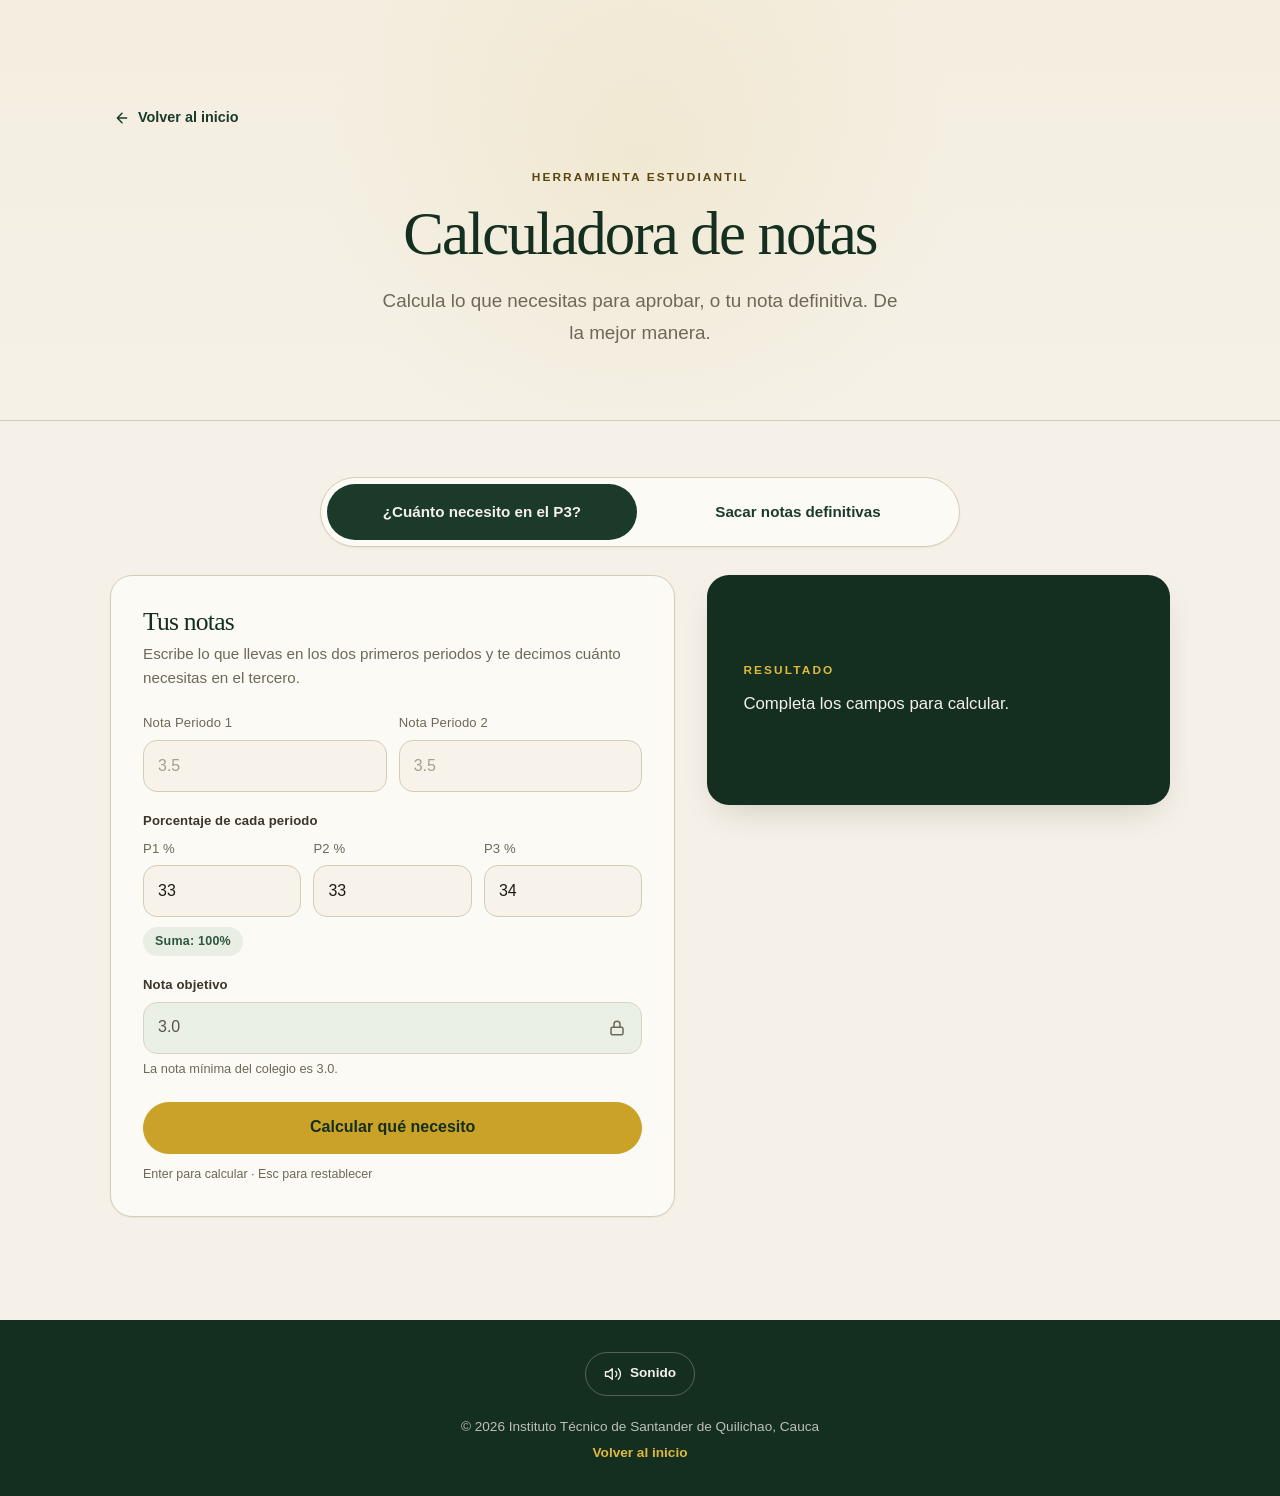
<file: calculadora.html>
<!DOCTYPE html>
<html lang="es-CO">
<head>
<meta charset="UTF-8">
<meta http-equiv="Content-Security-Policy" content="default-src 'self'; script-src 'self'; style-src 'self' https://fonts.googleapis.com; font-src 'self' https://fonts.gstatic.com; img-src 'self' data:; connect-src 'self'; object-src 'none'; base-uri 'self'; form-action 'self'; upgrade-insecure-requests">
<meta name="referrer" content="strict-origin-when-cross-origin">
<meta name="format-detection" content="telephone=no">
<meta name="viewport" content="width=device-width, initial-scale=1.0, viewport-fit=cover">
<title>Calculadora de notas | Instituto Técnico</title>
<meta name="description" content="Calcula cuánto necesitas en el tercer periodo para aprobar o tu nota definitiva. Escala de 0.0 a 5.0, aprueba con 3.0. Instituto Técnico de Santander de Quilichao.">
<meta name="theme-color" content="#142E20">
<meta name="color-scheme" content="light">
<meta name="robots" content="index, follow">
<meta property="og:type" content="website">
<meta property="og:site_name" content="Instituto Técnico">
<meta property="og:title" content="Calculadora de notas | Instituto Técnico">
<meta property="og:description" content="Calcula lo que necesitas para aprobar, o tu nota definitiva. Sin enredos.">
<meta property="og:image" content="assets/images/og-image.jpg">
<meta property="og:url" content="https://institutotecnico.edu.co/calculadora.html">
<meta property="og:locale" content="es_CO">
<link rel="canonical" href="https://institutotecnico.edu.co/calculadora.html">
<link rel="icon" type="image/png" href="assets/images/logo.png">
<link rel="apple-touch-icon" href="assets/images/logo.png">
<link rel="preconnect" href="https://fonts.googleapis.com">
<link rel="preconnect" href="https://fonts.gstatic.com" crossorigin>
<link rel="stylesheet" href="https://fonts.googleapis.com/css2?family=Fraunces:ital,opsz,wght@0,9..144,400..700;1,9..144,400..700&family=Public+Sans:wght@400..700&display=swap">
<link rel="stylesheet" href="assets/css/calculadora.css">
</head>
<body class="is-boot">

<a class="skip-link" href="#main">Saltar al contenido principal</a>

<button type="button" class="nav-fab" data-nav-toggle aria-label="Abrir menú" aria-expanded="false" aria-controls="navDrawer">
  <span class="nav-fab-bars" aria-hidden="true"><span></span><span></span><span></span></span>
</button>

<nav class="nav-drawer" id="navDrawer" data-nav-drawer aria-label="Navegación principal" aria-hidden="true">
  <div class="nav-drawer-inner">
    <div class="nav-drawer-head">
      <a href="index.html" class="brand">
        <img src="assets/images/logo.png" alt="" width="44" height="44" decoding="async">
        <span class="brand-name">Instituto Técnico</span>
      </a>
      <button type="button" class="nav-drawer-close" data-nav-close aria-label="Cerrar menú">
        <svg width="20" height="20" viewBox="0 0 24 24" fill="none" stroke="currentColor" stroke-width="1.8" stroke-linecap="round" aria-hidden="true"><path d="M18 6 6 18M6 6l12 12"/></svg>
      </button>
    </div>
    <ul class="nav-drawer-menu">
      <li><a href="index.html">Inicio</a></li>
      <li><a href="index.html#nosotros">Nosotros</a></li>
      <li><a href="index.html#sedes">Sedes</a></li>
      <li><a href="index.html#accesos">Accesos</a></li>
      <li><a href="index.html#noticias">Noticias</a></li>
      <li><a href="index.html#galeria">Galería</a></li>
      <li><a href="index.html#contacto">Contacto</a></li>
    </ul>
    <div class="nav-drawer-footer">
      <button type="button" class="pref-toggle" data-sound-toggle aria-pressed="true" aria-label="Alternar sonido">
        <svg class="pref-ic-on" width="18" height="18" viewBox="0 0 24 24" fill="none" stroke="currentColor" stroke-width="1.8" stroke-linecap="round" stroke-linejoin="round" aria-hidden="true"><polygon points="11 5 6 9 2 9 2 15 6 15 11 19 11 5"/><path d="M15.54 8.46a5 5 0 0 1 0 7.07"/><path d="M19.07 4.93a10 10 0 0 1 0 14.14"/></svg>
        <svg class="pref-ic-off" width="18" height="18" viewBox="0 0 24 24" fill="none" stroke="currentColor" stroke-width="1.8" stroke-linecap="round" stroke-linejoin="round" aria-hidden="true"><polygon points="11 5 6 9 2 9 2 15 6 15 11 19 11 5"/><path d="M23 9l-6 6M17 9l6 6"/></svg>
        <span>Sonido</span>
      </button>
      <a href="index.html" class="btn btn-primary">Volver al inicio</a>
    </div>
  </div>
</nav>
<button type="button" class="nav-backdrop" data-nav-backdrop aria-label="Cerrar menú" tabindex="-1"></button>

<main id="main">

  <noscript>
    <div class="container noscript-wrap">
      <p class="noscript-box">
        <strong>Activa JavaScript en tu navegador</strong> para usar la calculadora de notas. Si no sabes cómo, pide ayuda al área de sistemas del colegio.
      </p>
    </div>
  </noscript>

  <section class="hero" aria-labelledby="hero-title">
    <div class="container">
      <div class="hero-bar">
        <a href="index.html" class="back-link">
          <svg width="16" height="16" viewBox="0 0 24 24" fill="none" stroke="currentColor" stroke-width="2.2" stroke-linecap="round" stroke-linejoin="round" aria-hidden="true"><path d="M19 12H5M12 19l-7-7 7-7"/></svg>
          Volver al inicio
        </a>
      </div>
      <p class="hero-eyebrow">Herramienta estudiantil</p>
      <h1 class="hero-title" id="hero-title">Calculadora de notas</h1>
      <p class="hero-sub">Calcula lo que necesitas para aprobar, o tu nota definitiva. De la mejor manera.</p>
    </div>
  </section>

  <section class="tool" aria-label="Herramienta de cálculo">
    <div class="container">

      <div class="tabs" role="tablist" aria-label="Modo de cálculo">
        <button type="button" class="tab" role="tab" id="tab-m1" data-tab="m1" aria-selected="true" aria-controls="panel-m1">¿Cuánto necesito en el P3?</button>
        <button type="button" class="tab" role="tab" id="tab-m2" data-tab="m2" aria-selected="false" aria-controls="panel-m2" tabindex="-1">Sacar notas definitivas</button>
      </div>

      <div class="panel" id="panel-m1" role="tabpanel" aria-labelledby="tab-m1">
        <div class="calc-grid">
          <form class="card" id="m1Form" novalidate autocomplete="off">
            <h2 class="card-title">Tus notas</h2>
            <p class="card-desc">Escribe lo que llevas en los dos primeros periodos y te decimos cuánto necesitas en el tercero.</p>

            <div class="row two">
              <div class="field">
                <label for="m1-p1">Nota Periodo 1</label>
                <input type="text" id="m1-p1" maxlength="6" data-m1="p1" inputmode="decimal" pattern="[0-9]*[.,]?[0-9]*" placeholder="3.5" aria-invalid="false">
              </div>
              <div class="field">
                <label for="m1-p2">Nota Periodo 2</label>
                <input type="text" id="m1-p2" maxlength="6" data-m1="p2" inputmode="decimal" pattern="[0-9]*[.,]?[0-9]*" placeholder="3.5" aria-invalid="false">
              </div>
            </div>

            <fieldset class="fieldset">
              <legend class="legend">Porcentaje de cada periodo</legend>
              <div class="row three">
                <div class="field">
                  <label for="m1-pct1">P1 %</label>
                  <input type="text" id="m1-pct1" maxlength="6" data-m1="pct1" inputmode="decimal" pattern="[0-9]*[.,]?[0-9]*" aria-invalid="false">
                </div>
                <div class="field">
                  <label for="m1-pct2">P2 %</label>
                  <input type="text" id="m1-pct2" maxlength="6" data-m1="pct2" inputmode="decimal" pattern="[0-9]*[.,]?[0-9]*" aria-invalid="false">
                </div>
                <div class="field">
                  <label for="m1-pct3">P3 %</label>
                  <input type="text" id="m1-pct3" maxlength="6" data-m1="pct3" inputmode="decimal" pattern="[0-9]*[.,]?[0-9]*" aria-invalid="false">
                </div>
              </div>
              <span class="chip is-ok" id="m1Sum">Suma: 100%</span>
            </fieldset>

            <div class="field">
              <label for="m1-obj">Nota objetivo</label>
              <div class="input-wrap">
                <input type="text" id="m1-obj" maxlength="6" data-m1="obj" value="3.0" readonly aria-readonly="true" inputmode="decimal" pattern="[0-9]*[.,]?[0-9]*" aria-invalid="false" aria-describedby="m1ObjHelp">
                <svg class="lock-icon" width="18" height="18" viewBox="0 0 24 24" fill="none" stroke="currentColor" stroke-width="2" stroke-linecap="round" stroke-linejoin="round" aria-hidden="true"><rect x="4" y="11" width="16" height="10" rx="2"/><path d="M8 11V7a4 4 0 0 1 8 0v4"/></svg>
              </div>
              <small class="field-hint" id="m1ObjHelp">La nota mínima del colegio es 3.0.</small>
            </div>

            <div class="actions">
              <button type="submit" class="btn btn-gold">Calcular qué necesito</button>
              <button type="button" class="btn btn-ghost" id="m1Reset" hidden>Restablecer valores</button>
            </div>
            <p class="kbd-hint">Enter para calcular · Esc para restablecer</p>
          </form>

          <div class="result-col">
            <div class="result" id="m1Result" role="status" aria-live="polite"></div>
            <div class="extras" data-extras="m1" hidden>
              <button type="button" class="btn btn-outline btn-share" data-share hidden><svg width="18" height="18" viewBox="0 0 24 24" fill="none" stroke="currentColor" stroke-width="1.8" stroke-linecap="round" stroke-linejoin="round" aria-hidden="true"><circle cx="18" cy="5" r="3"/><circle cx="6" cy="12" r="3"/><circle cx="18" cy="19" r="3"/><path d="M8.6 10.5l6.8-4M8.6 13.5l6.8 4"/></svg> Compartir resultado</button>
              <section class="history" data-history hidden aria-label="Últimos cálculos">
                <div class="history-head">
                  <h3 class="history-title">Últimos cálculos</h3>
                  <button type="button" class="link-btn" data-history-clear>Limpiar historial</button>
                </div>
                <ul class="history-list" data-history-list></ul>
              </section>
            </div>
          </div>
        </div>
      </div>

      <div class="panel" id="panel-m2" role="tabpanel" aria-labelledby="tab-m2" hidden>
        <div class="calc-grid">
          <form class="card" id="m2Form" novalidate autocomplete="off">
            <h2 class="card-title">Tus notas</h2>

            <div class="switch-row" id="m2SwitchRow">
              <input type="checkbox" id="m2Switch" class="switch" role="switch" aria-describedby="m2SwitchHelp">
              <label for="m2Switch" class="switch-label"><span class="switch-track" aria-hidden="true"><span class="switch-knob"></span></span><span>Usar porcentajes por nota</span></label>
            </div>
            <p class="card-desc" id="m2SwitchHelp"></p>

            <ul class="note-list" id="m2List"></ul>
            <span class="chip is-ok" id="m2Sum" hidden>Suma de porcentajes: 0%</span>

            <button type="button" class="btn btn-dashed" id="m2Add"><svg width="18" height="18" viewBox="0 0 24 24" fill="none" stroke="currentColor" stroke-width="1.8" stroke-linecap="round" stroke-linejoin="round" aria-hidden="true"><path d="M12 5v14M5 12h14"/></svg>Añadir otra nota</button>

            <div class="actions">
              <button type="submit" class="btn btn-gold">Calcular nota definitiva</button>
              <button type="button" class="btn btn-ghost" id="m2Reset">Restablecer</button>
            </div>
            <p class="kbd-hint">Enter para calcular · Esc para restablecer</p>
          </form>

          <div class="result-col">
            <div class="result" id="m2Result" role="status" aria-live="polite"></div>
            <div class="extras" data-extras="m2" hidden>
              <button type="button" class="btn btn-outline btn-share" data-share hidden><svg width="18" height="18" viewBox="0 0 24 24" fill="none" stroke="currentColor" stroke-width="1.8" stroke-linecap="round" stroke-linejoin="round" aria-hidden="true"><circle cx="18" cy="5" r="3"/><circle cx="6" cy="12" r="3"/><circle cx="18" cy="19" r="3"/><path d="M8.6 10.5l6.8-4M8.6 13.5l6.8 4"/></svg> Compartir resultado</button>
              <section class="history" data-history hidden aria-label="Últimos cálculos">
                <div class="history-head">
                  <h3 class="history-title">Últimos cálculos</h3>
                  <button type="button" class="link-btn" data-history-clear>Limpiar historial</button>
                </div>
                <ul class="history-list" data-history-list></ul>
              </section>
            </div>
          </div>
        </div>
      </div>

    </div>
  </section>

</main>

<div class="confetti" id="confetti" aria-hidden="true"></div>
<div class="edge-glow" id="edgeGlow" aria-hidden="true"></div>
<div class="toast" id="toast" role="status" aria-live="polite"></div>

<footer class="footer">
  <div class="footer-prefs">
    <button type="button" class="pref-toggle" data-sound-toggle aria-pressed="true" aria-label="Alternar sonido">
        <svg class="pref-ic-on" width="18" height="18" viewBox="0 0 24 24" fill="none" stroke="currentColor" stroke-width="1.8" stroke-linecap="round" stroke-linejoin="round" aria-hidden="true"><polygon points="11 5 6 9 2 9 2 15 6 15 11 19 11 5"/><path d="M15.54 8.46a5 5 0 0 1 0 7.07"/><path d="M19.07 4.93a10 10 0 0 1 0 14.14"/></svg>
        <svg class="pref-ic-off" width="18" height="18" viewBox="0 0 24 24" fill="none" stroke="currentColor" stroke-width="1.8" stroke-linecap="round" stroke-linejoin="round" aria-hidden="true"><polygon points="11 5 6 9 2 9 2 15 6 15 11 19 11 5"/><path d="M23 9l-6 6M17 9l6 6"/></svg>
        <span>Sonido</span>
      </button>
  </div>
  <p>© <span data-current-year>2026</span> Instituto Técnico de Santander de Quilichao, Cauca</p>
  <p><a href="index.html">Volver al inicio</a></p>
</footer>

<script src="assets/js/calculadora.js" defer></script>
</body>
</html>
</file>
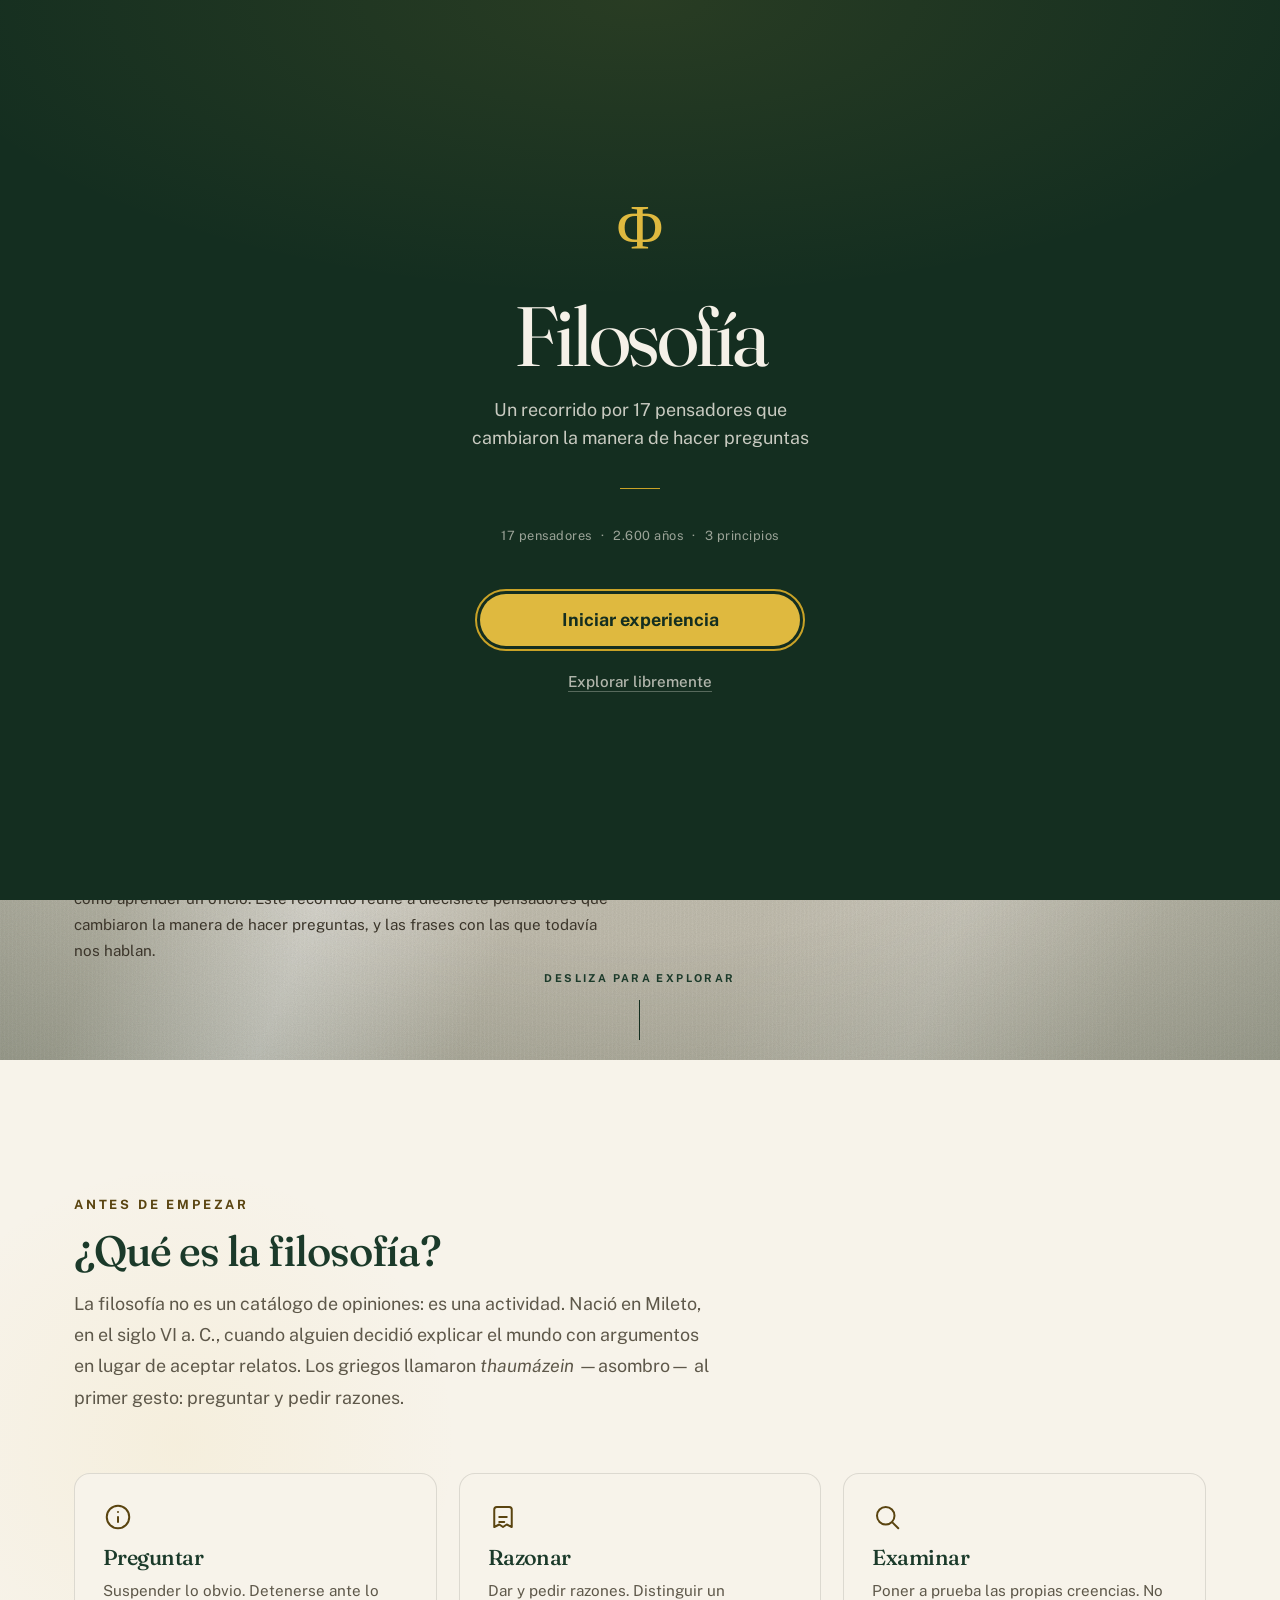
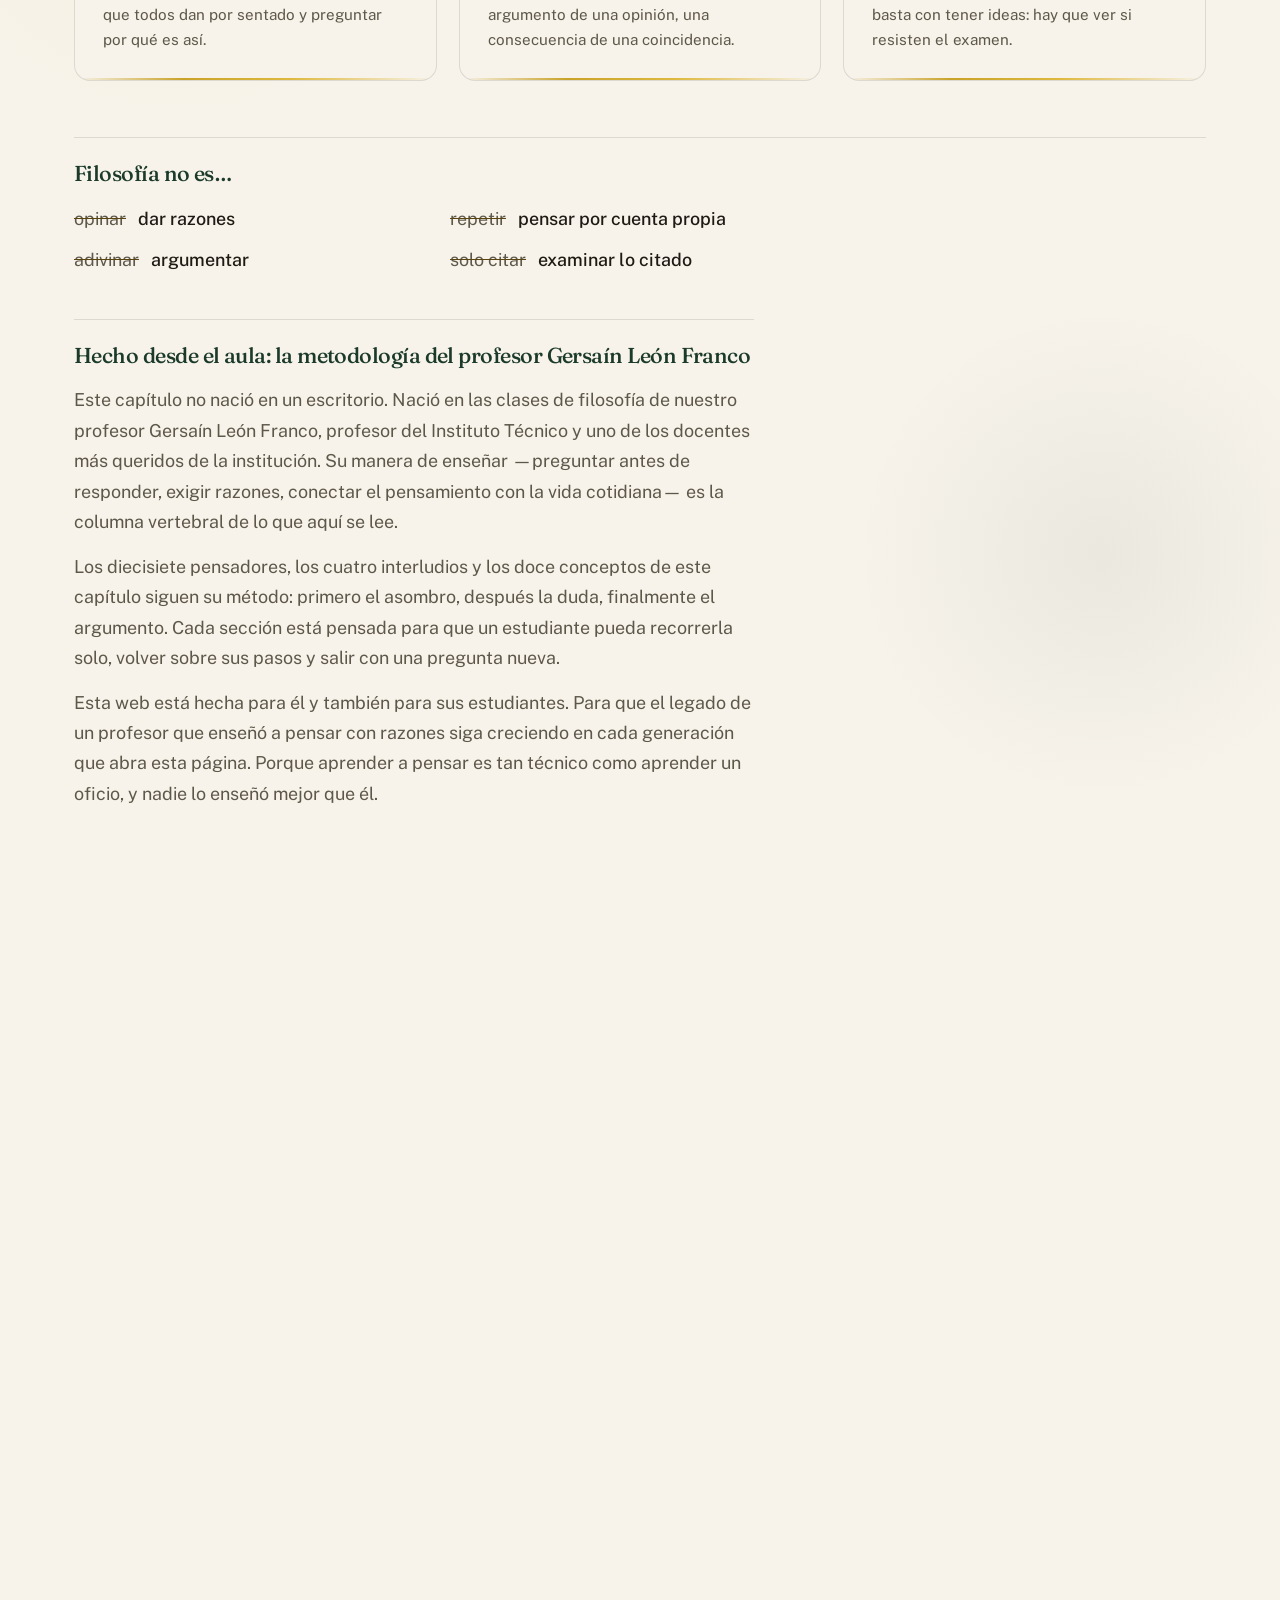
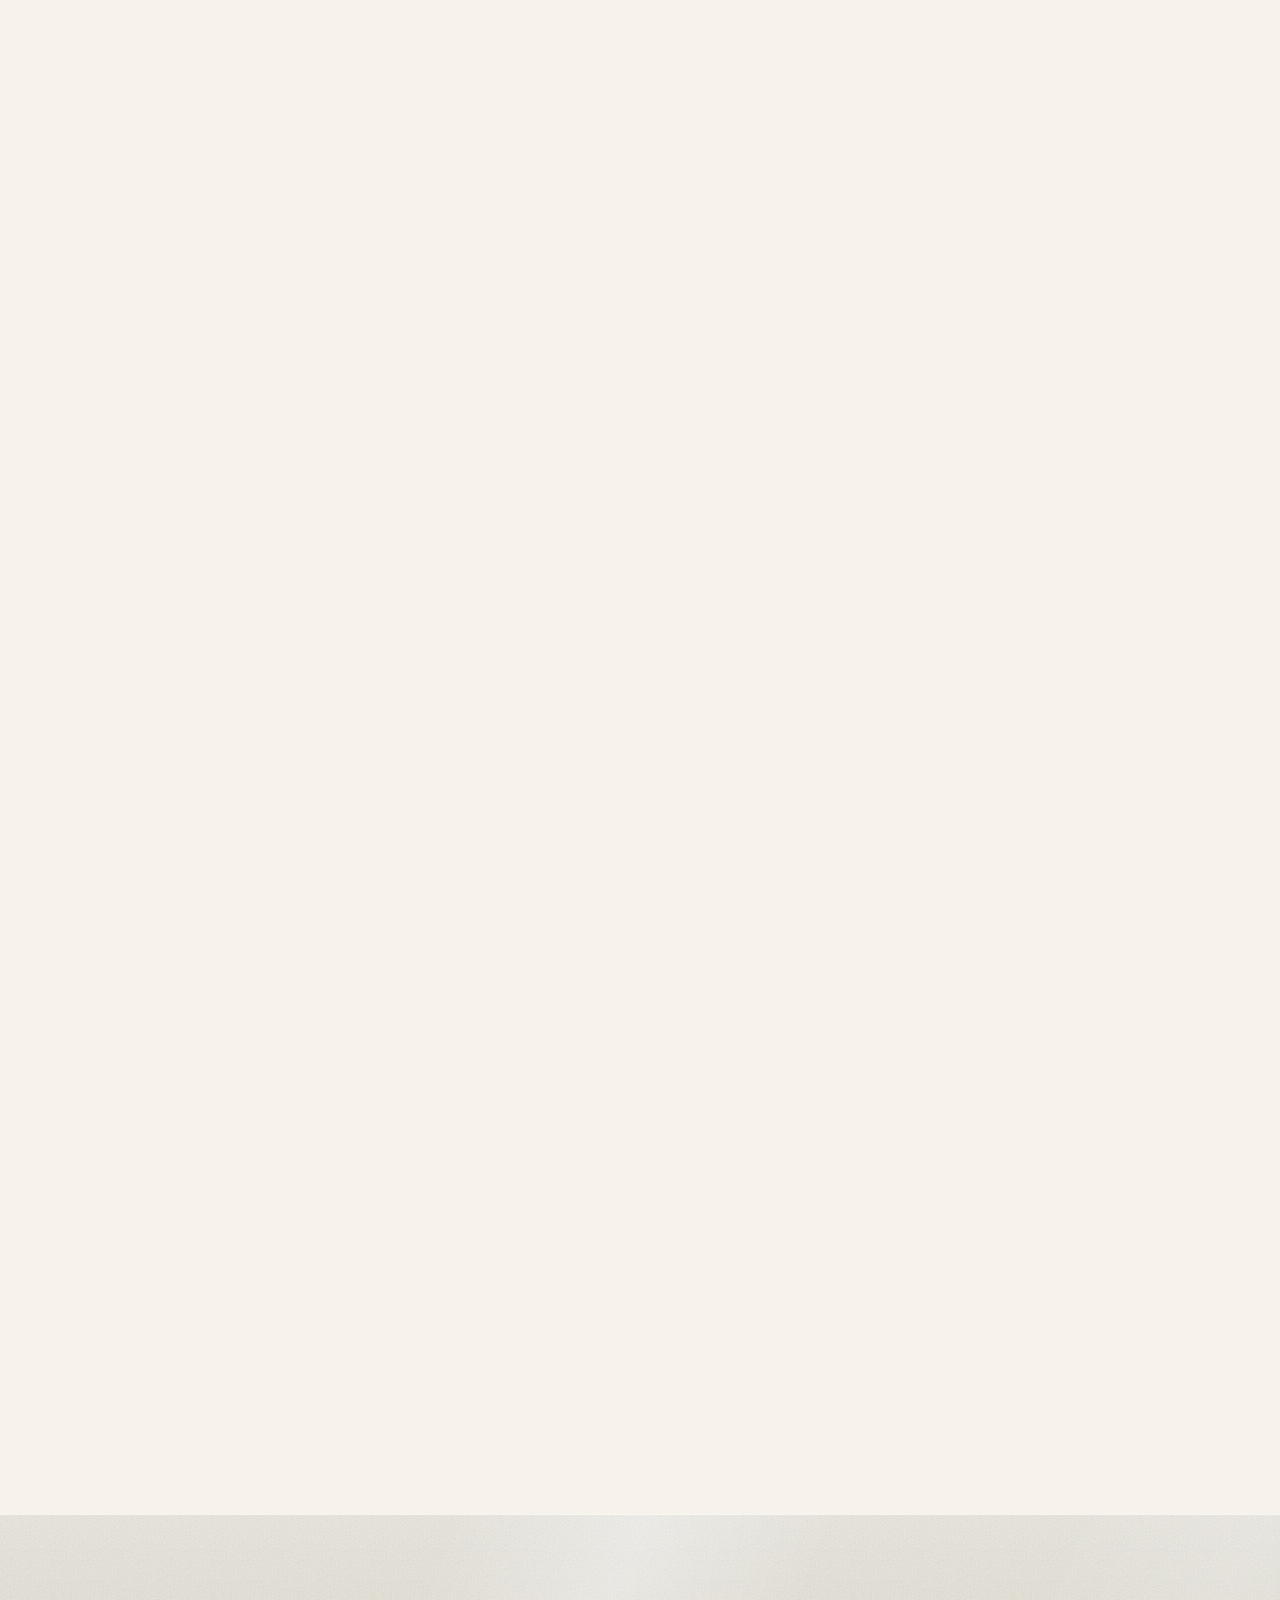
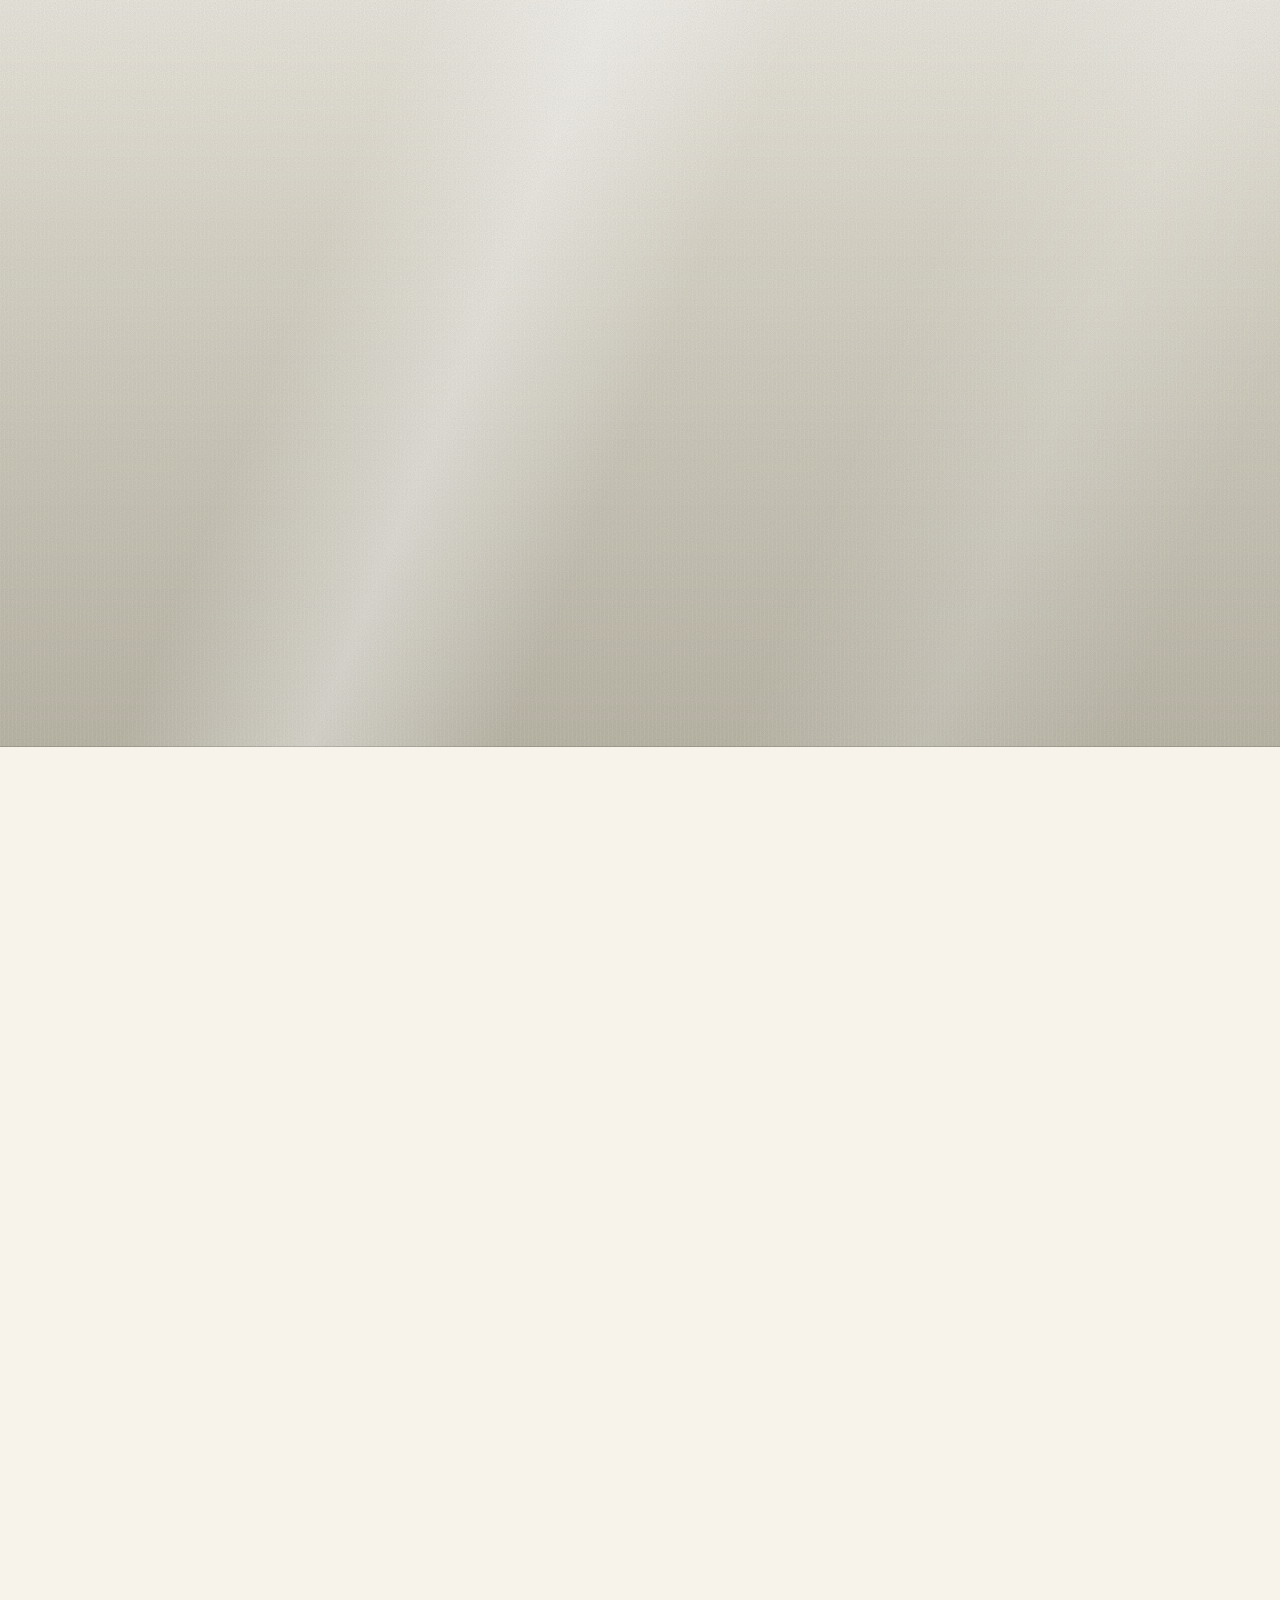
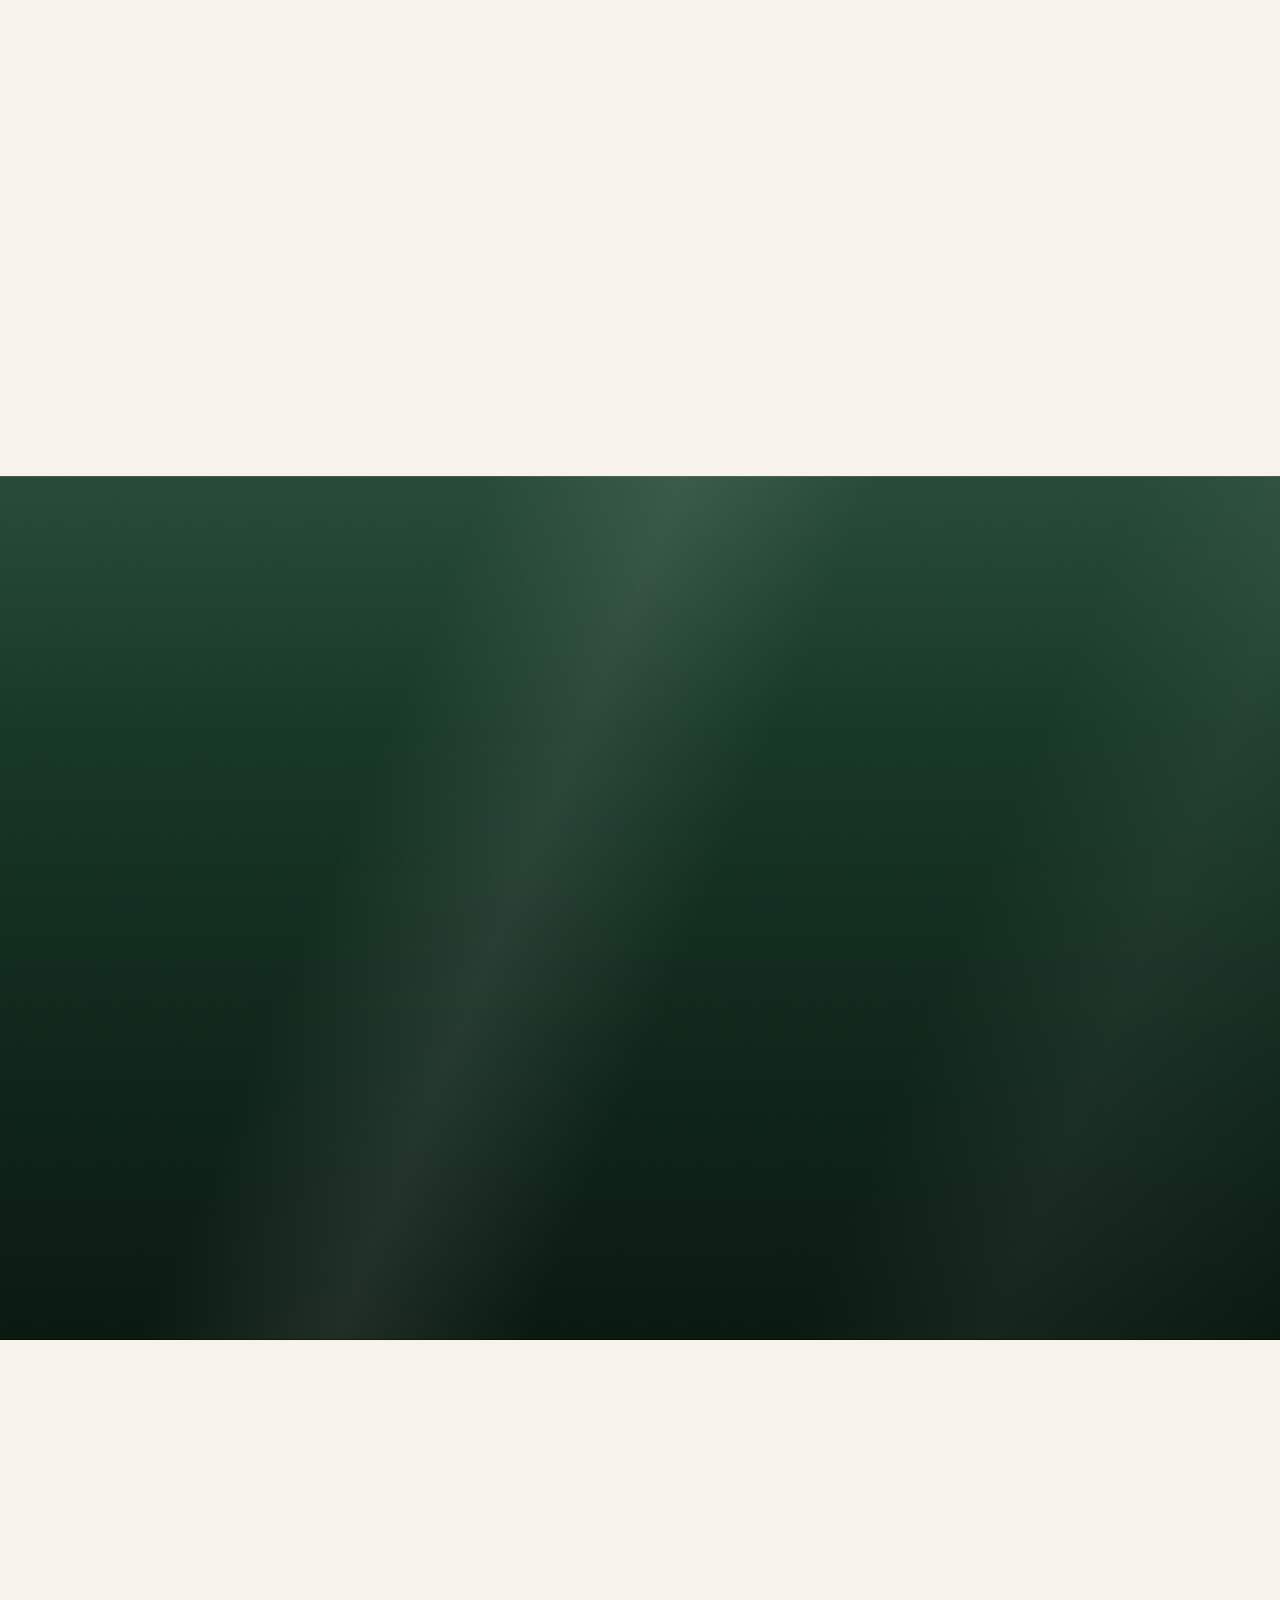
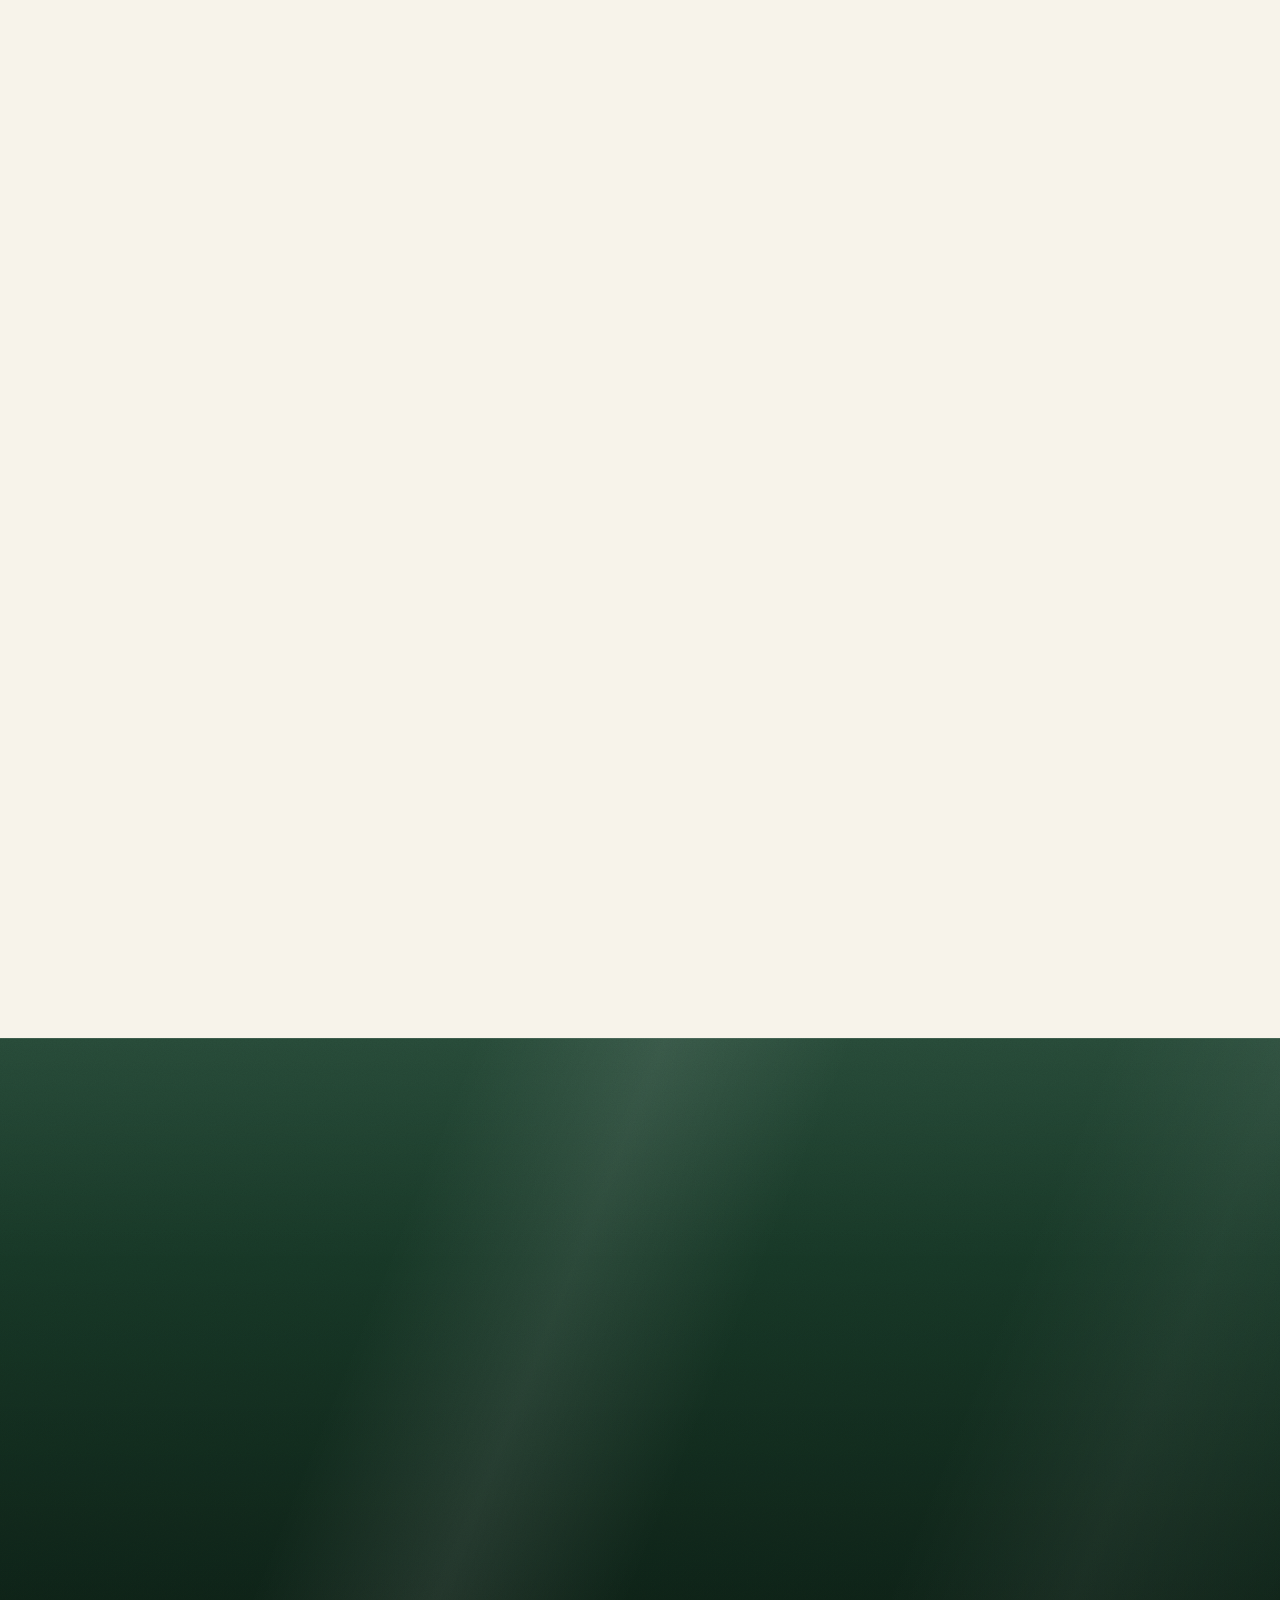
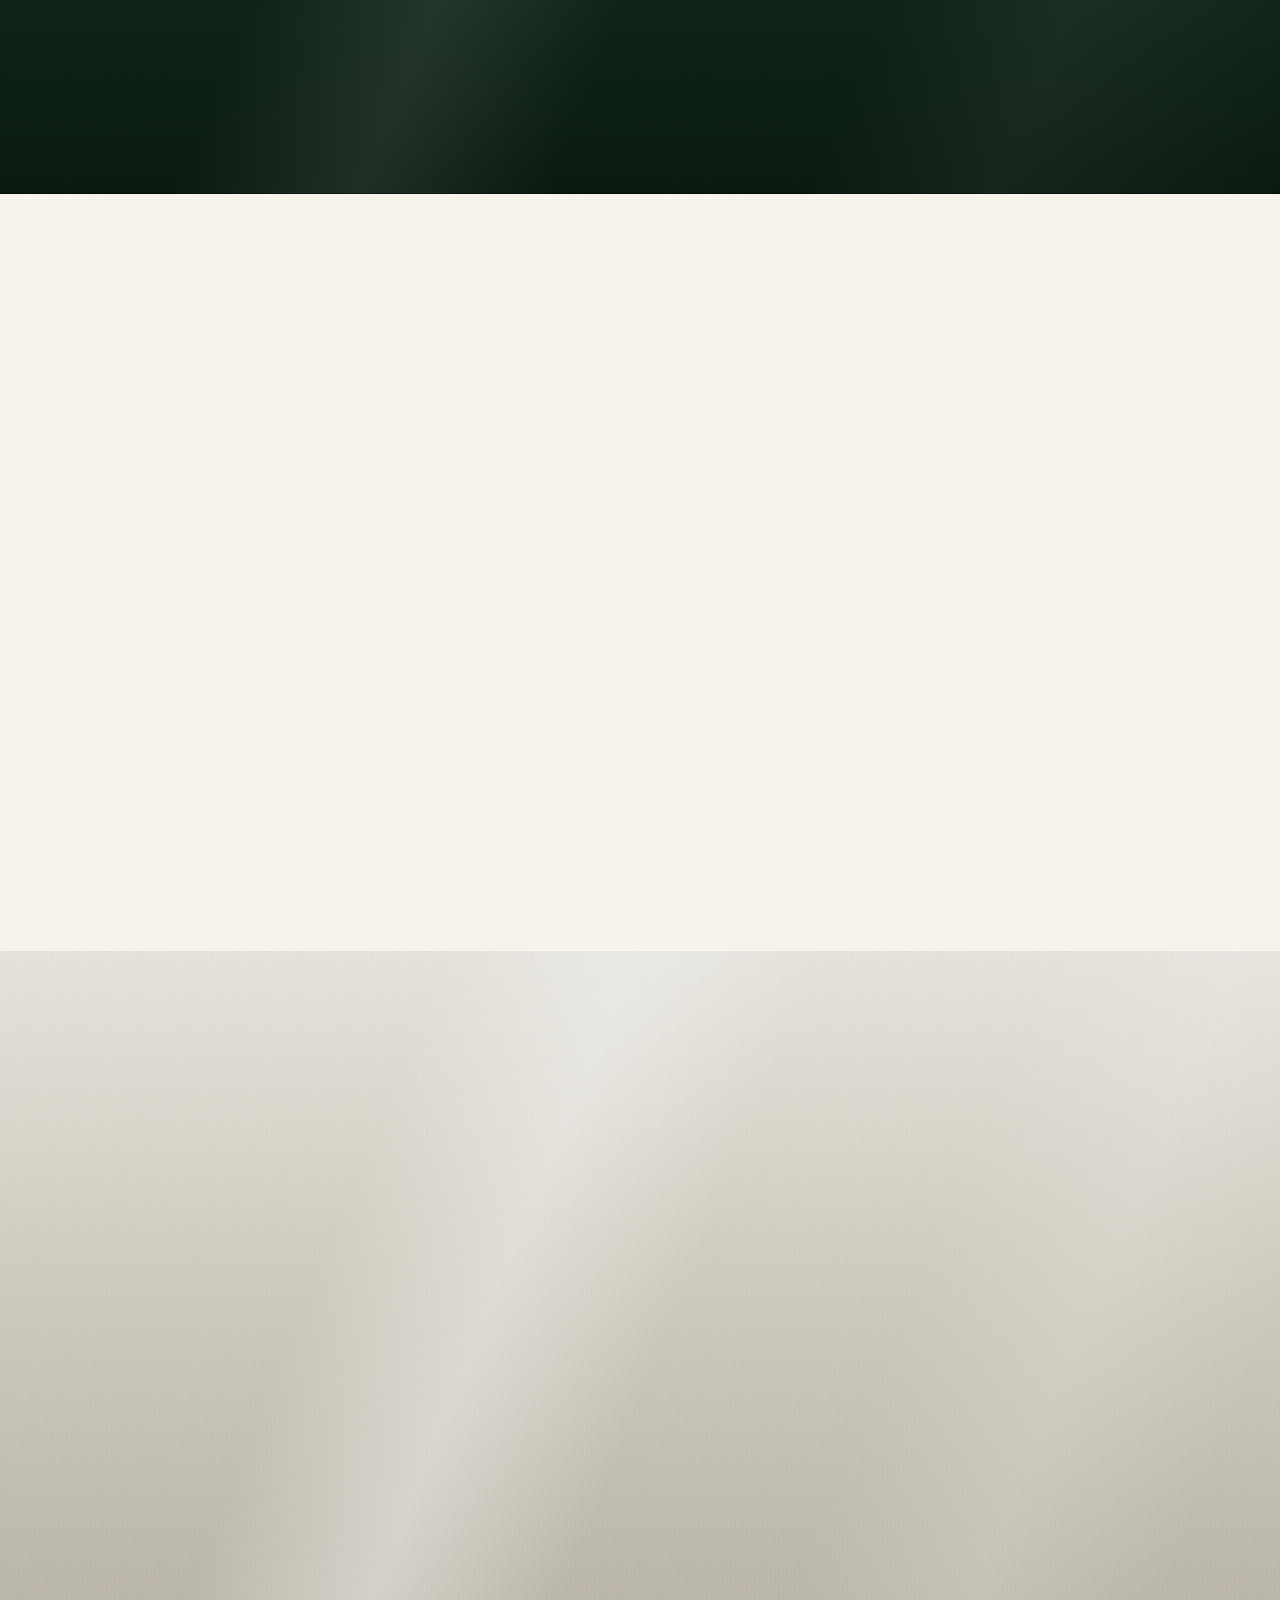
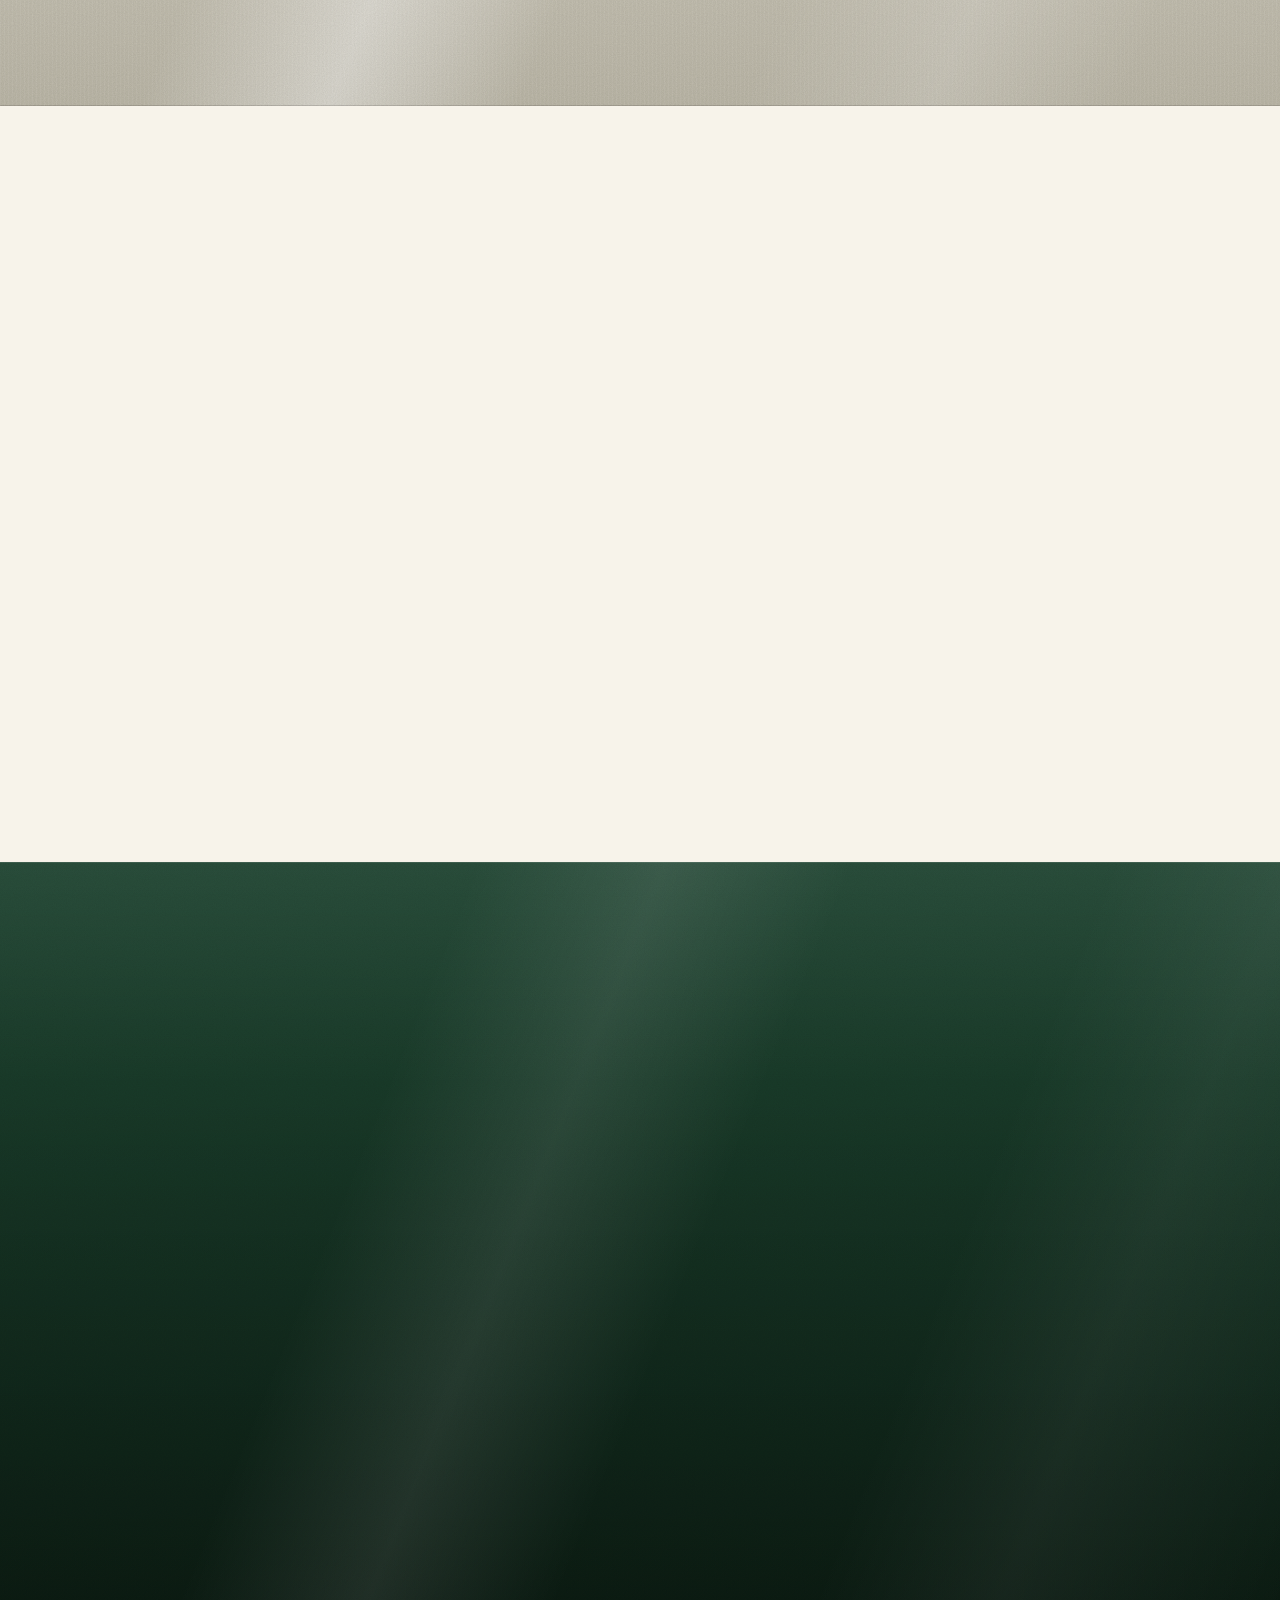
<file: filosofia.html>
<!DOCTYPE html>
<html lang="es">
<head>
<meta charset="utf-8">
<meta name="viewport" content="width=device-width, initial-scale=1, viewport-fit=cover">
<meta name="referrer" content="strict-origin-when-cross-origin">
<meta name="description" content="Capítulo interactivo de Filosofía del Instituto Técnico: 17 pensadores, periodos históricos, interludios conceptuales y una biblioteca de conceptos clave.">
<meta name="theme-color" content="#1B3A2A">
<meta name="color-scheme" content="light">
<meta name="robots" content="index, follow">
<title>Filosofía | Instituto Técnico, Santander de Quilichao</title>
<link rel="canonical" href="https://institutotecnico.edu.co/filosofia.html">
<meta property="og:type" content="article">
<meta property="og:site_name" content="Instituto Técnico">
<meta property="og:title" content="Filosofía | Instituto Técnico, Santander de Quilichao">
<meta property="og:description" content="Pensar con razones: 17 filósofos, conceptos clave y ejercicios.">
<meta property="og:image" content="https://institutotecnico.edu.co/assets/images/og/filosofia.jpg">
<meta property="og:url" content="https://institutotecnico.edu.co/filosofia.html">
<meta property="og:locale" content="es_CO">
<meta name="twitter:card" content="summary_large_image">
<meta name="twitter:title" content="Filosofía | Instituto Técnico, Santander de Quilichao">
<meta name="twitter:description" content="Pensar con razones: 17 filósofos, conceptos clave y ejercicios.">
<meta name="twitter:image" content="https://institutotecnico.edu.co/assets/images/og/filosofia.jpg">
<link rel="icon" href="assets/images/logo.png">
<link rel="apple-touch-icon" href="assets/images/logo.png">
<link rel="preconnect" href="https://fonts.googleapis.com">
<link rel="preconnect" href="https://fonts.gstatic.com" crossorigin>
<link rel="preload" as="style" href="https://fonts.googleapis.com/css2?family=Fraunces:ital,opsz,wght@0,9..144,300..700;1,9..144,300..600&family=Public+Sans:wght@400;500;600;700&display=swap">
<link rel="stylesheet" href="https://fonts.googleapis.com/css2?family=Fraunces:ital,opsz,wght@0,9..144,300..700;1,9..144,300..600&family=Public+Sans:wght@400;500;600;700&display=swap">
<link rel="stylesheet" href="assets/css/filosofia.css">
<script src="assets/js/filosofia.js" defer></script>
</head>
<body>

<div class="intro" data-intro role="dialog" aria-modal="true" aria-labelledby="introTitle" aria-describedby="introSub">
  <div class="intro-inner">
    <span class="intro-mark" aria-hidden="true">Φ</span>
    <h2 class="intro-title" id="introTitle">Filosofía</h2>
    <p class="intro-sub" id="introSub">Un recorrido por 17 pensadores que cambiaron la manera de hacer preguntas</p>
    <span class="intro-rule" aria-hidden="true"></span>
    <ul class="intro-facts" aria-label="Datos del capítulo">
      <li>17 pensadores</li>
      <li>2.600 años</li>
      <li>3 principios</li>
    </ul>
    <div class="intro-actions">
      <button class="intro-start" type="button" data-intro-start>Iniciar experiencia</button>
      <button class="intro-skip" type="button" data-intro-skip>Explorar libremente</button>
    </div>
  </div>
</div>

<a class="skip-link" href="#main">Saltar al contenido</a>

<nav class="nav" data-nav aria-label="Navegación y búsqueda de Filosofía">
  <div class="nav-bar" data-nav-bar>
    <a class="nav-home" data-nav-home href="#filosofia" aria-label="Volver al inicio del capítulo">
      <svg width="14" height="14" viewBox="0 0 24 24" fill="none" stroke="currentColor" stroke-width="2" stroke-linecap="round" aria-hidden="true"><path d="M19 12H5M12 19l-7-7 7-7"/></svg>
      <span class="nav-btn-text">Inicio</span>
    </a>

    <a class="nav-mark" href="#filosofia" data-go="filosofia" aria-label="Inicio del capítulo">
      <span class="nav-mark-symbol">Φ</span>
      <svg class="nav-ring" viewBox="0 0 40 40" aria-hidden="true">
        <circle class="nav-ring-track" cx="20" cy="20" r="18"></circle>
        <circle class="nav-ring-fill" cx="20" cy="20" r="18" data-ring></circle>
      </svg>
    </a>

    <button class="nav-search-trigger" type="button" data-search-trigger aria-label="Buscar">
      <svg class="nav-btn-ic" width="18" height="18" viewBox="0 0 24 24" fill="none" stroke="currentColor" stroke-width="2" stroke-linecap="round" aria-hidden="true"><circle cx="11" cy="11" r="7"/><path d="m21 21-4.3-4.3"/></svg>
      <span class="nav-btn-text">Buscar</span>
    </button>

    <div class="nav-search" data-search role="search">
      <span class="sr" id="filSearchTitle">Buscar en el capítulo</span>
      <div class="nav-search-head">
      <svg class="nav-search-ic" width="16" height="16" viewBox="0 0 24 24" fill="none" stroke="currentColor" stroke-width="2" stroke-linecap="round" aria-hidden="true"><circle cx="11" cy="11" r="7"/><path d="m21 21-4.3-4.3"/></svg>
      <input class="nav-input" type="search" role="combobox" aria-expanded="false" aria-haspopup="listbox" aria-controls="filResults" aria-autocomplete="list" aria-label="Buscar filósofo, concepto o periodo" placeholder="Buscar filósofo, concepto o periodo…" autocomplete="off" autocapitalize="off" spellcheck="false" enterkeyhint="search" data-input>
      <kbd class="nav-kbd" data-kbd aria-hidden="true">Ctrl K</kbd>
      <button class="nav-clear" type="button" data-clear aria-label="Limpiar búsqueda" hidden>
        <svg width="14" height="14" viewBox="0 0 24 24" fill="none" stroke="currentColor" stroke-width="2" stroke-linecap="round" aria-hidden="true"><path d="M18 6 6 18M6 6l12 12"/></svg>
      </button>
      <button class="nav-search-close" type="button" data-search-close aria-label="Cerrar búsqueda">
        <svg width="20" height="20" viewBox="0 0 24 24" fill="none" stroke="currentColor" stroke-width="2" stroke-linecap="round" aria-hidden="true"><path d="M18 6 6 18M6 6l12 12"/></svg>
      </button>
      </div>
      <div class="nav-results" id="filResults" role="listbox" aria-label="Resultados de búsqueda" data-results hidden></div>
    </div>

    <span class="nav-divider" aria-hidden="true"></span>

    <button class="nav-btn" type="button" data-menu-btn aria-expanded="false" aria-controls="filMenu" aria-label="Abrir índice">
      <svg class="nav-btn-ic" width="16" height="16" viewBox="0 0 24 24" fill="none" stroke="currentColor" stroke-width="2" stroke-linecap="round" stroke-linejoin="round" aria-hidden="true"><line x1="8" y1="6" x2="21" y2="6"/><line x1="8" y1="12" x2="21" y2="12"/><line x1="8" y1="18" x2="21" y2="18"/><line x1="3" y1="6" x2="3.01" y2="6"/><line x1="3" y1="12" x2="3.01" y2="12"/><line x1="3" y1="18" x2="3.01" y2="18"/></svg>
      <span class="nav-btn-text">Índice</span>
    </button>

    <button class="nav-btn" type="button" data-concepts-btn aria-expanded="false" aria-controls="conceptos-biblioteca" aria-label="Abrir biblioteca de conceptos">
      <svg class="nav-btn-ic" width="16" height="16" viewBox="0 0 24 24" fill="none" stroke="currentColor" stroke-width="2" stroke-linecap="round" stroke-linejoin="round" aria-hidden="true"><path d="M4 19.5A2.5 2.5 0 0 1 6.5 17H20"/><path d="M6.5 2H20v20H6.5A2.5 2.5 0 0 1 4 19.5v-15A2.5 2.5 0 0 1 6.5 2z"/></svg>
      <span class="nav-btn-text">Conceptos</span>
    </button>

    <a class="nav-exit" href="index.html" aria-label="Salir del capítulo y volver al inicio del sitio">
      <svg class="nav-btn-ic" width="18" height="18" viewBox="0 0 24 24" fill="none" stroke="currentColor" stroke-width="2" stroke-linecap="round" stroke-linejoin="round" aria-hidden="true"><path d="M9 21H5a2 2 0 0 1-2-2V5a2 2 0 0 1 2-2h4"/><polyline points="16 17 21 12 16 7"/><line x1="21" y1="12" x2="9" y2="12"/></svg>
      <span class="nav-btn-text">Salir</span>
    </a>

    <span class="nav-pill" data-pill aria-hidden="true"></span>

    <nav class="nav-menu" id="filMenu" aria-label="Índice editorial" data-menu hidden>
      <div class="nav-menu-head">
        <div class="nav-menu-handle" data-sheet-handle aria-hidden="true"></div>
        <div class="nav-menu-bar">
          <h2 class="nav-menu-title" id="filMenuTitle">Índice</h2>
          <button class="nav-menu-close" type="button" data-menu-close aria-label="Cerrar índice">
            <svg width="20" height="20" viewBox="0 0 24 24" fill="none" stroke="currentColor" stroke-width="2" stroke-linecap="round" aria-hidden="true"><path d="M18 6 6 18M6 6l12 12"/></svg>
          </button>
        </div>
      </div>
      <div class="nav-menu-body" data-menu-body></div>
    </nav>
  </div>
</nav>

<div class="sheet-backdrop" data-sheet-backdrop hidden aria-hidden="true"></div>

<p class="sr" role="status" aria-live="polite" data-status></p>

<main id="main">
  <header class="hero" id="filosofia" data-hero>
    <div class="hero-metal" aria-hidden="true"></div>
    <div class="hero-halo" aria-hidden="true"></div>
    <div class="hero-specular" data-specular aria-hidden="true"></div>
    <canvas class="hero-particles" data-particles aria-hidden="true"></canvas>
    <div class="hero-parallax" data-parallax aria-hidden="true">
      <svg class="hero-constellation" viewBox="0 0 1200 800" preserveAspectRatio="xMidYMid slice" aria-hidden="true">
        <circle class="c-dot" cx="180" cy="220" r="2"></circle>
        <circle class="c-dot" cx="340" cy="140" r="2"></circle>
        <circle class="c-dot" cx="540" cy="260" r="2"></circle>
        <circle class="c-dot" cx="760" cy="180" r="2"></circle>
        <circle class="c-dot" cx="980" cy="300" r="2"></circle>
        <circle class="c-dot c-extra" cx="1060" cy="520" r="2"></circle>
        <circle class="c-dot c-extra" cx="820" cy="600" r="2"></circle>
        <circle class="c-dot c-extra" cx="460" cy="560" r="2"></circle>
        <circle class="c-dot c-extra" cx="240" cy="480" r="2"></circle>
        <line class="c-line" x1="180" y1="220" x2="340" y2="140"></line>
        <line class="c-line" x1="340" y1="140" x2="540" y2="260"></line>
        <line class="c-line" x1="540" y1="260" x2="760" y2="180"></line>
        <line class="c-line" x1="760" y1="180" x2="980" y2="300"></line>
        <line class="c-line c-extra" x1="980" y1="300" x2="1060" y2="520"></line>
        <line class="c-line c-extra" x1="1060" y1="520" x2="820" y2="600"></line>
        <line class="c-line c-extra" x1="820" y1="600" x2="460" y2="560"></line>
        <line class="c-line c-extra" x1="460" y1="560" x2="240" y2="480"></line>
        <line class="c-line c-extra" x1="240" y1="480" x2="180" y2="220"></line>
        <line class="c-line c-close" x1="980" y1="300" x2="180" y2="220"></line>
      </svg>
    </div>
    <div class="hero-vignette" aria-hidden="true"></div>

    <div class="hero-inner">
      <div class="hero-content">
        <h1 class="hero-title" id="fil-title" aria-label="Filosofía: pensar con razones">
          <span class="hero-title-main" data-split-word aria-hidden="true">Filosofía</span>
          <span class="hero-title-sub" aria-hidden="true">pensar con razones</span>
        </h1>
        <p class="hero-lead" data-split-words>Hace más de dos mil seiscientos años, alguien dejó de explicar el mundo con relatos y empezó a pedirle razones.</p>

        <ul class="hero-facts" aria-label="Datos del capítulo">
          <li>
            <span class="hero-fact-num" data-count="17">17</span>
            <span class="hero-fact-label">pensadores</span>
          </li>
          <li>
            <span class="hero-fact-num" data-count="2600">2.600</span>
            <span class="hero-fact-label">años de preguntas</span>
          </li>
          <li>
            <span class="hero-fact-num" data-count="3">3</span>
            <span class="hero-fact-label">principios</span>
          </li>
        </ul>

        <ul class="hero-principles" aria-label="Tres principios">
          <li class="hero-principle" id="principio-asombro" style="--ci:0">
            <span class="hero-principle-num" aria-hidden="true">01</span>
            <h3 class="hero-principle-title">Asombro</h3>
            <p class="hero-principle-text">Toda pregunta empieza por admitir que algo no es tan evidente como parecía.</p>
            <span class="hero-principle-line" aria-hidden="true"></span>
          </li>
          <li class="hero-principle" id="principio-duda" style="--ci:1">
            <span class="hero-principle-num" aria-hidden="true">02</span>
            <h3 class="hero-principle-title">Duda</h3>
            <p class="hero-principle-text">Examinar lo que damos por cierto es la forma más exigente de respetar la verdad.</p>
            <span class="hero-principle-line" aria-hidden="true"></span>
          </li>
          <li class="hero-principle" id="principio-argumento" style="--ci:2">
            <span class="hero-principle-num" aria-hidden="true">03</span>
            <h3 class="hero-principle-title">Argumento</h3>
            <p class="hero-principle-text">Una idea vale por las razones que es capaz de dar de sí misma.</p>
            <span class="hero-principle-line" aria-hidden="true"></span>
          </li>
        </ul>

        <p class="hero-why">En el Instituto Técnico creemos que aprender a pensar es tan técnico como aprender un oficio. Este recorrido reúne a diecisiete pensadores que cambiaron la manera de hacer preguntas, y las frases con las que todavía nos hablan.</p>
      </div>
    </div>

    <a class="hero-scroll" href="#que-es-filosofia" data-go="que-es-filosofia" aria-label="Desliza para explorar el contenido">
      <span class="hero-scroll-text">Desliza para explorar</span>
      <span class="hero-scroll-line" aria-hidden="true"></span>
    </a>
  </header>

  <section class="section filosofia-intro" id="que-es-filosofia" aria-labelledby="que-es-t">
    <div class="wrap">
      <div class="section-head">
        <span class="section-eyebrow">Antes de empezar</span>
        <h2 class="section-title" id="que-es-t">¿Qué es la filosofía?</h2>
        <p class="section-desc">La filosofía no es un catálogo de opiniones: es una actividad. Nació en Mileto, en el siglo VI a. C., cuando alguien decidió explicar el mundo con argumentos en lugar de aceptar relatos. Los griegos llamaron <em>thaumázein</em> —asombro— al primer gesto: preguntar y pedir razones.</p>
      </div>

      <ul class="filosofia-rasgos" aria-label="Tres rasgos de la filosofía">
        <li class="filosofia-rasgo" style="--di:0">
          <svg viewBox="0 0 24 24" fill="none" stroke="currentColor" stroke-linecap="round" stroke-linejoin="round" aria-hidden="true"><circle cx="12" cy="12" r="9"/><path d="M12 8v.01M12 12v4"/></svg>
          <h3>Preguntar</h3>
          <p>Suspender lo obvio. Detenerse ante lo que todos dan por sentado y preguntar por qué es así.</p>
          <span class="filosofia-rasgo-line" aria-hidden="true"></span>
        </li>
        <li class="filosofia-rasgo" style="--di:1">
          <svg viewBox="0 0 24 24" fill="none" stroke="currentColor" stroke-linecap="round" stroke-linejoin="round" aria-hidden="true"><path d="M9 12h6M9 16h4M7 4h10a2 2 0 0 1 2 2v14l-4-2-3 2-3-2-4 2V6a2 2 0 0 1 2-2z"/></svg>
          <h3>Razonar</h3>
          <p>Dar y pedir razones. Distinguir un argumento de una opinión, una consecuencia de una coincidencia.</p>
          <span class="filosofia-rasgo-line" aria-hidden="true"></span>
        </li>
        <li class="filosofia-rasgo" style="--di:2">
          <svg viewBox="0 0 24 24" fill="none" stroke="currentColor" stroke-linecap="round" stroke-linejoin="round" aria-hidden="true"><circle cx="11" cy="11" r="7"/><path d="m21 21-4.3-4.3"/></svg>
          <h3>Examinar</h3>
          <p>Poner a prueba las propias creencias. No basta con tener ideas: hay que ver si resisten el examen.</p>
          <span class="filosofia-rasgo-line" aria-hidden="true"></span>
        </li>
      </ul>

      <div class="filosofia-noes">
        <h3>Filosofía no es…</h3>
        <ul>
          <li><s>opinar</s> <span>dar razones</span></li>
          <li><s>repetir</s> <span>pensar por cuenta propia</span></li>
          <li><s>adivinar</s> <span>argumentar</span></li>
          <li><s>solo citar</s> <span>examinar lo citado</span></li>
        </ul>
      </div>

      <div class="filosofia-porque" role="group" aria-labelledby="gersain-t">
        <h3 id="gersain-t">Hecho desde el aula: la metodología del profesor Gersaín León Franco</h3>
        <p>Este capítulo no nació en un escritorio. Nació en las clases de filosofía de nuestro profesor Gersaín León Franco, profesor del Instituto Técnico y uno de los docentes más queridos de la institución. Su manera de enseñar —preguntar antes de responder, exigir razones, conectar el pensamiento con la vida cotidiana— es la columna vertebral de lo que aquí se lee.</p>
        <p>Los diecisiete pensadores, los cuatro interludios y los doce conceptos de este capítulo siguen su método: primero el asombro, después la duda, finalmente el argumento. Cada sección está pensada para que un estudiante pueda recorrerla solo, volver sobre sus pasos y salir con una pregunta nueva.</p>
        <p>Esta web está hecha para él y también para sus estudiantes. Para que el legado de un profesor que enseñó a pensar con razones siga creciendo en cada generación que abra esta página. Porque aprender a pensar es tan técnico como aprender un oficio, y nadie lo enseñó mejor que él.</p>
      </div>

    </div>
  </section>

  <section class="section presocraticos" id="presocraticos" aria-labelledby="pre-t">
    <div class="wrap">
      <div class="section-head">
        <span class="section-eyebrow">Antes de Sócrates</span>
        <h2 class="section-title" id="pre-t">Los presocráticos: cuando la pregunta se hizo naturaleza</h2>
        <p class="section-desc">Entre los siglos VII y V a. C., en las costas de Jonia y en el sur de Italia, un grupo de pensadores buscó el principio de todas las cosas sin acudir a los dioses. Sus respuestas sorprenden menos que su método: observar, comparar y dar razones.</p>
      </div>
      <div class="pre-wrap">
        <div class="presocraticos-grid" id="preGrid" data-pre-grid aria-label="Presocráticos"></div>
        <noscript>
          <div class="noscript-content">
            <article class="pre-card" id="tales-de-mileto">
              <figure class="pre-photo" data-initials="TM"><img src="assets/images/filosofos/tales-de-mileto.png" alt="Busto de Tales de Mileto" width="400" height="500" loading="lazy" decoding="async"></figure>
              <div class="pre-info">
                <span class="pre-num">01</span>
                <h3 class="pre-name">Tales de Mileto</h3>
                <span class="pre-sub">c. 624–546 a. C. · Mileto · El agua</span>
                <blockquote class="pre-quote"><p>Todo está lleno de dioses.</p></blockquote>
                <p class="pre-desc">Se le considera el primer filósofo: buscó el origen de todo en una sola sustancia natural, el agua, sin recurrir al mito. Importa más su gesto que su respuesta, porque explicó la naturaleza con razones. Se le atribuye haber anunciado el eclipse del 585 a. C.</p>
              </div>
            </article>
            <article class="pre-card" id="anaximandro-de-mileto">
              <figure class="pre-photo" data-initials="AM"><img src="assets/images/filosofos/anaximandro-de-mileto.png" alt="Busto de Anaximandro de Mileto" width="400" height="500" loading="lazy" decoding="async"></figure>
              <div class="pre-info">
                <span class="pre-num">02</span>
                <h3 class="pre-name">Anaximandro de Mileto</h3>
                <span class="pre-sub">c. 610–546 a. C. · Mileto · El ápeiron</span>
                <blockquote class="pre-quote"><p>El principio de los seres es lo ilimitado.</p></blockquote>
                <p class="pre-desc">Discípulo de Tales, pensó que el origen no podía ser un elemento concreto sino el ápeiron, lo indeterminado, del que nacen y al que regresan los opuestos. Trazó uno de los primeros mapas del mundo y concibió la Tierra suspendida sin apoyo.</p>
              </div>
            </article>
            <article class="pre-card" id="anaximenes-de-mileto">
              <figure class="pre-photo" data-initials="AM"><img src="assets/images/filosofos/anaximenes-de-mileto.png" alt="Busto de Anaxímenes de Mileto" width="400" height="500" loading="lazy" decoding="async"></figure>
              <div class="pre-info">
                <span class="pre-num">03</span>
                <h3 class="pre-name">Anaxímenes de Mileto</h3>
                <span class="pre-sub">c. 585–524 a. C. · Mileto · El aire</span>
                <blockquote class="pre-quote"><p>Así como el alma, que es aire, nos sostiene, el aliento envuelve todo el cosmos.</p></blockquote>
                <p class="pre-desc">Eligió el aire como principio y explicó la variedad del mundo por rarefacción y condensación: enrarecido se vuelve fuego; condensado, viento, nube, agua y piedra. Fue el primero en explicar las diferencias cualitativas mediante cambios de cantidad.</p>
              </div>
            </article>
            <article class="pre-card" id="heraclito-de-efeso">
              <figure class="pre-photo" data-initials="HÉ"><img src="assets/images/filosofos/heraclito-de-efeso.png" alt="Busto de Heráclito de Éfeso" width="400" height="500" loading="lazy" decoding="async"></figure>
              <div class="pre-info">
                <span class="pre-num">04</span>
                <h3 class="pre-name">Heráclito de Éfeso</h3>
                <span class="pre-sub">c. 540–480 a. C. · Éfeso · El devenir</span>
                <blockquote class="pre-quote"><p>No es posible bañarse dos veces en el mismo río.</p></blockquote>
                <p class="pre-desc">Vio en el cambio constante la ley del mundo y en la tensión entre opuestos su armonía oculta. Llamó logos a la razón común que ordena todo, aunque casi nadie la escuche. Su estilo oracular le valió el apodo de «el Oscuro».</p>
              </div>
            </article>
            <article class="pre-card" id="parmenides-de-elea">
              <figure class="pre-photo" data-initials="PE"><img src="assets/images/filosofos/parmenides-de-elea.png" alt="Busto de Parménides de Elea" width="400" height="500" loading="lazy" decoding="async"></figure>
              <div class="pre-info">
                <span class="pre-num">05</span>
                <h3 class="pre-name">Parménides de Elea</h3>
                <span class="pre-sub">c. 515–450 a. C. · Elea · El ser</span>
                <blockquote class="pre-quote"><p>El ser es, y el no ser no es.</p></blockquote>
                <p class="pre-desc">Sostuvo que solo lo que es puede pensarse: nada surge de la nada ni deja de ser, y el cambio es apariencia. Su poema separó la vía de la verdad de la vía de la opinión y fundó la ontología, el estudio del ser.</p>
              </div>
            </article>
            <article class="pre-card" id="democrito-de-abdera">
              <figure class="pre-photo" data-initials="DA"><img src="assets/images/filosofos/democrito-de-abdera.png" alt="Busto de Demócrito de Abdera" width="400" height="500" loading="lazy" decoding="async"></figure>
              <div class="pre-info">
                <span class="pre-num">06</span>
                <h3 class="pre-name">Demócrito de Abdera</h3>
                <span class="pre-sub">c. 460–370 a. C. · Abdera · El átomo</span>
                <blockquote class="pre-quote"><p>Por convención existe lo dulce y lo amargo; en realidad, solo átomos y vacío.</p></blockquote>
                <p class="pre-desc">Junto con Leucipo explicó la realidad como átomos indivisibles que se mueven en el vacío. Sin finalidad ni intervención divina, color y sabor serían efectos de nuestra percepción. Intuyó sin laboratorio la idea que la física confirmaría siglos después.</p>
              </div>
            </article>
          </div>
        </noscript>
        <div class="pre-nav" data-pre-nav>
          <button class="pre-arrow" type="button" data-pre-prev aria-label="Filósofo anterior">
            <svg width="18" height="18" viewBox="0 0 24 24" fill="none" stroke="currentColor" stroke-width="2" stroke-linecap="round" stroke-linejoin="round" aria-hidden="true"><polyline points="15 18 9 12 15 6"/></svg>
          </button>
          <div class="pre-dots" data-pre-dots role="group" aria-label="Selector de filósofo"></div>
          <button class="pre-arrow" type="button" data-pre-next aria-label="Filósofo siguiente">
            <svg width="18" height="18" viewBox="0 0 24 24" fill="none" stroke="currentColor" stroke-width="2" stroke-linecap="round" stroke-linejoin="round" aria-hidden="true"><polyline points="9 18 15 12 9 6"/></svg>
          </button>
        </div>
      </div>
    </div>
  </section>

  <div id="filMain" data-main>
    <noscript>
      <div class="noscript-content">
        <section class="interlude interlude--cream" aria-labelledby="h-noscript-asombro">
          <div class="wrap">
            <div class="interlude-inner">
              <span class="interlude-eyebrow">Concepto · 01</span>
              <h2 id="h-noscript-asombro">El asombro</h2>
              <p class="interlude-lead">Antes de cualquier método hay una pausa. Algo deja de parecer obvio.</p>
              <p class="interlude-body">El asombro no es ignorancia: es la decisión de no dar por sentado. Los griegos llamaron thaumázein a ese primer movimiento, una mezcla de extrañeza y curiosidad ante lo que está delante. Sin esa pausa no nacen preguntas; sin preguntas, el conocimiento se vuelve repetición.</p>
            </div>
          </div>
        </section>

        <section class="period" aria-labelledby="h-noscript-atenas">
          <div class="wrap">
            <header class="period-head">
              <span class="period-roman"><strong>II</strong> · Periodo</span>
              <h2 id="h-noscript-atenas">Atenas, la edad de oro</h2>
              <p>Del siglo V al IV a. C., la pregunta pasa del cosmos al ser humano y a la vida buena.</p>
              <span class="period-line" aria-hidden="true"></span>
            </header>
            <div class="period-rows">
              <article class="ph-row">
                <span class="ph-node" aria-hidden="true"></span>
                <div class="ph-row-inner">
                  <div class="ph-body">
                    <p class="ph-meta"><span class="num">07</span><span>c. 470–399 a. C.</span><span>Atenas · La pregunta como método</span></p>
                    <h3 class="ph-name">Sócrates</h3>
                    <blockquote class="ph-quote"><p>Una vida sin examen no merece ser vivida.</p></blockquote>
                    <p class="ph-desc">No escribió una sola línea: filosofó conversando. Preguntaba hasta que las certezas aparentes se mostraban frágiles, y con ese método, la ironía y la mayéutica, volvió la mirada de la naturaleza a la vida humana. Condenado por impiedad y por corromper a la juventud, aceptó la cicuta.</p>
                  </div>
                </div>
              </article>
              <article class="ph-row">
                <span class="ph-node" aria-hidden="true"></span>
                <div class="ph-row-inner">
                  <div class="ph-body">
                    <p class="ph-meta"><span class="num">08</span><span>c. 427–347 a. C.</span><span>Atenas · Idealismo</span></p>
                    <h3 class="ph-name">Platón</h3>
                    <blockquote class="ph-quote"><p>El tiempo es la imagen móvil de la eternidad.</p></blockquote>
                    <p class="ph-desc">Fundó la Academia y dejó diálogos donde Sócrates piensa en voz alta. Su teoría de las Ideas sostiene que lo sensible participa de formas inteligibles y eternas; la alegoría de la caverna narra el tránsito de la apariencia al conocimiento. En La República imaginó una ciudad gobernada por la justicia.</p>
                  </div>
                </div>
              </article>
              <article class="ph-row">
                <span class="ph-node" aria-hidden="true"></span>
                <div class="ph-row-inner">
                  <div class="ph-body">
                    <p class="ph-meta"><span class="num">09</span><span>384–322 a. C.</span><span>Atenas · Realismo y lógica</span></p>
                    <h3 class="ph-name">Aristóteles</h3>
                    <blockquote class="ph-quote"><p>Todos los hombres desean por naturaleza saber.</p></blockquote>
                    <p class="ph-desc">Discípulo de Platón y maestro de Alejandro Magno, fundó el Liceo. Sistematizó la lógica, estudió la vida con rigor de naturalista y entendió la ética como el cultivo de hábitos virtuosos que conducen a la eudaimonía, la vida plena. Buscó la forma dentro de las cosas mismas.</p>
                  </div>
                </div>
              </article>
            </div>
          </div>
        </section>

        <section class="interlude interlude--dark" aria-labelledby="h-noscript-medio">
          <div class="wrap">
            <div class="interlude-inner">
              <span class="interlude-eyebrow">Concepto · 02</span>
              <h2 id="h-noscript-medio">El medio justo</h2>
              <p class="interlude-lead">La virtud no vive en los extremos, sino en el punto de equilibrio que cada situación exige.</p>
              <p class="interlude-body">Aristóteles entendió la virtud como un punto medio entre dos excesos: el valor entre la cobardía y la temeridad, la generosidad entre la avaricia y la prodigalidad. Ese medio no es promedio ni tibieza; es la medida justa que cada circunstancia pide. No se aprende de memoria: se cultiva con el hábito, día a día.</p>
            </div>
          </div>
        </section>

        <section class="period" aria-labelledby="h-noscript-roma">
          <div class="wrap">
            <header class="period-head">
              <span class="period-roman"><strong>III</strong> · Periodo</span>
              <h2 id="h-noscript-roma">Roma y la Edad Media</h2>
              <p>La razón dialoga con la fe y aprende a sostenerse en la adversidad.</p>
              <span class="period-line" aria-hidden="true"></span>
            </header>
            <div class="period-rows">
              <article class="ph-row">
                <span class="ph-node" aria-hidden="true"></span>
                <div class="ph-row-inner">
                  <div class="ph-body">
                    <p class="ph-meta"><span class="num">10</span><span>c. 4 a. C.–65 d. C.</span><span>Roma · Estoicismo</span></p>
                    <h3 class="ph-name">Séneca</h3>
                    <blockquote class="ph-quote"><p>No es que tengamos poco tiempo, sino que perdemos mucho.</p></blockquote>
                    <p class="ph-desc">Estoico, escritor y consejero de Nerón. Sus Cartas a Lucilio son un manual de vida: dominar las pasiones, administrar el tiempo y prepararse para la adversidad. Obligado por el emperador a quitarse la vida, murió, según Tácito, con una serenidad coherente con su obra.</p>
                  </div>
                </div>
              </article>
              <article class="ph-row">
                <span class="ph-node" aria-hidden="true"></span>
                <div class="ph-row-inner">
                  <div class="ph-body">
                    <p class="ph-meta"><span class="num">11</span><span>354–430</span><span>Hipona · Patrística</span></p>
                    <h3 class="ph-name">Agustín de Hipona</h3>
                    <blockquote class="ph-quote"><p>Nos hiciste para ti, y nuestro corazón está inquieto hasta que descanse en ti.</p></blockquote>
                    <p class="ph-desc">Unió la fe cristiana con la herencia platónica. Sus Confesiones inauguran la introspección en Occidente y su reflexión sobre el tiempo y la memoria sigue siendo estudiada; en La ciudad de Dios leyó la historia como la tensión entre dos amores.</p>
                  </div>
                </div>
              </article>
              <article class="ph-row">
                <span class="ph-node" aria-hidden="true"></span>
                <div class="ph-row-inner">
                  <div class="ph-body">
                    <p class="ph-meta"><span class="num">12</span><span>1225–1274</span><span>París y Nápoles · Escolástica</span></p>
                    <h3 class="ph-name">Tomás de Aquino</h3>
                    <blockquote class="ph-quote"><p>La gracia no destruye la naturaleza, sino que la perfecciona.</p></blockquote>
                    <p class="ph-desc">En la Suma teológica sintetizó el pensamiento de Aristóteles con la fe cristiana. Defendió que razón y fe no se contradicen y que la razón humana puede alcanzar verdades por sí misma, una idea decisiva para el nacimiento de la universidad y de la ciencia medieval.</p>
                  </div>
                </div>
              </article>
            </div>
          </div>
        </section>

        <section class="interlude interlude--dark" aria-labelledby="h-noscript-cuidado">
          <div class="wrap">
            <div class="interlude-inner">
              <span class="interlude-eyebrow">Concepto · 03</span>
              <h2 id="h-noscript-cuidado">El cuidado de sí</h2>
              <p class="interlude-lead">Antes de gobernar el mundo, hay que aprender a gobernarse.</p>
              <p class="interlude-body">Estoicos como Séneca entendieron la filosofía como una práctica diaria: examinar la jornada, distinguir lo que depende de uno de lo que no, y preparar el ánimo para la adversidad. No es egoísmo ni autoayuda: es la base desde la cual se puede cuidar de los demás con criterio y serenidad.</p>
            </div>
          </div>
        </section>

        <section class="period" aria-labelledby="h-noscript-modernidad">
          <div class="wrap">
            <header class="period-head">
              <span class="period-roman"><strong>IV</strong> · Periodo</span>
              <h2 id="h-noscript-modernidad">La modernidad</h2>
              <p>La razón se vuelve sobre sí misma y se pregunta cuáles son sus límites.</p>
              <span class="period-line" aria-hidden="true"></span>
            </header>
            <div class="period-rows">
              <article class="ph-row">
                <span class="ph-node" aria-hidden="true"></span>
                <div class="ph-row-inner">
                  <div class="ph-body">
                    <p class="ph-meta"><span class="num">13</span><span>1596–1650</span><span>Francia · Racionalismo</span></p>
                    <h3 class="ph-name">René Descartes</h3>
                    <blockquote class="ph-quote"><p>Pienso, luego existo.</p></blockquote>
                    <p class="ph-desc">Dudó de todo para encontrar una certeza irrebatible y la halló en el acto mismo de pensar. Desde el cogito reconstruyó el conocimiento con un método de claridad y orden, y planteó la separación entre mente y cuerpo. Inaugura la filosofía moderna; también creó la geometría analítica.</p>
                  </div>
                </div>
              </article>
              <article class="ph-row">
                <span class="ph-node" aria-hidden="true"></span>
                <div class="ph-row-inner">
                  <div class="ph-body">
                    <p class="ph-meta"><span class="num">14</span><span>1724–1804</span><span>Königsberg · Criticismo</span></p>
                    <h3 class="ph-name">Immanuel Kant</h3>
                    <blockquote class="ph-quote"><p>Atrévete a saber.</p></blockquote>
                    <p class="ph-desc">Preguntó qué podemos conocer, qué debemos hacer y qué nos cabe esperar. Mostró que el conocimiento nace de la experiencia ordenada por estructuras de la mente y, en su ética, formuló el imperativo categórico: actuar solo según principios universalizables y tratar a la humanidad siempre como fin.</p>
                  </div>
                </div>
              </article>
            </div>
          </div>
        </section>

        <section class="interlude interlude--cream" aria-labelledby="h-noscript-conocimiento">
          <div class="wrap">
            <div class="interlude-inner">
              <span class="interlude-eyebrow">Concepto · 04</span>
              <h2 id="h-noscript-conocimiento">Saber hacer con lo que se sabe</h2>
              <p class="interlude-lead">Conocer no es acumular datos; es poder actuar con sentido en el mundo.</p>
              <p class="interlude-body">Una persona sabe algo de verdad cuando puede usarlo frente a un problema nuevo, adaptarlo a un contexto, explicarlo a otros. El conocimiento vive en la práctica: en cómo se aplica, no solo en cuánto se recuerda. Por eso aprender un oficio, resolver un caso, escribir con claridad o enseñar son formas de conocer tan rigurosas como memorizar una fórmula.</p>
            </div>
          </div>
        </section>

        <section class="period" aria-labelledby="h-noscript-xx">
          <div class="wrap">
            <header class="period-head">
              <span class="period-roman"><strong>V</strong> · Periodo</span>
              <h2 id="h-noscript-xx">Los siglos XIX y XX</h2>
              <p>La duda llega a los valores, al lenguaje y a la condición humana.</p>
              <span class="period-line" aria-hidden="true"></span>
            </header>
            <div class="period-rows">
              <article class="ph-row">
                <span class="ph-node" aria-hidden="true"></span>
                <div class="ph-row-inner">
                  <div class="ph-body">
                    <p class="ph-meta"><span class="num">15</span><span>1844–1900</span><span>Alemania · Crítica de los valores</span></p>
                    <h3 class="ph-name">Friedrich Nietzsche</h3>
                    <blockquote class="ph-quote"><p>Quien tiene un porqué para vivir encontrará casi siempre el cómo.</p></blockquote>
                    <p class="ph-desc">Cuestionó la moral heredada y la confianza en verdades absolutas, y diagnosticó la crisis de sentido de la modernidad. Invitó a crear valores propios y a superarse a sí mismo. Escribió en aforismos que todavía incomodan y estimulan.</p>
                  </div>
                </div>
              </article>
              <article class="ph-row">
                <span class="ph-node" aria-hidden="true"></span>
                <div class="ph-row-inner">
                  <div class="ph-body">
                    <p class="ph-meta"><span class="num">16</span><span>1889–1951</span><span>Viena y Cambridge · Filosofía del lenguaje</span></p>
                    <h3 class="ph-name">Ludwig Wittgenstein</h3>
                    <blockquote class="ph-quote"><p>Los límites de mi lenguaje significan los límites de mi mundo.</p></blockquote>
                    <p class="ph-desc">En el Tractatus describió el lenguaje como imagen de los hechos; después, en las Investigaciones filosóficas, sostuvo que el significado nace del uso en «juegos de lenguaje». Dos filosofías distintas de un mismo autor que transformaron el pensamiento del siglo XX.</p>
                  </div>
                </div>
              </article>
              <article class="ph-row">
                <span class="ph-node" aria-hidden="true"></span>
                <div class="ph-row-inner">
                  <div class="ph-body">
                    <p class="ph-meta"><span class="num">17</span><span>1908–1986</span><span>París · Existencialismo y feminismo</span></p>
                    <h3 class="ph-name">Simone de Beauvoir</h3>
                    <blockquote class="ph-quote"><p>No se nace mujer: se llega a serlo.</p></blockquote>
                    <p class="ph-desc">En El segundo sexo analizó cómo la sociedad construye la condición de las mujeres y abrió el camino del pensamiento feminista contemporáneo. Su ética existencialista defiende que la libertad propia solo se realiza cuando se respeta y se promueve la de los demás.</p>
                  </div>
                </div>
              </article>
            </div>
          </div>
        </section>
      </div>
    </noscript>
  </div>
</main>

<footer class="close" id="cierre">
  <div class="wrap">
    <h2>La filosofía no se hereda: se practica.</h2>
    <p class="close-lead">Cada pregunta que te haces hoy continúa una conversación que empezó en Mileto. Lleva estas tres a casa y respóndelas con razones.</p>
    <ul class="close-asks">
      <li>¿Qué doy por cierto sin haberlo examinado?</li>
      <li>¿Cómo sé lo que creo saber?</li>
      <li>¿Qué le debo a los demás?</li>
    </ul>
    <div class="close-actions">
      <a class="btn btn-gold" href="#filosofia">
        Volver al inicio del capítulo
        <svg width="16" height="16" viewBox="0 0 24 24" fill="none" stroke="currentColor" stroke-width="2" stroke-linecap="round" stroke-linejoin="round" aria-hidden="true"><path d="M12 19V5M5 12l7-7 7 7"/></svg>
      </a>
      <a class="btn btn-ghost" href="index.html">
        Ir a la página principal
        <svg width="16" height="16" viewBox="0 0 24 24" fill="none" stroke="currentColor" stroke-width="2" stroke-linecap="round" stroke-linejoin="round" aria-hidden="true"><path d="M5 12h14M12 5l7 7-7 7"/></svg>
      </a>
    </div>
    <div class="close-more">
      <h3>Sigue explorando</h3>
      <div class="close-links">
        <a href="historia.html">
          Historia
          <svg width="14" height="14" viewBox="0 0 24 24" fill="none" stroke="currentColor" stroke-width="2" stroke-linecap="round" stroke-linejoin="round" aria-hidden="true"><path d="M5 12h14M12 5l7 7-7 7"/></svg>
        </a>
        <a href="laboratorio-virtual.html">
          Laboratorio Virtual
          <svg width="14" height="14" viewBox="0 0 24 24" fill="none" stroke="currentColor" stroke-width="2" stroke-linecap="round" stroke-linejoin="round" aria-hidden="true"><path d="M5 12h14M12 5l7 7-7 7"/></svg>
        </a>
      </div>
    </div>
  </div>
</footer>

<div class="concepts-overlay" id="conceptos-biblioteca" role="dialog" aria-modal="true" aria-labelledby="concepts-title" hidden>
  <div class="concepts-panel" data-concepts-panel>
    <header class="concepts-head">
      <h2 id="concepts-title">Conceptos</h2>
      <button class="concepts-close" type="button" aria-label="Cerrar conceptos" data-concepts-close>
        <svg width="20" height="20" viewBox="0 0 24 24" fill="none" stroke="currentColor" stroke-width="2" stroke-linecap="round" aria-hidden="true"><path d="M18 6 6 18M6 6l12 12"/></svg>
      </button>
    </header>
    <div class="concepts-body" data-concepts-body></div>
    <footer class="concepts-foot">
      <button class="concepts-close-btn" type="button" data-concepts-close>Cerrar</button>
    </footer>
  </div>
</div>

<noscript>
  <section class="section" aria-label="Biblioteca de conceptos">
    <div class="wrap">
      <div class="section-head">
        <span class="section-eyebrow">Biblioteca</span>
        <h2 class="section-title">Conceptos clave</h2>
        <p class="section-desc">Doce conceptos que atraviesan el capítulo. Se leen mejor después de conocer a los pensadores.</p>
      </div>
      <div class="concepts-grid">
        <details class="concept-card" open>
          <summary><span class="concept-title">El conocimiento y sus límites</span><span class="concept-short">Qué podemos saber, cómo lo sabemos y hasta dónde llega.</span></summary>
          <div class="concept-body">
            <p>El conocimiento no es una acumulación de datos sino un tejido de razones. Kant añadió un límite decisivo: solo conocemos fenómenos, no las cosas en sí mismas.</p>
            <div class="concept-source"><b>Fuente</b>Kant, Crítica de la razón pura; Platón, Teeteto</div>
          </div>
        </details>
        <details class="concept-card">
          <summary><span class="concept-title">La duda metódica</span><span class="concept-short">Dudar no para negar, sino para encontrar un suelo firme.</span></summary>
          <div class="concept-body">
            <p>Descartes llevó la duda al extremo: si un genio maligno pudiera engañarnos sobre todo, ¿qué quedaría en pie? La respuesta fue el cogito.</p>
            <div class="concept-source"><b>Fuente</b>Descartes, Meditaciones metafísicas</div>
          </div>
        </details>
        <details class="concept-card">
          <summary><span class="concept-title">La verdad y sus formas</span><span class="concept-short">Correspondencia, coherencia, pragmática.</span></summary>
          <div class="concept-body">
            <p>Decir que algo es verdad puede significar tres cosas distintas: que se corresponde con los hechos, que es coherente con lo que sabemos, o que funciona en la práctica.</p>
            <div class="concept-source"><b>Fuente</b>Aristóteles, Metafísica; William James, Pragmatismo</div>
          </div>
        </details>
        <details class="concept-card">
          <summary><span class="concept-title">El lenguaje como límite del mundo</span><span class="concept-short">Pensamos con palabras.</span></summary>
          <div class="concept-body">
            <p>Wittgenstein sostuvo que «los límites de mi lenguaje significan los límites de mi mundo». Después matizó: el significado nace del uso.</p>
            <div class="concept-source"><b>Fuente</b>Wittgenstein, Tractatus e Investigaciones filosóficas</div>
          </div>
        </details>
        <details class="concept-card">
          <summary><span class="concept-title">La virtud como hábito</span><span class="concept-short">No nacemos buenos: nos hacemos buenos.</span></summary>
          <div class="concept-body">
            <p>Para Aristóteles, la virtud es un hábito, no un don. Se aprende como se aprende a tocar un instrumento: practicando, equivocándose, corrigiendo.</p>
            <div class="concept-source"><b>Fuente</b>Aristóteles, Ética a Nicómaco</div>
          </div>
        </details>
        <details class="concept-card">
          <summary><span class="concept-title">El cuidado de sí</span><span class="concept-short">Antes de gobernar el mundo, gobernarse.</span></summary>
          <div class="concept-body">
            <p>Séneca y los estoicos entendieron la filosofía como una práctica diaria: examinar la jornada, distinguir lo que depende de uno de lo que no, preparar el ánimo.</p>
            <div class="concept-source"><b>Fuente</b>Séneca, Cartas a Lucilio; Foucault, La hermenéutica del sujeto</div>
          </div>
        </details>
        <details class="concept-card">
          <summary><span class="concept-title">La libertad y la responsabilidad</span><span class="concept-short">Ser libre no es hacer lo que quiero.</span></summary>
          <div class="concept-body">
            <p>Para el existencialismo, la libertad es ineludible: incluso cuando no elegimos nuestra situación, elegimos cómo responder a ella.</p>
            <div class="concept-source"><b>Fuente</b>Sartre, El existencialismo es un humanismo; Beauvoir, El segundo sexo</div>
          </div>
        </details>
        <details class="concept-card">
          <summary><span class="concept-title">La justicia como problema</span><span class="concept-short">No es solo dar a cada uno lo suyo.</span></summary>
          <div class="concept-body">
            <p>Desde La República, la justicia es el problema central de la filosofía política. Rawls la reformuló con un experimento mental: ¿qué reglas aceptaríamos sin saber qué lugar ocuparemos?</p>
            <div class="concept-source"><b>Fuente</b>Platón, La República; John Rawls, Teoría de la justicia</div>
          </div>
        </details>
        <details class="concept-card">
          <summary><span class="concept-title">La capacidad de asombro</span><span class="concept-short">El punto de partida de toda pregunta.</span></summary>
          <div class="concept-body">
            <p>El asombro (<em>thaumázein</em>) no es ignorancia: es la decisión de no dar por sentado. Platón y Aristóteles lo señalaron como el origen de la filosofía.</p>
            <div class="concept-source"><b>Fuente</b>Platón, Teeteto 155d; Aristóteles, Metafísica I</div>
          </div>
        </details>
        <details class="concept-card">
          <summary><span class="concept-title">La pregunta por el sentido</span><span class="concept-short">¿Para qué vivir?</span></summary>
          <div class="concept-body">
            <p>Nietzsche diagnosticó la fragilidad de los valores heredados. Frankl mostró que incluso en las peores condiciones el ser humano busca un sentido que lo sostenga.</p>
            <div class="concept-source"><b>Fuente</b>Nietzsche, La gaya ciencia; Viktor Frankl, El hombre en busca de sentido</div>
          </div>
        </details>
        <details class="concept-card">
          <summary><span class="concept-title">La técnica y lo humano</span><span class="concept-short">Las herramientas no son neutrales.</span></summary>
          <div class="concept-body">
            <p>Heidegger advirtió que la técnica moderna no es solo un conjunto de instrumentos: es una manera de mirar el mundo. Ellul describió la «sociedad tecnológica» como un sistema que se optimiza a sí mismo.</p>
            <div class="concept-source"><b>Fuente</b>Heidegger, La pregunta por la técnica; Jacques Ellul, La técnica</div>
          </div>
        </details>
        <details class="concept-card">
          <summary><span class="concept-title">El diálogo como método</span><span class="concept-short">Pensar en voz alta, con otros.</span></summary>
          <div class="concept-body">
            <p>Sócrates no dejó textos: dejó conversaciones. Su método, la mayéutica, consistía en ayudar a otros a parir sus propias ideas.</p>
            <div class="concept-source"><b>Fuente</b>Platón, Apología, Menón, Teeteto</div>
          </div>
        </details>
      </div>
    </div>
  </section>
</noscript>

<aside class="tour" data-tour role="dialog" aria-modal="false" aria-labelledby="tourName" hidden>
  <p class="tour-step" data-tour-step></p>
  <h2 class="tour-name" id="tourName" data-tour-name></h2>
  <p class="tour-line" data-tour-line></p>
  <div class="tour-actions">
    <button class="tour-next" type="button" data-tour-next>Siguiente</button>
    <button class="tour-skip" type="button" data-tour-skip>Omitir tour</button>
  </div>
</aside>
<p class="tour-toast" data-tour-toast role="status" hidden>Ya puedes explorar libremente</p>

<button class="to-top" type="button" aria-label="Volver arriba" data-top hidden>
  <svg width="18" height="18" viewBox="0 0 24 24" fill="none" stroke="currentColor" stroke-width="2" stroke-linecap="round" stroke-linejoin="round" aria-hidden="true"><path d="M12 19V5M5 12l7-7 7 7"/></svg>
</button>

</body>
</html>
</file>
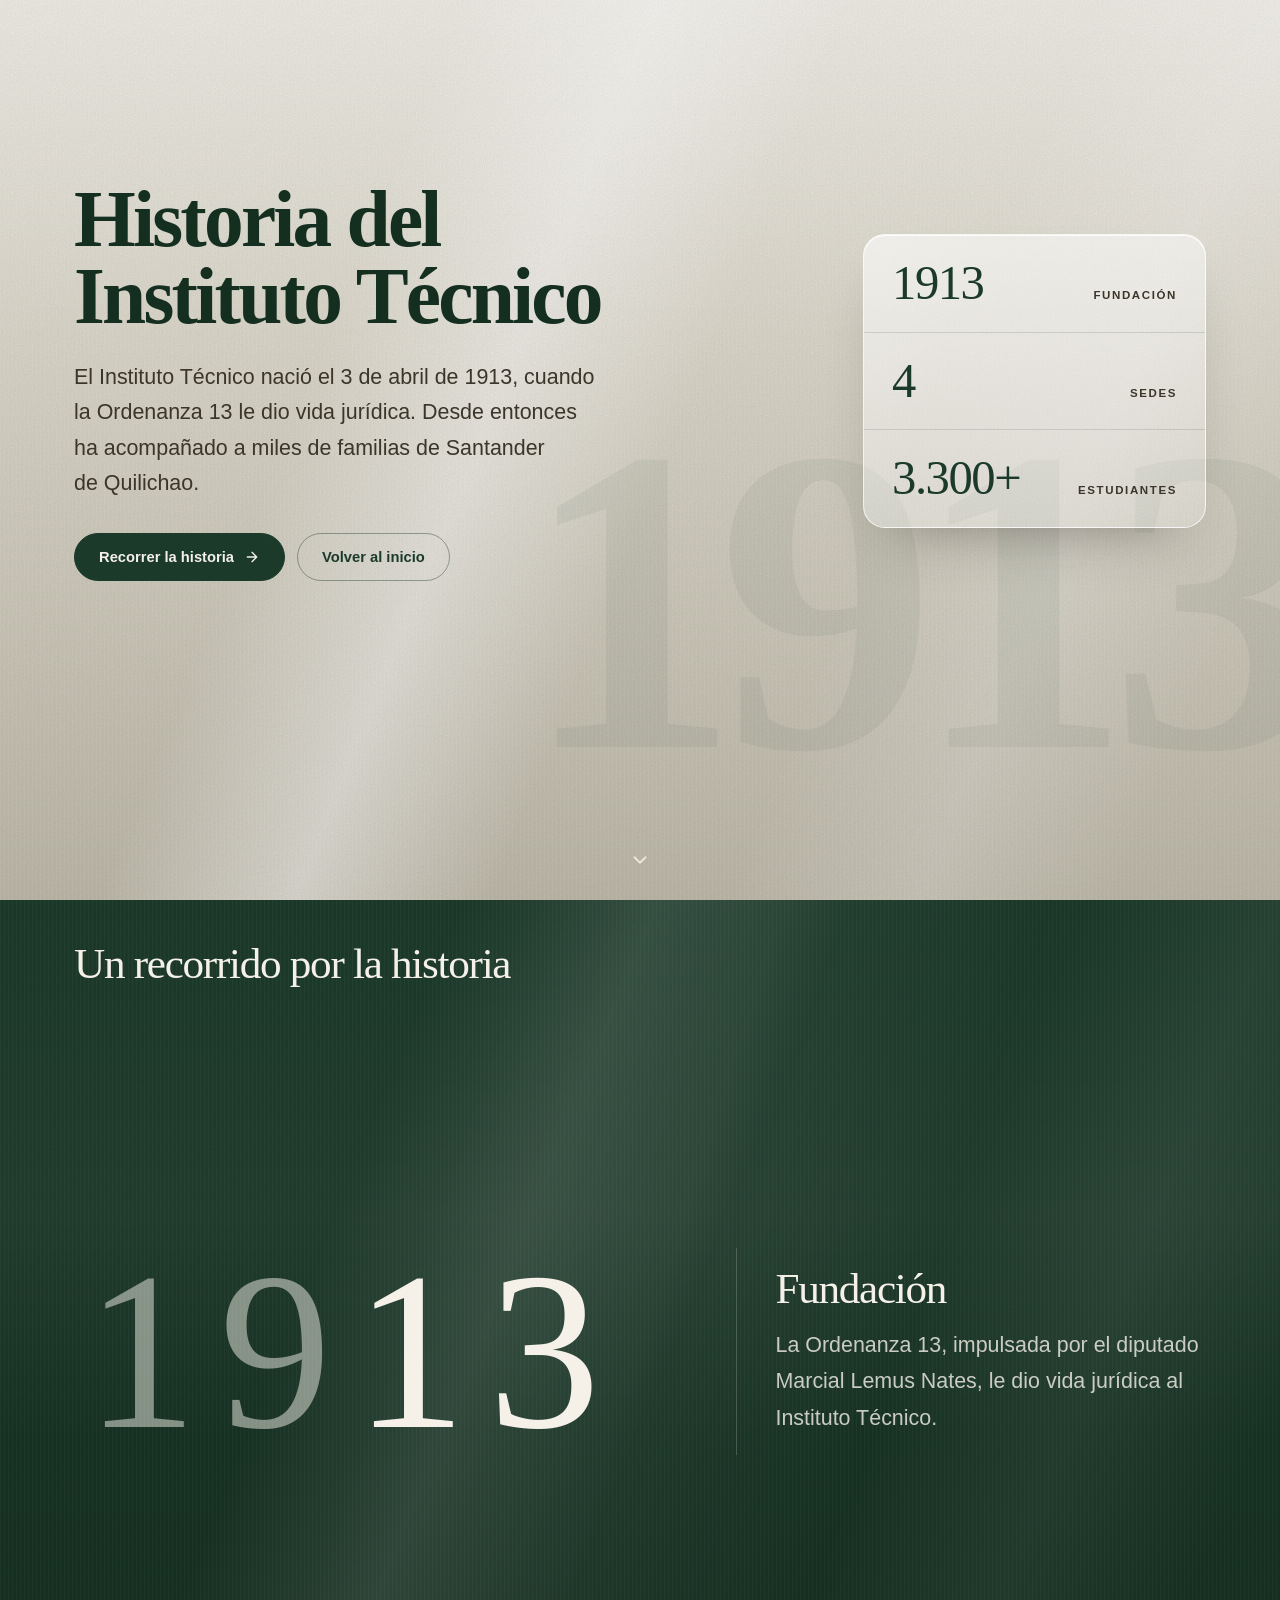
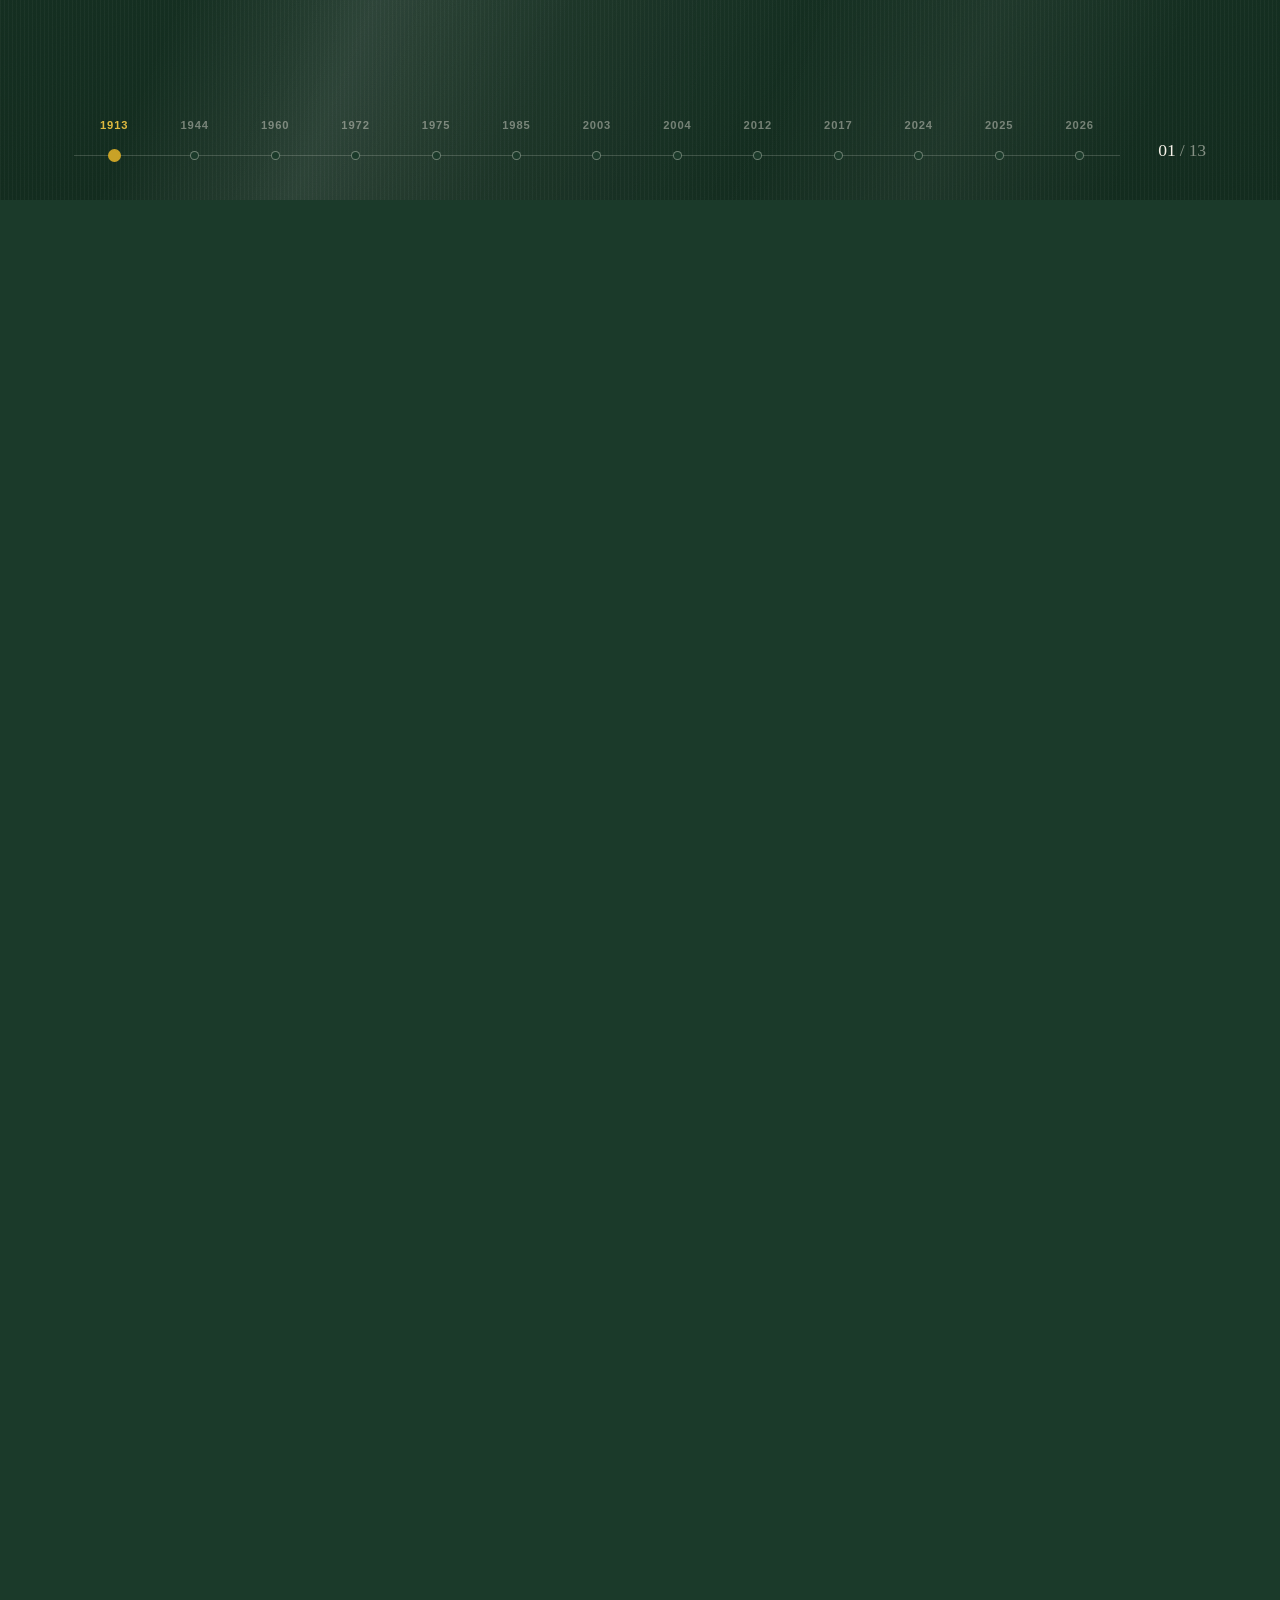
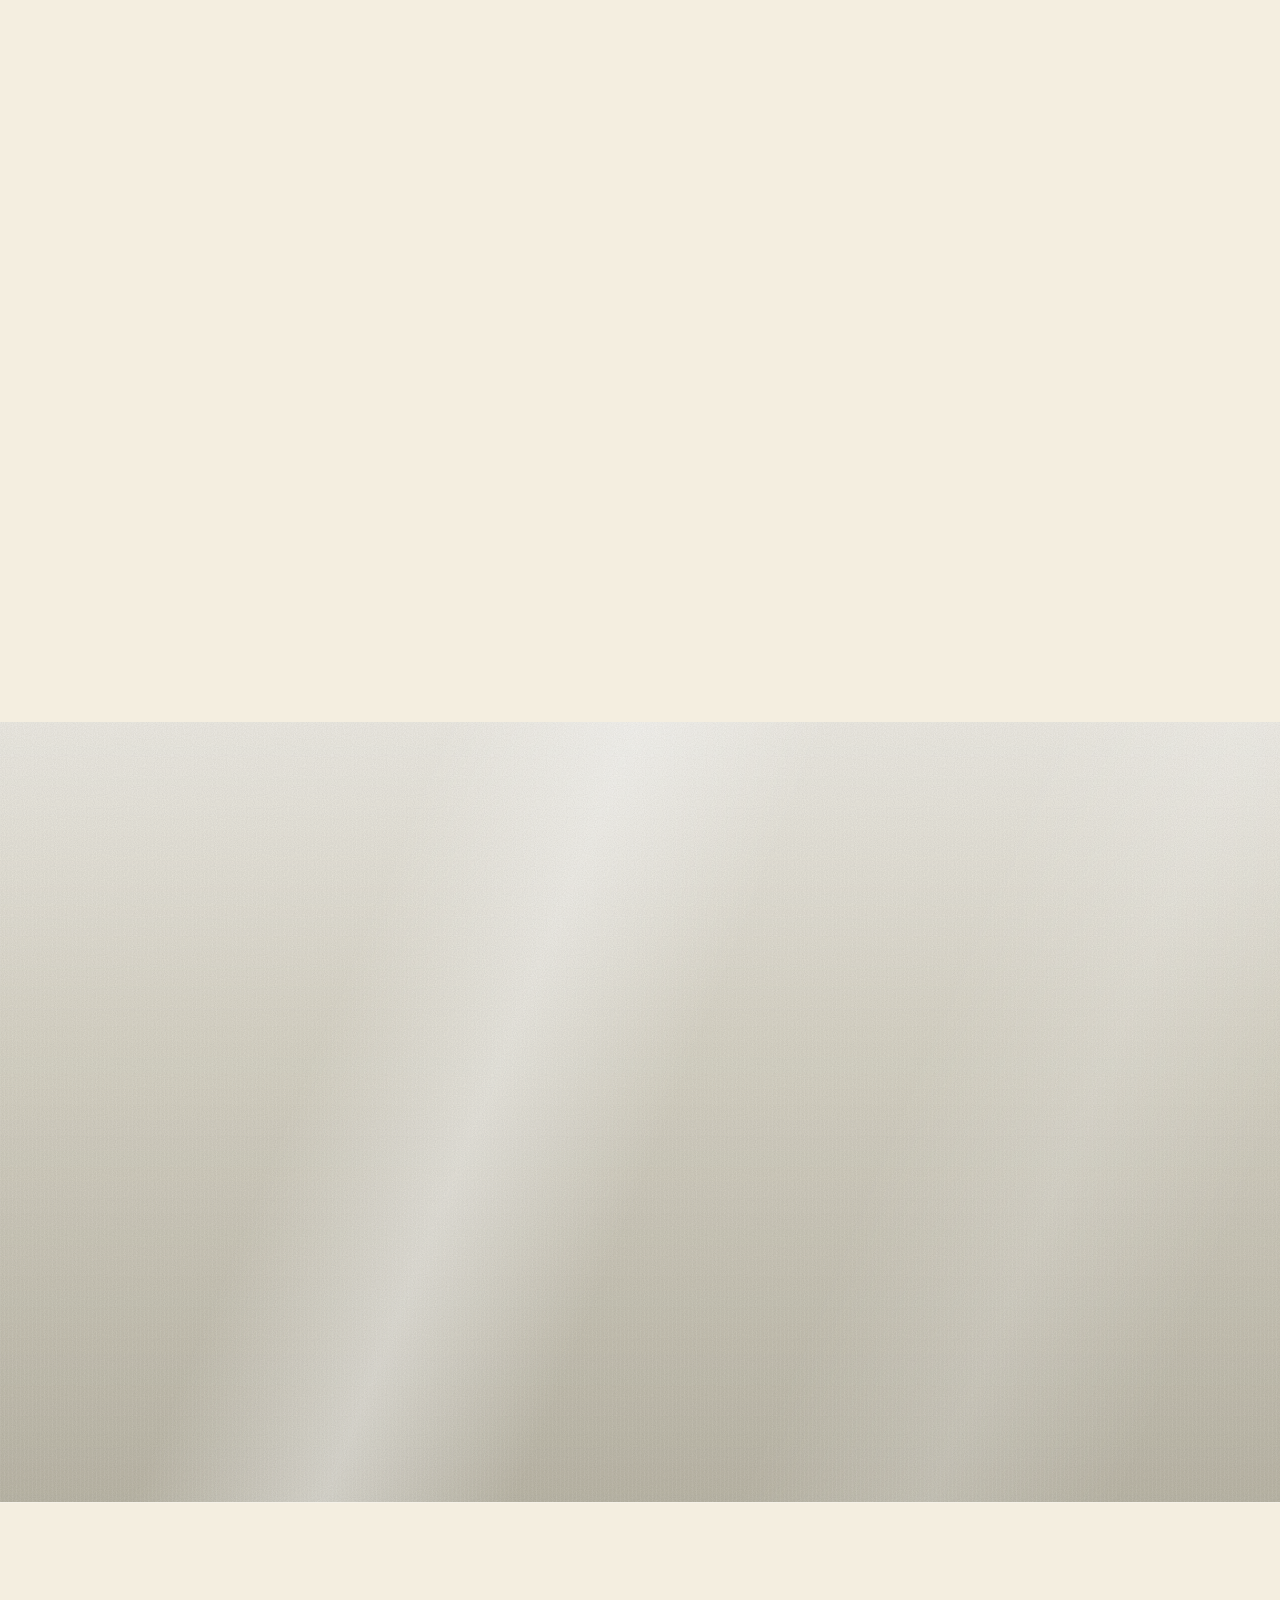
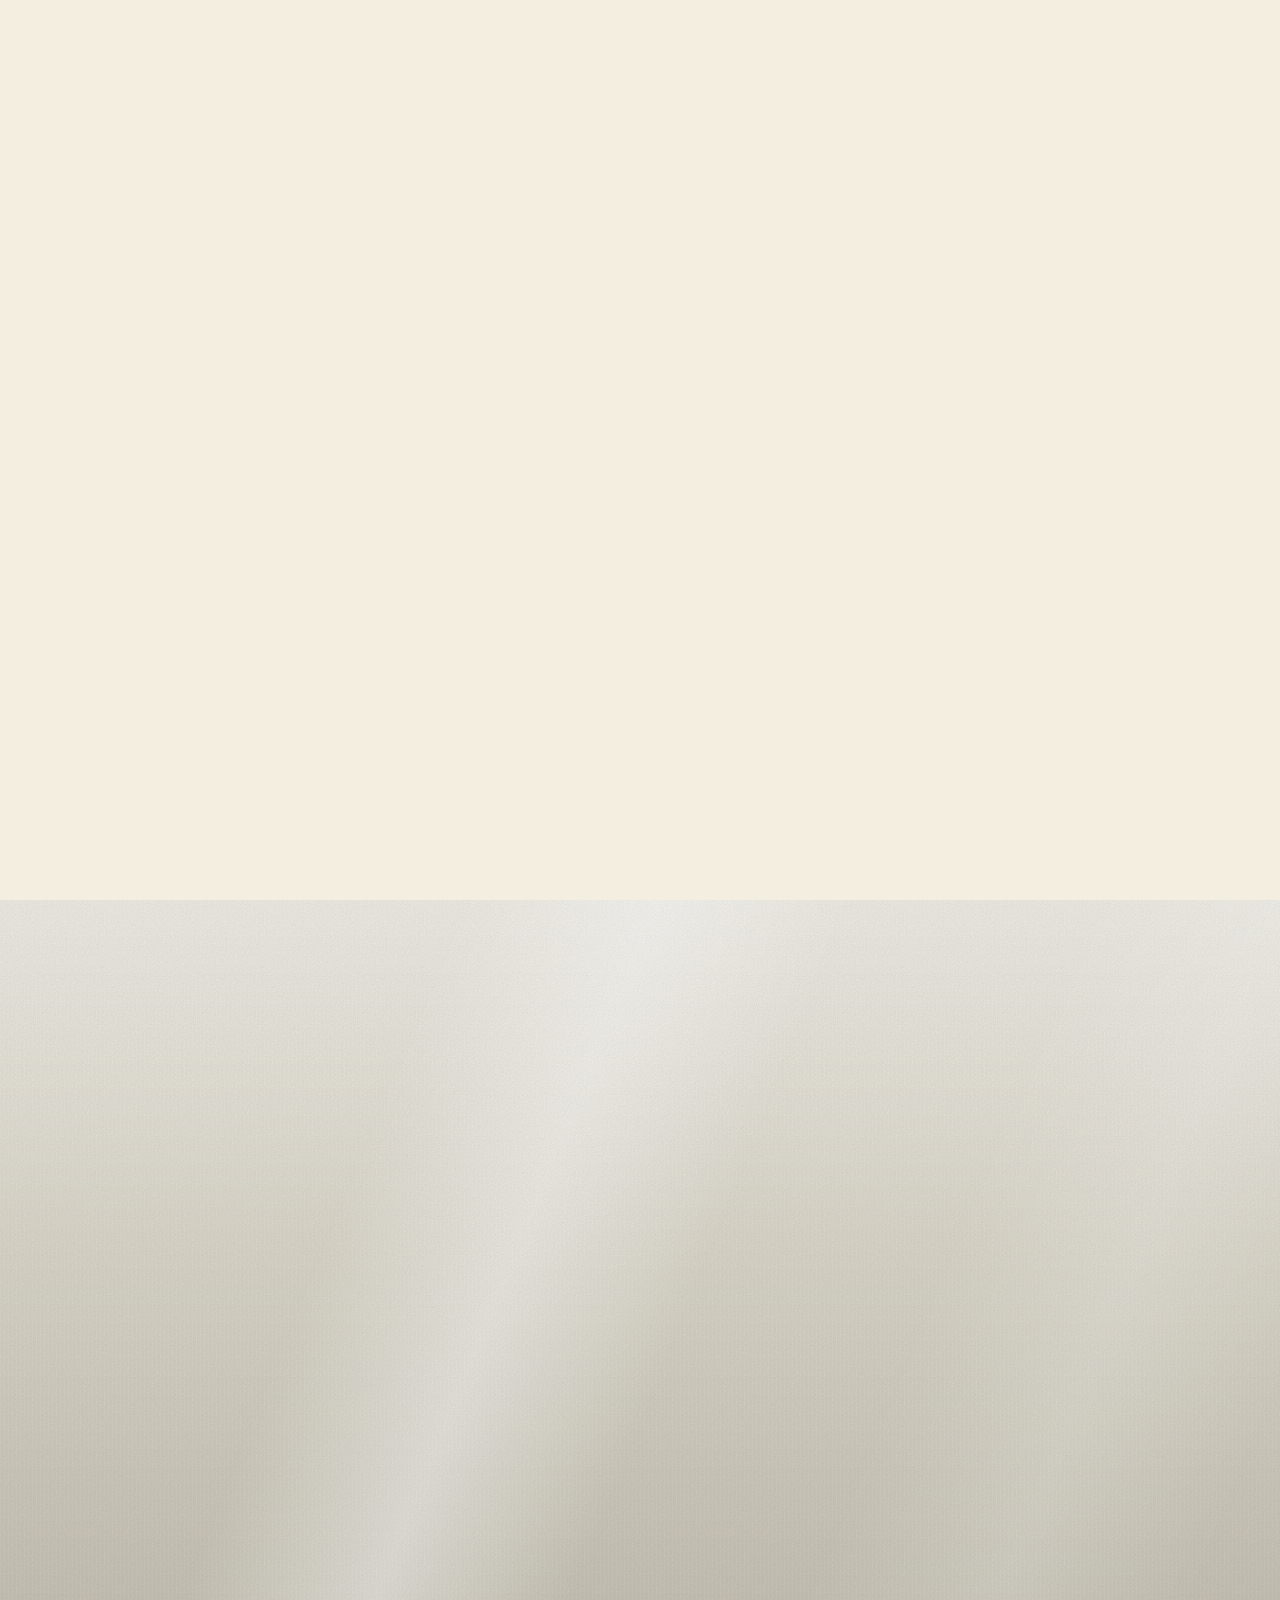
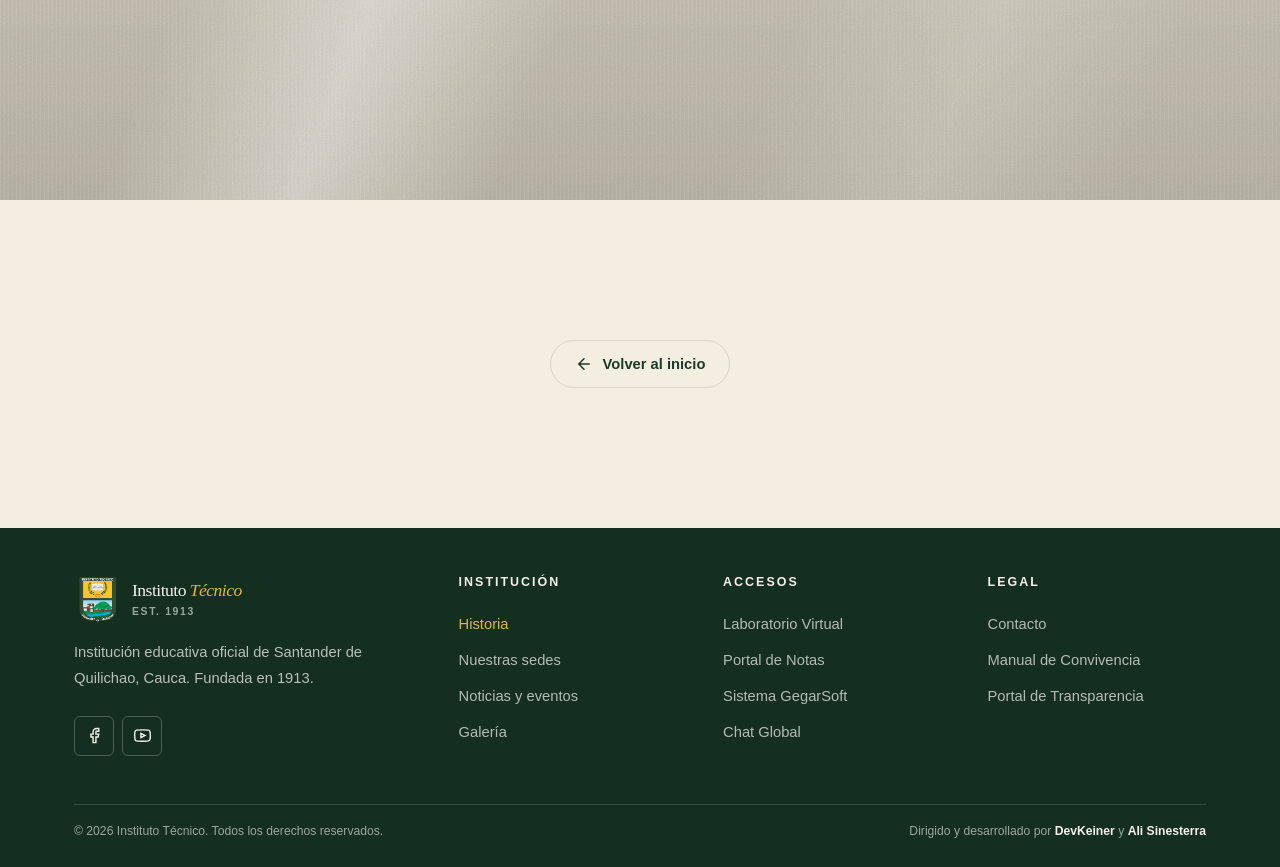
<file: historia.html>
<!DOCTYPE html>
<html lang="es">
<head>
<meta charset="UTF-8">
<meta http-equiv="Content-Security-Policy" content="default-src 'self'; script-src 'self' 'unsafe-inline'; style-src 'self' 'unsafe-inline' https://fonts.googleapis.com; font-src 'self' https://fonts.gstatic.com; img-src 'self' data:; media-src 'self'; connect-src 'self'; object-src 'none'; frame-src 'none'; base-uri 'self'; form-action 'self'">
<meta name="viewport" content="width=device-width, initial-scale=1.0, viewport-fit=cover">
<title>Historia | Instituto Técnico</title>
<meta name="description" content="Historia del Instituto Técnico de Santander de Quilichao, Cauca. Desde 1913 hasta el presente.">
<meta name="theme-color" content="#142E20">
<meta name="color-scheme" content="light">
<meta name="robots" content="index, follow">
<meta property="og:type" content="website">
<meta property="og:site_name" content="Instituto Técnico">
<meta property="og:title" content="Historia | Instituto Técnico">
<meta property="og:description" content="Desde 1913, el Instituto Técnico ha acompañado a miles de familias de Santander de Quilichao.">
<meta property="og:image" content="https://institutotecnico.edu.co/assets/images/historia-hero-bg.jpg">
<meta property="og:url" content="https://institutotecnico.edu.co/historia.html">
<meta property="og:locale" content="es_CO">
<link rel="canonical" href="https://institutotecnico.edu.co/historia.html">
<link rel="icon" type="image/png" href="assets/images/logo.png">
<link rel="apple-touch-icon" href="assets/images/logo.png">
<link rel="preconnect" href="https://fonts.googleapis.com">
<link rel="preconnect" href="https://fonts.gstatic.com" crossorigin>
<link rel="preload" as="style" href="https://fonts.googleapis.com/css2?family=Fraunces:ital,opsz,wght@0,9..144,400..700;1,9..144,400..700&family=Public+Sans:wght@400..700&display=swap">
<link rel="stylesheet" href="https://fonts.googleapis.com/css2?family=Fraunces:ital,opsz,wght@0,9..144,400..700;1,9..144,400..700&family=Public+Sans:wght@400..700&display=swap" media="print" onload="this.media='all'">
<noscript>
  <link rel="stylesheet" href="https://fonts.googleapis.com/css2?family=Fraunces:ital,opsz,wght@0,9..144,400..700;1,9..144,400..700&family=Public+Sans:wght@400..700&display=swap">
</noscript>
<style>
@layer reset, tokens, base, layout, components, utilities, motion;

@layer reset {
  *, *::before, *::after { box-sizing: border-box; margin: 0; padding: 0; }
  html { -webkit-text-size-adjust: 100%; text-size-adjust: 100%; -webkit-tap-highlight-color: transparent; }
  body { line-height: 1.6; }
  img, svg, video, canvas { display: block; max-width: 100%; height: auto; }
  input, button, textarea, select { font: inherit; color: inherit; }
  button { cursor: pointer; background: transparent; border: 0; }
  ul, ol { list-style: none; }
  a { color: inherit; text-decoration: none; }
  h1, h2, h3, h4, h5, h6 { font-weight: inherit; font-size: inherit; }
  p, h1, h2, h3, h4, h5, h6 { overflow-wrap: break-word; }
  [hidden] { display: none !important; }
  :focus-visible { outline: 3px solid var(--dorado); outline-offset: 3px; }
  ::selection { color: var(--hueso); background: var(--verde-oscuro); }
  em, i, cite { font-style: normal; }
}

@layer tokens {
  :root {
    --hueso: #F5F1E8;
    --crema: #EEE9DB;
    --arena: #DFD6C1;
    --tinta: #1E1A14;
    --gris-calido: #6E6858;
    --gris-oscuro: #3B352A;
    --verde-oscuro: #1B3A2A;
    --verde-profundo: #142E20;
    --verde-medio: #2E7D32;
    --dorado: #C9A227;
    --dorado-claro: #DFB93F;
    --borde: #D5CCB8;
    --blanco: #FBFAF5;

    --surface: var(--hueso);
    --surface-cream: #F4EEE0;
    --surface-sage:  #E8EEE3;
    --surface-sand:  #F1E9DB;
    --surface-linen: #F7F3EA;

    --grain: url("data:image/svg+xml,%3Csvg xmlns='http://www.w3.org/2000/svg' width='160' height='160'%3E%3Cfilter id='n'%3E%3CfeTurbulence type='fractalNoise' baseFrequency='.9' numOctaves='2' stitchTiles='stitch'/%3E%3CfeColorMatrix values='0 0 0 0 0 0 0 0 0 0 0 0 0 0 0 0 0 0 .08 0'/%3E%3C/filter%3E%3Crect width='100%25' height='100%25' filter='url(%23n)'/%3E%3C/svg%3E");
    --satin: var(--grain), repeating-linear-gradient(90deg, rgb(255 255 255 / .06) 0 1px, transparent 1px 4px), linear-gradient(112deg, transparent 0 28%, rgb(255 255 255 / .42) 40%, transparent 52%, transparent 66%, rgb(255 255 255 / .18) 78%, transparent 90%), linear-gradient(180deg, rgb(255 255 255 / .38), transparent 38%, rgb(70 62 44 / .12)), linear-gradient(#E2DED2, #CBC7B8);
    --satin-deep: var(--grain), repeating-linear-gradient(90deg, rgb(255 255 255 / .05) 0 1px, transparent 1px 4px), linear-gradient(112deg, transparent 0 28%, rgb(255 255 255 / .34) 40%, transparent 52%, transparent 66%, rgb(255 255 255 / .14) 78%, transparent 90%), linear-gradient(180deg, rgb(255 255 255 / .3), transparent 38%, rgb(60 52 36 / .16)), linear-gradient(#D2CEC0, #B9B5A6);
    --surface-metallic: var(--satin);
    --surface-metallic-deep: var(--satin-deep);
    --satin-dark: var(--grain), repeating-linear-gradient(90deg, rgb(255 255 255 / .035) 0 1px, transparent 1px 4px), linear-gradient(112deg, transparent 0 28%, rgb(255 255 255 / .1) 40%, transparent 52%, transparent 66%, rgb(255 255 255 / .05) 78%, transparent 90%), linear-gradient(180deg, transparent, rgb(255 255 255 / .04) 35%, transparent 60%), linear-gradient(#1B3A2A, #142E20);
    --surface-metallic-dark: var(--satin-dark);

    --text: var(--tinta);
    --text-muted: var(--gris-calido);
    --text-strong: var(--verde-oscuro);
    --line: var(--borde);

    --r-sm: 6px;
    --r-md: 14px;
    --r-lg: 22px;
    --r-pill: 999px;

    --shadow-1: 0 1px 2px rgb(30 26 20 / .06);
    --shadow-2: 0 14px 36px -14px rgb(30 26 20 / .22);

    --track-tight: -.03em;
    --track-wide: .16em;

    --s-1: 8px; --s-2: 16px; --s-3: 24px; --s-4: 32px;
    --s-6: 48px; --s-9: 72px;

    --font-display: 'Fraunces', Georgia, 'Times New Roman', serif;
    --font-body: 'Public Sans', -apple-system, BlinkMacSystemFont, 'Segoe UI', Roboto, sans-serif;

    --fs-sm: clamp(.82rem, .78rem + .2vw, .92rem);
    --fs-base: clamp(1.02rem, .97rem + .25vw, 1.12rem);
    --fs-lg: clamp(1.15rem, 1.06rem + .45vw, 1.34rem);
    --fs-xl: clamp(1.4rem, 1.22rem + .9vw, 1.9rem);
    --fs-2xl: clamp(1.75rem, 1.4rem + 1.8vw, 2.7rem);
    --fs-3xl: clamp(2.2rem, 1.5rem + 3.4vw, 3.6rem);

    --container: 1180px;
    --section-pad: clamp(80px, 9vw, 140px);

    --ease: cubic-bezier(.22, 1, .36, 1);
    --dur-fast: .22s;
    --dur-base: .4s;
    --dur-slow: .7s;

    --safe-top: env(safe-area-inset-top, 0px);
    --safe-bottom: env(safe-area-inset-bottom, 0px);
    --safe-left: env(safe-area-inset-left, 0px);
    --safe-right: env(safe-area-inset-right, 0px);

    --header-h: 72px;
  }
  @supports (color: color-mix(in srgb, red, blue)) {
    :root { --line: color-mix(in srgb, var(--tinta) 12%, transparent); }
  }
}

@layer base {
  html { scroll-behavior: smooth; scroll-padding-top: 16px; overflow-x: clip; }
  body {
    min-width: 320px;
    overflow-x: clip;
    background: var(--surface);
    color: var(--text);
    font-family: var(--font-body);
    font-size: var(--fs-base);
    font-weight: 400;
    line-height: 1.65;
    -webkit-font-smoothing: antialiased;
    -moz-osx-font-smoothing: grayscale;
  }
  body.no-scroll { overflow: hidden; touch-action: none; }
  h1, h2, h3, h4, h5, h6 {
    color: var(--text-strong);
    font-family: var(--font-display);
    font-weight: 500;
    letter-spacing: var(--track-tight);
    line-height: 1.12;
    text-wrap: balance;
  }
  p { text-wrap: pretty; }
  a { transition: color var(--dur-fast) var(--ease); }
  img { filter: saturate(.96) contrast(1.02); }

  .sr-only {
    position: absolute; width: 1px; height: 1px; padding: 0; margin: -1px;
    overflow: hidden; clip: rect(0,0,0,0); white-space: nowrap; border: 0;
  }
  .skip-link {
    position: fixed; z-index: 5000;
    top: calc(12px + var(--safe-top)); left: 12px;
    padding: 12px 18px;
    transform: translateY(-160%);
    background: var(--verde-profundo); color: var(--hueso);
    font-size: var(--fs-sm); font-weight: 600;
    transition: transform var(--dur-fast) var(--ease);
  }
  .skip-link:focus { transform: translateY(0); }

  @media (prefers-reduced-motion: reduce) {
    html { scroll-behavior: auto; }
    *, *::before, *::after {
      animation-duration: .01ms !important;
      animation-iteration-count: 1 !important;
      transition-duration: .01ms !important;
    }
  }
  @media (prefers-contrast: more) {
    :root { --line: var(--gris-calido); --text-muted: var(--gris-oscuro); }
  }
}

@layer layout {
  .container {
    width: 100%;
    max-width: var(--container);
    margin-inline: auto;
    padding-inline: max(24px, var(--safe-left)) max(24px, var(--safe-right));
  }
  .section {
    padding-block: var(--section-pad);
    position: relative;
  }
  .section > .container { position: relative; z-index: 1; }

  .section-head {
    max-width: 680px;
    margin-bottom: var(--s-6);
  }
  .section-head.centered { margin-inline: auto; text-align: center; }

  .section-title {
    margin-bottom: var(--s-2);
    font-size: var(--fs-3xl);
    line-height: 1.05;
    text-wrap: balance;
  }
  .section-desc {
    max-width: 560px;
    color: var(--text-muted);
    font-size: var(--fs-base);
    line-height: 1.75;
  }
  .section-head.centered .section-desc { margin-inline: auto; }
}

@layer utilities {
  .reveal {
    opacity: 0;
    transform: translateY(20px);
    transition: opacity var(--dur-slow) var(--ease), transform var(--dur-slow) var(--ease);
    transition-delay: calc(var(--d, 0) * 80ms);
  }
  .reveal.is-visible { opacity: 1; transform: translateY(0); }
  @media (prefers-reduced-motion: reduce) {
    .reveal { opacity: 1; transform: none; transition: none; }
  }
}

@layer components {
  .btn {
    display: inline-flex;
    min-height: 48px;
    align-items: center;
    justify-content: center;
    gap: 10px;
    padding: 12px 24px;
    border: 1px solid transparent;
    border-radius: var(--r-pill);
    font-size: var(--fs-sm);
    font-weight: 600;
    line-height: 1.3;
    text-align: center;
    transition: background-color var(--dur-fast) var(--ease),
                color var(--dur-fast) var(--ease),
                border-color var(--dur-fast) var(--ease);
  }
  .btn svg { flex-shrink: 0; transition: transform var(--dur-fast) var(--ease); }
  .btn:hover svg { transform: translateX(4px); }
  .btn-primary {
    background: var(--verde-oscuro);
    color: var(--hueso);
    border-color: var(--verde-oscuro);
  }
  .btn-primary:hover { background: var(--verde-profundo); border-color: var(--verde-profundo); }
  .btn-outline {
    background: transparent;
    color: var(--verde-oscuro);
    border-color: var(--line);
  }
  .btn-outline:hover {
    background: var(--verde-oscuro);
    color: var(--hueso);
    border-color: var(--verde-oscuro);
  }

  .nav-fab {
    position: fixed;
    z-index: 1100;
    top: calc(20px + var(--safe-top));
    right: calc(20px + var(--safe-right));
    width: 56px; height: 56px;
    display: flex; align-items: center; justify-content: center;
    background: rgba(251, 250, 245, .95);
    color: var(--verde-oscuro);
    border: 1px solid var(--line);
    border-radius: var(--r-md);
    box-shadow: var(--shadow-1);
    -webkit-backdrop-filter: blur(14px);
    backdrop-filter: blur(14px);
    transition: transform var(--dur-fast) var(--ease),
                background var(--dur-fast) var(--ease),
                opacity var(--dur-fast) var(--ease);
  }
  .nav-fab:hover { background: var(--blanco); transform: scale(1.04); }
  .nav-fab.is-open { opacity: 0; pointer-events: none; }
  .nav-fab-bars { display: flex; flex-direction: column; gap: 5px; width: 24px; }
  .nav-fab-bars span { display: block; height: 2px; background: currentColor; border-radius: 2px; }

  .nav-drawer {
    position: fixed;
    z-index: 1090;
    top: 0; right: 0; bottom: 0;
    width: min(90vw, 400px);
    transform: translateX(102%);
    background: var(--hueso);
    box-shadow: -20px 0 48px rgba(20, 46, 32, .15);
    opacity: 0;
    visibility: hidden;
    transition: transform .38s var(--ease), opacity .3s ease, visibility 0s linear .38s;
    overflow-y: auto;
    overscroll-behavior: contain;
  }
  .nav-drawer.is-open {
    transform: translateX(0);
    opacity: 1;
    visibility: visible;
    transition: transform .38s var(--ease), opacity .3s ease, visibility 0s linear 0s;
  }
  .nav-drawer-inner {
    min-height: 100%;
    padding: calc(20px + var(--safe-top)) var(--s-3) calc(28px + var(--safe-bottom));
    display: flex; flex-direction: column;
  }
  .nav-drawer-head {
    display: flex; align-items: center; justify-content: space-between;
    padding-bottom: var(--s-2);
    margin-bottom: var(--s-3);
    border-bottom: 1px solid var(--line);
  }
  .nav-drawer-brand { display: inline-flex; align-items: center; gap: 12px; color: var(--verde-oscuro); }
  .nav-drawer-brand img { width: 52px; height: 52px; object-fit: contain; }
  .nav-drawer-name {
    display: block;
    font-family: var(--font-display);
    font-size: 1.1rem; font-weight: 600;
    letter-spacing: var(--track-tight);
    line-height: 1.1;
  }
  .nav-drawer-est {
    display: block; margin-top: 3px;
    font-size: .65rem; font-weight: 700;
    letter-spacing: var(--track-wide);
    text-transform: uppercase;
    color: var(--gris-calido);
  }
  .nav-drawer-close {
    width: 48px; height: 48px;
    display: flex; align-items: center; justify-content: center;
    border: 1px solid var(--line);
    border-radius: var(--r-sm);
    color: var(--verde-oscuro);
    transition: background var(--dur-fast) var(--ease), color var(--dur-fast) var(--ease);
  }
  .nav-drawer-close:hover { background: var(--verde-oscuro); color: var(--hueso); border-color: var(--verde-oscuro); }
  .nav-drawer-menu { display: flex; flex-direction: column; }
  .nav-drawer-menu a {
    display: flex; align-items: center; justify-content: space-between;
    min-height: 56px; padding: 12px 0;
    border-bottom: 1px solid var(--line);
    color: var(--verde-oscuro);
    font-family: var(--font-display);
    font-size: 1.3rem; font-weight: 500;
    letter-spacing: var(--track-tight);
    transition: color var(--dur-fast) var(--ease), padding-inline-start var(--dur-fast) var(--ease);
  }
  .nav-drawer-menu a:hover { color: var(--verde-medio); padding-inline-start: 6px; }
  .nav-drawer-menu a[aria-current="page"] { color: var(--dorado); }
  .nav-drawer-menu a svg { opacity: .5; flex-shrink: 0; }
  .nav-drawer-footer { margin-top: auto; padding-top: var(--s-3); display: flex; flex-direction: column; gap: 12px; }
  .nav-drawer-footer .btn { width: 100%; }

  .nav-backdrop {
    position: fixed;
    z-index: 1080;
    inset: 0;
    width: 100%; height: 100%;
    background: rgba(20, 46, 32, .45);
    -webkit-backdrop-filter: blur(10px) saturate(1.1);
    backdrop-filter: blur(10px) saturate(1.1);
    opacity: 0;
    visibility: hidden;
    pointer-events: none;
    transition: opacity .35s ease, visibility 0s linear .35s;
  }
  .nav-backdrop.is-visible {
    opacity: 1;
    visibility: visible;
    pointer-events: auto;
    transition: opacity .35s ease, visibility 0s linear 0s;
  }
  @supports not ((backdrop-filter: blur(1px)) or (-webkit-backdrop-filter: blur(1px))) {
    .nav-backdrop { background: rgba(20, 46, 32, .78); }
  }

  .hero {
    position: relative;
    display: grid;
    align-items: center;
    min-height: 100vh;
    min-height: 100svh;
    padding: 96px 0 clamp(150px, 26svh, 270px);
    overflow: hidden;
    isolation: isolate;
    background: var(--surface-metallic);
    color: var(--text);
  }
  .hero::before {
    content: '';
    position: absolute;
    inset: 0;
    z-index: -1;
    pointer-events: none;
    background: linear-gradient(105deg, transparent 36%, rgb(255 255 255 / .5) 50%, transparent 64%);
    transform: translate3d(-110%, 0, 0);
    animation: sweep 2.4s var(--ease) .25s both;
  }
  .hero-ghost {
    position: absolute;
    z-index: -1;
    right: -2vw;
    bottom: 14%;
    font-family: var(--font-display);
    font-size: clamp(10rem, 34vw, 30rem);
    font-weight: 600;
    letter-spacing: -.05em;
    line-height: .8;
    color: rgb(27 58 42 / .055);
    pointer-events: none;
    user-select: none;
    will-change: transform;
  }
  .hero-inner {
    position: relative;
    z-index: 1;
    display: grid;
    grid-template-columns: minmax(0, 1.35fr) minmax(280px, .65fr);
    align-items: center;
    gap: clamp(32px, 6vw, 96px);
  }
  .hero-rise {
    animation: rise .95s var(--ease) both;
    animation-delay: calc(var(--r, 0) * 100ms + 150ms);
  }
  .hero-title {
    margin-bottom: var(--s-3);
    color: var(--verde-profundo);
    font-size: clamp(2.9rem, 6.2vw, 5.6rem);
    font-weight: 600;
    letter-spacing: -.035em;
    line-height: .98;
  }
  .hero-desc {
    max-width: 540px;
    margin-bottom: var(--s-4);
    color: var(--gris-oscuro);
    font-size: var(--fs-lg);
    line-height: 1.65;
  }
  .hero-actions { display: flex; flex-wrap: wrap; gap: 12px; }
  .hero .btn-outline { border-color: rgb(27 58 42 / .4); }
  .hero-stats {
    display: flex;
    flex-direction: column;
    overflow: hidden;
    border: 1px solid rgb(255 255 255 / .7);
    border-radius: var(--r-lg);
    background: linear-gradient(155deg, rgb(255 255 255 / .6), rgb(255 255 255 / .2));
    box-shadow: inset 0 1px 0 rgb(255 255 255 / .8), 0 28px 56px -32px rgb(30 26 20 / .45);
  }
  .hero-stats li {
    display: flex;
    align-items: baseline;
    justify-content: space-between;
    gap: 16px;
    padding: 24px 28px;
  }
  .hero-stats li + li { border-top: 1px solid rgb(27 58 42 / .14); }
  .hero-stats strong {
    color: var(--verde-oscuro);
    font-family: var(--font-display);
    font-size: clamp(2.3rem, 3.8vw, 3.4rem);
    font-weight: 500;
    letter-spacing: -.03em;
    line-height: 1;
  }
  .hero-stats span {
    color: var(--gris-oscuro);
    font-size: .72rem;
    font-weight: 700;
    letter-spacing: .14em;
    text-align: right;
    text-transform: uppercase;
  }
  .hero-scroll {
    position: absolute;
    z-index: 2;
    left: 50%;
    bottom: calc(18px + var(--safe-bottom));
    display: flex;
    width: 44px; height: 44px;
    margin-left: -22px;
    align-items: center;
    justify-content: center;
    color: rgb(245 241 232 / .85);
    transition: color var(--dur-fast) var(--ease);
  }
  .hero-scroll:hover { color: #fff; }
  .hero-scroll svg { animation: bob 2.6s ease-in-out infinite; }
  .hero.is-out .hero-scroll svg { animation-play-state: paused; }

  @keyframes sweep { to { transform: translate3d(110%, 0, 0); } }
  @keyframes rise {
    from { opacity: 0; transform: translate3d(0, 26px, 0); }
    to { opacity: 1; transform: none; }
  }
  @keyframes bob {
    0%, 100% { transform: translateY(0); }
    50% { transform: translateY(5px); }
  }

  .chronicle { position: relative; background: var(--verde-oscuro); color: var(--hueso); }
  .chronicle-stage {
    position: relative;
    isolation: isolate;
    overflow: hidden;
    padding-block: var(--section-pad);
    background: var(--satin-dark);
  }
  .chronicle-sheen {
    position: absolute;
    z-index: -1;
    inset: 0 -30%;
    pointer-events: none;
    background: linear-gradient(108deg, transparent 38%, rgb(255 255 255 / .045) 50%, transparent 62%);
  }
  .chronicle-head { margin-bottom: var(--s-6); }
  .chronicle-title { color: var(--hueso); font-size: var(--fs-2xl); font-weight: 500; line-height: 1.08; }
  .chronicle-copy { display: flex; flex-direction: column; }
  .ms {
    display: grid;
    gap: 14px;
    padding-block: clamp(28px, 5vw, 48px);
    border-top: 1px solid rgb(245 241 232 / .16);
  }
  .ms-year {
    color: var(--hueso);
    font-family: var(--font-display);
    font-size: clamp(3.4rem, 11vw, 7rem);
    font-weight: 500;
    letter-spacing: -.04em;
    line-height: 1;
  }
  .ms-title { color: var(--hueso); font-size: var(--fs-xl); font-weight: 500; }
  .ms-text { max-width: 54ch; color: rgb(245 241 232 / .8); line-height: 1.7; }
  .chronicle-odo, .chronicle-rail { display: none; }

  .chronicle.is-enhanced { --step: 62vh; }
  .chronicle.is-enhanced .chronicle-track { height: calc(100vh + var(--n) * var(--step)); }
  .chronicle.is-enhanced .chronicle-stage {
    position: sticky;
    top: 0;
    height: 100vh;
    height: 100dvh;
    padding: 0;
  }
  @supports (height: 100dvh) {
    .chronicle.is-enhanced { --step: 62dvh; }
    .chronicle.is-enhanced .chronicle-track { height: calc(100dvh + var(--n) * var(--step)); }
  }
  .chronicle.is-enhanced .chronicle-inner {
    display: grid;
    grid-template-rows: auto minmax(0, 1fr) auto;
    height: 100%;
    padding-block: clamp(24px, 4.5svh, 48px);
  }
  .chronicle.is-enhanced .chronicle-head { margin-bottom: 0; }
  .chronicle.is-enhanced .chronicle-main {
    display: grid;
    grid-template-columns: minmax(0, 1.12fr) minmax(0, .88fr);
    align-items: center;
    gap: clamp(24px, 5vw, 80px);
    min-height: 0;
  }
  .chronicle.is-enhanced .chronicle-odo {
    --odo-size: clamp(5.2rem, min(17.5vw, 36svh), 15rem);
    display: flex;
    font-family: var(--font-display);
    font-size: var(--odo-size);
    font-weight: 500;
    font-feature-settings: "lnum" 1, "tnum" 1;
    line-height: 1.1;
    color: var(--hueso);
    user-select: none;
  }
  .odo-col {
    display: block;
    width: .6em;
    height: 1.1em;
    overflow: hidden;
    text-align: center;
  }
  .odo-col:nth-child(-n+2) { opacity: .5; }
  .odo-strip {
    display: block;
    transform: translate3d(0, calc(var(--d, 0) * -1.1em), 0);
    will-change: transform;
  }
  .odo-strip span { display: block; height: 1.1em; }
  .chronicle.is-enhanced.is-ready .odo-strip {
    transition: transform 1.1s cubic-bezier(.76, 0, .18, 1);
    transition-delay: calc((3 - var(--i, 0)) * 55ms);
  }
  .chronicle.is-enhanced .chronicle-copy {
    display: grid;
    align-self: center;
    padding-left: clamp(24px, 3vw, 48px);
    border-left: 1px solid rgb(245 241 232 / .18);
  }
  .chronicle.is-enhanced .ms {
    grid-area: 1 / 1;
    align-content: center;
    padding-block: 0;
    border-top: 0;
    pointer-events: none;
  }
  .chronicle.is-enhanced .ms-year {
    position: absolute; width: 1px; height: 1px; margin: -1px;
    overflow: hidden; clip: rect(0, 0, 0, 0); white-space: nowrap;
  }
  .chronicle.is-enhanced .ms-title { font-size: var(--fs-2xl); line-height: 1.08; }
  .chronicle.is-enhanced .ms-text { font-size: var(--fs-lg); }
  .chronicle.is-enhanced .ms > :not(.ms-year) {
    opacity: 0;
    transform: translate3d(0, 30px, 0);
  }
  .chronicle.is-enhanced .ms.is-past > :not(.ms-year) { transform: translate3d(0, -30px, 0); }
  .chronicle.is-enhanced .ms.is-active { pointer-events: auto; }
  .chronicle.is-enhanced .ms.is-active > :not(.ms-year) { opacity: 1; transform: none; }
  .chronicle.is-enhanced.is-ready .ms > :not(.ms-year) {
    transition: opacity .34s var(--ease), transform .34s var(--ease);
  }
  .chronicle.is-enhanced.is-ready .ms.is-active > :not(.ms-year) {
    transition: opacity .8s var(--ease) var(--o, 0s), transform .9s var(--ease) var(--o, 0s);
  }
  .ms-title { --o: .3s; }
  .ms-text { --o: .42s; }

  .chronicle.is-enhanced .chronicle-rail {
    display: flex;
    align-items: flex-end;
    gap: clamp(16px, 3vw, 40px);
  }
  .chronicle-count {
    order: 2;
    flex: none;
    color: rgb(245 241 232 / .5);
    font-family: var(--font-display);
    font-size: 1.1rem;
    letter-spacing: -.01em;
    line-height: 1;
  }
  .chronicle-count b { color: var(--hueso); font-weight: 500; }
  .rail-track { position: relative; flex: 1; min-width: 0; }
  .rail-line {
    position: absolute;
    left: 0; right: 0; bottom: 4px;
    height: 1px;
    overflow: hidden;
    background: rgb(245 241 232 / .18);
  }
  .rail-fill {
    display: block;
    height: 100%;
    background: var(--dorado);
    transform: scaleX(0);
    transform-origin: left center;
    will-change: transform;
  }
  .rail-items { display: flex; }
  .rail-items li { flex: 1; min-width: 0; }
  .rail-btn {
    position: relative;
    z-index: 1;
    display: flex;
    width: 100%;
    min-height: 44px;
    flex-direction: column;
    align-items: center;
    justify-content: space-between;
    color: rgb(245 241 232 / .42);
    font-size: .7rem;
    font-weight: 700;
    letter-spacing: .08em;
    transition: color var(--dur-base) var(--ease);
  }
  .rail-btn::after {
    content: '';
    width: 9px; height: 9px;
    border: 1px solid rgb(245 241 232 / .38);
    border-radius: 50%;
    background: var(--verde-oscuro);
    transition: transform var(--dur-base) var(--ease), background var(--dur-base) var(--ease), border-color var(--dur-base) var(--ease);
  }
  .rail-btn:hover { color: var(--hueso); }
  .rail-btn[aria-current] { color: var(--dorado-claro); }
  .rail-btn[aria-current]::after { transform: scale(1.45); background: var(--dorado); border-color: var(--dorado); }

  .epoch-img-wrap img { transform: scale(1.14); transition: transform 1.5s var(--ease); }
  .epoch.is-visible .epoch-img-wrap img { transform: scale(1); }
  .epoch.is-visible .epoch-img-wrap:hover img { transform: scale(1.04); transition-duration: var(--dur-slow); }

  .epochs-section { background: var(--surface-cream); }
  .epochs-list { display: flex; flex-direction: column; gap: clamp(64px, 9vw, 112px); }
  .epoch {
    display: grid;
    grid-template-columns: 1fr 1fr;
    gap: clamp(32px, 5vw, 72px);
    align-items: center;
  }
  .epoch--reverse .epoch-text { order: 2; }
  .epoch--reverse .epoch-img-wrap { order: 1; }
  .epoch-year-badge {
    display: inline-block;
    padding: 7px 16px;
    border-radius: var(--r-pill);
    background: var(--hueso);
    border: 1px solid var(--line);
    color: var(--verde-oscuro);
    font-size: .72rem;
    font-weight: 700;
    letter-spacing: .1em;
    text-transform: uppercase;
    margin-bottom: var(--s-2);
  }
  .epoch-title {
    font-family: var(--font-display);
    font-weight: 500;
    font-size: clamp(1.8rem, 3vw, 2.6rem);
    margin-bottom: var(--s-3);
    line-height: 1.1;
    color: var(--verde-profundo);
    letter-spacing: var(--track-tight);
  }
  .epoch-text p {
    color: var(--gris-oscuro);
    margin-bottom: 1em;
    font-size: var(--fs-base);
    line-height: 1.75;
  }
  .epoch-text p:last-child { margin-bottom: 0; }
  .epoch-text strong { color: var(--verde-oscuro); font-weight: 600; }
  .epoch-img-wrap {
    position: relative;
    border-radius: var(--r-md);
    overflow: hidden;
    box-shadow: 0 18px 44px -22px rgba(20, 46, 32, .35);
    background: var(--arena);
    aspect-ratio: 4 / 3;
  }
  .epoch-img-wrap img {
    width: 100%; height: 100%;
    object-fit: cover;
    transition: transform var(--dur-slow) var(--ease);
  }
  .epoch-img-wrap:hover img { transform: scale(1.04); }
  .epoch-img-wrap::after {
    content: '';
    position: absolute;
    inset: 0;
    background: linear-gradient(180deg, transparent 55%, rgba(20, 46, 32, .7) 100%);
    pointer-events: none;
  }
  .epoch-img-label {
    position: absolute;
    bottom: 18px; left: 20px;
    z-index: 2;
    color: var(--dorado-claro);
    font-size: .68rem;
    font-weight: 700;
    letter-spacing: var(--track-wide);
    text-transform: uppercase;
  }

  .simbolos-section { background: var(--surface-metallic); }
  .simbolos-grid {
    display: grid;
    grid-template-columns: repeat(auto-fit, minmax(240px, 1fr));
    gap: var(--s-3);
  }
  .simbolo-card {
    padding: 40px 26px;
    text-align: center;
    background: var(--blanco);
    border: 1px solid var(--line);
    border-radius: var(--r-md);
    transition: border-color var(--dur-fast) var(--ease), transform var(--dur-base) var(--ease), box-shadow var(--dur-base) var(--ease);
  }
  .simbolo-card:hover {
    border-color: var(--verde-oscuro);
    transform: translateY(-4px);
    box-shadow: 0 14px 36px -18px rgba(20, 46, 32, .15);
  }
  .simbolo-icon {
    display: inline-flex;
    align-items: center;
    justify-content: center;
    width: 72px; height: 72px;
    border-radius: var(--r-md);
    background: rgba(201, 162, 39, .12);
    border: 1px solid rgba(201, 162, 39, .22);
    color: var(--dorado);
    margin-bottom: var(--s-2);
  }
  .simbolo-icon img { width: 52px; height: 52px; object-fit: contain; }
  .simbolo-icon svg { width: 38px; height: 38px; }
  .simbolo-card h3 { font-size: 1.15rem; color: var(--verde-profundo); margin-bottom: 12px; font-weight: 600; }
  .simbolo-card p { color: var(--gris-oscuro); font-size: .94rem; line-height: 1.7; }
  .simbolo-lema {
    font-family: var(--font-display);
    font-style: italic;
    font-size: 1.3rem;
    color: var(--verde-oscuro);
    margin: 0 0 var(--s-2);
    letter-spacing: -0.01em;
    line-height: 1.3;
  }
  .simbolo-himno { cursor: pointer; }
  .simbolo-himno:focus-visible { outline: 3px solid var(--dorado); outline-offset: 4px; }
  .himno-player {
    margin-top: var(--s-3);
    padding: 10px 16px;
    border-radius: var(--r-pill);
    background: var(--surface-cream);
    border: 1px solid var(--line);
    display: inline-flex;
    align-items: center;
    gap: 10px;
    font-family: var(--font-body);
    font-size: .82rem;
    font-weight: 600;
    color: var(--verde-oscuro);
    min-height: 42px;
    transition: border-color var(--dur-fast) var(--ease), background var(--dur-fast) var(--ease);
  }
  .simbolo-himno:hover .himno-player { border-color: var(--verde-oscuro); background: var(--hueso); }
  .himno-player-icon {
    width: 28px; height: 28px;
    border-radius: 50%;
    background: var(--verde-oscuro);
    color: var(--hueso);
    display: flex;
    align-items: center;
    justify-content: center;
    flex-shrink: 0;
    transition: background var(--dur-fast) var(--ease);
  }
  .himno-player-icon svg { width: 11px; height: 11px; }

  .hm { position: fixed; z-index: 1200; inset: 0; display: grid; place-items: center; padding: var(--s-3); opacity: 0; transition: opacity .28s var(--ease); }
  .hm.is-open { opacity: 1; }
  .hm-backdrop { position: absolute; inset: 0; background: rgb(20 46 32 / .62); -webkit-backdrop-filter: blur(8px); backdrop-filter: blur(8px); }
  .hm-panel {
    position: relative;
    display: grid;
    grid-template-rows: auto auto minmax(0, 1fr) auto;
    width: min(720px, 100%);
    overflow: hidden;
    border: 1px solid rgb(245 241 232 / .12);
    border-radius: 24px;
    background: var(--satin-dark);
    color: var(--hueso);
    box-shadow: 0 44px 90px -32px rgb(0 0 0 / .7), inset 0 1px 0 rgb(255 255 255 / .06);
    transform: translateY(18px) scale(.98);
    transition: transform .4s var(--ease);
  }
  .hm.is-open .hm-panel { transform: none; }
  .hm-grab { display: none; height: 28px; touch-action: none; }
  .hm-grab::after { content: ''; display: block; width: 40px; height: 4px; margin: 12px auto 0; border-radius: var(--r-pill); background: rgb(245 241 232 / .3); }
  .hm-head { display: flex; align-items: flex-start; justify-content: space-between; gap: var(--s-2); padding: 24px 24px 8px; }
  .hm-eyebrow { margin-bottom: 6px; color: var(--dorado-claro); font-size: .68rem; font-weight: 700; letter-spacing: var(--track-wide); text-transform: uppercase; }
  .hm-title { color: var(--hueso); font-size: var(--fs-xl); font-weight: 500; line-height: 1.1; }
  .hm-btn {
    display: flex; flex: none; width: 44px; height: 44px; align-items: center; justify-content: center;
    border-radius: 50%; color: var(--hueso);
    transition: background-color var(--dur-fast) var(--ease), color var(--dur-fast) var(--ease), transform var(--dur-fast) var(--ease);
  }
  .hm-btn svg { width: 20px; height: 20px; }
  .hm-btn:hover { background: rgb(245 241 232 / .12); }
  .hm-btn:active { transform: scale(.94); }
  .hm-tabs { display: flex; width: fit-content; gap: 4px; margin: 8px 24px 0; padding: 4px; border-radius: var(--r-pill); background: rgb(0 0 0 / .22); }
  .hm-tab { min-width: 112px; min-height: 44px; padding: 0 20px; border-radius: var(--r-pill); color: rgb(245 241 232 / .72); font-size: var(--fs-sm); font-weight: 600; transition: background-color var(--dur-fast) var(--ease), color var(--dur-fast) var(--ease); }
  .hm-tab[aria-selected="true"] { background: var(--dorado); color: var(--verde-profundo); }
  .hm-body { display: grid; height: clamp(260px, 48dvh, 420px); min-height: 0; margin-top: 8px; }
  .hm-view { grid-area: 1 / 1; position: relative; min-height: 0; }
  .hm-view:focus-visible { outline-offset: -3px; }
  .hm-stage canvas { position: absolute; inset: 0; width: 100%; height: 100%; }
  .hm-status {
    position: absolute; left: 0; right: 0; bottom: 14px;
    display: flex; flex-direction: column; align-items: center; gap: 10px;
    color: rgb(245 241 232 / .75); font-size: .74rem; font-weight: 600; letter-spacing: .1em; text-align: center; text-transform: uppercase;
  }
  .hm-retry { min-height: 44px; padding: 0 22px; border-radius: var(--r-pill); background: var(--dorado); color: var(--verde-profundo); font-size: var(--fs-sm); font-weight: 700; letter-spacing: 0; text-transform: none; }
  .hm-lyrics { overflow-y: auto; overscroll-behavior: contain; padding: 8px 24px 32px; -webkit-mask-image: linear-gradient(transparent, #000 20px, #000 calc(100% - 28px), transparent); mask-image: linear-gradient(transparent, #000 20px, #000 calc(100% - 28px), transparent); }
  .hm-stanza { max-width: 34ch; margin: 0 auto 1.8em; color: var(--hueso); font-family: var(--font-display); font-size: clamp(1.15rem, 1.02rem + .7vw, 1.4rem); font-style: italic; line-height: 1.75; text-align: center; }
  .hm-stanza.is-chorus { color: var(--dorado-claro); }
  .hm-empty { max-width: 32ch; margin: 18% auto 0; color: rgb(245 241 232 / .7); font-family: var(--font-display); font-size: var(--fs-lg); font-style: italic; text-align: center; }
  .hm-controls { display: grid; gap: 6px; padding: 12px 24px calc(20px + var(--safe-bottom)); border-top: 1px solid rgb(245 241 232 / .1); background: rgb(0 0 0 / .16); }
  .hm-seek { display: grid; grid-template-columns: auto minmax(0, 1fr) auto; align-items: center; gap: 12px; }
  .hm-time { min-width: 2.8em; color: rgb(245 241 232 / .75); font-size: .78rem; font-variant-numeric: tabular-nums; font-weight: 600; }
  .hm-time:last-child { text-align: right; }
  .hm-range { --p: 0%; width: 100%; height: 44px; background: transparent; cursor: pointer; -webkit-appearance: none; appearance: none; touch-action: pan-y; }
  .hm-range:disabled { cursor: default; opacity: .5; }
  .hm-range::-webkit-slider-runnable-track { height: 4px; border-radius: var(--r-pill); background: linear-gradient(90deg, var(--dorado) var(--p), rgb(245 241 232 / .22) var(--p)); }
  .hm-range::-moz-range-track { height: 4px; border-radius: var(--r-pill); background: rgb(245 241 232 / .22); }
  .hm-range::-moz-range-progress { height: 4px; border-radius: var(--r-pill); background: var(--dorado); }
  .hm-range::-webkit-slider-thumb { width: 20px; height: 20px; margin-top: -8px; border: 0; border-radius: 50%; background: var(--dorado-claro); box-shadow: 0 0 0 5px rgb(201 162 39 / .24); -webkit-appearance: none; appearance: none; }
  .hm-range::-moz-range-thumb { width: 20px; height: 20px; border: 0; border-radius: 50%; background: var(--dorado-claro); box-shadow: 0 0 0 5px rgb(201 162 39 / .24); }
  .hm-row { display: flex; align-items: center; justify-content: center; gap: clamp(20px, 6vw, 40px); }
  .hm-play { width: 72px; height: 72px; background: var(--dorado); color: var(--verde-profundo); box-shadow: 0 12px 30px -12px rgb(201 162 39 / .7); }
  .hm-play:hover { background: var(--dorado-claro); }
  .hm-play svg { width: 26px; height: 26px; }
  .hm .icon-pause, .hm .icon-muted { display: none; }
  .hm.is-playing .icon-play, .hm-mute.is-muted .icon-vol { display: none; }
  .hm.is-playing .icon-pause, .hm-mute.is-muted .icon-muted { display: block; }
  @media (max-width: 720px) {
    .hm { padding: 0; place-items: stretch; }
    .hm-panel { width: 100vw; height: 100dvh; border: 0; border-radius: 24px 24px 0 0; transform: translateY(100%); }
    .hm-grab { display: block; }
    .hm-head { padding-top: 4px; }
    .hm-tabs { width: auto; margin-inline: 24px; }
    .hm-tab { flex: 1; }
    .hm-body { height: auto; }
    .hm-lyrics { padding-bottom: 40px; }
  }

  #epocas, #simbolos, #legado, #actualidad {
    content-visibility: auto;
    contain-intrinsic-size: auto 2600px;
  }
  #simbolos { contain-intrinsic-size: auto 760px; }
  #legado { contain-intrinsic-size: auto 640px; }
  #actualidad { contain-intrinsic-size: auto 780px; }

  .legado-section { background: var(--surface-cream); }
  .legado-wrap { position: relative; }
  .legado-grid {
    display: grid;
    grid-template-columns: 1fr 1fr;
    gap: var(--s-3);
  }
  .legado-card {
    padding: var(--s-4);
    background: var(--blanco);
    border: 1px solid var(--line);
    border-radius: var(--r-md);
    transition: border-color var(--dur-fast) var(--ease), transform var(--dur-base) var(--ease), box-shadow var(--dur-base) var(--ease);
  }
  .legado-card:hover {
    border-color: var(--verde-oscuro);
    transform: translateY(-3px);
    box-shadow: 0 14px 36px -18px rgba(20, 46, 32, .15);
  }
  .legado-icon {
    display: inline-flex;
    align-items: center;
    justify-content: center;
    width: 52px; height: 52px;
    border-radius: var(--r-md);
    background: rgba(201, 162, 39, .12);
    border: 1px solid rgba(201, 162, 39, .22);
    color: var(--dorado);
    margin-bottom: var(--s-2);
  }
  .legado-card h3 { font-size: 1.15rem; color: var(--verde-profundo); margin-bottom: 12px; font-weight: 600; }
  .legado-card p { color: var(--gris-oscuro); font-size: .94rem; line-height: 1.75; margin-bottom: .8em; }
  .legado-card p:last-child { margin-bottom: 0; }
  .legado-card strong { color: var(--verde-oscuro); font-weight: 600; }

  .legado-nav { display: none; }

  .actualidad-section { background: var(--surface-metallic); }
  .actualidad-accordion { display: flex; flex-direction: column; gap: var(--s-2); max-width: 920px; margin: 0 auto; }
  .actualidad-card {
    padding: var(--s-3) var(--s-4);
    background: var(--blanco);
    border: 1px solid var(--line);
    border-left: 3px solid var(--dorado);
    border-radius: var(--r-md);
    transition: border-color var(--dur-fast) var(--ease), transform var(--dur-base) var(--ease), box-shadow var(--dur-base) var(--ease);
  }
  .actualidad-card:hover {
    border-color: var(--verde-oscuro);
    border-left-color: var(--dorado);
    transform: translateX(3px);
    box-shadow: 0 12px 30px -18px rgba(20, 46, 32, .15);
  }
  .actualidad-year {
    display: inline-block;
    font-family: var(--font-body);
    font-size: .72rem;
    font-weight: 700;
    color: var(--verde-medio);
    letter-spacing: .14em;
    text-transform: uppercase;
    margin-bottom: 8px;
  }
  .actualidad-card h3 { font-size: 1.12rem; color: var(--verde-profundo); margin-bottom: 10px; font-weight: 600; }
  .actualidad-card p { color: var(--gris-oscuro); font-size: .94rem; line-height: 1.75; margin-bottom: .7em; }
  .actualidad-card p:last-child { margin-bottom: 0; }
  .actualidad-card strong { color: var(--verde-oscuro); font-weight: 600; }
  .actualidad-collapse {
    display: grid;
    grid-template-rows: 0fr;
    transition: grid-template-rows .7s var(--ease);
  }
  .actualidad-accordion.is-expanded .actualidad-collapse { grid-template-rows: 1fr; }
  .actualidad-collapse-inner {
    overflow: hidden;
    min-height: 0;
    display: flex;
    flex-direction: column;
    gap: var(--s-2);
  }
  .actualidad-collapse-inner .actualidad-card {
    opacity: 0;
    transform: translateY(-6px);
    transition: opacity .5s var(--ease), transform .5s var(--ease);
  }
  .actualidad-accordion.is-expanded .actualidad-collapse-inner .actualidad-card {
    opacity: 1;
    transform: translateY(0);
  }
  .actualidad-accordion.is-expanded .actualidad-collapse-inner .actualidad-card:nth-child(1) { transition-delay: .15s; }
  .actualidad-accordion.is-expanded .actualidad-collapse-inner .actualidad-card:nth-child(2) { transition-delay: .25s; }
  .actualidad-accordion.is-expanded .actualidad-collapse-inner .actualidad-card:nth-child(3) { transition-delay: .35s; }
  .actualidad-cta-wrap { text-align: center; margin-top: var(--s-4); }
  .actualidad-toggle {
    display: inline-flex;
    align-items: center;
    justify-content: center;
    gap: 10px;
    padding: 15px 32px;
    background: var(--blanco);
    border: 1px solid var(--line);
    border-radius: var(--r-pill);
    color: var(--verde-oscuro);
    font-family: var(--font-body);
    font-weight: 600;
    font-size: .92rem;
    min-height: 52px;
    transition: border-color var(--dur-fast) var(--ease), transform var(--dur-fast) var(--ease);
  }
  .actualidad-toggle:hover { border-color: var(--verde-oscuro); transform: translateY(-2px); }
  .actualidad-toggle-chevron { transition: transform var(--dur-base) var(--ease); }
  .actualidad-toggle[aria-expanded="true"] .actualidad-toggle-chevron { transform: rotate(180deg); }

  .back-cta {
    position: relative;
    text-align: center;
    padding: clamp(96px, 11vw, 140px) 0 clamp(96px, 11vw, 140px);
    background: var(--surface-cream);
  }
  .back-cta .btn { position: relative; z-index: 1; }

  .site-footer {
    position: relative;
    padding: var(--s-6) 0 calc(26px + var(--safe-bottom));
    background: var(--verde-profundo);
    color: var(--hueso);
    overflow: hidden;
  }
  .site-footer .container { position: relative; z-index: 1; }
  .footer-grid {
    display: grid;
    grid-template-columns: 1.55fr 1fr 1fr 1fr;
    gap: clamp(22px, 4vw, 46px);
    margin-bottom: var(--s-6);
  }
  .footer-brand .footer-brand-row {
    display: inline-flex;
    align-items: center;
    gap: 10px;
    margin-bottom: var(--s-2);
  }
  .footer-brand .footer-brand-row img { width: 48px; height: 48px; object-fit: contain; }
  .footer-brand-name {
    display: block;
    font-family: var(--font-display);
    font-size: 1.1rem;
    font-weight: 500;
    letter-spacing: var(--track-tight);
    line-height: 1.1;
    color: var(--hueso);
  }
  .footer-brand-name em { color: var(--dorado-claro); font-style: italic; }
  .footer-brand-est {
    display: block;
    margin-top: 3px;
    font-size: .65rem;
    font-weight: 700;
    letter-spacing: var(--track-wide);
    text-transform: uppercase;
    color: rgba(250, 248, 244, .6);
  }
  .footer-brand p {
    max-width: 320px;
    margin-bottom: var(--s-3);
    color: rgba(250, 248, 244, .72);
    font-size: var(--fs-sm);
    line-height: 1.75;
  }
  .footer-col h4 {
    margin-bottom: var(--s-2);
    color: var(--hueso);
    font-family: var(--font-body);
    font-size: .78rem;
    font-weight: 700;
    letter-spacing: var(--track-wide);
    text-transform: uppercase;
  }
  .footer-col a, .footer-col button {
    display: flex;
    min-height: 36px;
    align-items: center;
    padding-block: 6px;
    border: 0;
    background: transparent;
    color: rgba(250, 248, 244, .7);
    text-align: left;
    font-size: var(--fs-sm);
    line-height: 1.5;
    transition: color var(--dur-fast) var(--ease);
  }
  .footer-col a:hover, .footer-col button:hover { color: var(--blanco); }
  .footer-col a[aria-current="page"] { color: var(--dorado-claro); }
  .socials { display: flex; flex-wrap: wrap; gap: var(--s-1); }
  .social {
    display: flex;
    width: 40px; height: 40px;
    align-items: center;
    justify-content: center;
    border: 1px solid rgba(250, 248, 244, .24);
    color: var(--hueso);
    border-radius: var(--r-sm);
    transition: background var(--dur-fast) var(--ease), border-color var(--dur-fast) var(--ease), color var(--dur-fast) var(--ease);
  }
  .social:hover { background: rgba(250, 248, 244, .1); border-color: rgba(201, 162, 39, .6); color: var(--dorado-claro); }
  .footer-bottom {
    display: flex;
    flex-wrap: wrap;
    align-items: center;
    justify-content: space-between;
    gap: 12px 24px;
    padding-top: var(--s-2);
    border-top: 1px solid rgba(250, 248, 244, .15);
    color: rgba(250, 248, 244, .6);
    font-size: .76rem;
  }
  .footer-bottom .credit span { color: var(--hueso); font-weight: 600; }

  .to-top {
    position: fixed;
    z-index: 900;
    right: calc(18px + var(--safe-right));
    bottom: calc(18px + var(--safe-bottom));
    display: flex;
    width: 48px; height: 48px;
    align-items: center;
    justify-content: center;
    transform: translateY(10px);
    background: var(--verde-oscuro);
    color: var(--hueso);
    border: 1px solid rgba(250, 248, 244, .2);
    border-radius: var(--r-md);
    opacity: 0;
    pointer-events: none;
    transition: transform var(--dur-fast) var(--ease), opacity var(--dur-fast) var(--ease), background var(--dur-fast) var(--ease);
  }
  .to-top.is-visible { transform: translateY(0); opacity: 1; pointer-events: auto; }
  .to-top:hover { background: var(--verde-medio); }

  body.tip-visible .to-top,
  body.tip-visible .to-top.is-visible { opacity: 0; pointer-events: none; }

  .eyebrow {
    display: inline-flex;
    align-items: center;
    gap: 12px;
    margin-bottom: var(--s-2);
    color: var(--verde-oscuro);
    font-size: .72rem;
    font-weight: 700;
    letter-spacing: var(--track-wide);
    text-transform: uppercase;
  }
  .eyebrow::before { content: ''; width: 28px; height: 1px; background: currentColor; }

  .chronicle-tip {
    display: none;
    position: fixed;
    left: 16px;
    right: 16px;
    bottom: calc(16px + var(--safe-bottom));
    z-index: 950;
    align-items: center;
    gap: 12px;
    padding: 14px 16px;
    background: var(--verde-profundo);
    color: var(--hueso);
    border: 1px solid rgba(245, 241, 232, .15);
    border-radius: var(--r-md);
    box-shadow: 0 20px 48px -16px rgba(20, 46, 32, .55), 0 2px 8px rgba(20, 46, 32, .15);
    transform: translateY(calc(100% + 24px));
    opacity: 0;
    visibility: hidden;
    pointer-events: none;
    transition: transform .45s var(--ease), opacity .3s ease, visibility 0s linear .45s;
  }
  .chronicle-tip.is-visible {
    transform: translateY(0);
    opacity: 1;
    visibility: visible;
    pointer-events: auto;
    transition: transform .45s var(--ease), opacity .3s ease, visibility 0s;
  }
  .chronicle-tip-icon {
    flex-shrink: 0;
    display: flex;
    width: 36px; height: 36px;
    align-items: center;
    justify-content: center;
    border-radius: 50%;
    background: rgba(223, 185, 63, .15);
    color: var(--dorado-claro);
  }
  .chronicle-tip-icon svg { width: 18px; height: 18px; }
  .chronicle-tip-content {
    flex: 1;
    min-width: 0;
  }
  .chronicle-tip-title {
    margin: 0 0 2px;
    font-size: .82rem;
    font-weight: 600;
    color: var(--hueso);
    line-height: 1.3;
  }
  .chronicle-tip-text {
    margin: 0;
    font-size: .74rem;
    color: rgba(245, 241, 232, .7);
    line-height: 1.4;
  }
  .chronicle-tip-btn {
    flex-shrink: 0;
    min-height: 36px;
    padding: 8px 14px;
    border-radius: var(--r-pill);
    background: var(--dorado);
    color: var(--verde-profundo);
    font-family: var(--font-body);
    font-size: .78rem;
    font-weight: 700;
    border: 0;
    transition: background .2s ease;
  }
  .chronicle-tip-btn:hover { background: var(--dorado-claro); }

  @media (min-width: 861px) {
    .nav-fab, .nav-drawer, .nav-backdrop { display: none; }
    .chronicle-tip { display: none !important; }
  }

  @media (max-width: 860px) {
    .chronicle-tip { display: flex; }

    .hero { padding: 112px 0 clamp(150px, 24svh, 220px); }
    .hero-inner { grid-template-columns: 1fr; gap: var(--s-4); }
    .hero-title { font-size: clamp(2.5rem, 11.5vw, 3.6rem); }
    .hero-desc { font-size: 1rem; line-height: 1.6; }
    .hero-actions { flex-direction: column; max-width: 340px; }
    .hero-actions .btn { width: 100%; }
    .hero-stats { flex-direction: row; }
    .hero-stats li {
      flex: 1;
      min-width: 0;
      flex-direction: column;
      align-items: flex-start;
      justify-content: flex-start;
      gap: 8px;
      padding: 18px 14px;
    }
    .hero-stats li + li { border-top: 0; border-left: 1px solid rgb(27 58 42 / .14); }
    .hero-stats strong { font-size: clamp(1.5rem, 7vw, 2rem); }
    .hero-stats span { font-size: .6rem; letter-spacing: .1em; text-align: left; }
    .hero-ghost { right: -8vw; bottom: 24%; font-size: 70vw; }

    @supports (height: 100svh) {
      .chronicle.is-enhanced { --step: 90svh; }
      .chronicle.is-enhanced .chronicle-track { height: calc(100svh + var(--n) * var(--step)); }
      .chronicle.is-enhanced .chronicle-stage { height: 100svh; }
    }
    .chronicle.is-enhanced .chronicle-head {
      padding-top: calc(var(--safe-top) + 48px);
      margin-bottom: clamp(16px, 3svh, 28px);
    }
    .chronicle.is-enhanced .chronicle-title {
      font-size: clamp(1.8rem, 5vw, 2.4rem);
      line-height: 1.1;
    }
    .chronicle.is-enhanced .chronicle-main {
      grid-template-columns: minmax(0, 1fr);
      align-content: center;
      align-items: start;
      gap: clamp(14px, 3svh, 28px);
    }
    .chronicle.is-enhanced .chronicle-odo { --odo-size: clamp(4rem, min(27vw, 17svh), 8rem); }
    .chronicle.is-enhanced .chronicle-copy { padding-left: 0; border-left: 0; align-self: start; }
    .chronicle.is-enhanced .ms { gap: 10px; }
    .chronicle.is-enhanced .ms-title { font-size: var(--fs-xl); }
    .chronicle.is-enhanced .ms-text { font-size: .95rem; line-height: 1.6; }
    .chronicle.is-enhanced .chronicle-rail { flex-direction: column; align-items: stretch; gap: 4px; }
    .chronicle-count { order: -1; align-self: flex-end; }
    .rail-btn { min-height: 32px; justify-content: flex-end; pointer-events: none; }
    .rail-label {
      position: absolute; width: 1px; height: 1px; margin: -1px;
      overflow: hidden; clip: rect(0, 0, 0, 0); white-space: nowrap;
    }
  }

  .in-chronicle .to-top { opacity: 0; pointer-events: none; }

  button, [role="button"], .btn { touch-action: manipulation; }
  @media (hover: none) {
    .btn:active, .actualidad-toggle:active, .simbolo-himno:active, .legado-nav button:active, .nav-fab:active, .to-top:active { transform: scale(.98); }
  }

  @media (max-width: 992px) {
    .epoch { grid-template-columns: 1fr; gap: var(--s-4); }
    .epoch--reverse .epoch-text { order: 1; }
    .epoch--reverse .epoch-img-wrap { order: 2; }
    .legado-grid { grid-template-columns: 1fr; }
    .footer-grid { grid-template-columns: 1.4fr 1fr 1fr; }
    .footer-col:last-child { grid-column: 2 / 4; }
  }

  @media (max-width: 860px) {
    :root { --section-pad: 72px; --header-h: 64px; }

    .legado-wrap { margin-inline: -24px; }
    .legado-grid {
      display: flex;
      gap: 12px;
      overflow-x: auto;
      overflow-y: hidden;
      overscroll-behavior-x: contain;
      scroll-snap-type: x mandatory;
      scrollbar-width: none;
      padding: 4px 24px 12px;
      scroll-padding-left: 24px;
    }
    .legado-grid::-webkit-scrollbar { display: none; }
    .legado-card {
      flex: 0 0 84%;
      min-width: 0;
      scroll-snap-align: start;
      scroll-snap-stop: always;
      padding: var(--s-3);
    }
    .legado-card:hover { transform: none; box-shadow: none; border-color: var(--line); }

    .legado-nav {
      display: flex;
      justify-content: center;
      gap: 12px;
      margin-top: var(--s-3);
    }
    .legado-nav button {
      width: 44px; height: 44px;
      border-radius: 50%;
      background: var(--blanco);
      border: 1px solid var(--line);
      color: var(--verde-oscuro);
      display: flex; align-items: center; justify-content: center;
      transition: border-color var(--dur-fast) var(--ease), background var(--dur-fast) var(--ease), color var(--dur-fast) var(--ease);
    }
    .legado-nav button:hover { background: var(--verde-oscuro); color: var(--hueso); border-color: var(--verde-oscuro); }
    .legado-nav button:disabled { opacity: .4; pointer-events: none; }

    .simbolos-grid { grid-template-columns: repeat(2, minmax(0, 1fr)); gap: 12px; }
    .simbolo-card { padding: 28px 18px; }
    .simbolo-icon { width: 60px; height: 60px; margin-bottom: 12px; }
    .simbolo-icon img { width: 42px; height: 42px; }
    .simbolo-icon svg { width: 30px; height: 30px; }
    .simbolo-lema { font-size: 1.1rem; }

    .actualidad-card { padding: var(--s-3); }
    .actualidad-card:hover { transform: none; }
    .footer-grid { grid-template-columns: repeat(2, minmax(0, 1fr)); gap: var(--s-3) 18px; margin-bottom: var(--s-4); }
    .footer-brand { grid-column: 1 / -1; }
    .footer-brand p { max-width: 100%; margin-bottom: 14px; }
    .footer-col:last-child { grid-column: auto; }
    .footer-bottom { flex-direction: column; align-items: flex-start; gap: var(--s-1); font-size: .72rem; }
  }

  @media (max-width: 640px) {
    :root { --section-pad: 52px; }
    .container { padding-inline: max(20px, var(--safe-left)) max(20px, var(--safe-right)); }

    .epochs-list { gap: 52px; }
    .epoch-img-wrap { aspect-ratio: 4 / 3; }
    .epoch-title { font-size: clamp(1.6rem, 6.5vw, 2.2rem); }

    .legado-card { flex: 0 0 88%; }
    .legado-wrap { margin-inline: -20px; }
    .legado-grid { padding-inline: 20px; scroll-padding-left: 20px; }

    .simbolos-grid { grid-template-columns: 1fr; }
    .actualidad-toggle { width: 100%; }
    .footer-grid { grid-template-columns: 1fr; text-align: left; }
    .to-top { width: 44px; height: 44px; }
  }
}

@layer motion {
  @media (prefers-reduced-motion: reduce) {
    .hero-scroll svg { animation: none; }
    .hero::before { display: none; }
    .hero-ghost { transform: none; }
    .epoch-img-wrap img { transform: none; }
    .chronicle-tip { transition: none; }
  }
}
</style>
</head>
<body>

<a class="skip-link" href="#main">Saltar al contenido principal</a>

<button type="button" class="nav-fab" data-nav-toggle aria-label="Abrir menú" aria-expanded="false" aria-controls="navDrawer">
  <span class="nav-fab-bars" aria-hidden="true"><span></span><span></span><span></span></span>
</button>

<nav class="nav-drawer" id="navDrawer" data-nav-drawer aria-label="Navegación principal" aria-hidden="true">
  <div class="nav-drawer-inner">
    <div class="nav-drawer-head">
      <a href="index.html" class="nav-drawer-brand">
        <img src="assets/images/logo.png" alt="" width="52" height="52" decoding="async">
        <div>
          <span class="nav-drawer-name">Instituto Técnico</span>
          <span class="nav-drawer-est">Est. 1913</span>
        </div>
      </a>
      <button type="button" class="nav-drawer-close" data-nav-close aria-label="Cerrar menú">
        <svg width="20" height="20" viewBox="0 0 24 24" fill="none" stroke="currentColor" stroke-width="1.8" stroke-linecap="round" aria-hidden="true"><path d="M18 6 6 18M6 6l12 12"/></svg>
      </button>
    </div>
    <ul class="nav-drawer-menu">
      <li><a href="index.html">Inicio</a></li>
      <li><a href="index.html#nosotros">Nosotros</a></li>
      <li><a href="index.html#sedes">Sedes</a></li>
      <li><a href="index.html#accesos">Accesos</a></li>
      <li><a href="index.html#noticias">Noticias</a></li>
      <li><a href="historia.html" aria-current="page">Historia</a></li>
      <li><a href="index.html#contacto">Contacto</a></li>
    </ul>
  </div>
</nav>
<button type="button" class="nav-backdrop" data-nav-backdrop aria-label="Cerrar menú" tabindex="-1"></button>

<main id="main">

  <section class="hero" aria-labelledby="hero-title">
    <span class="hero-ghost" aria-hidden="true" data-hero-ghost>1913</span>

    <div class="container hero-inner">
      <div class="hero-copy">
        <h1 class="hero-title hero-rise" id="hero-title" style="--r:1">Historia del Instituto Técnico</h1>
        <p class="hero-desc hero-rise" style="--r:2">El Instituto Técnico nació el 3 de abril de 1913, cuando la Ordenanza 13 le dio vida jurídica. Desde entonces ha acompañado a miles de familias de Santander de Quilichao.</p>
        <div class="hero-actions hero-rise" style="--r:3">
          <a href="#recorrido" class="btn btn-primary">
            Recorrer la historia
            <svg width="16" height="16" viewBox="0 0 24 24" fill="none" stroke="currentColor" stroke-width="2" stroke-linecap="round" aria-hidden="true"><path d="M5 12h14M12 5l7 7-7 7"/></svg>
          </a>
          <a href="index.html" class="btn btn-outline">Volver al inicio</a>
        </div>
      </div>
      <ul class="hero-stats hero-rise" style="--r:4" aria-label="Datos clave">
        <li><strong>1913</strong><span>Fundación</span></li>
        <li><strong>4</strong><span>Sedes</span></li>
        <li><strong>3.300+</strong><span>Estudiantes</span></li>
      </ul>
    </div>

    <a href="#recorrido" class="hero-scroll" aria-label="Ir al recorrido">
      <svg width="22" height="22" viewBox="0 0 24 24" fill="none" stroke="currentColor" stroke-width="2" stroke-linecap="round" aria-hidden="true"><polyline points="6 9 12 15 18 9"/></svg>
    </a>
  </section>

  <section class="chronicle" id="recorrido" aria-labelledby="recorrido-title" data-chronicle>
    <div class="chronicle-track">
      <div class="chronicle-stage">
        <div class="chronicle-sheen" aria-hidden="true"></div>
        <div class="container chronicle-inner">
          <header class="chronicle-head">
            <h2 class="chronicle-title" id="recorrido-title">Un recorrido por la historia</h2>
          </header>
          <div class="chronicle-main">
            <div class="chronicle-odo" data-odo aria-hidden="true"></div>
            <ol class="chronicle-copy">
            <li class="ms">
              <p class="ms-year"><time datetime="1913">1913</time></p>
              <h3 class="ms-title">Fundación</h3>
              <p class="ms-text">La Ordenanza 13, impulsada por el diputado Marcial Lemus Nates, le dio vida jurídica al Instituto Técnico.</p>
            </li>
            <li class="ms">
              <p class="ms-year"><time datetime="1944">1944</time></p>
              <h3 class="ms-title">Nacionalización</h3>
              <p class="ms-text">La Ley 75 del 31 de diciembre nacionalizó la institución. El Gobierno Nacional asumió su sostenimiento.</p>
            </li>
            <li class="ms">
              <p class="ms-year"><time datetime="1960">1960</time></p>
              <h3 class="ms-title">Primera promoción</h3>
              <p class="ms-text">Se gradúa la primera promoción de bachilleres. Entre los egresados: Aníbal Olaya, Óscar Medina, Eduardo Cabrera y otros.</p>
            </li>
            <li class="ms">
              <p class="ms-year"><time datetime="1972">1972</time></p>
              <h3 class="ms-title">Jornada nocturna</h3>
              <p class="ms-text">Se abre la jornada nocturna para jóvenes y adultos que trabajan.</p>
            </li>
            <li class="ms">
              <p class="ms-year"><time datetime="1975">1975</time></p>
              <h3 class="ms-title">Jornada de la tarde</h3>
              <p class="ms-text">Se crea la jornada de la tarde.</p>
            </li>
            <li class="ms">
              <p class="ms-year"><time datetime="1985">1985</time></p>
              <h3 class="ms-title">Carácter mixto</h3>
              <p class="ms-text">La institución vuelve a ser mixta.</p>
            </li>
            <li class="ms">
              <p class="ms-year"><time datetime="2003">2003</time></p>
              <h3 class="ms-title">Fusión de sedes</h3>
              <p class="ms-text">La Resolución Departamental 1181 fusiona los centros educativos Rafael Tello, José Edmundo Sandoval y Francisco de Paula Santander.</p>
            </li>
            <li class="ms">
              <p class="ms-year"><time datetime="2004">2004</time></p>
              <h3 class="ms-title">Reconocimiento oficial</h3>
              <p class="ms-text">La Resolución Departamental 0448 de abril de 2004 aprueba la institución, que pasa a llamarse Institución Educativa Instituto Técnico.</p>
            </li>
            <li class="ms">
              <p class="ms-year"><time datetime="2012">2012</time></p>
              <h3 class="ms-title">Ley 1576 de 2012</h3>
              <p class="ms-text">El Congreso de Colombia se vincula a la celebración de los 100 años de la institución y autoriza apropiaciones presupuestales.</p>
            </li>
            <li class="ms">
              <p class="ms-year"><time datetime="2017">2017</time></p>
              <h3 class="ms-title">Primer sitio web</h3>
              <p class="ms-text">El Magíster Gersaín León Franco crea el primer sitio web institucional.</p>
            </li>
            <li class="ms">
              <p class="ms-year"><time datetime="2024">2024</time></p>
              <h3 class="ms-title">Nueva rectoría</h3>
              <p class="ms-text">Isabel Cristina Cabal Godoy asume como rectora el 28 de agosto.</p>
            </li>
            <li class="ms">
              <p class="ms-year"><time datetime="2025">2025</time></p>
              <h3 class="ms-title">Obras de infraestructura</h3>
              <p class="ms-text">Comienza la construcción de cubiertas para las canchas polideportivas.</p>
            </li>
            <li class="ms">
              <p class="ms-year"><time datetime="2026">2026</time></p>
              <h3 class="ms-title">Sitio web renovado</h3>
              <p class="ms-text">Se publica el nuevo sitio web institucional.</p>
            </li>
            </ol>
          </div>
          <nav class="chronicle-rail" data-rail aria-label="Hitos de la historia"></nav>
        </div>
      </div>
    </div>
  </section>

  <section class="section epochs-section" id="epocas" aria-labelledby="epocas-title">
    <div class="container">
      <header class="section-head centered reveal">
        <h2 class="section-title" id="epocas-title">Las épocas en detalle</h2>
        <p class="section-desc">Los momentos que definieron la institución a lo largo de más de un siglo.</p>
      </header>

      <div class="epochs-list">
        <article class="epoch reveal">
          <div class="epoch-text">
            <span class="epoch-year-badge">1913 — 1940</span>
            <h3 class="epoch-title">Fundación y primeros pasos</h3>
            <p>El 3 de abril de 1913, la Ordenanza 13 impulsada por el diputado Marcial Lemus Nates le dio vida jurídica al Instituto Técnico. La institución nació como entidad pública de Santander de Quilichao.</p>
            <p>Su primer rector fue <strong>Rafael Tello R.</strong> En 1915 la institución empezó a operar como entidad independiente en un local del centro del municipio. En 1949 se trasladó a su sede actual, en la Calle 3 # 7-68.</p>
          </div>
          <div class="epoch-img-wrap">
            <img src="assets/images/historia-fundacion.jpg" alt="Edificio histórico del Instituto Técnico" loading="lazy" decoding="async" width="800" height="600">
            <span class="epoch-img-label">Fundación · 1913</span>
          </div>
        </article>

        <article class="epoch epoch--reverse reveal">
          <div class="epoch-text">
            <span class="epoch-year-badge">1940 — 1970</span>
            <h3 class="epoch-title">Nacionalización y primera promoción</h3>
            <p>En 1944, la Ley 75 del 31 de diciembre nacionalizó el Instituto Técnico. El Gobierno Nacional asumió su sostenimiento. En las décadas de 1930 y 1940 la institución fue mixta; después volvió a ser solo masculina.</p>
            <p>En <strong>1960</strong> entregó su primera promoción de bachilleres. Entre los primeros egresados están <strong>Aníbal Olaya, Óscar Medina, Eduardo Cabrera, Carlos Velasco y Silvio Medina</strong>.</p>
          </div>
          <div class="epoch-img-wrap">
            <img src="assets/images/historia-consolidacion.jpg" alt="Consolidación del Instituto Técnico" loading="lazy" decoding="async" width="800" height="600">
            <span class="epoch-img-label">Nacionalización · 1944-1960</span>
          </div>
        </article>

        <article class="epoch reveal">
          <div class="epoch-text">
            <span class="epoch-year-badge">1970 — 2000</span>
            <h3 class="epoch-title">Jornadas y carácter mixto</h3>
            <p>En 1972 abrió la <strong>jornada nocturna</strong> para jóvenes y adultos que trabajaban. En 1975 creó la <strong>jornada de la tarde</strong>.</p>
            <p>En 1985 volvió a ser mixta. En esa época estuvo entre los <strong>100 mejores colegios de Colombia</strong>, y varios de sus bachilleres recibieron distinciones de <strong>Coltejer, Ecopetrol y la Orden Andrés Bello</strong>.</p>
          </div>
          <div class="epoch-img-wrap">
            <img src="assets/images/historia-expansion.jpg" alt="Expansión del Instituto Técnico" loading="lazy" decoding="async" width="800" height="600">
            <span class="epoch-img-label">Expansión · 1972-1985</span>
          </div>
        </article>

        <article class="epoch epoch--reverse reveal">
          <div class="epoch-text">
            <span class="epoch-year-badge">2000 — 2010</span>
            <h3 class="epoch-title">Fusión y reconocimiento oficial</h3>
            <p>En 2003, la <strong>Resolución Departamental 1181</strong> fusionó los centros educativos <strong>Rafael Tello, José Edmundo Sandoval y Francisco de Paula Santander</strong>. Nació la Institución Educativa Instituto Técnico.</p>
            <p>En abril de 2004 la Resolución 0448 aprobó oficialmente la institución. Bajo la coordinación de <strong>Ernesto Villegas</strong>, la población escolar superó los 4.000 estudiantes en las cuatro sedes.</p>
          </div>
          <div class="epoch-img-wrap">
            <img src="assets/images/historia-fusion.jpg" alt="Fusión de sedes del Instituto Técnico" loading="lazy" decoding="async" width="800" height="600">
            <span class="epoch-img-label">Fusión · 2003-2004</span>
          </div>
        </article>

        <article class="epoch reveal">
          <div class="epoch-text">
            <span class="epoch-year-badge">2010 — Presente</span>
            <h3 class="epoch-title">Era digital</h3>
            <p>En 2017 el Magíster <strong>Gersaín León Franco</strong> creó el primer sitio web institucional. Desde entonces la comunidad puede consultar por internet la información del colegio.</p>
            <p>Hoy el Instituto Técnico tiene más de <strong>3.300 estudiantes</strong>, 31 aulas, 4 laboratorios de química y física, 2 aulas de cómputo, cafetería y biblioteca.</p>
          </div>
          <div class="epoch-img-wrap">
            <img src="assets/images/historia-era-digital.jpg" alt="Era digital del Instituto Técnico" loading="lazy" decoding="async" width="800" height="600">
            <span class="epoch-img-label">Era Digital · 2017-Presente</span>
          </div>
        </article>
      </div>
    </div>
  </section>

  <section class="section simbolos-section" id="simbolos" aria-labelledby="simbolos-title">
    <div class="container">
      <header class="section-head centered reveal">
        <h2 class="section-title" id="simbolos-title">Símbolos institucionales</h2>
        <p class="section-desc">Los elementos que identifican a la institución.</p>
      </header>

      <div class="simbolos-grid">
        <div class="simbolo-card reveal">
          <div class="simbolo-icon">
            <img src="assets/images/logo.png" alt="Escudo del Instituto Técnico" width="56" height="56" loading="lazy" decoding="async">
          </div>
          <h3>Escudo</h3>
          <p>Lleva el lema <em lang="la">Labor Omnia Vincit Improbus</em>. Su traducción: «el trabajo de todos vence las dificultades».</p>
        </div>

        <div class="simbolo-card reveal" style="--d:1">
          <div class="simbolo-icon">
            <img src="assets/images/bandera.png" alt="" width="56" height="56" loading="lazy" decoding="async">
          </div>
          <h3>Bandera</h3>
          <p>Lleva los colores de la institución y se iza en los actos cívicos.</p>
        </div>

        <div class="simbolo-card simbolo-himno reveal" id="himnoCard" style="--d:2" role="button" tabindex="0" aria-haspopup="dialog" aria-label="Abrir el reproductor del himno institucional">
          <div class="simbolo-icon" aria-hidden="true">
            <svg viewBox="0 0 24 24" fill="none" stroke="currentColor" stroke-width="1.5" stroke-linecap="round" stroke-linejoin="round"><path d="M9 18V5l12-2v13"/><circle cx="6" cy="18" r="3"/><circle cx="18" cy="16" r="3"/></svg>
          </div>
          <h3>Himno</h3>
          <p>Se entona en los actos oficiales. La letra recoge más de un siglo de historia institucional.</p>
          <div class="himno-player">
            <div class="himno-player-icon" aria-hidden="true">
              <svg viewBox="0 0 24 24" fill="currentColor"><polygon points="6 4 20 12 6 20 6 4"/></svg>
            </div>
            <span>Escuchar y ver la letra</span>
          </div>
        </div>

        <div class="simbolo-card reveal" style="--d:3">
          <div class="simbolo-icon" aria-hidden="true">
            <svg viewBox="0 0 24 24" fill="none" stroke="currentColor" stroke-width="1.5" stroke-linecap="round" stroke-linejoin="round"><path d="M8 21h12a2 2 0 0 0 2-2v-2H10v2a2 2 0 1 1-4 0V5a2 2 0 1 0-4 0v3h4"/><path d="M19 17V5a2 2 0 0 0-2-2H4"/></svg>
          </div>
          <h3>Lema</h3>
          <p class="simbolo-lema" lang="la">Labor Omnia Vincit Improbus</p>
          <p>«El trabajo de todos vence las dificultades». Aparece en el escudo y resume el principio de la institución.</p>
        </div>
      </div>
    </div>
  </section>

  <section class="section legado-section" id="legado" aria-labelledby="legado-title">
    <div class="container">
      <header class="section-head centered reveal">
        <h2 class="section-title" id="legado-title">Egresados que dejaron huella</h2>
        <p class="section-desc">Profesionales formados en la institución que hoy trabajan en Colombia y en el exterior.</p>
      </header>

      <div class="legado-wrap reveal">
        <div class="legado-grid" id="legadoScroller" role="region" aria-label="Egresados destacados" tabindex="0">
          <div class="legado-card">
            <div class="legado-icon" aria-hidden="true">
              <svg width="26" height="26" viewBox="0 0 24 24" fill="none" stroke="currentColor" stroke-width="1.7" stroke-linecap="round" stroke-linejoin="round"><path d="M6 9H4.5a2.5 2.5 0 0 1 0-5H6"/><path d="M18 9h1.5a2.5 2.5 0 0 0 0-5H18"/><path d="M4 22h16"/><path d="M10 14.66V17c0 .55-.47.98-.97 1.21C7.85 18.75 7 20.24 7 22"/><path d="M14 14.66V17c0 .55.47.98.97 1.21C16.15 18.75 17 20.24 17 22"/><path d="M18 2H6v7a6 6 0 0 0 12 0V2Z"/></svg>
            </div>
            <h3>Entre los mejores de Colombia</h3>
            <p>El Instituto Técnico estuvo entre los <strong>100 mejores colegios de Colombia</strong>. Varios de sus mejores bachilleres recibieron distinciones de <strong>Coltejer, Ecopetrol y la Orden Andrés Bello</strong>.</p>
          </div>

          <div class="legado-card">
            <div class="legado-icon" aria-hidden="true">
              <svg width="26" height="26" viewBox="0 0 24 24" fill="none" stroke="currentColor" stroke-width="1.7" stroke-linecap="round" stroke-linejoin="round"><path d="M6 18h8"/><path d="M3 22h18"/><path d="M14 22a7 7 0 1 0 0-14h-1"/><path d="M9 14h2"/><path d="M9 12a2 2 0 0 1-2-2V6h6v4a2 2 0 0 1-2 2Z"/><path d="M12 6V3a1 1 0 0 0-1-1H9a1 1 0 0 0-1 1v3"/></svg>
            </div>
            <h3>Samir Alberto Medina Perlaza</h3>
            <p>Recibió su título de bachiller a los <strong>13 años</strong>. Estudió en la <strong>Universidad del Cauca</strong>, se especializó en Bogotá e investigó en <strong>Estados Unidos y Francia</strong>.</p>
            <p>Hoy es uno de los <strong>científicos jóvenes más reconocidos de Colombia</strong>.</p>
          </div>

          <div class="legado-card">
            <div class="legado-icon" aria-hidden="true">
              <svg width="26" height="26" viewBox="0 0 24 24" fill="none" stroke="currentColor" stroke-width="1.7" stroke-linecap="round" stroke-linejoin="round"><path d="M22 10v6M2 10l10-5 10 5-10 5z"/><path d="M6 12v5c3 3 9 3 12 0v-5"/></svg>
            </div>
            <h3>Profesionales en Colombia y el exterior</h3>
            <p>El Instituto Técnico ha formado a profesionales que hoy trabajan en Colombia y en el exterior. Entre ellos: <strong>Jairo Renán Flórez Hurtado, Lyda Sabogal Paz, Renzo Mina, Arcelio Ararath Guazá, Néstor Racines Carabalí, Diana Patricia Ocampo Holguín y Richard Navia</strong>.</p>
          </div>
        </div>

        <div class="legado-nav">
          <button id="legadoPrev" type="button" aria-label="Anterior">
            <svg width="18" height="18" viewBox="0 0 24 24" fill="none" stroke="currentColor" stroke-width="2" stroke-linecap="round" stroke-linejoin="round"><polyline points="15 18 9 12 15 6"/></svg>
          </button>
          <button id="legadoNext" type="button" aria-label="Siguiente">
            <svg width="18" height="18" viewBox="0 0 24 24" fill="none" stroke="currentColor" stroke-width="2" stroke-linecap="round" stroke-linejoin="round"><polyline points="9 18 15 12 9 6"/></svg>
          </button>
        </div>
      </div>
    </div>
  </section>

  <section class="section actualidad-section" id="actualidad" aria-labelledby="actualidad-title">
    <div class="container">
      <header class="section-head centered reveal">
        <h2 class="section-title" id="actualidad-title">Reconocimiento legal y actualidad</h2>
        <p class="section-desc">El presente de la institución.</p>
      </header>

      <div class="actualidad-accordion" id="actualidadAccordion">
        <div class="actualidad-card reveal">
          <span class="actualidad-year">Ley 1576 de 2012</span>
          <h3>Vinculación de la Nación al centenario</h3>
          <p>La Ley 1576 de 2012 vinculó al Congreso de Colombia a la celebración de los 100 años del Instituto Técnico. La ley autorizó recursos para la terminación del aula máxima, tableros electrónicos y nuevas aulas.</p>
        </div>

        <div class="actualidad-card reveal" style="--d:1">
          <span class="actualidad-year">2024</span>
          <h3>Nueva rectoría</h3>
          <p>El 28 de agosto de 2024, <strong>Isabel Cristina Cabal Godoy</strong> asumió como rectora. Es egresada de Trabajo Social de la Universidad del Valle.</p>
        </div>

        <div class="actualidad-collapse" id="actualidadCollapse">
          <div class="actualidad-collapse-inner">
            <div class="actualidad-card">
              <span class="actualidad-year">2025</span>
              <h3>Mejoras de infraestructura</h3>
              <p>El gobierno municipal inició la construcción de cubiertas para las canchas polideportivas del Instituto Técnico y de la Institución Educativa Fernández Guerra. Las obras benefician a más de <strong>6.000 estudiantes</strong>.</p>
            </div>

            <div class="actualidad-card">
              <span class="actualidad-year">2025</span>
              <h3>Feria de Universidades</h3>
              <p>La institución fue sede de una <strong>Feria de Universidades</strong>. Estudiantes de la región conocieron opciones de educación superior.</p>
            </div>

            <div class="actualidad-card">
              <span class="actualidad-year">2026</span>
              <h3>Sitio web renovado</h3>
              <p>Se publicó el nuevo sitio web institucional. Continúa el trabajo que empezó el Magíster Gersaín León Franco en 2017.</p>
            </div>
          </div>
        </div>
      </div>

      <div class="actualidad-cta-wrap reveal">
        <button class="actualidad-toggle" id="actualidadToggle" type="button" aria-expanded="false" aria-controls="actualidadCollapse">
          <span id="actualidadToggleText">Ver más actualizaciones</span>
          <svg class="actualidad-toggle-chevron" width="16" height="16" viewBox="0 0 24 24" fill="none" stroke="currentColor" stroke-width="2" stroke-linecap="round" stroke-linejoin="round" aria-hidden="true"><polyline points="6 9 12 15 18 9"/></svg>
        </button>
      </div>
    </div>
  </section>

  <div class="back-cta">
    <a href="index.html" class="btn btn-outline">
      <svg width="18" height="18" viewBox="0 0 24 24" fill="none" stroke="currentColor" stroke-width="2" stroke-linecap="round" aria-hidden="true"><path d="M19 12H5M12 19l-7-7 7-7"/></svg>
      Volver al inicio
    </a>
  </div>

</main>

<div class="chronicle-tip" id="chronicleTip" role="region" aria-label="Cómo navegar la línea de tiempo">
  <div class="chronicle-tip-icon" aria-hidden="true">
    <svg viewBox="0 0 24 24" fill="none" stroke="currentColor" stroke-width="2" stroke-linecap="round" stroke-linejoin="round">
      <path d="M12 5v14"/>
      <path d="M5 12l7 7 7-7"/>
    </svg>
  </div>
  <div class="chronicle-tip-content">
    <p class="chronicle-tip-title">Desliza hacia abajo</p>
    <p class="chronicle-tip-text">Recorre las fechas de la institución.</p>
  </div>
  <button type="button" class="chronicle-tip-btn" id="chronicleTipAccept">Entendido</button>
</div>

<footer class="site-footer">
  <div class="container">
    <div class="footer-grid">
      <div class="footer-brand">
        <div class="footer-brand-row">
          <img src="assets/images/logo.png" alt="" width="48" height="48" loading="lazy" decoding="async">
          <div>
            <span class="footer-brand-name">Instituto <em>Técnico</em></span>
            <span class="footer-brand-est">Est. 1913</span>
          </div>
        </div>
        <p>Institución educativa oficial de Santander de Quilichao, Cauca. Fundada en 1913.</p>
        <div class="socials">
          <a href="https://www.facebook.com/IT.TECNICO2013/" target="_blank" rel="noopener noreferrer" class="social" aria-label="Facebook">
            <svg width="17" height="17" viewBox="0 0 24 24" fill="none" stroke="currentColor" stroke-width="2" aria-hidden="true"><path d="M18 2h-3a5 5 0 0 0-5 5v3H7v4h3v8h4v-8h3l1-4h-4V7a1 1 0 0 1 1-1h3z"/></svg>
          </a>
          <a href="https://www.youtube.com/channel/UCwMarfY8Bpd3uRq8pfGAJbw" target="_blank" rel="noopener noreferrer" class="social" aria-label="YouTube">
            <svg width="17" height="17" viewBox="0 0 24 24" fill="none" stroke="currentColor" stroke-width="2" aria-hidden="true"><path d="M22.54 6.42a2.78 2.78 0 0 0-1.94-2C18.88 4 12 4 12 4s-6.88 0-8.6.42a2.78 2.78 0 0 0-1.94 2C1 8.16 1 12 1 12s0 3.84.46 5.58a2.78 2.78 0 0 0 1.94 2C5.12 20 12 20 12 20s6.88 0 8.6-.42a2.78 2.78 0 0 0 1.94-2C23 15.84 23 12 23 12s0-3.84-.46-5.58z"/><polygon points="9.75 15.02 15.5 12 9.75 8.98 9.75 15.02"/></svg>
          </a>
        </div>
      </div>

      <div class="footer-col">
        <h4>Institución</h4>
        <a href="historia.html" aria-current="page">Historia</a>
        <a href="index.html#sedes">Nuestras sedes</a>
        <a href="index.html#noticias">Noticias y eventos</a>
        <a href="index.html#galeria">Galería</a>
      </div>

      <div class="footer-col">
        <h4>Accesos</h4>
        <a href="laboratorio-virtual.html">Laboratorio Virtual</a>
        <a href="https://tecnico.educa20.com" target="_blank" rel="noopener noreferrer">Portal de Notas</a>
        <a href="https://educa20.com/gegar-soft.com/" target="_blank" rel="noopener noreferrer">Sistema GegarSoft</a>
        <a href="chat-global.html" target="_blank" rel="noopener noreferrer">Chat Global</a>
      </div>

      <div class="footer-col">
        <h4>Legal</h4>
        <a href="index.html#contacto">Contacto</a>
        <a href="#">Manual de Convivencia</a>
        <a href="https://institucion-educativa-instituto-tecnico-1.micolombiadigital.gov.co/" target="_blank" rel="noopener noreferrer">Portal de Transparencia</a>
      </div>
    </div>

    <div class="footer-bottom">
      <p>&copy; <span data-current-year>2026</span> Instituto Técnico. Todos los derechos reservados.</p>
      <p class="credit">Dirigido y desarrollado por <span>DevKeiner</span> y <span>Ali Sinesterra</span></p>
    </div>
  </div>
</footer>

<button class="to-top" data-to-top aria-label="Volver arriba">
  <svg width="20" height="20" viewBox="0 0 24 24" fill="none" stroke="currentColor" stroke-width="2" stroke-linecap="round" stroke-linejoin="round" aria-hidden="true"><polyline points="18 15 12 9 6 15"/></svg>
</button>

<div class="hm" id="himnoModal" hidden>
  <div class="hm-backdrop" data-hm-close></div>
  <section class="hm-panel" role="dialog" aria-modal="true" aria-labelledby="hmTitle" tabindex="-1">
    <div class="hm-grab" aria-hidden="true"></div>
    <header class="hm-head">
      <div>
        <p class="hm-eyebrow">Símbolos institucionales</p>
        <h2 class="hm-title" id="hmTitle">Himno del Instituto Técnico</h2>
      </div>
      <button type="button" class="hm-btn" data-hm-close aria-label="Cerrar reproductor del himno">
        <svg viewBox="0 0 24 24" fill="none" stroke="currentColor" stroke-width="2" stroke-linecap="round" aria-hidden="true"><path d="M6 6l12 12M18 6L6 18"/></svg>
      </button>
    </header>
    <div class="hm-tabs" role="tablist" aria-label="Vista del himno">
      <button type="button" class="hm-tab" role="tab" id="hmTabPlayer" aria-selected="true" aria-controls="hmPlayer">Reproductor</button>
      <button type="button" class="hm-tab" role="tab" id="hmTabLyrics" aria-selected="false" aria-controls="hmLyrics" tabindex="-1">Letra</button>
    </div>
    <div class="hm-body">
      <div class="hm-view hm-stage" id="hmPlayer" role="tabpanel" aria-labelledby="hmTabPlayer">
        <canvas id="hmCanvas" aria-hidden="true"></canvas>
        <div class="hm-status" id="hmStatus" role="status">
          <span id="hmStatusText"></span>
          <button type="button" class="hm-retry" id="hmRetry" hidden>Reintentar</button>
        </div>
      </div>
      <div class="hm-view hm-lyrics" id="hmLyrics" role="tabpanel" aria-labelledby="hmTabLyrics" tabindex="0" hidden>
        <div id="hmLyricsBody"></div>
      </div>
    </div>
    <div class="hm-controls">
      <div class="hm-seek">
        <span class="hm-time" id="hmCurrent">0:00</span>
        <input type="range" class="hm-range" id="hmRange" min="0" max="0" step="any" value="0" aria-label="Posición del himno" disabled>
        <span class="hm-time" id="hmDuration">0:00</span>
      </div>
      <div class="hm-row">
        <button type="button" class="hm-btn hm-mute" id="hmMute" aria-pressed="false" aria-label="Silenciar">
          <svg class="icon-vol" viewBox="0 0 24 24" fill="none" stroke="currentColor" stroke-width="2" stroke-linecap="round" stroke-linejoin="round" aria-hidden="true"><path d="M11 5 6 9H3v6h3l5 4z"/><path d="M15.5 8.5a5 5 0 0 1 0 7M18.5 5.5a9 9 0 0 1 0 13"/></svg>
          <svg class="icon-muted" viewBox="0 0 24 24" fill="none" stroke="currentColor" stroke-width="2" stroke-linecap="round" stroke-linejoin="round" aria-hidden="true"><path d="M11 5 6 9H3v6h3l5 4z"/><path d="m22 9-6 6M16 9l6 6"/></svg>
        </button>
        <button type="button" class="hm-btn hm-play" id="hmPlay" aria-label="Reproducir">
          <svg class="icon-play" viewBox="0 0 24 24" fill="currentColor" aria-hidden="true"><polygon points="7 4 20 12 7 20 7 4"/></svg>
          <svg class="icon-pause" viewBox="0 0 24 24" fill="currentColor" aria-hidden="true"><rect x="6" y="4" width="4" height="16" rx="1"/><rect x="14" y="4" width="4" height="16" rx="1"/></svg>
        </button>
        <a class="hm-btn" href="assets/audio/himno-institucional.mp3" download aria-label="Descargar el himno institucional">
          <svg viewBox="0 0 24 24" fill="none" stroke="currentColor" stroke-width="2" stroke-linecap="round" stroke-linejoin="round" aria-hidden="true"><path d="M12 3v12"/><path d="M7 11l5 5 5-5"/><path d="M5 21h14"/></svg>
        </a>
      </div>
    </div>
  </section>
</div>

<script>
(function () {
  'use strict';

  var reduceMQ = window.matchMedia('(prefers-reduced-motion: reduce)');
  var desktopMQ = window.matchMedia('(min-width: 861px)');

  function clamp(v, a, b) { return Math.min(b, Math.max(a, v)); }
  function pad(v) { return v < 10 ? '0' + v : String(v); }
  function listen(mq, fn) {
    if (mq.addEventListener) mq.addEventListener('change', fn);
    else if (mq.addListener) mq.addListener(fn);
  }

  function createChronicle() {
    var root = document.querySelector('[data-chronicle]');
    if (!root) return null;
    var track = root.querySelector('.chronicle-track');
    var stage = root.querySelector('.chronicle-stage');
    var odo = root.querySelector('[data-odo]');
    var rail = root.querySelector('[data-rail]');
    var sheen = root.querySelector('.chronicle-sheen');
    var items = [].slice.call(root.querySelectorAll('.ms'));
    var n = items.length;
    if (!track || !stage || !odo || !rail || !sheen || !n) return null;

    root.style.setProperty('--n', n);
    var years = items.map(function (el) { return el.querySelector('time').getAttribute('datetime'); });
    var cols = [];
    var buttons = [];
    var enabled = false;
    var visible = false;
    var cur = -1;
    var settle = 0;
    var coarse = window.matchMedia('(max-width: 860px)');

    for (var c = 0; c < 4; c++) {
      var col = document.createElement('span');
      var strip = document.createElement('span');
      col.className = 'odo-col';
      col.style.setProperty('--i', c);
      strip.className = 'odo-strip';
      for (var d = 0; d < 10; d++) {
        var digit = document.createElement('span');
        digit.textContent = d;
        strip.appendChild(digit);
      }
      col.appendChild(strip);
      odo.appendChild(col);
      cols.push(col);
    }

    var count = document.createElement('p');
    var countNow = document.createElement('b');
    var countAll = document.createElement('span');
    var railTrack = document.createElement('div');
    var line = document.createElement('div');
    var fill = document.createElement('span');
    var ol = document.createElement('ol');
    count.className = 'chronicle-count';
    count.setAttribute('aria-hidden', 'true');
    countAll.textContent = ' / ' + pad(n);
    count.appendChild(countNow);
    count.appendChild(countAll);
    railTrack.className = 'rail-track';
    line.className = 'rail-line';
    fill.className = 'rail-fill';
    ol.className = 'rail-items';
    line.appendChild(fill);
    railTrack.appendChild(line);
    railTrack.appendChild(ol);
    rail.appendChild(count);
    rail.appendChild(railTrack);

    years.forEach(function (y, i) {
      var li = document.createElement('li');
      var btn = document.createElement('button');
      var label = document.createElement('span');
      btn.type = 'button';
      btn.className = 'rail-btn';
      btn.setAttribute('aria-label', 'Ir al hito de ' + y);
      label.className = 'rail-label';
      label.textContent = y;
      btn.appendChild(label);
      btn.addEventListener('click', function () { goTo(i); });
      li.appendChild(btn);
      ol.appendChild(li);
      buttons.push(btn);
    });

    function setIndex(i) {
      cur = i;
      var y = years[i];
      items.forEach(function (el, k) {
        el.classList.toggle('is-active', k === i);
        el.classList.toggle('is-past', k < i);
      });
      cols.forEach(function (col, k) { col.style.setProperty('--d', y.charAt(k)); });
      buttons.forEach(function (btn, k) {
        if (k === i) btn.setAttribute('aria-current', 'true');
        else btn.removeAttribute('aria-current');
      });
      countNow.textContent = pad(i + 1);
    }

    function metrics() {
      var trackRect = track.getBoundingClientRect();
      var stageHeight = stage.getBoundingClientRect().height;
      return { top: trackRect.top, scrollable: Math.max(1, trackRect.height - stageHeight) };
    }

    function pick(p) {
      var pos = p * n;
      if (cur >= 0 && pos > cur - 0.06 && pos < cur + 1.06) return cur;
      return Math.min(n - 1, Math.floor(pos));
    }

    function update(force) {
      if (!enabled || (!visible && !force)) return;
      var m = metrics();
      var p = clamp(-m.top / m.scrollable, 0, 1);
      var i = pick(p);
      fill.style.transform = 'scaleX(' + p.toFixed(4) + ')';
      sheen.style.transform = 'translate3d(' + (-p * 18).toFixed(2) + '%,0,0)';
      if (i === cur) { clearTimeout(settle); settle = 0; return; }
      if (force || cur < 0 || !coarse.matches) { clearTimeout(settle); settle = 0; setIndex(i); return; }
      if (settle) return;
      settle = setTimeout(function () {
        settle = 0;
        var mm = metrics();
        var k = pick(clamp(-mm.top / mm.scrollable, 0, 1));
        if (k !== cur) setIndex(k);
      }, 140);
    }

    function goTo(i) {
      var m = metrics();
      var top = window.scrollY + m.top + ((i + 0.5) / n) * m.scrollable;
      window.scrollTo({ top: top, behavior: 'smooth' });
    }

    function sync() {
      enabled = !reduceMQ.matches;
      root.classList.toggle('is-enhanced', enabled);
      if (!enabled) return;
      cur = -1;
      setIndex(0);
      update(true);
    }

    sync();
    requestAnimationFrame(function () {
      requestAnimationFrame(function () { root.classList.add('is-ready'); });
    });
    listen(reduceMQ, sync);

    if ('IntersectionObserver' in window) {
      new IntersectionObserver(function (entries) {
        visible = entries[0].isIntersecting;
        document.body.classList.toggle('in-chronicle', visible && enabled);
        update(true);
      }, { rootMargin: '25% 0px' }).observe(track);
    } else {
      visible = true;
    }

    return { update: update };
  }

  function initMobileTip() {
    if (desktopMQ.matches) return;
    var tip = document.getElementById('chronicleTip');
    var accept = document.getElementById('chronicleTipAccept');
    var section = document.querySelector('[data-chronicle]');
    if (!tip || !accept || !section) return;
    var KEY = 'instecnico_chronicle_tip_v1';
    try { if (localStorage.getItem(KEY) === '1') return; } catch (e) {}
    var shown = false;

    function show() {
      if (shown) return;
      shown = true;
      setTimeout(function () {
        tip.classList.add('is-visible');
        document.body.classList.add('tip-visible');
      }, 500);
    }

    function hide(persist) {
      tip.classList.remove('is-visible');
      document.body.classList.remove('tip-visible');
      if (persist) {
        try { localStorage.setItem(KEY, '1'); } catch (e) {}
      }
    }

    accept.addEventListener('click', function () { hide(true); });

    if ('IntersectionObserver' in window) {
      var io = new IntersectionObserver(function (entries) {
        entries.forEach(function (e) {
          if (e.isIntersecting) {
            show();
          } else if (shown) {
            tip.classList.remove('is-visible');
            document.body.classList.remove('tip-visible');
          }
        });
      }, { threshold: 0.05 });
      io.observe(section);
    } else {
      show();
    }
  }

  function init() {
    var toTop = document.querySelector('[data-to-top]');
    var hero = document.querySelector('.hero');
    var ghost = document.querySelector('[data-hero-ghost]');
    var chronicle = createChronicle();
    var heroVisible = true;
    var ticking = false;

    function frame() {
      ticking = false;
      var y = window.scrollY;
      if (chronicle) chronicle.update();
      if (toTop) toTop.classList.toggle('is-visible', y > 500);
      if (ghost && heroVisible && !reduceMQ.matches) {
        ghost.style.transform = 'translate3d(0,' + (y * 0.14).toFixed(1) + 'px,0)';
      }
    }
    function request() {
      if (!ticking) { ticking = true; requestAnimationFrame(frame); }
    }
    window.addEventListener('scroll', request, { passive: true });
    window.addEventListener('resize', request, { passive: true });
    if (hero && 'IntersectionObserver' in window) {
      new IntersectionObserver(function (entries) {
        heroVisible = entries[0].isIntersecting;
        hero.classList.toggle('is-out', !heroVisible);
      }).observe(hero);
    }
    frame();

    var fabBtn = document.querySelector('[data-nav-toggle]');
    var drawer = document.querySelector('[data-nav-drawer]');
    var drawerClose = document.querySelector('[data-nav-close]');
    var backdrop = document.querySelector('[data-nav-backdrop]');
    var menuOpen = false;

    function setMenu(open, restoreFocus) {
      menuOpen = open;
      if (fabBtn) {
        fabBtn.classList.toggle('is-open', open);
        fabBtn.setAttribute('aria-expanded', String(open));
        fabBtn.setAttribute('aria-label', open ? 'Cerrar menú' : 'Abrir menú');
      }
      if (drawer) {
        drawer.classList.toggle('is-open', open);
        drawer.setAttribute('aria-hidden', String(!open));
      }
      if (backdrop) {
        backdrop.classList.toggle('is-visible', open);
        backdrop.setAttribute('aria-hidden', String(!open));
      }
      document.body.classList.toggle('no-scroll', open);
      if (open && drawerClose) {
        setTimeout(function () { drawerClose.focus(); }, 120);
      } else if (restoreFocus && fabBtn) {
        fabBtn.focus();
      }
    }
    if (fabBtn) fabBtn.addEventListener('click', function () { setMenu(!menuOpen); });
    if (drawerClose) drawerClose.addEventListener('click', function () { setMenu(false, true); });
    if (backdrop) backdrop.addEventListener('click', function () { setMenu(false, true); });
    if (drawer) {
      drawer.querySelectorAll('a[href]').forEach(function (a) {
        a.addEventListener('click', function () { if (menuOpen) setMenu(false); });
      });
    }
    document.addEventListener('keydown', function (e) {
      if (e.key === 'Escape' && menuOpen) setMenu(false, true);
    });
    listen(desktopMQ, function (e) { if (e.matches && menuOpen) setMenu(false); });

    if ('IntersectionObserver' in window) {
      var revealIO = new IntersectionObserver(function (entries, obs) {
        entries.forEach(function (e) {
          if (e.isIntersecting) {
            e.target.classList.add('is-visible');
            obs.unobserve(e.target);
          }
        });
      }, { threshold: 0.1, rootMargin: '0px 0px -40px 0px' });
      document.querySelectorAll('.reveal').forEach(function (el) { revealIO.observe(el); });
    } else {
      document.querySelectorAll('.reveal').forEach(function (el) { el.classList.add('is-visible'); });
    }

    if (toTop) {
      toTop.addEventListener('click', function () {
        window.scrollTo({ top: 0, behavior: reduceMQ.matches ? 'auto' : 'smooth' });
      });
    }

    var yearEl = document.querySelector('[data-current-year]');
    if (yearEl) yearEl.textContent = new Date().getFullYear();

    var legadoScroller = document.getElementById('legadoScroller');
    var legadoPrev = document.getElementById('legadoPrev');
    var legadoNext = document.getElementById('legadoNext');
    function updateLegadoArrows() {
      var max = legadoScroller.scrollWidth - legadoScroller.clientWidth;
      legadoPrev.disabled = legadoScroller.scrollLeft <= 4;
      legadoNext.disabled = legadoScroller.scrollLeft >= max - 4;
    }
    function legadoStep() {
      var card = legadoScroller.querySelector('.legado-card');
      return card ? card.offsetWidth + 12 : 300;
    }
    if (legadoScroller && legadoPrev && legadoNext) {
      legadoPrev.addEventListener('click', function () {
        legadoScroller.scrollBy({ left: -legadoStep(), behavior: 'smooth' });
      });
      legadoNext.addEventListener('click', function () {
        legadoScroller.scrollBy({ left: legadoStep(), behavior: 'smooth' });
      });
      legadoScroller.addEventListener('scroll', updateLegadoArrows, { passive: true });
      window.addEventListener('resize', updateLegadoArrows, { passive: true });
      updateLegadoArrows();
    }

    var accordion = document.getElementById('actualidadAccordion');
    var accordionToggle = document.getElementById('actualidadToggle');
    var accordionText = document.getElementById('actualidadToggleText');
    if (accordion && accordionToggle) {
      accordionToggle.addEventListener('click', function () {
        var expanded = accordion.classList.toggle('is-expanded');
        accordionToggle.setAttribute('aria-expanded', String(expanded));
        if (accordionText) {
          accordionText.textContent = expanded ? 'Ver menos actualizaciones' : 'Ver más actualizaciones';
        }
      });
    }

    var LETRA = []; /* [{ versos: ['...'], coro: false }] — pegar aquí la letra oficial */
    var SRC = 'assets/audio/himno-institucional.mp3';
    var card = document.getElementById('himnoCard');
    var modal = document.getElementById('himnoModal');
    if (card && modal) {
      var $ = function (id) { return document.getElementById(id); };
      var panel = modal.querySelector('.hm-panel');
      var canvas = $('hmCanvas'), g = canvas.getContext('2d');
      var statusText = $('hmStatusText'), retry = $('hmRetry'), range = $('hmRange');
      var tCur = $('hmCurrent'), tDur = $('hmDuration'), playBtn = $('hmPlay'), muteBtn = $('hmMute');
      var tabs = [$('hmTabPlayer'), $('hmTabLyrics')], views = [$('hmPlayer'), $('hmLyrics')];
      var N = 64, bars = new Float32Array(N), cos = new Float32Array(N), sin = new Float32Array(N);
      var gold = getComputedStyle(document.documentElement).getPropertyValue('--dorado-claro').trim() || '#DFB93F';
      var isOpen = false, audio = null, session = null, actx = null, analyser = null, data = null;
      var raf = 0, resizeT = 0, hideT = 0, seeking = false, lastFocus = null;
      var W = 0, H = 0, dpr = 1, bass = 0, glow = null;
      for (var b = 0; b < N; b++) { var a = (b / N) * Math.PI * 2 - Math.PI / 2; cos[b] = Math.cos(a); sin[b] = Math.sin(a); }

      var fmt = function (s) {
        if (!isFinite(s) || s < 0) s = 0;
        var r = Math.floor(s % 60);
        return Math.floor(s / 60) + ':' + (r < 10 ? '0' : '') + r;
      };
      var say = function (text, withRetry) {
        statusText.textContent = text || '';
        retry.hidden = !withRetry;
      };
      var paint = function (t) {
        var d = audio ? audio.duration : 0;
        var ok = isFinite(d) && d > 0;
        range.value = t;
        range.style.setProperty('--p', (ok ? clamp((t / d) * 100, 0, 100) : 0).toFixed(2) + '%');
        range.setAttribute('aria-valuetext', fmt(t) + ' de ' + fmt(ok ? d : 0));
        tCur.textContent = fmt(t);
      };
      var setDuration = function () {
        var d = audio.duration, ok = isFinite(d) && d > 0;
        range.max = ok ? d : 0;
        range.disabled = !ok;
        tDur.textContent = fmt(ok ? d : 0);
        paint(audio.currentTime);
      };
      var setPlaying = function (p) {
        modal.classList.toggle('is-playing', p);
        playBtn.setAttribute('aria-label', p ? 'Pausar' : 'Reproducir');
      };

      function idleBars() {
        for (var i = 0; i < N; i++) bars[i] = .06 + .05 * Math.abs(Math.sin(i * .45));
        bass = 0;
      }
      function resizeCanvas() {
        if (!canvas.clientWidth || !canvas.clientHeight) return;
        dpr = Math.min(window.devicePixelRatio || 1, 2);
        W = canvas.clientWidth; H = canvas.clientHeight;
        canvas.width = Math.round(W * dpr);
        canvas.height = Math.round(H * dpr);
        var m = Math.min(W, H) * .27;
        glow = g.createRadialGradient(W / 2, H / 2, 0, W / 2, H / 2, m * 1.7);
        glow.addColorStop(0, 'rgba(201,162,39,.55)');
        glow.addColorStop(1, 'rgba(201,162,39,0)');
        frame(false);
      }
      function frame(live) {
        if (!W) return;
        var i, m = Math.min(W, H), r = m * .27, L = m * .2, cx = W / 2, cy = H / 2;
        if (live) {
          analyser.getByteFrequencyData(data);
          var use = Math.floor(data.length * .62), sum = 0;
          for (i = 0; i < N; i++) {
            var k = i < N / 2 ? i : N - 1 - i;
            bars[i] += (data[Math.floor(Math.pow(k / (N / 2), 1.5) * (use - 1))] / 255 - bars[i]) * .35;
          }
          for (i = 0; i < 8; i++) sum += data[i];
          bass += (sum / 8 / 255 - bass) * .25;
        }
        g.setTransform(dpr, 0, 0, dpr, 0, 0);
        g.clearRect(0, 0, W, H);
        g.globalAlpha = .18 + bass * .5;
        g.fillStyle = glow;
        g.beginPath(); g.arc(cx, cy, r * 1.7, 0, 6.2832); g.fill();
        g.globalAlpha = .4 + bass * .5;
        g.strokeStyle = gold; g.lineWidth = 1.5;
        g.beginPath(); g.arc(cx, cy, r - 10 - bass * 8, 0, 6.2832); g.stroke();
        g.globalAlpha = 1;
        g.lineWidth = Math.max(2, m * .012); g.lineCap = 'round';
        g.beginPath();
        for (i = 0; i < N; i++) {
          var len = 4 + bars[i] * L;
          g.moveTo(cx + cos[i] * r, cy + sin[i] * r);
          g.lineTo(cx + cos[i] * (r + len), cy + sin[i] * (r + len));
        }
        g.stroke();
      }
      function wantLoop() { return isOpen && audio && !audio.paused && analyser && !document.hidden && !reduceMQ.matches; }
      function loop() {
        raf = 0;
        if (!wantLoop()) return;
        frame(true);
        raf = requestAnimationFrame(loop);
      }
      function sync() {
        if (wantLoop()) { if (!raf) raf = requestAnimationFrame(loop); }
        else if (raf) { cancelAnimationFrame(raf); raf = 0; }
      }
      function setupGraph() {
        var AC = window.AudioContext || window.webkitAudioContext;
        if (actx || !AC || reduceMQ.matches) return;
        try {
          actx = new AC();
          var src = actx.createMediaElementSource(audio);
          analyser = actx.createAnalyser();
          analyser.fftSize = 256;
          analyser.smoothingTimeConstant = .82;
          src.connect(analyser);
          analyser.connect(actx.destination);
          data = new Uint8Array(analyser.frequencyBinCount);
        } catch (e) { teardownGraph(); }
      }
      function teardownGraph() {
        if (actx) actx.close().catch(function () {});
        actx = analyser = data = null;
      }
      function toggle() {
        if (!audio) return;
        if (audio.paused || audio.ended) {
          setupGraph();
          if (actx && actx.state === 'suspended') actx.resume();
          var p = audio.play();
          if (p && p.catch) p.catch(function (e) { if (isOpen && e.name !== 'AbortError') say('No se pudo reproducir el himno.', true); });
        } else {
          audio.pause();
        }
      }

      function selectTab(i, focus) {
        tabs.forEach(function (t, k) {
          t.setAttribute('aria-selected', String(k === i));
          t.tabIndex = k === i ? 0 : -1;
          views[k].hidden = k !== i;
        });
        if (focus) tabs[i].focus();
        if (i === 0) resizeCanvas();
      }
      function renderLyrics() {
        var box = $('hmLyricsBody');
        if (box.childElementCount) return;
        if (!LETRA.length) {
          var e = document.createElement('p');
          e.className = 'hm-empty';
          e.textContent = 'La letra del himno aún no está publicada en este sitio.';
          box.appendChild(e);
          return;
        }
        LETRA.forEach(function (st) {
          var p = document.createElement('p');
          p.className = 'hm-stanza' + (st.coro ? ' is-chorus' : '');
          st.versos.forEach(function (v, i) {
            if (i) p.appendChild(document.createElement('br'));
            p.appendChild(document.createTextNode(v));
          });
          box.appendChild(p);
        });
      }

      function open() {
        if (isOpen) return;
        isOpen = true;
        lastFocus = document.activeElement;
        clearTimeout(hideT);
        session = new AbortController();
        var o = { signal: session.signal };
        audio = document.createElement('audio');
        audio.preload = 'metadata';
        audio.src = SRC;
        audio.addEventListener('loadedmetadata', setDuration, o);
        audio.addEventListener('durationchange', setDuration, o);
        audio.addEventListener('timeupdate', function () { if (!seeking) paint(audio.currentTime); }, o);
        audio.addEventListener('waiting', function () { say('Cargando…'); }, o);
        audio.addEventListener('playing', function () { say(''); }, o);
        audio.addEventListener('play', function () { setPlaying(true); sync(); }, o);
        audio.addEventListener('pause', function () { setPlaying(false); sync(); }, o);
        audio.addEventListener('ended', function () { setPlaying(false); audio.currentTime = 0; paint(0); idleBars(); frame(false); sync(); }, o);
        audio.addEventListener('error', function () { setPlaying(false); say('No se pudo cargar el himno.', true); sync(); }, o);
        window.addEventListener('resize', function () {
          clearTimeout(resizeT);
          resizeT = setTimeout(resizeCanvas, 150);
        }, o);
        document.addEventListener('visibilitychange', sync, o);
        idleBars(); paint(0); setDuration(); setPlaying(false);
        say('Pulsa reproducir para escuchar el himno');
        renderLyrics();
        modal.hidden = false;
        document.body.classList.add('no-scroll');
        selectTab(0);
        void modal.offsetWidth;
        modal.classList.add('is-open');
        playBtn.focus({ preventScroll: true });
        toggle();
      }
      function close() {
        if (!isOpen) return;
        isOpen = false;
        if (raf) { cancelAnimationFrame(raf); raf = 0; }
        clearTimeout(resizeT);
        session.abort();
        audio.pause();
        audio.removeAttribute('src');
        audio.load();
        audio = null;
        teardownGraph();
        range.disabled = true;
        muteBtn.classList.remove('is-muted');
        muteBtn.setAttribute('aria-pressed', 'false');
        muteBtn.setAttribute('aria-label', 'Silenciar');
        modal.classList.remove('is-open');
        document.body.classList.remove('no-scroll');
        hideT = setTimeout(function () { modal.hidden = true; }, 320);
        if (lastFocus && lastFocus.focus) lastFocus.focus({ preventScroll: true });
      }

      card.addEventListener('click', open);
      card.addEventListener('keydown', function (e) {
        if (e.key === 'Enter' || e.key === ' ') { e.preventDefault(); open(); }
      });
      modal.querySelectorAll('[data-hm-close]').forEach(function (el) { el.addEventListener('click', close); });
      playBtn.addEventListener('click', toggle);
      retry.addEventListener('click', function () {
        say('Cargando…', false);
        audio.src = SRC;
        audio.load();
        toggle();
      });
      muteBtn.addEventListener('click', function () {
        if (!audio) return;
        audio.muted = !audio.muted;
        muteBtn.classList.toggle('is-muted', audio.muted);
        muteBtn.setAttribute('aria-pressed', String(audio.muted));
        muteBtn.setAttribute('aria-label', audio.muted ? 'Activar sonido' : 'Silenciar');
      });
      range.addEventListener('input', function () { seeking = true; paint(parseFloat(range.value) || 0); });
      range.addEventListener('change', function () {
        if (audio) audio.currentTime = parseFloat(range.value) || 0;
        seeking = false;
      });
      tabs.forEach(function (t, i) {
        t.addEventListener('click', function () { selectTab(i); });
        t.addEventListener('keydown', function (e) {
          var k = { ArrowRight: 1, ArrowLeft: -1 }[e.key];
          if (e.key === 'Home') k = -i;
          if (e.key === 'End') k = tabs.length - 1 - i;
          if (k === undefined) return;
          e.preventDefault();
          selectTab((i + k + tabs.length) % tabs.length, true);
        });
      });
      panel.addEventListener('keydown', function (e) {
        if (e.key === 'Escape') { e.preventDefault(); close(); return; }
        if (e.key !== 'Tab') return;
        var f = [].filter.call(panel.querySelectorAll('button, a[href], input, [tabindex="0"]'), function (el) {
          return !el.disabled && !el.hidden && el.offsetParent !== null;
        });
        if (!f.length) return;
        var first = f[0], last = f[f.length - 1];
        if (e.shiftKey && (document.activeElement === first || document.activeElement === panel)) { e.preventDefault(); last.focus(); }
        else if (!e.shiftKey && document.activeElement === last) { e.preventDefault(); first.focus(); }
      });

      var grab = modal.querySelector('.hm-grab'), y0 = 0, dy = 0, dragging = false;
      var endDrag = function () {
        if (!dragging) return;
        dragging = false;
        panel.style.transition = '';
        panel.style.transform = '';
        if (dy > 100) close();
      };
      grab.addEventListener('pointerdown', function (e) {
        dragging = true; y0 = e.clientY; dy = 0;
        grab.setPointerCapture(e.pointerId);
        panel.style.transition = 'none';
      });
      grab.addEventListener('pointermove', function (e) {
        if (!dragging) return;
        dy = Math.max(0, e.clientY - y0);
        panel.style.transform = 'translateY(' + dy + 'px)';
      });
      grab.addEventListener('pointerup', endDrag);
      grab.addEventListener('pointercancel', endDrag);
    }

    initMobileTip();
  }

  if (document.readyState === 'loading') {
    document.addEventListener('DOMContentLoaded', init);
  } else {
    init();
  }
})();
</script>
</body>
</html>
</file>
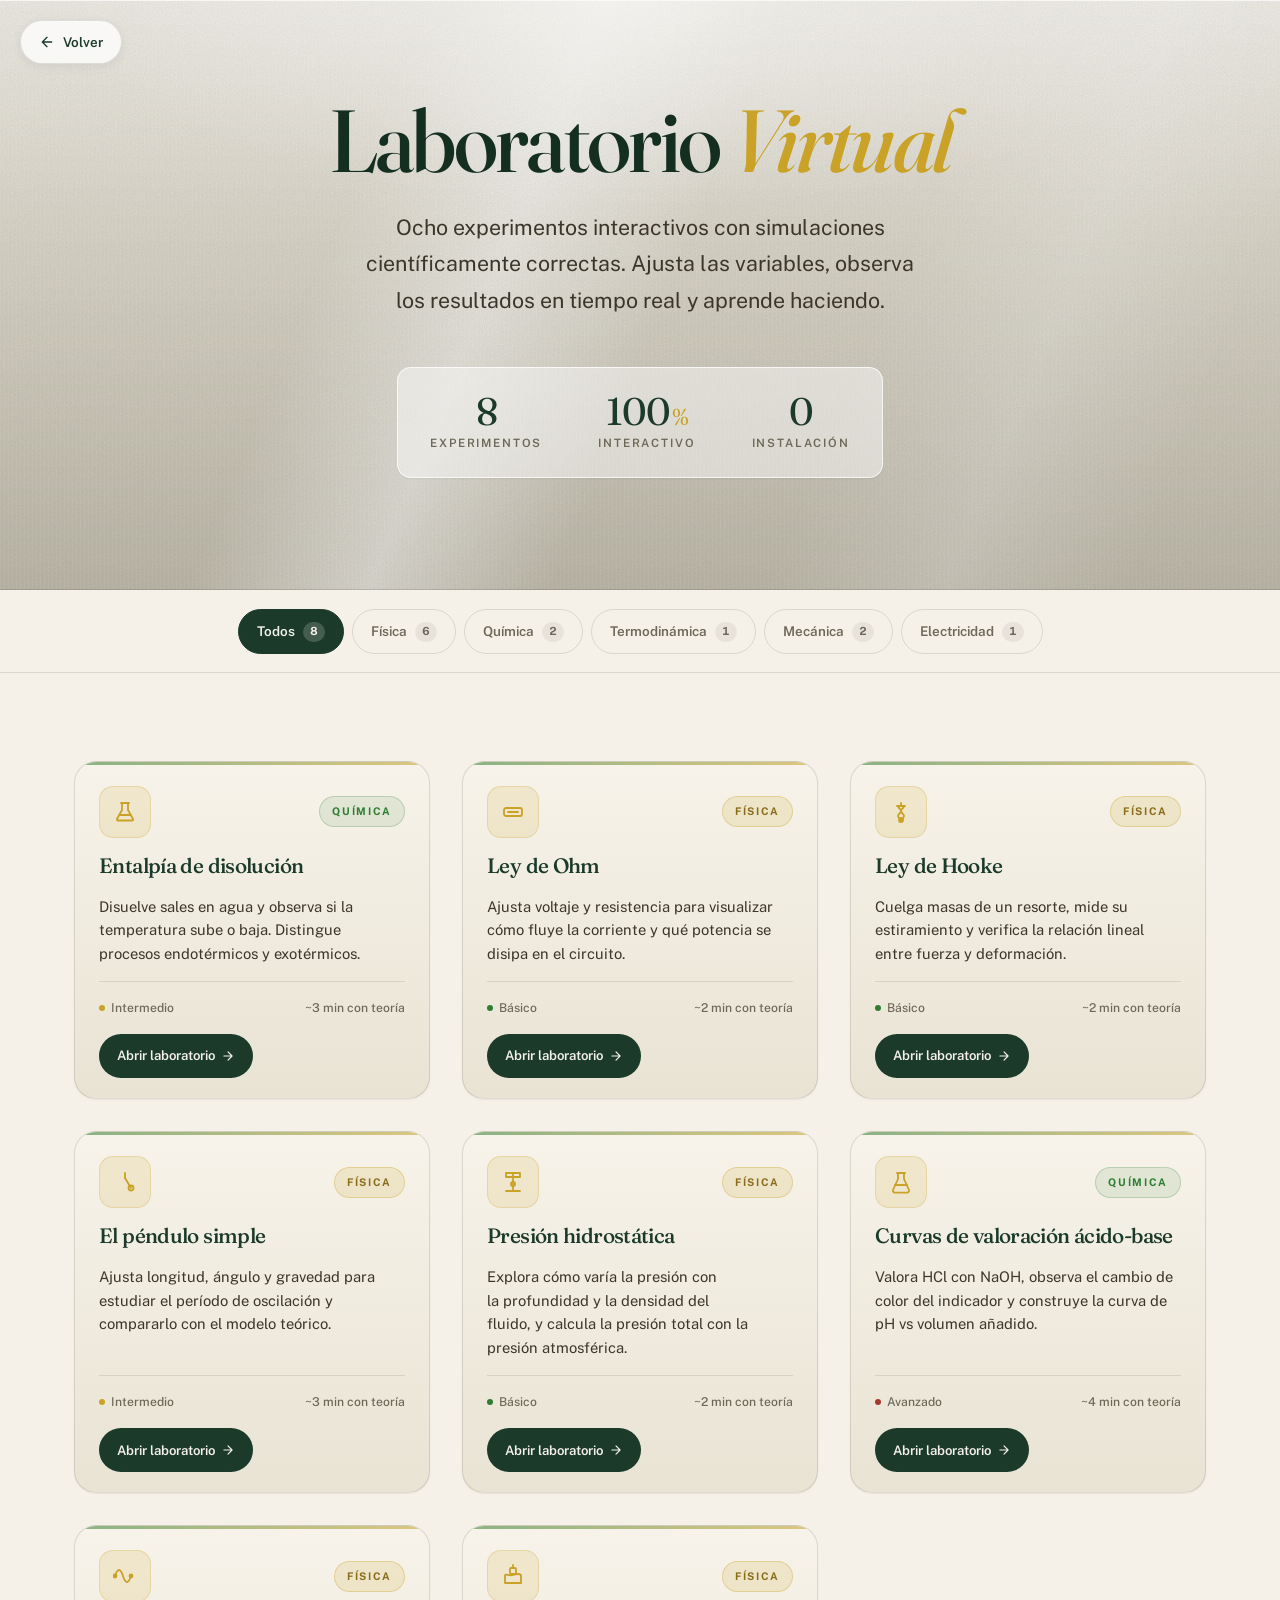
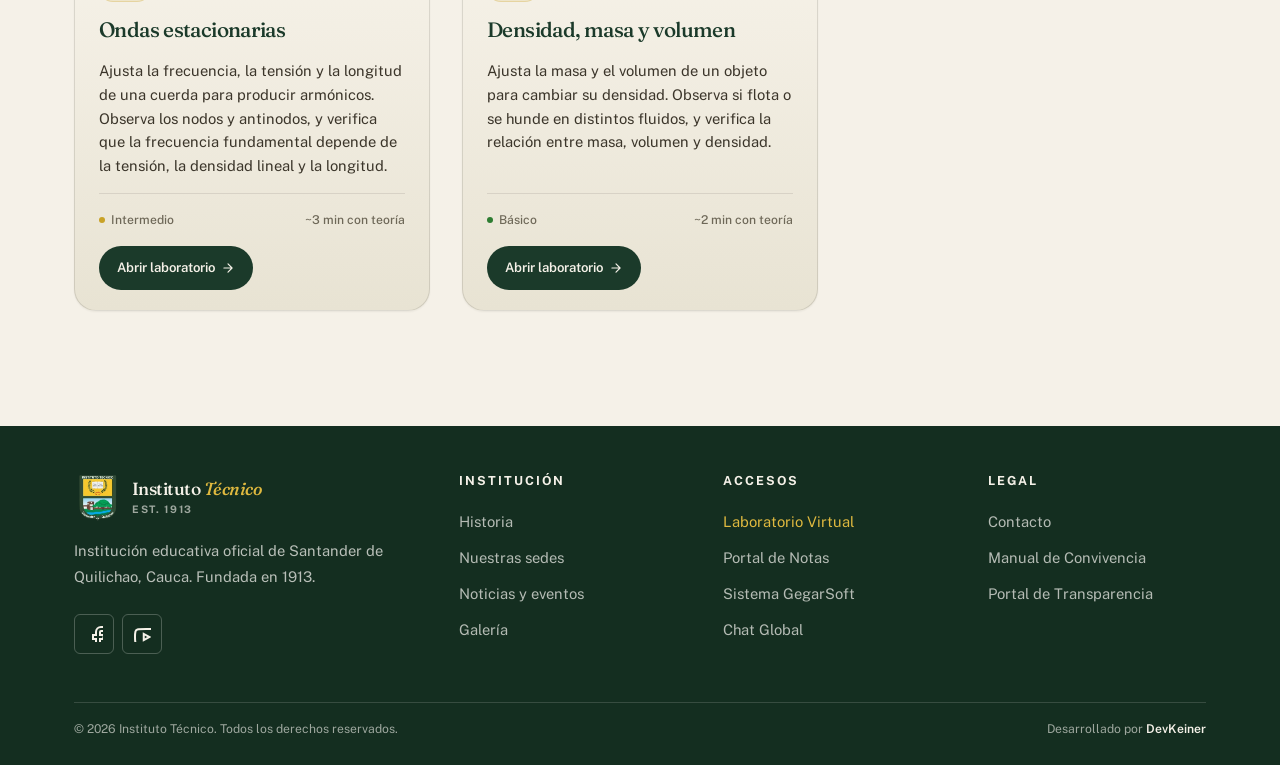
<file: laboratorio-virtual.html>
<!DOCTYPE html>
<html lang="es">
<head>
<meta charset="UTF-8">
<meta name="viewport" content="width=device-width, initial-scale=1.0, viewport-fit=cover">
<script>
(function () {
  var ua = navigator.userAgent || '';
  var isMobile = /Android|iPhone|iPad|iPod|IEMobile|Opera Mini|Mobile|webOS/i.test(ua) || window.innerWidth <= 860;
  document.documentElement.classList.add(isMobile ? 'device-mobile' : 'device-pc');
  window.__isMobileDevice = isMobile;
})();
</script>
<title>Laboratorio Virtual | Instituto Técnico</title>
<meta name="description" content="Ocho experimentos interactivos de física y química del Instituto Técnico de Santander de Quilichao.">
<meta name="theme-color" content="#142E20">
<meta name="color-scheme" content="light">
<meta name="robots" content="index, follow">
<link rel="icon" type="image/png" href="assets/images/logo.png">
<link rel="apple-touch-icon" href="assets/images/logo.png">
<link rel="canonical" href="https://institutotecnico.edu.co/laboratorio-virtual.html">
<link rel="preconnect" href="https://fonts.googleapis.com">
<link rel="preconnect" href="https://fonts.gstatic.com" crossorigin>
<link rel="preload" as="style" href="https://fonts.googleapis.com/css2?family=Fraunces:ital,opsz,wght@0,9..144,400..700;1,9..144,400..700&family=Public+Sans:wght@400..700&display=swap">
<link rel="stylesheet" href="https://fonts.googleapis.com/css2?family=Fraunces:ital,opsz,wght@0,9..144,400..700;1,9..144,400..700&family=Public+Sans:wght@400..700&display=swap" media="print" onload="this.media='all'">
<noscript>
  <link rel="stylesheet" href="https://fonts.googleapis.com/css2?family=Fraunces:ital,opsz,wght@0,9..144,400..700;1,9..144,400..700&family=Public+Sans:wght@400..700&display=swap">
</noscript>
<style>
@layer reset, tokens, base, layout, components, utilities, motion, polish;

@layer reset {
  *, *::before, *::after { box-sizing: border-box; margin: 0; padding: 0; }
  html { -webkit-text-size-adjust: 100%; text-size-adjust: 100%; -webkit-tap-highlight-color: transparent; }
  body { line-height: 1.6; }
  img, svg, video, canvas { display: block; max-width: 100%; height: auto; }
  input, button, textarea, select { font: inherit; color: inherit; }
  button { cursor: pointer; background: transparent; border: 0; }
  ul, ol { list-style: none; }
  a { color: inherit; text-decoration: none; }
  h1, h2, h3, h4, h5, h6 { font-weight: inherit; font-size: inherit; }
  p, h1, h2, h3, h4, h5, h6 { overflow-wrap: break-word; }
  [hidden] { display: none !important; }
  :focus-visible { outline: 3px solid var(--dorado); outline-offset: 3px; }
  ::selection { color: var(--hueso); background: var(--verde-oscuro); }
  em, i, cite { font-style: normal; }
}

@layer tokens {
  :root {
    --hueso: #F5F1E8;
    --crema: #EEE9DB;
    --arena: #DFD6C1;
    --tinta: #1E1A14;
    --gris-calido: #6E6858;
    --gris-oscuro: #3B352A;
    --verde-oscuro: #1B3A2A;
    --verde-profundo: #142E20;
    --verde-medio: #2E7D32;
    --dorado: #C9A227;
    --dorado-claro: #DFB93F;
    --borde: #D5CCB8;
    --blanco: #FBFAF5;

    --surface: var(--hueso);
    --surface-cream: #F4EEE0;
    --surface-sage:  #E8EEE3;
    --surface-sand:  #F1E9DB;
    --surface-linen: #F7F3EA;
    --surface-stone: #E8E3D3;
    --surface-stone-hover: #F0EBDE;

    --grain: url("data:image/svg+xml,%3Csvg xmlns='http://www.w3.org/2000/svg' width='160' height='160'%3E%3Cfilter id='n'%3E%3CfeTurbulence type='fractalNoise' baseFrequency='.9' numOctaves='2' stitchTiles='stitch'/%3E%3CfeColorMatrix values='0 0 0 0 0 0 0 0 0 0 0 0 0 0 0 0 0 0 .08 0'/%3E%3C/filter%3E%3Crect width='100%25' height='100%25' filter='url(%23n)'/%3E%3C/svg%3E");
    --satin: var(--grain), repeating-linear-gradient(90deg, rgb(255 255 255 / .06) 0 1px, transparent 1px 4px), linear-gradient(112deg, transparent 0 28%, rgb(255 255 255 / .42) 40%, transparent 52%, transparent 66%, rgb(255 255 255 / .18) 78%, transparent 90%), linear-gradient(180deg, rgb(255 255 255 / .38), transparent 38%, rgb(70 62 44 / .12)), linear-gradient(#E2DED2, #CBC7B8);
    --surface-metallic: var(--satin);

    --text: var(--tinta);
    --text-muted: var(--gris-calido);
    --text-strong: var(--verde-oscuro);
    --line: var(--borde);

    --r-sm: 6px;
    --r-md: 14px;
    --r-lg: 22px;
    --r-pill: 999px;

    --shadow-1: 0 1px 2px rgb(30 26 20 / .06);
    --shadow-2: 0 14px 36px -14px rgb(30 26 20 / .22);

    --track-tight: -.03em;
    --track-wide: .16em;

    --s-1: 8px; --s-2: 16px; --s-3: 24px; --s-4: 32px;
    --s-6: 48px; --s-9: 72px;

    --font-display: 'Fraunces', Georgia, 'Times New Roman', serif;
    --font-body: 'Public Sans', -apple-system, BlinkMacSystemFont, 'Segoe UI', Roboto, sans-serif;

    --fs-sm: clamp(.82rem, .78rem + .2vw, .92rem);
    --fs-base: clamp(1.02rem, .97rem + .25vw, 1.12rem);
    --fs-lg: clamp(1.15rem, 1.06rem + .45vw, 1.34rem);
    --fs-xl: clamp(1.4rem, 1.22rem + .9vw, 1.9rem);
    --fs-2xl: clamp(1.75rem, 1.4rem + 1.8vw, 2.7rem);
    --fs-3xl: clamp(2.2rem, 1.5rem + 3.4vw, 3.6rem);

    --container: 1180px;
    --section-pad: clamp(80px, 9vw, 140px);

    --ease: cubic-bezier(.22, 1, .36, 1);
    --dur-fast: .22s;
    --dur-base: .4s;
    --dur-slow: .7s;

    --safe-top: env(safe-area-inset-top, 0px);
    --safe-bottom: env(safe-area-inset-bottom, 0px);
    --safe-left: env(safe-area-inset-left, 0px);
    --safe-right: env(safe-area-inset-right, 0px);

    --header-h: 72px;
  }
  @supports (color: color-mix(in srgb, red, blue)) {
    :root { --line: color-mix(in srgb, var(--tinta) 12%, transparent); }
  }
}

@layer base {
  html { scroll-behavior: smooth; scroll-padding-top: 16px; }
  body {
    min-width: 320px;
    overflow-x: clip;
    background: var(--surface);
    color: var(--text);
    font-family: var(--font-body);
    font-size: var(--fs-base);
    font-weight: 400;
    line-height: 1.65;
    -webkit-font-smoothing: antialiased;
    -moz-osx-font-smoothing: grayscale;
  }
  body.no-scroll { overflow: hidden; touch-action: none; }
  body.lab-active { overflow: hidden; }
  body.lab-active .hero,
  body.lab-active .filters,
  body.lab-active .experiments-section,
  body.lab-active .site-footer { display: none; }
  h1, h2, h3, h4, h5, h6 {
    color: var(--text-strong);
    font-family: var(--font-display);
    font-weight: 500;
    letter-spacing: var(--track-tight);
    line-height: 1.12;
    text-wrap: balance;
  }
  p { text-wrap: pretty; }
  a { transition: color var(--dur-fast) var(--ease); }
  img { filter: saturate(.96) contrast(1.02); }
  .sr-only {
    position: absolute; width: 1px; height: 1px; padding: 0; margin: -1px;
    overflow: hidden; clip: rect(0,0,0,0); white-space: nowrap; border: 0;
  }
  .skip-link {
    position: fixed; z-index: 5000;
    top: calc(12px + var(--safe-top)); left: 12px;
    padding: 12px 18px;
    transform: translateY(-160%);
    background: var(--verde-profundo); color: var(--hueso);
    font-size: var(--fs-sm); font-weight: 600;
    transition: transform var(--dur-fast) var(--ease);
  }
  .skip-link:focus { transform: translateY(0); }
  @media (prefers-reduced-motion: reduce) {
    html { scroll-behavior: auto; }
    *, *::before, *::after {
      animation: none !important;
      transition: none !important;
      scroll-behavior: auto !important;
    }
  }
  @media (prefers-contrast: more) {
    :root { --line: var(--gris-calido); --text-muted: var(--gris-oscuro); }
  }
}

@layer layout {
  .container {
    width: 100%;
    max-width: var(--container);
    margin-inline: auto;
    padding-inline: max(24px, var(--safe-left)) max(24px, var(--safe-right));
  }
  .section {
    padding-block: var(--section-pad);
    position: relative;
  }
  .section > .container { position: relative; z-index: 1; }
}

@layer components {
  .btn {
    display: inline-flex;
    min-height: 48px;
    align-items: center;
    justify-content: center;
    gap: 10px;
    padding: 12px 24px;
    border: 1px solid transparent;
    border-radius: var(--r-pill);
    font-size: var(--fs-sm);
    font-weight: 600;
    line-height: 1.3;
    text-align: center;
    transition: background-color var(--dur-fast) var(--ease),
                color var(--dur-fast) var(--ease),
                border-color var(--dur-fast) var(--ease);
  }
  .btn svg { transition: transform var(--dur-fast) var(--ease); flex-shrink: 0; }
  @media (hover: hover) { .btn:hover svg { transform: translateX(4px); } }
  .btn-primary {
    background: var(--verde-oscuro);
    color: var(--hueso);
    border-color: var(--verde-oscuro);
  }
  @media (hover: hover) { .btn-primary:hover { background: var(--verde-profundo); border-color: var(--verde-profundo); } }
  .btn-outline {
    background: transparent;
    color: var(--verde-oscuro);
    border-color: var(--line);
  }
  @media (hover: hover) { .btn-outline:hover {
    background: var(--surface-cream);
    border-color: var(--verde-oscuro);
  } }
  .btn:disabled {
    opacity: .5;
    pointer-events: none;
  }

  .nav-fab {
    position: fixed;
    z-index: 1100;
    top: calc(20px + var(--safe-top));
    right: calc(20px + var(--safe-right));
    width: 56px; height: 56px;
    display: flex; align-items: center; justify-content: center;
    background: rgba(251, 250, 245, .95);
    color: var(--verde-oscuro);
    border: 1px solid var(--line);
    border-radius: var(--r-md);
    box-shadow: var(--shadow-1);
    -webkit-backdrop-filter: blur(14px);
    backdrop-filter: blur(14px);
    transition: transform var(--dur-fast) var(--ease),
                background var(--dur-fast) var(--ease),
                opacity var(--dur-fast) var(--ease);
  }
  @media (hover: hover) { .nav-fab:hover { background: var(--blanco); transform: scale(1.04); } }
  .nav-fab.is-open { opacity: 0; pointer-events: none; }
  .nav-fab-bars { display: flex; flex-direction: column; gap: 5px; width: 24px; }
  .nav-fab-bars span { display: block; height: 2px; background: currentColor; border-radius: 2px; }

  .nav-drawer {
    position: fixed;
    z-index: 1090;
    top: 0; right: 0; bottom: 0;
    width: min(90vw, 400px);
    transform: translateX(102%);
    background: var(--hueso);
    box-shadow: -20px 0 48px rgba(20, 46, 32, .15);
    opacity: 0;
    visibility: hidden;
    transition: transform .38s var(--ease), opacity .3s ease, visibility 0s linear .38s;
    overflow-y: auto;
    overscroll-behavior: contain;
    -webkit-overflow-scrolling: touch;
  }
  .nav-drawer.is-open {
    transform: translateX(0);
    opacity: 1;
    visibility: visible;
    transition: transform .38s var(--ease), opacity .3s ease, visibility 0s linear 0s;
  }
  .nav-drawer-inner {
    min-height: 100%;
    padding: calc(20px + var(--safe-top)) var(--s-3) calc(28px + var(--safe-bottom));
    display: flex; flex-direction: column;
  }
  .nav-drawer-head {
    display: flex; align-items: center; justify-content: space-between;
    padding-bottom: var(--s-2);
    margin-bottom: var(--s-3);
    border-bottom: 1px solid var(--line);
  }
  .nav-drawer-brand {
    display: inline-flex; align-items: center; gap: 12px;
    color: var(--verde-oscuro);
  }
  .nav-drawer-brand img { width: 52px; height: 52px; object-fit: contain; }
  .nav-drawer-name {
    display: block;
    font-family: var(--font-display);
    font-size: 1.1rem; font-weight: 600;
    letter-spacing: var(--track-tight);
    line-height: 1.1;
  }
  .nav-drawer-est {
    display: block; margin-top: 3px;
    font-size: .65rem; font-weight: 700;
    letter-spacing: var(--track-wide);
    text-transform: uppercase;
    color: var(--gris-calido);
  }
  .nav-drawer-close {
    width: 48px; height: 48px;
    display: flex; align-items: center; justify-content: center;
    border: 1px solid var(--line);
    border-radius: var(--r-sm);
    color: var(--verde-oscuro);
    transition: background var(--dur-fast) var(--ease), color var(--dur-fast) var(--ease);
  }
  @media (hover: hover) { .nav-drawer-close:hover { background: var(--verde-oscuro); color: var(--hueso); border-color: var(--verde-oscuro); } }
  .nav-drawer-menu { display: flex; flex-direction: column; }
  .nav-drawer-menu a {
    display: flex; align-items: center; justify-content: space-between;
    min-height: 56px; padding: 12px 0;
    border-bottom: 1px solid var(--line);
    color: var(--verde-oscuro);
    font-family: var(--font-display);
    font-size: 1.3rem; font-weight: 500;
    letter-spacing: var(--track-tight);
    transition: color var(--dur-fast) var(--ease), padding-inline-start var(--dur-fast) var(--ease);
  }
  @media (hover: hover) { .nav-drawer-menu a:hover { color: var(--verde-medio); padding-inline-start: 6px; } }
  .nav-drawer-menu a[aria-current="page"] { color: var(--dorado); }
  .nav-drawer-menu a svg { opacity: .5; flex-shrink: 0; }
  .nav-drawer-footer {
    margin-top: auto;
    padding-top: var(--s-3);
    display: flex; flex-direction: column; gap: 12px;
  }
  .nav-drawer-footer .btn { width: 100%; }

  .nav-backdrop {
    position: fixed;
    z-index: 1080;
    inset: 0;
    width: 100%; height: 100%;
    background: rgba(20, 46, 32, .45);
    -webkit-backdrop-filter: blur(10px) saturate(1.1);
    backdrop-filter: blur(10px) saturate(1.1);
    opacity: 0;
    visibility: hidden;
    pointer-events: none;
    transition: opacity .35s ease, visibility 0s linear .35s;
  }
  .nav-backdrop.is-visible {
    opacity: 1;
    visibility: visible;
    pointer-events: auto;
    transition: opacity .35s ease, visibility 0s linear 0s;
  }
  @supports not ((backdrop-filter: blur(1px)) or (-webkit-backdrop-filter: blur(1px))) {
    .nav-backdrop { background: rgba(20, 46, 32, .78); }
  }

  .hero {
    position: relative;
    padding-block: 96px clamp(72px, 9vw, 112px);
    background: var(--surface-metallic);
    text-align: center;
    isolation: isolate;
    box-shadow: inset 0 1px 0 rgb(255 255 255 / .7), inset 0 -1px 0 rgb(30 26 20 / .14);
    overflow: hidden;
  }
  .hero::before {
    content: '';
    position: absolute;
    inset: 0;
    z-index: 0;
    background: radial-gradient(ellipse 70% 55% at 50% 0%, rgba(255, 255, 255, .35), transparent 65%);
    pointer-events: none;
  }
  .hero::after {
    content: '';
    position: absolute;
    inset: 0;
    z-index: 0;
    pointer-events: none;
    background: linear-gradient(105deg, transparent 32%, rgba(255, 255, 255, .55) 50%, transparent 68%);
    transform: translate3d(-100%, 0, 0);
    opacity: 0;
    animation: heroSheen 2.4s cubic-bezier(.22, 1, .36, 1) .3s both;
    will-change: transform, opacity;
  }
  @keyframes heroSheen {
    0% { transform: translate3d(-100%, 0, 0); opacity: 0; }
    15% { opacity: 1; }
    85% { opacity: 1; }
    100% { transform: translate3d(100%, 0, 0); opacity: 0; }
  }
  @media (prefers-reduced-motion: reduce) {
    .hero::after { display: none; }
  }

  .hero-back {
    position: absolute;
    z-index: 5;
    top: calc(20px + var(--safe-top));
    left: calc(20px + var(--safe-left));
    display: inline-flex;
    align-items: center;
    gap: 8px;
    min-height: 44px;
    padding: 10px 18px;
    background: rgba(255, 255, 255, .78);
    -webkit-backdrop-filter: blur(10px) saturate(1.1);
    backdrop-filter: blur(10px) saturate(1.1);
    border: 1px solid var(--line);
    border-radius: var(--r-pill);
    color: var(--verde-oscuro);
    font-size: .84rem;
    font-weight: 600;
    box-shadow: 0 2px 10px rgba(20, 46, 32, .08);
    transition: background var(--dur-fast) var(--ease),
                border-color var(--dur-fast) var(--ease),
                transform var(--dur-fast) var(--ease);
  }
  @media (hover: hover) { .hero-back:hover {
    background: var(--blanco);
    border-color: var(--verde-oscuro);
  } }
  .hero-back svg { transition: transform var(--dur-fast) var(--ease); }
  @media (hover: hover) { .hero-back:hover svg { transform: translateX(-3px); } }
  @supports not ((backdrop-filter: blur(1px)) or (-webkit-backdrop-filter: blur(1px))) {
    .hero-back { background: rgba(255, 255, 255, .96); }
  }

  .hero-inner {
    position: relative;
    z-index: 1;
    max-width: 900px;
    margin-inline: auto;
    display: flex;
    flex-direction: column;
    align-items: center;
  }
  .hero-eyebrow {
    display: inline-flex;
    align-items: center;
    gap: 12px;
    margin-bottom: var(--s-3);
    color: var(--gris-calido);
    font-size: .72rem;
    font-weight: 700;
    letter-spacing: var(--track-wide);
    text-transform: uppercase;
  }
  .hero-eyebrow::before,
  .hero-eyebrow::after {
    content: '';
    width: 24px;
    height: 1px;
    background: currentColor;
    opacity: .6;
  }
  .hero-title {
    font-size: clamp(2.8rem, 7vw, 5.5rem);
    line-height: 1.02;
    letter-spacing: var(--track-tight);
    color: var(--verde-profundo);
    margin-bottom: var(--s-3);
    text-wrap: balance;
  }
  .hero-title em { color: var(--dorado); font-style: italic; }
  .hero-desc {
    max-width: 560px;
    margin: 0 auto var(--s-6);
    color: var(--gris-oscuro);
    font-size: var(--fs-lg);
    line-height: 1.7;
    text-wrap: balance;
  }
  .hero-stats {
    display: inline-flex;
    align-items: center;
    gap: clamp(24px, 5vw, 56px);
    padding: var(--s-3) var(--s-4);
    background: rgba(255, 255, 255, .45);
    border: 1px solid rgba(255, 255, 255, .75);
    border-radius: var(--r-md);
    box-shadow: var(--shadow-1);
    flex-wrap: wrap;
    justify-content: center;
  }
  .hero-stat {
    display: flex;
    flex-direction: column;
    align-items: center;
    gap: 4px;
    min-width: 80px;
  }
  .hero-stat-value {
    font-family: var(--font-display);
    font-size: clamp(1.8rem, 3vw, 2.4rem);
    font-weight: 400;
    color: var(--verde-oscuro);
    line-height: 1;
    font-variant-numeric: tabular-nums;
    letter-spacing: var(--track-tight);
  }
  .hero-stat-value .plus {
    color: var(--dorado);
    font-size: .6em;
    margin-left: 2px;
  }
  .hero-stat-label {
    font-size: .72rem;
    font-weight: 600;
    letter-spacing: var(--track-wide);
    text-transform: uppercase;
    color: var(--gris-calido);
  }

  .filters {
    position: sticky;
    top: 0;
    z-index: 50;
    background: rgba(245, 241, 232, .94);
    -webkit-backdrop-filter: blur(14px) saturate(1.1);
    backdrop-filter: blur(14px) saturate(1.1);
    border-top: 1px solid transparent;
    border-bottom: 1px solid var(--line);
    padding-block: var(--s-2);
    transition: box-shadow var(--dur-base) var(--ease);
  }
  .filters.is-stuck { box-shadow: 0 2px 12px -6px rgba(30, 26, 20, .15); }
  .filters-inner {
    display: flex;
    align-items: center;
    gap: var(--s-1);
    overflow-x: auto;
    scrollbar-width: none;
    -ms-overflow-style: none;
    padding: 2px 0;
    -webkit-overflow-scrolling: touch;
  }
  .filters-inner::-webkit-scrollbar { display: none; }
  @media (min-width: 861px) {
    .filters-inner { justify-content: center; flex-wrap: wrap; }
  }
  .filter-btn {
    flex-shrink: 0;
    padding: 10px 18px;
    border-radius: var(--r-pill);
    background: transparent;
    border: 1px solid var(--line);
    color: var(--gris-calido);
    font-family: var(--font-body);
    font-size: .84rem;
    font-weight: 600;
    transition: all var(--dur-fast) var(--ease);
    min-height: 42px;
    display: inline-flex;
    align-items: center;
    gap: 8px;
    white-space: nowrap;
  }
  @media (hover: hover) { .filter-btn:hover {
    color: var(--verde-oscuro);
    border-color: var(--verde-oscuro);
    background: var(--surface-cream);
  } }
  .filter-btn.is-active {
    background: var(--verde-oscuro);
    border-color: var(--verde-oscuro);
    color: var(--hueso);
  }
  .filter-count {
    display: inline-flex;
    align-items: center;
    justify-content: center;
    min-width: 22px;
    height: 20px;
    padding: 0 6px;
    border-radius: var(--r-pill);
    background: rgba(0, 0, 0, .06);
    font-size: .7rem;
    font-weight: 700;
    font-variant-numeric: tabular-nums;
    line-height: 1;
  }
  .filter-btn.is-active .filter-count {
    background: rgba(255, 255, 255, .18);
    color: var(--hueso);
  }

  .experiments-section {
    padding-block: clamp(56px, 7vw, 88px) clamp(80px, 9vw, 120px);
    background: var(--hueso);
  }
  .exp-grid {
    display: grid;
    grid-template-columns: repeat(3, minmax(0, 1fr));
    gap: var(--s-4);
  }
  .exp-card {
    position: relative;
    display: flex;
    flex-direction: column;
    gap: var(--s-2);
    padding: var(--s-3);
    background: var(--surface-stone);
    border: 1px solid var(--line);
    border-radius: var(--r-md);
    cursor: pointer;
    text-align: left;
    color: inherit;
    transition: background var(--dur-fast) var(--ease),
                border-color var(--dur-fast) var(--ease),
                transform var(--dur-fast) var(--ease),
                box-shadow var(--dur-fast) var(--ease);
    touch-action: manipulation;
    min-height: 260px;
    overflow: hidden;
    isolation: isolate;
  }
  .exp-card::before {
    content: '';
    position: absolute;
    top: 0; left: 0; right: 0;
    height: 2px;
    background: linear-gradient(90deg, transparent, var(--dorado), transparent);
    opacity: 0;
    transition: opacity var(--dur-base) var(--ease);
    z-index: 2;
    pointer-events: none;
  }
  .exp-card:focus-visible {
    background: var(--surface-stone-hover);
    border-color: var(--verde-oscuro);
    transform: translateY(-6px);
    box-shadow:
      0 28px 52px -22px rgba(20, 46, 32, .32),
      0 2px 10px rgba(20, 46, 32, .08);
  }
  @media (hover: hover) { .exp-card:hover {
    background: var(--surface-stone-hover);
    border-color: var(--verde-oscuro);
    transform: translateY(-6px);
    box-shadow:
      0 28px 52px -22px rgba(20, 46, 32, .32),
      0 2px 10px rgba(20, 46, 32, .08);
  } }
  .exp-card:focus-visible::before { opacity: 1; }
  @media (hover: hover) { .exp-card:hover::before { opacity: 1; } }
  .exp-card-top {
    display: flex;
    align-items: center;
    justify-content: space-between;
    gap: var(--s-2);
  }
  .exp-icon {
    width: 48px;
    height: 48px;
    display: grid;
    place-items: center;
    border-radius: var(--r-md);
    background: rgba(201, 162, 39, .14);
    border: 1px solid rgba(201, 162, 39, .25);
    color: var(--dorado);
    flex-shrink: 0;
    transition: background var(--dur-fast) var(--ease),
                color var(--dur-fast) var(--ease),
                border-color var(--dur-fast) var(--ease),
                transform var(--dur-fast) var(--ease);
  }
  @media (hover: hover) { .exp-card:hover .exp-icon {
    background: var(--verde-oscuro);
    color: var(--dorado-claro);
    border-color: var(--verde-oscuro);
    transform: rotate(-4deg);
  } }
  .exp-chip {
    font-size: .66rem;
    font-weight: 700;
    letter-spacing: var(--track-wide);
    text-transform: uppercase;
    padding: 6px 12px;
    border-radius: var(--r-pill);
    background: var(--surface-cream);
    color: var(--verde-oscuro);
    border: 1px solid var(--line);
    white-space: nowrap;
  }
  .exp-chip[data-cat="quimica"] {
    background: rgba(46, 125, 50, .1);
    color: var(--verde-medio);
    border-color: rgba(46, 125, 50, .22);
  }
  .exp-chip[data-cat="fisica"] {
    background: rgba(201, 162, 39, .15);
    color: #8a6d1b;
    border-color: rgba(201, 162, 39, .32);
  }
  .exp-title {
    font-family: var(--font-display);
    font-size: 1.3rem;
    font-weight: 500;
    color: var(--verde-oscuro);
    line-height: 1.2;
    letter-spacing: var(--track-tight);
  }
  .exp-desc {
    color: var(--gris-oscuro);
    font-size: var(--fs-sm);
    line-height: 1.6;
    flex: 1;
  }
  .exp-meta {
    display: flex;
    align-items: center;
    justify-content: space-between;
    gap: var(--s-2);
    padding-top: var(--s-2);
    border-top: 1px solid rgba(30, 26, 20, .1);
    font-size: .76rem;
    color: var(--gris-calido);
    font-weight: 500;
  }
  .exp-difficulty {
    display: inline-flex;
    align-items: center;
    gap: 6px;
  }
  .exp-difficulty .dot {
    width: 6px;
    height: 6px;
    border-radius: 50%;
    background: var(--verde-medio);
    flex-shrink: 0;
  }
  .exp-difficulty[data-level="2"] .dot { background: var(--dorado); }
  .exp-difficulty[data-level="3"] .dot { background: #a5392e; }
  .exp-cta {
    display: inline-flex;
    align-items: center;
    gap: 6px;
    color: var(--verde-medio);
    font-size: .82rem;
    font-weight: 600;
    transition: gap var(--dur-fast) var(--ease);
  }
  @media (hover: hover) { .exp-card:hover .exp-cta { gap: 10px; } }
  .exp-empty {
    grid-column: 1 / -1;
    padding: var(--s-6) var(--s-3);
    text-align: center;
    color: var(--gris-calido);
    border: 1px dashed var(--line);
    border-radius: var(--r-md);
    background: var(--hueso);
  }

  .site-footer {
    position: relative;
    padding: var(--s-6) 0 calc(26px + var(--safe-bottom));
    background: var(--verde-profundo);
    color: var(--hueso);
    overflow: hidden;
  }
  .site-footer .container { position: relative; z-index: 1; }
  .footer-grid {
    display: grid;
    grid-template-columns: 1.55fr 1fr 1fr 1fr;
    gap: clamp(22px, 4vw, 46px);
    margin-bottom: var(--s-6);
  }
  .footer-brand .footer-brand-row {
    display: inline-flex;
    align-items: center;
    gap: 10px;
    margin-bottom: var(--s-2);
  }
  .footer-brand .footer-brand-row img { width: 48px; height: 48px; object-fit: contain; }
  .footer-brand-name {
    display: block;
    font-family: var(--font-display);
    font-size: 1.1rem;
    font-weight: 500;
    letter-spacing: var(--track-tight);
    line-height: 1.1;
    color: var(--hueso);
  }
  .footer-brand-name em { color: var(--dorado-claro); font-style: italic; }
  .footer-brand-est {
    display: block;
    margin-top: 3px;
    font-size: .65rem;
    font-weight: 700;
    letter-spacing: var(--track-wide);
    text-transform: uppercase;
    color: rgba(250, 248, 244, .6);
  }
  .footer-brand p {
    max-width: 320px;
    margin-bottom: var(--s-3);
    color: rgba(250, 248, 244, .72);
    font-size: var(--fs-sm);
    line-height: 1.75;
  }
  .footer-col h4 {
    margin-bottom: var(--s-2);
    color: var(--hueso);
    font-family: var(--font-body);
    font-size: .78rem;
    font-weight: 700;
    letter-spacing: var(--track-wide);
    text-transform: uppercase;
  }
  .footer-col a, .footer-col button {
    display: flex;
    min-height: 36px;
    align-items: center;
    padding-block: 6px;
    border: 0;
    background: transparent;
    color: rgba(250, 248, 244, .7);
    text-align: left;
    font-size: var(--fs-sm);
    line-height: 1.5;
    transition: color var(--dur-fast) var(--ease);
  }
  @media (hover: hover) { .footer-col a:hover, .footer-col button:hover { color: var(--blanco); } }
  .footer-col a[aria-current="page"] { color: var(--dorado-claro); }
  .socials { display: flex; flex-wrap: wrap; gap: var(--s-1); }
  .social {
    display: flex;
    width: 40px; height: 40px;
    align-items: center;
    justify-content: center;
    border: 1px solid rgba(250, 248, 244, .24);
    color: var(--hueso);
    border-radius: var(--r-sm);
    transition: background var(--dur-fast) var(--ease),
                border-color var(--dur-fast) var(--ease),
                color var(--dur-fast) var(--ease);
  }
  @media (hover: hover) { .social:hover { background: rgba(250, 248, 244, .1); border-color: rgba(201, 162, 39, .6); color: var(--dorado-claro); } }
  .footer-bottom {
    display: flex;
    flex-wrap: wrap;
    align-items: center;
    justify-content: space-between;
    gap: 12px 24px;
    padding-top: var(--s-2);
    border-top: 1px solid rgba(250, 248, 244, .15);
    color: rgba(250, 248, 244, .6);
    font-size: .76rem;
  }
  .footer-bottom .credit span { color: var(--hueso); font-weight: 600; }

  .site-header { display: none; }

  @media (min-width: 861px) {
    .nav-fab { display: none; }
  }

  @media (max-width: 1050px) {
    .footer-grid { grid-template-columns: 1.4fr 1fr 1fr; }
    .footer-col:last-child { grid-column: 2 / 4; }
  }

  @media (max-width: 860px) {
    :root { --section-pad: 72px; --header-h: 64px; }

    .hero {
      padding-block: calc(80px + var(--safe-top)) 64px;
    }
    .hero-back {
      top: calc(16px + var(--safe-top));
      left: calc(16px + var(--safe-left));
      padding: 10px 16px;
      font-size: .8rem;
    }
    .hero-eyebrow { margin-bottom: var(--s-2); font-size: .66rem; }
    .hero-title { font-size: clamp(2.4rem, 9vw, 3.6rem); }
    .hero-desc { font-size: 1rem; line-height: 1.6; }
    .hero-stats { gap: var(--s-3); padding: var(--s-2) var(--s-3); }
    .hero-stat-value { font-size: clamp(1.6rem, 6vw, 2rem); }
    .hero-stat-label { font-size: .66rem; }

    .filters {
      position: relative;
      top: auto;
      padding-block: var(--s-2);
    }
    .filters.is-stuck { box-shadow: none; }
    .filters-inner {
      justify-content: flex-start;
      flex-wrap: nowrap;
      margin-inline: -24px;
      padding-inline: 24px;
      -webkit-mask-image: linear-gradient(90deg, transparent 0, #000 24px, #000 calc(100% - 36px), transparent 100%);
      mask-image: linear-gradient(90deg, transparent 0, #000 24px, #000 calc(100% - 36px), transparent 100%);
    }
    .filter-btn { font-size: .78rem; padding: 9px 14px; min-height: 48px; }

    .experiments-section { padding-block: 32px 56px; }
    .exp-grid { grid-template-columns: 1fr; gap: var(--s-2); }
    .exp-card { min-height: 200px; padding: var(--s-3); }
    .exp-card:focus-visible {
      transform: none;
      box-shadow: none;
      background: var(--surface-stone);
      border-color: var(--line);
    }
  @media (hover: hover) { .exp-card:hover {
      transform: none;
      box-shadow: none;
      background: var(--surface-stone);
      border-color: var(--line);
    } }
    .exp-card:focus-visible::before { opacity: 0; }
  @media (hover: hover) { .exp-card:hover::before { opacity: 0; } }
    @media (hover: hover) { .exp-card:hover .exp-icon { transform: none; } }
    @media (hover: hover) { .exp-card:hover .exp-cta { gap: 6px; } }
    .exp-title { font-size: 1.15rem; }

    .footer-grid { grid-template-columns: repeat(2, minmax(0, 1fr)); gap: var(--s-3) 18px; margin-bottom: var(--s-4); }
    .footer-brand { grid-column: 1 / -1; }
    .footer-brand p { max-width: 100%; margin-bottom: 14px; }
    .footer-col:last-child { grid-column: auto; }
    .footer-bottom { flex-direction: column; align-items: flex-start; gap: var(--s-1); font-size: .72rem; }
  }

  @media (max-width: 480px) {
    .exp-grid { gap: var(--s-2); }
    .filter-btn { font-size: .74rem; padding: 8px 12px; min-height: 48px; }
    .actions-row { grid-template-columns: 1fr 1fr; }
    .results-panel { grid-template-columns: 1fr 1fr; }
  }
}

@layer components {
  .exp-card {
    padding: var(--s-3) var(--s-3) 20px;
    border-radius: var(--r-lg);
    background: linear-gradient(180deg, var(--surface-linen), var(--surface-stone));
    box-shadow: var(--shadow-1);
  }
  .exp-card::before {
    height: 3px;
    opacity: .55;
    background: linear-gradient(90deg, var(--verde-medio), var(--dorado));
  }
  .exp-card:focus-visible::before { opacity: 1; }
  @media (hover: hover) { .exp-card:hover::before { opacity: 1; } }
  .exp-icon { width: 52px; height: 52px; border-radius: var(--r-md); }
  .exp-cta {
    align-self: flex-start;
    min-height: 44px;
    padding: 0 18px;
    border-radius: var(--r-pill);
    background: var(--verde-oscuro);
    color: var(--hueso);
  }
  @keyframes cardIn { from { opacity: 0; transform: translate3d(0, 12px, 0); } }
  .exp-card.is-entering { animation: cardIn .32s var(--ease) var(--ed, 0ms) backwards; }

  /* ============ LAB VIEW (full screen experiment) ============ */
  .lab-view {
    position: fixed;
    inset: 0;
    height: 100vh;
    height: 100dvh;
    z-index: 2500;
    display: none;
    flex-direction: column;
    background: var(--hueso);
    overflow: hidden;
    overflow: clip;
  }
  body.lab-active .lab-view { display: flex; }

  .lab-header {
    display: flex;
    align-items: center;
    gap: 16px;
    padding: var(--safe-top) 20px 0;
    padding-bottom: 0;
    height: calc(68px + var(--safe-top));
    background: var(--crema);
    border-bottom: 1px solid var(--line);
    box-shadow: 0 1px 4px rgba(30, 26, 20, .06);
    flex-shrink: 0;
    z-index: 20;
  }

  .lab-back {
    display: inline-flex;
    align-items: center;
    gap: 8px;
    min-height: 40px;
    padding: 8px 16px 8px 12px;
    background: var(--hueso);
    border: 1px solid var(--line);
    border-radius: var(--r-pill);
    color: var(--verde-oscuro);
    font-size: .85rem;
    font-weight: 600;
    flex-shrink: 0;
    transition: background var(--dur-fast) var(--ease), border-color var(--dur-fast) var(--ease);
    touch-action: manipulation;
  }
  @media (hover: hover) { .lab-back:hover {
    background: var(--blanco);
    border-color: var(--verde-oscuro);
  } }
  .lab-back svg { transition: transform var(--dur-fast) var(--ease); flex-shrink: 0; }
  @media (hover: hover) { .lab-back:hover svg { transform: translateX(-2px); } }

  .lab-title-info {
    flex: 1;
    min-width: 0;
    display: flex;
    flex-direction: column;
    gap: 2px;
  }
  .lab-category {
    color: var(--dorado);
    font-size: .66rem;
    font-weight: 700;
    letter-spacing: var(--track-wide);
    text-transform: uppercase;
    line-height: 1;
  }
  .lab-title {
    color: var(--verde-oscuro);
    font-family: var(--font-display);
    font-size: 1.15rem;
    font-weight: 500;
    letter-spacing: var(--track-tight);
    line-height: 1.15;
    white-space: nowrap;
    overflow: hidden;
    text-overflow: ellipsis;
  }

  .lab-header-actions {
    display: flex;
    align-items: center;
    gap: 8px;
    flex-shrink: 0;
  }

  .theory-btn {
    display: inline-flex;
    align-items: center;
    gap: 8px;
    min-height: 44px;
    padding: 0 18px 0 14px;
    border-radius: var(--r-pill);
    background: var(--verde-oscuro);
    border: 1px solid var(--verde-oscuro);
    color: var(--hueso);
    font-size: .86rem;
    font-weight: 600;
    touch-action: manipulation;
    transition: background-color var(--dur-fast) var(--ease), color var(--dur-fast) var(--ease), border-color var(--dur-fast) var(--ease);
  }
  .theory-btn svg { color: var(--dorado-claro); flex-shrink: 0; }
  .theory-btn.is-active { background: var(--dorado); border-color: var(--dorado); color: var(--verde-profundo); }
  @media (hover: hover) { .theory-btn:hover { background: var(--dorado); border-color: var(--dorado); color: var(--verde-profundo); } }
  .theory-btn.is-active svg { color: inherit; }
  @media (hover: hover) { .theory-btn:hover svg { color: inherit; } }

  .presentation-btn {
    display: inline-flex;
    align-items: center;
    justify-content: center;
    width: 44px;
    height: 44px;
    border-radius: var(--r-pill);
    background: var(--hueso);
    border: 1px solid var(--line);
    color: var(--verde-oscuro);
    flex-shrink: 0;
    touch-action: manipulation;
    transition: background var(--dur-fast) var(--ease), border-color var(--dur-fast) var(--ease);
  }
  @media (hover: hover) { .presentation-btn:hover {
    background: var(--blanco);
    border-color: var(--verde-oscuro);
  } }

  .lab-body {
    flex: 1;
    display: grid;
    grid-template-columns: 7fr 3fr;
    min-height: 0;
    overflow: hidden;
  }

  .lab-canvas-area {
    position: relative;
    display: flex;
    flex-direction: column;
    background: var(--verde-profundo);
    min-height: 0;
    min-width: 0;
    overflow: hidden;
  }
  .lab-canvas-area canvas#labCanvas {
    width: 100%;
    flex: 1;
    min-height: 0;
    display: block;
    touch-action: manipulation;
  }
  .lab-graph-area {
    border-top: 1px solid rgba(255, 255, 255, .1);
    padding: 12px;
    background: rgba(0, 0, 0, .18);
    flex-shrink: 0;
    height: 200px;
  }
  .lab-graph-label {
    font-size: .66rem;
    font-weight: 700;
    letter-spacing: var(--track-wide);
    text-transform: uppercase;
    color: rgba(245, 241, 232, .55);
    margin-bottom: 6px;
  }
  .lab-graph-area canvas {
    width: 100%;
    height: calc(100% - 22px);
    display: block;
    touch-action: manipulation;
  }

  .lab-controls {
    padding: 32px 28px;
    background: var(--hueso);
    display: flex;
    flex-direction: column;
    gap: 32px;
    overflow-y: auto;
    min-height: 0;
    min-width: 0;
    overscroll-behavior: contain;
    -webkit-overflow-scrolling: touch;
  }

  .control-group { display: flex; flex-direction: column; gap: 12px; }
  .control-group-label {
    display: flex;
    align-items: center;
    justify-content: space-between;
    gap: 12px;
    font-size: .72rem;
    font-weight: 700;
    letter-spacing: .08em;
    text-transform: uppercase;
    color: var(--verde-oscuro);
  }
  .control-group-value {
    font-size: .84rem;
    font-weight: 700;
    color: var(--dorado);
    font-variant-numeric: tabular-nums;
    letter-spacing: 0;
    text-transform: none;
  }

  .slider {
    -webkit-appearance: none;
    appearance: none;
    width: 100%;
    height: 6px;
    background: var(--arena);
    border-radius: var(--r-pill);
    outline: none;
    cursor: pointer;
    touch-action: manipulation;
  }
  .slider::-webkit-slider-thumb {
    -webkit-appearance: none;
    appearance: none;
    width: 22px;
    height: 22px;
    border-radius: 50%;
    background: var(--dorado);
    border: 3px solid var(--hueso);
    box-shadow: 0 1px 3px rgba(30, 26, 20, .3);
    cursor: pointer;
  }
  .slider::-moz-range-thumb {
    width: 22px;
    height: 22px;
    border-radius: 50%;
    background: var(--dorado);
    border: 3px solid var(--hueso);
    box-shadow: 0 1px 3px rgba(30, 26, 20, .3);
    cursor: pointer;
  }

  .pill-group { display: flex; flex-wrap: wrap; gap: 6px; }
  .pill {
    padding: 9px 16px;
    border-radius: var(--r-pill);
    background: var(--hueso);
    border: 1px solid var(--line);
    color: var(--gris-calido);
    font-size: .8rem;
    font-weight: 600;
    min-height: 44px;
    display: inline-flex;
    align-items: center;
    gap: 6px;
    touch-action: manipulation;
    transition: all var(--dur-fast) var(--ease);
  }
  @media (hover: hover) { .pill:hover { border-color: var(--verde-oscuro); color: var(--verde-oscuro); } }
  .pill.is-active {
    background: var(--verde-oscuro);
    border-color: var(--verde-oscuro);
    color: var(--hueso);
  }
  .pill small { display: block; font-size: .68rem; opacity: .75; }

  .results-panel {
    display: grid;
    grid-template-columns: 1fr 1fr;
    gap: 20px;
    padding: 20px;
    background: linear-gradient(180deg, var(--surface-linen), var(--surface-cream));
    border: 1px solid var(--line);
    border-radius: var(--r-md);
    box-shadow: var(--shadow-1);
  }
  .result-item { display: flex; flex-direction: column; gap: 2px; }
  .result-label {
    font-size: .66rem;
    font-weight: 700;
    letter-spacing: .08em;
    text-transform: uppercase;
    color: var(--gris-calido);
  }
  .result-value {
    font-family: var(--font-display);
    font-size: 1.4rem;
    font-weight: 500;
    color: var(--verde-oscuro);
    font-variant-numeric: tabular-nums;
    letter-spacing: var(--track-tight);
    line-height: 1.15;
  }
  .result-value.warm { color: var(--dorado); }
  .result-value.dim { color: var(--gris-oscuro); }

  .actions-row {
    display: grid;
    grid-template-columns: 1fr 1fr;
    gap: 12px;
  }
  .actions-row .btn { min-height: 52px; font-size: .86rem; padding: 12px 16px; }

  .questions-panel {
    padding: 20px;
    background: var(--crema);
    border-top: 1px solid var(--line);
    border-radius: var(--r-md);
  }
  .questions-title {
    font-size: .72rem;
    font-weight: 700;
    letter-spacing: var(--track-wide);
    text-transform: uppercase;
    color: var(--verde-oscuro);
    margin-bottom: 16px;
    display: flex;
    align-items: center;
    gap: 8px;
  }
  .questions-title::before {
    content: '';
    width: 14px;
    height: 2px;
    background: var(--dorado);
    border-radius: 2px;
  }
  .question {
    margin-bottom: 16px;
    padding: 16px;
    background: var(--hueso);
    border: 1px solid var(--line);
    border-radius: var(--r-sm);
    transition: border-color var(--dur-fast) var(--ease);
  }
  .question:last-child { margin-bottom: 0; }
  .question.is-correct { border-color: var(--verde-medio); }
  .question.is-wrong { border-color: #a5392e; }
  .question-text {
    font-size: .9rem;
    color: var(--tinta);
    margin-bottom: 10px;
    line-height: 1.55;
  }
  .question-options { display: flex; flex-wrap: wrap; gap: 6px; }
  .question-option {
    padding: 9px 14px;
    border-radius: var(--r-pill);
    background: var(--hueso);
    border: 1px solid var(--line);
    color: var(--gris-oscuro);
    font-size: .8rem;
    font-weight: 600;
    min-height: 44px;
    display: inline-flex;
    align-items: center;
    touch-action: manipulation;
    transition: all var(--dur-fast) var(--ease);
  }
  @media (hover: hover) { .question-option:hover {
    border-color: var(--verde-oscuro);
    color: var(--verde-oscuro);
  } }
  .question-option.is-correct {
    background: rgba(46, 125, 50, .12);
    border-color: var(--verde-medio);
    color: var(--verde-medio);
  }
  .question-option.is-wrong {
    background: rgba(165, 57, 46, .1);
    border-color: #a5392e;
    color: #a5392e;
  }

  /* Theory panel: lateral en escritorio, bottom-sheet en móvil */
  .theory {
    position: absolute;
    z-index: 100;
    inset: 0 0 0 auto;
    width: 40%;
    display: flex;
    flex-direction: column;
    background: var(--blanco);
    border-left: 1px solid var(--line);
    box-shadow: -18px 0 40px -24px rgb(20 46 32 / .4);
    transform: translateX(100%);
    opacity: 0;
    visibility: hidden;
    pointer-events: none;
    transition: transform .35s var(--ease), opacity .25s ease, visibility 0s linear .35s;
  }
  .theory.is-open {
    transform: translateX(0);
    opacity: 1;
    visibility: visible;
    pointer-events: auto;
    transition: transform .35s var(--ease), opacity .25s ease, visibility 0s;
  }
  .theory.is-animating { will-change: transform; }
  .theory-backdrop { display: none; }
  .theory-grip { display: none; }
  .theory-head {
    position: sticky;
    top: 0;
    z-index: 10;
    flex-shrink: 0;
    display: flex;
    align-items: flex-start;
    justify-content: space-between;
    gap: 12px;
    padding: 18px 20px 14px;
    border-bottom: 1px solid var(--line);
    background: var(--crema);
  }
  .theory-kicker { color: var(--dorado); font-size: .72rem; font-weight: 700; letter-spacing: .08em; }
  .theory-head h3 { font-size: 1.4rem; line-height: 1.15; }
  .theory-scroll {
    flex: 1;
    min-height: 0;
    overflow-y: auto;
    overscroll-behavior: contain;
    -webkit-overflow-scrolling: touch;
    padding: 18px 20px 24px;
  }
  .theory-lead { font-family: var(--font-display); font-size: 1.1rem; line-height: 1.6; color: var(--gris-oscuro); }
  .theory h4 {
    margin: 26px 0 10px;
    font-family: var(--font-body);
    font-size: .74rem;
    font-weight: 700;
    letter-spacing: .08em;
    text-transform: uppercase;
    color: var(--verde-oscuro);
  }
  .formulas { display: grid; gap: 8px; }
  .formula {
    display: flex;
    flex-direction: column;
    gap: 2px;
    padding: 12px 14px;
    background: var(--surface-sage);
    border-left: 3px solid var(--dorado);
    border-radius: var(--r-sm);
  }
  .formula code { font-family: var(--font-display); font-size: 1.18rem; color: var(--verde-profundo); overflow-wrap: anywhere; }
  .formula span { font-size: .86rem; line-height: 1.5; color: var(--gris-oscuro); }
  .theory-points { display: grid; gap: 10px; }
  .theory-points li { position: relative; padding-left: 20px; font-size: .94rem; line-height: 1.6; }
  .theory-points li::before {
    content: '';
    position: absolute;
    left: 2px;
    top: .62em;
    width: 8px;
    height: 8px;
    border-radius: 50%;
    background: var(--verde-medio);
  }
  .theory-example {
    padding: 14px;
    background: var(--surface-cream);
    border: 1px solid var(--line);
    border-radius: var(--r-md);
    font-size: .92rem;
    line-height: 1.65;
  }
  .theory-tip {
    margin-top: 22px;
    padding: 14px;
    background: rgba(201, 162, 39, .12);
    border: 1px solid rgba(201, 162, 39, .38);
    border-radius: var(--r-md);
    font-size: .92rem;
    line-height: 1.6;
  }
  .theory-foot {
    position: sticky;
    bottom: 0;
    z-index: 10;
    flex-shrink: 0;
    padding: 12px 20px calc(14px + var(--safe-bottom));
    border-top: 1px solid var(--line);
    background: var(--hueso);
  }
  .theory-foot .btn { width: 100%; min-height: 52px; }

  .modal-close {
    width: 44px;
    height: 44px;
    display: grid;
    place-items: center;
    border-radius: var(--r-sm);
    background: var(--hueso);
    border: 1px solid var(--line);
    color: var(--verde-oscuro);
    flex-shrink: 0;
    transition: background var(--dur-fast) var(--ease), color var(--dur-fast) var(--ease), border-color var(--dur-fast) var(--ease);
  }
  @media (hover: hover) { .modal-close:hover {
    background: var(--verde-oscuro);
    color: var(--hueso);
    border-color: var(--verde-oscuro);
  } }

  .slider { height: 32px; background: transparent; }
  .slider::-webkit-slider-runnable-track { height: 10px; border-radius: var(--r-pill); background: var(--arena); }
  .slider::-moz-range-track { height: 10px; border-radius: var(--r-pill); background: var(--arena); }
  .slider::-webkit-slider-thumb { width: 30px; height: 30px; margin-top: -10px; box-shadow: 0 2px 6px rgb(30 26 20 / .35); }
  .slider::-moz-range-thumb { width: 30px; height: 30px; box-shadow: 0 2px 6px rgb(30 26 20 / .35); }
  .slider:focus-visible::-webkit-slider-thumb { outline: 3px solid var(--verde-oscuro); outline-offset: 2px; }
  .slider:focus-visible::-moz-range-thumb { outline: 3px solid var(--verde-oscuro); outline-offset: 2px; }

  @media (max-width: 860px) {
    .lab-header {
      height: calc(64px + var(--safe-top));
      padding: var(--safe-top) 12px 0;
      gap: 10px;
    }
    .lab-back { font-size: .78rem; padding: 8px 14px 8px 12px; min-height: 48px; }
    .lab-title { font-size: 1rem; }
    .lab-category { font-size: .6rem; }
    .theory-btn { min-height: 48px; padding: 0 16px 0 14px; font-size: .8rem; }
    .presentation-btn { width: 48px; height: 48px; }

    .lab-body {
      display: flex;
      flex-direction: column;
    }
    .lab-canvas-area {
      flex: 1 1 auto;
      min-height: 38vh;
      min-height: 38dvh;
      max-height: 48vh;
      max-height: 48dvh;
    }
    .lab-graph-area {
      height: 120px;
      height: clamp(96px, 16dvh, 140px);
      padding: 8px 10px;
    }
    .lab-graph-area canvas { height: calc(100% - 20px); }
    .lab-controls {
      flex: 1 1 0;
      padding: 20px 16px 24px;
      padding-bottom: max(24px, env(safe-area-inset-bottom));
      border-top: 1px solid var(--line);
      gap: 24px;
    }

    .theory-backdrop {
      display: block;
      position: absolute;
      inset: 0;
      z-index: 90;
      background: rgb(20 46 32 / .55);
      -webkit-backdrop-filter: blur(4px);
      backdrop-filter: blur(4px);
      opacity: 0;
      visibility: hidden;
      pointer-events: none;
      transition: opacity .3s ease, visibility 0s linear .3s;
    }
    .theory-backdrop.is-visible {
      opacity: 1;
      visibility: visible;
      pointer-events: auto;
      transition: opacity .3s ease, visibility 0s;
    }
    .theory {
      inset: auto 0 0 0;
      width: auto;
      height: 88vh;
      height: min(88dvh, calc(100% - 16px));
      border-left: 0;
      border-top: 1px solid var(--line);
      border-radius: 22px 22px 0 0;
      overflow: hidden;
      box-shadow: 0 -18px 40px -20px rgb(20 46 32 / .45);
      transform: translateY(100%);
      opacity: 0;
      visibility: hidden;
      pointer-events: none;
      transition: transform .35s var(--ease), opacity .25s ease, visibility 0s linear .35s;
    }
    .theory.is-open {
      transform: translateY(0);
      opacity: 1;
      visibility: visible;
      pointer-events: auto;
      transition: transform .35s var(--ease), opacity .25s ease, visibility 0s;
    }
    .theory.is-dragging { transition: none; }
    .theory-grip {
      display: block;
      position: relative;
      flex-shrink: 0;
      width: 100%;
      height: 28px;
      background: var(--crema);
      cursor: grab;
      touch-action: none;
    }
    .theory-grip::before {
      content: '';
      position: absolute;
      left: 50%;
      top: 12px;
      width: 40px;
      height: 4px;
      margin-left: -20px;
      border-radius: 4px;
      background: var(--borde);
    }
    .theory-head { padding-top: 4px; touch-action: none; }
    .theory-scroll { overscroll-behavior: contain; -webkit-overflow-scrolling: touch; }

    .results-panel { gap: 16px; padding: 16px; }
    .result-value { font-size: 1.25rem; }
  }

  @media (max-width: 480px) {
    .lab-back span { display: none; }
    .lab-back { padding: 0; width: 48px; justify-content: center; }
    .theory-btn span { display: none; }
    .theory-btn { width: 48px; padding: 0; justify-content: center; }
  }
  @media (min-width: 861px) and (max-width: 1100px) {
    .lab-controls { padding: 24px 22px; gap: 28px; }
  }
}

@layer utilities {
  .reveal {
    opacity: 0;
    transform: translateY(16px);
    transition: opacity var(--dur-base) var(--ease), transform var(--dur-base) var(--ease);
    transition-delay: calc(var(--d, 0) * 60ms);
  }
  .reveal.is-visible { opacity: 1; transform: translateY(0); }
  @media (prefers-reduced-motion: reduce) {
    .reveal { opacity: 1; transform: none; transition: none; }
  }
}

@layer polish {
  .noscript-msg { padding: 24px; border-left: 4px solid var(--dorado); background: var(--surface-cream); border-radius: var(--r-md); color: var(--verde-oscuro); }
  .nav-drawer[inert] { visibility: hidden; }
  @media (min-width: 721px) and (max-width: 1199px) { .exp-grid { grid-template-columns: repeat(2, minmax(0, 1fr)); } }

  /* Touch targets >= 48px en móvil / pantallas táctiles */
  @media (max-width: 860px), (pointer: coarse) {
    .filter-btn, .pill, .question-option, .exp-cta, .btn,
    .modal-close, .nav-drawer-close, .lab-back, .theory-btn, .presentation-btn { min-height: 48px; }
    .modal-close, .nav-drawer-close, .lab-back, .presentation-btn { min-width: 48px; }
    .modal-close { width: 48px; height: 48px; }
    .slider { height: 44px; }
    .pill-group, .question-options { gap: 8px; }
  }

  /* Feedback táctil */
  .exp-card:active {
    transform: scale(.985);
    border-color: var(--verde-oscuro);
    box-shadow: 0 10px 24px -14px rgb(20 46 32 / .4), 0 1px 4px rgb(20 46 32 / .1);
  }
  .btn:active, .pill:active, .filter-btn:active, .question-option:active,
  .lab-back:active, .theory-btn:active, .presentation-btn:active { transform: scale(.97); }

  .btn.is-done {
    background: var(--verde-medio);
    border-color: var(--verde-medio);
    color: #fff;
  }

  .toast {
    position: fixed;
    z-index: 3000;
    left: 50%;
    bottom: calc(20px + var(--safe-bottom));
    max-width: min(92vw, 420px);
    padding: 12px 18px;
    border: 1px solid var(--dorado);
    border-radius: var(--r-pill);
    background: var(--verde-profundo);
    color: var(--hueso);
    font-size: var(--fs-sm);
    font-weight: 600;
    line-height: 1.35;
    text-align: center;
    box-shadow: 0 14px 36px -14px rgb(20 46 32 / .55);
    transform: translate(-50%, 16px);
    opacity: 0;
    pointer-events: none;
    transition: transform .3s var(--ease), opacity .25s ease;
  }
  .toast.is-visible {
    transform: translate(-50%, 0);
    opacity: 1;
  }
  .toast[data-type="error"] { border-color: #e88787; }
  .toast:empty { padding: 0; border-width: 0; }
}
</style>
</head>
<body>

<a class="skip-link" href="#main">Saltar al contenido principal</a>

<button type="button" class="nav-fab" data-nav-toggle aria-label="Abrir menú" aria-expanded="false" aria-controls="navDrawer">
  <span class="nav-fab-bars" aria-hidden="true"><span></span><span></span><span></span></span>
</button>

<nav class="nav-drawer" id="navDrawer" data-nav-drawer aria-label="Navegación principal" inert>
  <div class="nav-drawer-inner">
    <div class="nav-drawer-head">
      <a href="index.html" class="nav-drawer-brand">
        <img src="assets/images/logo.png" alt="" width="52" height="52" decoding="async">
        <div>
          <span class="nav-drawer-name">Instituto Técnico</span>
          <span class="nav-drawer-est">Est. 1913</span>
        </div>
      </a>
      <button type="button" class="nav-drawer-close" data-nav-close aria-label="Cerrar menú">
        <svg width="20" height="20" viewBox="0 0 24 24" fill="none" stroke="currentColor" stroke-width="1.8" stroke-linecap="round" aria-hidden="true"><path d="M18 6 6 18M6 6l12 12"/></svg>
      </button>
    </div>
    <ul class="nav-drawer-menu">
      <li><a href="index.html">Inicio</a></li>
      <li><a href="index.html#nosotros">Nosotros</a></li>
      <li><a href="index.html#sedes">Sedes</a></li>
      <li><a href="index.html#accesos">Accesos</a></li>
      <li><a href="index.html#noticias">Noticias</a></li>
      <li><a href="historia.html">Historia</a></li>
      <li><a href="laboratorio-virtual.html" aria-current="page">Laboratorio</a></li>
      <li><a href="index.html#contacto">Contacto</a></li>
    </ul>
    <div class="nav-drawer-footer">
      <a href="index.html#contacto" class="btn btn-primary">Admisiones</a>
    </div>
  </div>
</nav>
<button type="button" class="nav-backdrop" data-nav-backdrop aria-label="Cerrar menú" tabindex="-1"></button>

<main id="main">

  <section class="hero" id="inicio" aria-labelledby="hero-title">
    <a href="index.html" class="hero-back" aria-label="Volver al inicio">
      <svg width="16" height="16" viewBox="0 0 24 24" fill="none" stroke="currentColor" stroke-width="2" stroke-linecap="round" stroke-linejoin="round" aria-hidden="true">
        <path d="M19 12H5M12 19l-7-7 7-7"/>
      </svg>
      <span>Volver</span>
    </a>

    <div class="container hero-inner">
      <h1 class="hero-title" id="hero-title">Laboratorio <em>Virtual</em></h1>
      <p class="hero-desc">Ocho experimentos interactivos con simulaciones científicamente correctas. Ajusta las variables, observa los resultados en tiempo real y aprende haciendo.</p>
      <div class="hero-stats">
        <div class="hero-stat">
          <span class="hero-stat-value" data-exp-count>8</span>
          <span class="hero-stat-label">Experimentos</span>
        </div>
        <div class="hero-stat">
          <span class="hero-stat-value">100<span class="plus">%</span></span>
          <span class="hero-stat-label">Interactivo</span>
        </div>
        <div class="hero-stat">
          <span class="hero-stat-value">0</span>
          <span class="hero-stat-label">Instalación</span>
        </div>
      </div>
    </div>
  </section>

  <div class="filters" id="filtersBar" role="group" aria-label="Filtrar experimentos por categoría">
    <div class="container">
      <div class="filters-inner" id="filtersInner">
        <button type="button" class="filter-btn is-active" data-filter="todos" aria-pressed="true">Todos <span class="filter-count" data-count="todos">8</span></button>
        <button type="button" class="filter-btn" data-filter="fisica" aria-pressed="false">Física <span class="filter-count" data-count="fisica">6</span></button>
        <button type="button" class="filter-btn" data-filter="quimica" aria-pressed="false">Química <span class="filter-count" data-count="quimica">2</span></button>
        <button type="button" class="filter-btn" data-filter="termodinamica" aria-pressed="false">Termodinámica <span class="filter-count" data-count="termodinamica">1</span></button>
        <button type="button" class="filter-btn" data-filter="mecanica" aria-pressed="false">Mecánica <span class="filter-count" data-count="mecanica">2</span></button>
        <button type="button" class="filter-btn" data-filter="electricidad" aria-pressed="false">Electricidad <span class="filter-count" data-count="electricidad">1</span></button>
      </div>
      <p class="sr-only" id="filterStatus" role="status" aria-live="polite"></p>
    </div>
  </div>

  <section class="experiments-section" aria-labelledby="experimentos-title">
    <div class="container">
      <h2 id="experimentos-title" class="sr-only">Experimentos disponibles</h2>
      <noscript><p class="noscript-msg">El laboratorio virtual requiere JavaScript para funcionar. Actívalo en tu navegador para acceder a los experimentos interactivos.</p></noscript>
      <div class="exp-grid" id="grid" aria-label="Experimentos disponibles"></div>
    </div>
  </section>

</main>

<footer class="site-footer">
  <div class="container">
    <div class="footer-grid">
      <div class="footer-brand">
        <div class="footer-brand-row">
          <img src="assets/images/logo.png" alt="" width="48" height="48" loading="lazy" decoding="async">
          <div>
            <span class="footer-brand-name">Instituto <em>Técnico</em></span>
            <span class="footer-brand-est">Est. 1913</span>
          </div>
        </div>
        <p>Institución educativa oficial de Santander de Quilichao, Cauca. Fundada en 1913.</p>
        <div class="socials">
          <a href="https://www.facebook.com/IT.TECNICO2013/" target="_blank" rel="noopener noreferrer" class="social" aria-label="Facebook">
            <svg width="17" height="17" fill="none" stroke="currentColor" stroke-width="2" aria-hidden="true"><path d="M18 2h-3a5 5 0 0 0-5 5v3H7v4h3v8h4v-8h3l1-4h-4V7a1 1 0 0 1 1-1h3z"/></svg>
          </a>
          <a href="https://www.youtube.com/channel/UCwMarfY8Bpd3uRq8pfGAJbw" target="_blank" rel="noopener noreferrer" class="social" aria-label="YouTube">
            <svg width="17" height="17" fill="none" stroke="currentColor" stroke-width="2" aria-hidden="true"><path d="M22.54 6.42a2.78 2.78 0 0 0-1.94-2C18.88 4 12 4 12 4s-6.88 0-8.6.42a2.78 2.78 0 0 0-1.94 2C1 8.16 1 12 1 12s0 3.84.46 5.58a2.78 2.78 0 0 0 1.94 2C5.12 20 12 20 12 20s6.88 0 8.6-.42a2.78 2.78 0 0 0 1.94-2C23 15.84 23 12 23 12s0-3.84-.46-5.58z"/><polygon points="9.75 15.02 15.5 12 9.75 8.98 9.75 15.02"/></svg>
          </a>
        </div>
      </div>

      <div class="footer-col">
        <h4>Institución</h4>
        <a href="historia.html">Historia</a>
        <a href="index.html#sedes">Nuestras sedes</a>
        <a href="index.html#noticias">Noticias y eventos</a>
        <a href="index.html#galeria">Galería</a>
      </div>

      <div class="footer-col">
        <h4>Accesos</h4>
        <a href="laboratorio-virtual.html" aria-current="page">Laboratorio Virtual</a>
        <a href="https://tecnico.educa20.com" target="_blank" rel="noopener noreferrer">Portal de Notas</a>
        <a href="https://educa20.com/gegar-soft.com/" target="_blank" rel="noopener noreferrer">Sistema GegarSoft</a>
        <a href="chat-global.html" target="_blank" rel="noopener noreferrer">Chat Global</a>
      </div>

      <div class="footer-col">
        <h4>Legal</h4>
        <a href="index.html#contacto">Contacto</a>
        <a href="#">Manual de Convivencia</a>
        <a href="https://institucion-educativa-instituto-tecnico-1.micolombiadigital.gov.co/" target="_blank" rel="noopener noreferrer">Portal de Transparencia</a>
      </div>
    </div>

    <div class="footer-bottom">
      <p>&copy; <span data-current-year>2026</span> Instituto Técnico. Todos los derechos reservados.</p>
      <p class="credit">Desarrollado por <span>DevKeiner</span></p>
    </div>
  </div>
</footer>

<div class="lab-view" id="labView">
  <header class="lab-header">
    <button type="button" class="lab-back" id="labBackBtn" aria-label="Volver al catálogo de experimentos">
      <svg width="18" height="18" viewBox="0 0 24 24" fill="none" stroke="currentColor" stroke-width="2" stroke-linecap="round" stroke-linejoin="round" aria-hidden="true"><path d="M19 12H5M12 19l-7-7 7-7"/></svg>
      <span>Volver al catálogo</span>
    </button>
    <div class="lab-title-info">
      <span class="lab-category" id="labCategory">Física</span>
      <h2 class="lab-title" id="labTitle">Experimento</h2>
    </div>
    <div class="lab-header-actions">
      <button type="button" class="theory-btn" id="theoryBtn" aria-expanded="false" aria-controls="theory" aria-label="Ver teoría">
        <svg width="18" height="18" viewBox="0 0 24 24" fill="none" stroke="currentColor" stroke-width="2" stroke-linecap="round" stroke-linejoin="round" aria-hidden="true"><path d="M4 19.5A2.5 2.5 0 0 1 6.5 17H20"/><path d="M6.5 2H20v20H6.5A2.5 2.5 0 0 1 4 19.5v-15A2.5 2.5 0 0 1 6.5 2z"/></svg>
        <span>Teoría</span>
      </button>
      <button type="button" class="presentation-btn" id="presentationBtn" aria-label="Modo presentación (pantalla completa)">
        <svg width="18" height="18" viewBox="0 0 24 24" fill="none" stroke="currentColor" stroke-width="2" stroke-linecap="round" stroke-linejoin="round" aria-hidden="true"><path d="M8 3H5a2 2 0 0 0-2 2v3"/><path d="M21 8V5a2 2 0 0 0-2-2h-3"/><path d="M3 16v3a2 2 0 0 0 2 2h3"/><path d="M16 21h3a2 2 0 0 0 2-2v-3"/></svg>
      </button>
    </div>
  </header>
  <div class="lab-body" id="labBody"></div>
  <div class="theory-backdrop" id="theoryBackdrop" aria-hidden="true"></div>
  <aside class="theory" id="theory" role="dialog" aria-modal="true" aria-labelledby="theoryTitle" aria-hidden="true" inert>
    <div class="theory-grip" aria-hidden="true"></div>
    <div class="theory-head">
      <div>
        <span class="theory-kicker">Teoría</span>
        <h3 id="theoryTitle"></h3>
      </div>
      <button class="modal-close" id="theoryClose" type="button" aria-label="Cerrar teoría">
        <svg width="18" height="18" viewBox="0 0 24 24" fill="none" stroke="currentColor" stroke-width="2" stroke-linecap="round" stroke-linejoin="round" aria-hidden="true"><line x1="18" y1="6" x2="6" y2="18"/><line x1="6" y1="6" x2="18" y2="18"/></svg>
      </button>
    </div>
    <div class="theory-scroll" id="theoryScroll"></div>
    <div class="theory-foot">
      <button class="btn btn-primary" id="theoryBack" type="button">Volver al experimento</button>
    </div>
  </aside>
</div>

<div class="toast" id="toast" role="status" aria-live="polite" aria-atomic="true"></div>

<script>
(function () {
  'use strict';

  const NUM = new Intl.NumberFormat('es-CO', { maximumFractionDigits: 2 });
  const NUM1 = new Intl.NumberFormat('es-CO', { maximumFractionDigits: 1 });
  const NUM0 = new Intl.NumberFormat('es-CO', { maximumFractionDigits: 0 });

  function formatNum(v, fmt) {
    if (!isFinite(v)) return '—';
    return (fmt || NUM).format(v);
  }
  function clamp(v, min, max) { return Math.min(max, Math.max(min, v)); }
  function lerpColor(a, b, t) {
    return [
      Math.round(a[0] + (b[0] - a[0]) * t),
      Math.round(a[1] + (b[1] - a[1]) * t),
      Math.round(a[2] + (b[2] - a[2]) * t)
    ];
  }
  function setupCanvas(canvas) {
    const dpr = Math.min(window.devicePixelRatio || 1, 2);
    const rect = canvas.getBoundingClientRect();
    const w = Math.max(1, rect.width);
    const h = Math.max(1, rect.height);
    canvas.width = Math.round(w * dpr);
    canvas.height = Math.round(h * dpr);
    const ctx = canvas.getContext('2d');
    ctx.setTransform(dpr, 0, 0, dpr, 0, 0);
    return { ctx, w, h, dpr };
  }
  function roundRect(ctx, x, y, w, h, r) {
    const radius = Math.min(r, w / 2, h / 2);
    ctx.beginPath();
    ctx.moveTo(x + radius, y);
    ctx.lineTo(x + w - radius, y);
    ctx.quadraticCurveTo(x + w, y, x + w, y + radius);
    ctx.lineTo(x + w, y + h - radius);
    ctx.quadraticCurveTo(x + w, y + h, x + w - radius, y + h);
    ctx.lineTo(x + radius, y + h);
    ctx.quadraticCurveTo(x, y + h, x, y + h - radius);
    ctx.lineTo(x, y + radius);
    ctx.quadraticCurveTo(x, y, x + radius, y);
    ctx.closePath();
  }

  const COLORS = {
    primary: '#DFB93F',
    primaryDim: 'rgba(223, 185, 63, 0.15)',
    secondary: '#7ac690',
    secondaryDim: 'rgba(122, 198, 144, 0.15)',
    yellow: '#DFB93F',
    red: '#e88787',
    blue: '#7fb0d8',
    textMain: '#F5F1E8',
    textMuted: 'rgba(245, 241, 232, 0.7)',
    textDim: 'rgba(245, 241, 232, 0.6)',
    axis: 'rgba(245, 241, 232, 0.5)',
    border: 'rgba(255, 255, 255, 0.1)',
    bgCard: '#1B3A2A',
    bgElevated: '#0F1F14',
    panelDark: 'rgba(0, 0, 0, 0.35)'
  };

  function haptic(ms) {
    try { navigator.vibrate?.(ms || 10); } catch (e) {}
  }

  const SS = {
    get(k) { try { return sessionStorage.getItem(k); } catch (e) { return null; } },
    set(k, v) { try { sessionStorage.setItem(k, v); } catch (e) {} },
    del(k) { try { sessionStorage.removeItem(k); } catch (e) {} }
  };

  let toastTimer = null;
  let toastClearTimer = null;
  function showToast(message, type) {
    const el = document.getElementById('toast');
    if (!el) return;
    const host = document.fullscreenElement || document.body;
    if (el.parentNode !== host) host.appendChild(el);
    clearTimeout(toastTimer);
    clearTimeout(toastClearTimer);
    el.dataset.type = type === 'error' ? 'error' : 'success';
    el.textContent = message;
    el.classList.add('is-visible');
    toastTimer = setTimeout(() => {
      el.classList.remove('is-visible');
      toastClearTimer = setTimeout(() => { el.textContent = ''; }, 400);
    }, 2400);
  }

  function copyText(text) {
    const legacy = () => {
      const prev = document.activeElement;
      let ok = false;
      try {
        const ta = document.createElement('textarea');
        ta.value = text;
        ta.setAttribute('readonly', '');
        ta.setAttribute('aria-hidden', 'true');
        ta.style.cssText = 'position:fixed;top:0;left:0;width:1px;height:1px;opacity:0;pointer-events:none;';
        (document.fullscreenElement || document.body).appendChild(ta);
        ta.focus({ preventScroll: true });
        ta.select();
        ta.setSelectionRange(0, text.length);
        ok = document.execCommand('copy');
        ta.parentNode.removeChild(ta);
      } catch (e) { ok = false; }
      try { if (prev && prev.focus) prev.focus({ preventScroll: true }); } catch (e) {}
      return ok;
    };
    if (navigator.clipboard && navigator.clipboard.writeText && window.isSecureContext) {
      return navigator.clipboard.writeText(text).then(() => true).catch(() => legacy());
    }
    return Promise.resolve(legacy());
  }

  function askConfirm(message) {
    try { return window.confirm(message); } catch (e) { return true; }
  }

  class AudioEngine {
    constructor() {
      this.ctx = null;
      this.failed = false;
      this.notified = false;
    }
    unlock() {
      if (this.failed) return;
      try {
        if (!this.ctx) {
          const AC = window.AudioContext || window.webkitAudioContext;
          if (!AC) { this.failed = true; return; }
          this.ctx = new AC();
        }
        if (this.ctx.state === 'suspended') {
          const p = this.ctx.resume();
          if (p && p.catch) p.catch(() => {});
        }
      } catch (e) {
        this.failed = true;
        this.ctx = null;
      }
    }
    notify() {
      if (this.notified) return;
      this.notified = true;
      showToast('El audio no está disponible en este dispositivo.', 'error');
    }
    play(tone) {
      if (!this.ctx) {
        if (this.failed) this.notify();
        return;
      }
      try {
        if (this.ctx.state === 'suspended') {
          const p = this.ctx.resume();
          if (p && p.catch) p.catch(() => {});
        }
        const now = this.ctx.currentTime;
        const tones = {
          open: [{ f: 523.25, d: 0, dur: 0.18, g: 0.08 }, { f: 783.99, d: 0.07, dur: 0.22, g: 0.06 }],
          start: [{ f: 440, d: 0, dur: 0.15, g: 0.07 }, { f: 660, d: 0.08, dur: 0.2, g: 0.05 }],
          complete: [{ f: 523.25, d: 0, dur: 0.16, g: 0.08 }, { f: 659.25, d: 0.08, dur: 0.16, g: 0.07 }, { f: 783.99, d: 0.16, dur: 0.2, g: 0.08 }, { f: 1046.5, d: 0.24, dur: 0.28, g: 0.07 }],
          reset: [{ f: 660, d: 0, dur: 0.15, g: 0.06 }, { f: 440, d: 0.08, dur: 0.2, g: 0.05 }]
        };
        const notes = tones[tone] || tones.open;
        notes.forEach(n => {
          const osc = this.ctx.createOscillator();
          const gain = this.ctx.createGain();
          osc.type = 'sine';
          osc.frequency.value = n.f;
          const t = now + n.d;
          gain.gain.setValueAtTime(0.0001, t);
          gain.gain.exponentialRampToValueAtTime(n.g, t + 0.02);
          gain.gain.exponentialRampToValueAtTime(0.0001, t + n.dur);
          osc.connect(gain);
          gain.connect(this.ctx.destination);
          osc.start(t);
          osc.stop(t + n.dur + 0.02);
        });
      } catch (e) {
        this.failed = true;
        this.notify();
      }
    }
  }

  const audio = new AudioEngine();

  const CANVAS_HINTS = {
    entalpia: 'Ajusta la sustancia y la masa de soluto para ver cómo cambia la temperatura del agua.',
    ohm: 'Ajusta el voltaje y la resistencia para ver cómo cambia la corriente.',
    hooke: 'Ajusta la constante del resorte y la masa para ver cuánto se estira.',
    pendulo: 'Ajusta la longitud, el ángulo y la gravedad para ver cómo cambia el período.',
    presion: 'Ajusta la profundidad y el fluido para ver cómo cambia la presión.',
    valoracion: 'Ajusta las concentraciones, el volumen y el indicador para ver cómo cambia el pH.',
    ondas: 'Ajusta la longitud, la tensión y la frecuencia para ver ondas estacionarias.',
    densidad: 'Ajusta la masa, el volumen y el fluido para ver si el objeto flota o se hunde.'
  };

  class BaseExperiment {
    constructor(meta) {
      this.meta = meta;
      this.root = null;
      this.canvas = null;
      this.graphCanvas = null;
      this.ctx = null;
      this.graphCtx = null;
      this.w = 0;
      this.h = 0;
      this.graphW = 0;
      this.graphH = 0;
      this.running = false;
      this.raf = null;
      this.lastTime = 0;
      this.elapsed = 0;
      this.resizeObserver = null;
      this.resultEls = {};
      this.canvasArea = null;
      this.liveEl = null;
      this.lastLive = '';
      this.liveTimer = null;
      this.resizeTimer = null;
      this.measureTimer = null;
      this.state = 'ready';
    }

    buildShell() {
      const cat = this.meta.categories[0];
      return `
        <div class="lab-canvas-area">
          <canvas id="labCanvas" role="img" aria-label="${CANVAS_HINTS[this.meta.id] || 'Ajusta los controles para ver cómo cambia la simulación.'} Simulación: ${this.meta.title}."></canvas>
          <div class="sr-only" id="labLive" role="status" aria-live="polite" aria-atomic="true"></div>
          <div class="lab-graph-area">
            <div class="lab-graph-label">Gráfico en tiempo real</div>
            <canvas id="labGraph" aria-hidden="true"></canvas>
          </div>
        </div>
        <div class="lab-controls" id="labControls" data-category="${cat}">
          ${this.buildControls()}
          <div class="results-panel" id="labResults">
            ${this.buildResults()}
          </div>
          <div class="actions-row">
            <button class="btn btn-primary" id="labRun" type="button">
              <svg width="16" height="16" viewBox="0 0 24 24" fill="currentColor" aria-hidden="true"><polygon points="6 4 20 12 6 20 6 4"/></svg>
              <span id="labRunText">Iniciar</span>
            </button>
            <button class="btn btn-outline" id="labReset" type="button">
              <svg width="16" height="16" viewBox="0 0 24 24" fill="none" stroke="currentColor" stroke-width="2" stroke-linecap="round" stroke-linejoin="round" aria-hidden="true"><path d="M3 12a9 9 0 1 0 9-9 9.75 9.75 0 0 0-6.74 2.74L3 8"/><path d="M3 3v5h5"/></svg>
              Reiniciar
            </button>
          </div>
          <div class="actions-row">
            <button class="btn btn-outline" id="labCopy" type="button">
              <svg width="16" height="16" viewBox="0 0 24 24" fill="none" stroke="currentColor" stroke-width="2" stroke-linecap="round" stroke-linejoin="round" aria-hidden="true"><rect x="9" y="9" width="13" height="13" rx="2" ry="2"/><path d="M5 15H4a2 2 0 0 1-2-2V4a2 2 0 0 1 2-2h9a2 2 0 0 1 2 2v1"/></svg>
              <span class="btn-label">Copiar</span>
            </button>
            <button class="btn btn-outline" id="labExport" type="button">
              <svg width="16" height="16" viewBox="0 0 24 24" fill="none" stroke="currentColor" stroke-width="2" stroke-linecap="round" stroke-linejoin="round" aria-hidden="true"><path d="M21 15v4a2 2 0 0 1-2 2H5a2 2 0 0 1-2-2v-4"/><polyline points="7 10 12 15 17 10"/><line x1="12" y1="15" x2="12" y2="3"/></svg>
              <span class="btn-label">Exportar</span>
            </button>
          </div>
          <div class="questions-panel">
            <div class="questions-title">Preguntas de análisis</div>
            ${this.buildQuestions()}
          </div>
        </div>
      `;
    }

    buildControls() { return ''; }
    buildResults() { return ''; }
    buildQuestions() { return ''; }
    bindControls() {}
    update() {}
    draw() {}
    reset() {}

    measure() {
      const main = setupCanvas(this.canvas);
      this.ctx = main.ctx;
      this.w = main.w;
      this.h = main.h;
      const graph = setupCanvas(this.graphCanvas);
      this.graphCtx = graph.ctx;
      this.graphW = graph.w;
      this.graphH = graph.h;
    }

    remeasure() {
      if (!this.canvas || !this.canvasArea) return;
      const r = this.canvasArea.getBoundingClientRect();
      if (r.width < 2 || r.height < 2) return;
      this.measure();
      this.draw();
      this.drawGraph();
    }

    mount(container) {
      this.root = container;
      this.root.innerHTML = this.buildShell();

      this.canvas = this.root.querySelector('#labCanvas');
      this.graphCanvas = this.root.querySelector('#labGraph');
      this.canvasArea = this.root.querySelector('.lab-canvas-area');
      this.liveEl = this.root.querySelector('#labLive');

      this.measure();
      this.cacheResults();
      this.bindControls();
      this.bindActions();
      this.bindQuestions();
      this.bindResize();
      this.state = 'ready';
      this.reset();
      // lab-view pasa de display:none a flex: se vuelve a medir cuando el layout ya es estable.
      requestAnimationFrame(() => {
        this.measureTimer = setTimeout(() => this.remeasure(), 60);
      });
      this.scheduleLive(true);
    }

    destroy() {
      this.stop();
      if (this.resizeObserver) {
        this.resizeObserver.disconnect();
        this.resizeObserver = null;
      }
      clearTimeout(this.resizeTimer);
      clearTimeout(this.measureTimer);
      clearTimeout(this.liveTimer);
      this.liveTimer = null;
      this.liveEl = null;
      this.canvas = null;
      this.graphCanvas = null;
      this.canvasArea = null;
    }

    scheduleLive(quick) {
      if (!this.liveEl) return;
      if (this.liveTimer) {
        if (!quick) return;
        clearTimeout(this.liveTimer);
      }
      this.liveTimer = setTimeout(() => {
        this.liveTimer = null;
        if (!this.liveEl) return;
        const parts = [];
        Object.keys(this.resultEls).slice(0, 4).forEach(k => {
          const el = this.resultEls[k];
          const label = el.previousElementSibling;
          parts.push((label ? label.textContent.trim() : k) + ': ' + el.textContent.trim());
        });
        const text = parts.join('. ');
        if (text && text !== this.lastLive) {
          this.lastLive = text;
          this.liveEl.textContent = text;
        }
      }, quick ? 150 : 800);
    }

    flashDone(btn, text) {
      const label = btn.querySelector('.btn-label');
      if (!label) return;
      if (btn.dataset.label === undefined) btn.dataset.label = label.textContent;
      clearTimeout(btn._doneTimer);
      label.textContent = text;
      btn.classList.add('is-done');
      btn._doneTimer = setTimeout(() => {
        label.textContent = btn.dataset.label;
        btn.classList.remove('is-done');
      }, 1400);
    }

    cacheResults() {
      this.root.querySelectorAll('[data-result]').forEach(el => {
        this.resultEls[el.getAttribute('data-result')] = el;
      });
    }

    bindActions() {
      const runBtn = this.root.querySelector('#labRun');
      const runText = this.root.querySelector('#labRunText');
      const resetBtn = this.root.querySelector('#labReset');
      const copyBtn = this.root.querySelector('#labCopy');
      const exportBtn = this.root.querySelector('#labExport');

      runBtn.addEventListener('click', () => {
        if (this.state === 'running') return;
        haptic(10);
        audio.play('start');
        if (this.state === 'completed') this.reset();
        this.start();
        runText.textContent = 'Ejecutando';
        runBtn.disabled = true;
      });

      resetBtn.addEventListener('click', () => {
        if (this.elapsed > 0.5 && !askConfirm('¿Reiniciar el experimento? Se perderá el progreso actual.')) return;
        haptic(10);
        audio.play('reset');
        this.stop();
        this.elapsed = 0;
        this.reset();
        this.state = 'ready';
        runText.textContent = 'Iniciar';
        runBtn.disabled = false;
        this.draw();
        this.drawGraph();
      });

      copyBtn.addEventListener('click', () => {
        haptic(10);
        copyText(this.buildExportText()).then(ok => {
          if (ok) {
            this.flashDone(copyBtn, 'Copiado ✓');
            showToast('Resultados copiados al portapapeles.', 'success');
          } else {
            showToast('No se pudo copiar. Prueba con Exportar.', 'error');
          }
        });
      });

      exportBtn.addEventListener('click', () => {
        haptic(10);
        try {
          const text = this.buildExportText();
          const blob = new Blob([text], { type: 'text/plain;charset=utf-8' });
          const url = URL.createObjectURL(blob);
          const a = document.createElement('a');
          a.href = url;
          a.download = 'experimento-' + this.meta.id + '.txt';
          document.body.appendChild(a);
          a.click();
          document.body.removeChild(a);
          setTimeout(() => URL.revokeObjectURL(url), 1500);
          this.flashDone(exportBtn, 'Exportado ✓');
          showToast('Archivo exportado.', 'success');
        } catch (e) {
          showToast('No se pudo exportar el archivo.', 'error');
        }
      });
    }

    bindQuestions() {
      const groups = this.root.querySelectorAll('[data-question]');
      groups.forEach(group => {
        const correct = group.getAttribute('data-correct');
        const options = group.querySelectorAll('.question-option');
        let fb = group.querySelector('[data-feedback]');
        if (!fb) {
          fb = document.createElement('span');
          fb.className = 'sr-only';
          fb.setAttribute('role', 'status');
          fb.setAttribute('aria-live', 'polite');
          fb.setAttribute('data-feedback', '');
          group.appendChild(fb);
        }
        options.forEach(opt => {
          opt.addEventListener('click', () => {
            if (group.dataset.answered === '1') return;
            const val = opt.getAttribute('data-value');
            if (val === correct) {
              opt.classList.add('is-correct');
              fb.textContent = 'Respuesta correcta';
              group.classList.add('is-correct');
              group.dataset.answered = '1';
            } else {
              opt.classList.add('is-wrong');
              fb.textContent = 'Respuesta incorrecta, intenta de nuevo';
              group.classList.add('is-wrong');
              setTimeout(() => {
                opt.classList.remove('is-wrong');
                group.classList.remove('is-wrong');
              }, 900);
            }
          });
        });
      });
    }

    bindResize() {
      if (this.resizeObserver) {
        this.resizeObserver.disconnect();
        this.resizeObserver = null;
      }
      if (typeof ResizeObserver === 'undefined') return;
      this.resizeObserver = new ResizeObserver(() => {
        clearTimeout(this.resizeTimer);
        this.resizeTimer = setTimeout(() => this.remeasure(), 80);
      });
      this.resizeObserver.observe(this.canvasArea);
      this.resizeObserver.observe(this.canvas);
      this.resizeObserver.observe(this.graphCanvas);
    }

    start() {
      this.state = 'running';
      this.elapsed = 0;
      this.lastTime = performance.now();
      const loop = (t) => {
        if (!this.running) return;
        const dt = Math.min(0.05, (t - this.lastTime) / 1000);
        this.lastTime = t;
        this.elapsed += dt;
        this.update(dt);
        this.draw();
        this.drawGraph();
        if (this.state === 'running') {
          this.raf = requestAnimationFrame(loop);
        } else {
          this.stop();
          this.syncRunButton();
        }
      };
      this.running = true;
      this.raf = requestAnimationFrame(loop);
    }

    stop() {
      this.running = false;
      if (this.raf) cancelAnimationFrame(this.raf);
      this.raf = null;
    }

    finish() {
      this.state = 'completed';
      this.running = false;
      audio.play('complete');
      const runBtn = this.root.querySelector('#labRun');
      const runText = this.root.querySelector('#labRunText');
      if (runBtn) {
        runBtn.disabled = false;
        runText.textContent = 'Iniciar';
      }
    }

    syncRunButton() {
      const runBtn = this.root && this.root.querySelector('#labRun');
      const runText = this.root && this.root.querySelector('#labRunText');
      if (!runBtn || !runText) return;
      runBtn.disabled = false;
      runText.textContent = 'Iniciar';
    }

    getConfig() { return {}; }

    buildExportText() {
      const cfg = this.getConfig();
      let out = 'Instituto Técnico — Laboratorio Virtual\n';
      out += 'Experimento: ' + this.meta.title + '\n';
      out += 'Fecha: ' + new Date().toLocaleString('es-CO') + '\n\n';
      out += 'Configuración:\n';
      Object.keys(cfg).forEach(k => { out += '  ' + k + ': ' + cfg[k] + '\n'; });
      out += '\nResultados:\n';
      Object.keys(this.resultEls).forEach(k => {
        out += '  ' + k + ': ' + this.resultEls[k].textContent + '\n';
      });
      return out;
    }

    setResult(key, value) {
      const el = this.resultEls[key];
      if (el) el.textContent = value;
      this.scheduleLive();
    }

    drawGraph() {
      const ctx = this.graphCtx;
      const w = this.graphW;
      const h = this.graphH;
      ctx.clearRect(0, 0, w, h);
      ctx.strokeStyle = 'rgba(255,255,255,0.05)';
      ctx.lineWidth = 1;
      const gridStep = 30;
      for (let x = 0; x < w; x += gridStep) {
        ctx.beginPath();
        ctx.moveTo(x, 0);
        ctx.lineTo(x, h);
        ctx.stroke();
      }
      for (let y = 0; y < h; y += gridStep) {
        ctx.beginPath();
        ctx.moveTo(0, y);
        ctx.lineTo(w, y);
        ctx.stroke();
      }
    }
  }

  const FONT = '"Public Sans", system-ui, sans-serif';

  class EntalpiaLab extends BaseExperiment {
    static META = {
      id: 'entalpia',
      title: 'Entalpía de disolución',
      categories: ['quimica', 'termodinamica'],
      difficulty: 2,
      duration: '~3 min',
      short: 'Disuelve sales en agua y observa si la temperatura sube o baja. Distingue procesos endotérmicos y exotérmicos.',
      icon: '<svg width="24" height="24" viewBox="0 0 24 24" fill="none" stroke="currentColor" stroke-width="1.8" stroke-linecap="round" stroke-linejoin="round"><path d="M9 3v7L4 19a1 1 0 0 0 .9 1.5h14.2A1 1 0 0 0 20 19l-5-9V3"/><line x1="8" y1="3" x2="16" y2="3"/><path d="M6.5 15h11"/></svg>'
    };
    constructor() {
      super(EntalpiaLab.META);
      this.substances = {
        NH4Cl: { name: 'Cloruro de amonio', formula: 'NH₄Cl', dH: 14.8, M: 53.5, type: 'endo', color: '#7fb0d8' },
        CaCl2: { name: 'Cloruro de calcio', formula: 'CaCl₂', dH: -82.8, M: 111.0, type: 'exo', color: '#e88787' },
        KClO3: { name: 'Clorato de potasio', formula: 'KClO₃', dH: 41.4, M: 122.55, type: 'endo', color: '#a0c8e8' },
        KOH: { name: 'Hidróxido de potasio', formula: 'KOH', dH: -57.6, M: 56.1, type: 'exo', color: '#f0a088' },
        KNO3: { name: 'Nitrato de potasio', formula: 'KNO₃', dH: 34.9, M: 101.1, type: 'endo', color: '#90c0e0' },
        NaOH: { name: 'Hidróxido de sodio', formula: 'NaOH', dH: -44.5, M: 40.0, type: 'exo', color: '#e89585' }
      };
      this.current = 'NH4Cl';
      this.mass = 10;
      this.waterMass = 100;
      this.T0 = 20.0;
      this.Tfinal = 20.0;
      this.Tcurrent = 20.0;
      this.dissolvedFraction = 0;
      this.historyPoints = [];
    }
    getConfig() {
      const s = this.substances[this.current];
      return {
        'Sustancia': s.formula + ' (' + s.name + ')',
        'Masa de soluto (g)': this.mass,
        'Masa de agua (g)': this.waterMass,
        'Temperatura inicial (°C)': this.T0
      };
    }
    computeDT() {
      const s = this.substances[this.current];
      const n = this.mass / s.M;
      const Q = s.dH * n * 1000;
      const mTotal = this.waterMass + this.mass;
      return -Q / (mTotal * 4.18);
    }
    buildControls() {
      const pills = Object.keys(this.substances).map(k =>
        '<button type="button" class="pill" data-sub="' + k + '"' + (k === this.current ? ' aria-pressed="true"' : ' aria-pressed="false"') + '>' + this.substances[k].formula + '</button>'
      ).join('');
      return `
        <div class="control-group">
          <div class="control-group-label"><span>Sustancia</span></div>
          <div class="pill-group" id="entSubs">${pills}</div>
        </div>
        <div class="control-group">
          <div class="control-group-label"><span>Masa de soluto</span><span class="control-group-value" id="entMassVal">10 g</span></div>
          <input class="slider" type="range" id="entMass" min="0" max="30" step="0.5" value="10" aria-label="Masa de soluto en gramos">
        </div>
      `;
    }
    buildResults() {
      return `
        <div class="result-item"><span class="result-label">Temp. actual</span><span class="result-value" data-result="T">20.0 °C</span></div>
        <div class="result-item"><span class="result-label">ΔT final</span><span class="result-value" data-result="DT">0.0 °C</span></div>
        <div class="result-item"><span class="result-label">Moles</span><span class="result-value dim" data-result="n">0.19 mol</span></div>
        <div class="result-item"><span class="result-label">Proceso</span><span class="result-value warm" data-result="tipo">Endotérmico</span></div>
      `;
    }
    buildQuestions() {
      return `
        <div class="question" data-question data-correct="a">
          <div class="question-text">¿Qué ocurre con la temperatura del agua al disolver NH₄Cl?</div>
          <div class="question-options">
            <button class="question-option" data-value="a" type="button">Disminuye</button>
            <button class="question-option" data-value="b" type="button">Aumenta</button>
            <button class="question-option" data-value="c" type="button">No cambia</button>
          </div>
        </div>
        <div class="question" data-question data-correct="b">
          <div class="question-text">Si el ΔH es negativo, el proceso se clasifica como:</div>
          <div class="question-options">
            <button class="question-option" data-value="a" type="button">Endotérmico</button>
            <button class="question-option" data-value="b" type="button">Exotérmico</button>
            <button class="question-option" data-value="c" type="button">Adiabático</button>
          </div>
        </div>
        <div class="question" data-question data-correct="c">
          <div class="question-text">Al aumentar la masa de soluto (con la misma cantidad de agua), la magnitud del cambio de temperatura:</div>
          <div class="question-options">
            <button class="question-option" data-value="a" type="button">Se hace cero</button>
            <button class="question-option" data-value="b" type="button">Disminuye</button>
            <button class="question-option" data-value="c" type="button">Aumenta</button>
          </div>
        </div>
      `;
    }
    bindControls() {
      this.root.querySelectorAll('[data-sub]').forEach(btn => {
        btn.addEventListener('click', () => {
          this.current = btn.getAttribute('data-sub');
          this.root.querySelectorAll('[data-sub]').forEach(b => {
            const active = b === btn;
            b.classList.toggle('is-active', active);
            b.setAttribute('aria-pressed', active ? 'true' : 'false');
          });
          this.reset();
          this.draw();
          this.drawGraph();
        });
      });
      const massSlider = this.root.querySelector('#entMass');
      const massVal = this.root.querySelector('#entMassVal');
      massSlider.addEventListener('input', () => {
        this.mass = parseFloat(massSlider.value);
        massVal.textContent = formatNum(this.mass, NUM1) + ' g';
        this.reset();
        this.draw();
        this.drawGraph();
      });
      this.root.querySelectorAll('[data-sub]').forEach(b => {
        if (b.getAttribute('data-sub') === this.current) b.classList.add('is-active');
      });
      massVal.textContent = formatNum(this.mass, NUM1) + ' g';
    }
    reset() {
      this.Tfinal = this.T0 + this.computeDT();
      this.Tcurrent = this.T0;
      this.dissolvedFraction = 0;
      this.historyPoints = [{ t: 0, T: this.T0 }];
      this.state = 'ready';
      this.updateResults();
    }
    update(dt) {
      this.dissolvedFraction = clamp(this.elapsed / 4, 0, 1);
      this.Tcurrent = this.T0 + (this.Tfinal - this.T0) * this.dissolvedFraction;
      if (this.elapsed >= 5) {
        this.Tcurrent = this.Tfinal;
        this.finish();
      }
      this.historyPoints.push({ t: this.elapsed, T: this.Tcurrent });
      if (this.historyPoints.length > 400) this.historyPoints.shift();
      this.updateResults();
    }
    updateResults() {
      const s = this.substances[this.current];
      const dt = this.Tfinal - this.T0;
      this.setResult('T', formatNum(this.Tcurrent, NUM1) + ' °C');
      this.setResult('DT', (dt >= 0 ? '+' : '') + formatNum(dt, NUM1) + ' °C');
      this.setResult('n', formatNum(this.mass / s.M) + ' mol');
      this.setResult('tipo', s.type === 'endo' ? 'Endotérmico' : 'Exotérmico');
    }
    draw() {
      const ctx = this.ctx;
      const w = this.w;
      const h = this.h;
      ctx.clearRect(0, 0, w, h);
      const s = this.substances[this.current];
      const cx = w / 2;
      const beakerW = Math.min(w * 0.42, 220);
      const beakerH = Math.min(h * 0.72, 280);
      const beakerX = cx - beakerW / 2 - 28;
      const beakerY = h / 2 - beakerH / 2 + 10;
      const tNorm = clamp((this.Tcurrent - 5) / 85, 0, 1);
      let liquidTop, liquidBottom;
      if (s.type === 'exo') {
        liquidTop = [80, 130, 180];
        liquidBottom = [220, 100, 90];
      } else {
        liquidTop = [70, 140, 200];
        liquidBottom = [100, 170, 230];
      }
      const color = lerpColor(liquidTop, liquidBottom, tNorm);
      const liquidFill = 'rgb(' + color[0] + ',' + color[1] + ',' + color[2] + ')';
      ctx.strokeStyle = 'rgba(245,241,232,0.4)';
      ctx.lineWidth = 2;
      ctx.beginPath();
      ctx.moveTo(beakerX, beakerY);
      ctx.lineTo(beakerX, beakerY + beakerH);
      ctx.lineTo(beakerX + beakerW, beakerY + beakerH);
      ctx.lineTo(beakerX + beakerW, beakerY);
      ctx.stroke();
      const liquidH = beakerH * 0.65;
      const liquidY = beakerY + beakerH - liquidH;
      ctx.fillStyle = liquidFill;
      ctx.globalAlpha = 0.65;
      ctx.fillRect(beakerX + 3, liquidY, beakerW - 6, liquidH);
      ctx.globalAlpha = 1;
      ctx.fillStyle = 'rgba(245,241,232,0.06)';
      for (let i = 0; i < 20; i++) {
        const px = beakerX + 6 + (i * 37 % (beakerW - 12));
        const py = liquidY + 10 + (i * 53 % (liquidH - 20));
        ctx.beginPath();
        ctx.arc(px, py, 1.5, 0, Math.PI * 2);
        ctx.fill();
      }
      if (this.state === 'running' && this.dissolvedFraction < 1) {
        const dropY = liquidY - 30 + this.dissolvedFraction * 30;
        const dropX = cx + Math.sin(this.elapsed * 6) * 8;
        ctx.fillStyle = s.color;
        ctx.globalAlpha = 0.9;
        ctx.beginPath();
        ctx.arc(dropX, dropY, 4, 0, Math.PI * 2);
        ctx.fill();
        ctx.globalAlpha = 1;
      }
      const thermoX = beakerX + beakerW + 24;
      const thermoY = beakerY + 20;
      const thermoW = 60;
      const thermoH = 140;
      if (thermoX + thermoW > w - 4) return;
      roundRect(ctx, thermoX, thermoY, thermoW, thermoH, 8);
      ctx.fillStyle = 'rgba(0,0,0,0.4)';
      ctx.fill();
      ctx.strokeStyle = 'rgba(245,241,232,0.2)';
      ctx.stroke();
      roundRect(ctx, thermoX + 18, thermoY + 30, 24, thermoH - 46, 12);
      ctx.fillStyle = 'rgba(0,0,0,0.3)';
      ctx.fill();
      ctx.strokeStyle = 'rgba(245,241,232,0.12)';
      ctx.stroke();
      const tMin = 5, tMax = 90;
      const tFrac = clamp((this.Tcurrent - tMin) / (tMax - tMin), 0, 1);
      const mercuryH = (thermoH - 56) * tFrac;
      const mercuryY = thermoY + 30 + (thermoH - 46 - mercuryH);
      const mercuryColor = tFrac > 0.6 ? COLORS.red : (tFrac < 0.3 ? COLORS.blue : COLORS.primary);
      roundRect(ctx, thermoX + 20, mercuryY, 20, mercuryH, 10);
      ctx.fillStyle = mercuryColor;
      ctx.fill();
      ctx.fillStyle = COLORS.textMain;
      ctx.font = '600 13px ' + FONT;
      ctx.textAlign = 'center';
      ctx.fillText(formatNum(this.Tcurrent, NUM1) + '°', thermoX + thermoW / 2, thermoY + 22);
      ctx.fillStyle = COLORS.textDim;
      ctx.font = '500 9px ' + FONT;
      ctx.fillText('°C', thermoX + thermoW / 2, thermoY + thermoH + 14);
      ctx.textAlign = 'left';
      ctx.fillStyle = COLORS.textMuted;
      ctx.font = '600 11px ' + FONT;
      ctx.fillText(s.formula, beakerX, beakerY - 12);
      ctx.fillStyle = s.type === 'endo' ? COLORS.blue : COLORS.red;
      ctx.font = '500 10px ' + FONT;
      ctx.fillText(s.type === 'endo' ? 'Endotérmico' : 'Exotérmico', beakerX, beakerY - 26);
    }
    drawGraph() {
      super.drawGraph();
      const ctx = this.graphCtx;
      const w = this.graphW;
      const h = this.graphH;
      if (this.historyPoints.length < 2) return;
      const pad = { l: 38, r: 14, t: 14, b: 26 };
      const plotW = w - pad.l - pad.r;
      const plotH = h - pad.t - pad.b;
      const tMax = Math.max(5, this.elapsed);
      const tMinY = Math.min(this.T0, this.Tfinal) - 2;
      const tMaxY = Math.max(this.T0, this.Tfinal) + 2;
      ctx.strokeStyle = 'rgba(245,241,232,0.2)';
      ctx.lineWidth = 1;
      ctx.beginPath();
      ctx.moveTo(pad.l, pad.t);
      ctx.lineTo(pad.l, pad.t + plotH);
      ctx.lineTo(pad.l + plotW, pad.t + plotH);
      ctx.stroke();
      ctx.fillStyle = COLORS.axis;
      ctx.font = '11px ' + FONT;
      ctx.textAlign = 'right';
      ctx.fillText(formatNum(tMaxY, NUM1), pad.l - 4, pad.t + 12);
      ctx.fillText(formatNum(tMinY, NUM1), pad.l - 4, pad.t + plotH);
      ctx.strokeStyle = COLORS.primary;
      ctx.lineWidth = 2;
      ctx.beginPath();
      this.historyPoints.forEach((p, i) => {
        const x = pad.l + (p.t / tMax) * plotW;
        const y = pad.t + plotH - ((p.T - tMinY) / (tMaxY - tMinY)) * plotH;
        if (i === 0) ctx.moveTo(x, y); else ctx.lineTo(x, y);
      });
      ctx.stroke();
      ctx.fillStyle = COLORS.axis;
      ctx.textAlign = 'center';
      ctx.fillText('t (s)', pad.l + plotW / 2, h - 8);
    }
  }

  class OhmLab extends BaseExperiment {
    static META = {
      id: 'ohm',
      title: 'Ley de Ohm',
      categories: ['fisica', 'electricidad'],
      difficulty: 1,
      duration: '~2 min',
      short: 'Ajusta voltaje y resistencia para visualizar cómo fluye la corriente y qué potencia se disipa en el circuito.',
      icon: '<svg width="24" height="24" viewBox="0 0 24 24" fill="none" stroke="currentColor" stroke-width="1.8" stroke-linecap="round" stroke-linejoin="round"><rect x="3" y="8" width="18" height="8" rx="2"/><line x1="7" y1="12" x2="17" y2="12"/></svg>'
    };
    constructor() {
      super(OhmLab.META);
      this.V = 6;
      this.R = 10;
      this.electronPhase = 0;
      this.historyPoints = [];
    }
    getConfig() { return { 'Voltaje (V)': this.V, 'Resistencia (Ω)': this.R }; }
    getI() { return this.V / this.R; }
    getP() { return this.V * this.getI(); }
    buildControls() {
      return `
        <div class="control-group">
          <div class="control-group-label"><span>Voltaje de la batería</span><span class="control-group-value" id="ohmVoltVal">6.0 V</span></div>
          <input class="slider" type="range" id="ohmVolt" min="1" max="12" step="0.5" value="6" aria-label="Voltaje de la batería en voltios">
        </div>
        <div class="control-group">
          <div class="control-group-label"><span>Resistencia</span><span class="control-group-value" id="ohmResVal">10 Ω</span></div>
          <input class="slider" type="range" id="ohmRes" min="1" max="100" step="1" value="10" aria-label="Resistencia en ohmios">
        </div>
      `;
    }
    buildResults() {
      return `
        <div class="result-item"><span class="result-label">Corriente</span><span class="result-value" data-result="I">0.60 A</span></div>
        <div class="result-item"><span class="result-label">Voltaje</span><span class="result-value dim" data-result="V">6.0 V</span></div>
        <div class="result-item"><span class="result-label">Resistencia</span><span class="result-value dim" data-result="R">10 Ω</span></div>
        <div class="result-item"><span class="result-label">Potencia</span><span class="result-value warm" data-result="P">3.60 W</span></div>
      `;
    }
    buildQuestions() {
      return `
        <div class="question" data-question data-correct="b">
          <div class="question-text">Si duplicas el voltaje manteniendo la resistencia, la corriente:</div>
          <div class="question-options">
            <button class="question-option" data-value="a" type="button">Se reduce a la mitad</button>
            <button class="question-option" data-value="b" type="button">Se duplica</button>
            <button class="question-option" data-value="c" type="button">No cambia</button>
          </div>
        </div>
        <div class="question" data-question data-correct="a">
          <div class="question-text">Si la resistencia aumenta, la corriente:</div>
          <div class="question-options">
            <button class="question-option" data-value="a" type="button">Disminuye</button>
            <button class="question-option" data-value="b" type="button">Aumenta</button>
            <button class="question-option" data-value="c" type="button">Se mantiene</button>
          </div>
        </div>
        <div class="question" data-question data-correct="c">
          <div class="question-text">La potencia disipada se calcula como:</div>
          <div class="question-options">
            <button class="question-option" data-value="a" type="button">P = V / R</button>
            <button class="question-option" data-value="b" type="button">P = R / V</button>
            <button class="question-option" data-value="c" type="button">P = V · I</button>
          </div>
        </div>
      `;
    }
    bindControls() {
      const volt = this.root.querySelector('#ohmVolt');
      const voltVal = this.root.querySelector('#ohmVoltVal');
      const res = this.root.querySelector('#ohmRes');
      const resVal = this.root.querySelector('#ohmResVal');
      volt.addEventListener('input', () => {
        this.V = parseFloat(volt.value);
        voltVal.textContent = formatNum(this.V, NUM1) + ' V';
        this.updateResults();
        this.draw();
        this.drawGraph();
      });
      res.addEventListener('input', () => {
        this.R = parseFloat(res.value);
        resVal.textContent = formatNum(this.R, NUM0) + ' Ω';
        this.updateResults();
        this.draw();
        this.drawGraph();
      });
    }
    reset() {
      this.electronPhase = 0;
      this.elapsed = 0;
      this.historyPoints = [{ V: 0, I: 0 }];
      this.updateResults();
    }
    updateResults() {
      const I = this.getI();
      this.setResult('I', formatNum(I) + ' A');
      this.setResult('V', formatNum(this.V, NUM1) + ' V');
      this.setResult('R', formatNum(this.R, NUM0) + ' Ω');
      this.setResult('P', formatNum(this.getP()) + ' W');
    }
    update(dt) {
      const I = this.getI();
      this.electronPhase += I * 0.08 * dt * 60;
      this.historyPoints.push({ V: this.V, I: I });
      if (this.historyPoints.length > 200) this.historyPoints.shift();
      if (this.elapsed > 4) this.finish();
    }
    draw() {
      const ctx = this.ctx;
      const w = this.w;
      const h = this.h;
      ctx.clearRect(0, 0, w, h);
      const cx = w / 2;
      const cy = h / 2;
      const boxW = Math.min(w * 0.72, 460);
      const boxH = Math.min(h * 0.6, 260);
      const x0 = cx - boxW / 2;
      const y0 = cy - boxH / 2;
      ctx.strokeStyle = 'rgba(245,241,232,0.3)';
      ctx.lineWidth = 2;
      ctx.beginPath();
      ctx.moveTo(x0, y0);
      ctx.lineTo(x0 + boxW, y0);
      ctx.lineTo(x0 + boxW, y0 + boxH);
      ctx.lineTo(x0, y0 + boxH);
      ctx.closePath();
      ctx.stroke();
      const batX = x0 - 30;
      const batY = cy - 40;
      roundRect(ctx, batX, batY, 60, 80, 6);
      ctx.fillStyle = 'rgba(0,0,0,0.4)';
      ctx.fill();
      ctx.strokeStyle = COLORS.primary;
      ctx.lineWidth = 2;
      ctx.stroke();
      const vNorm = clamp(this.V / 12, 0, 1);
      ctx.fillStyle = COLORS.primary;
      ctx.globalAlpha = 0.2 + vNorm * 0.5;
      roundRect(ctx, batX + 6, batY + 8 + (80 - 16) * (1 - vNorm), 48, (80 - 16) * vNorm, 4);
      ctx.fill();
      ctx.globalAlpha = 1;
      ctx.fillStyle = COLORS.textMain;
      ctx.font = '700 12px ' + FONT;
      ctx.textAlign = 'center';
      ctx.fillText(formatNum(this.V, NUM1) + 'V', batX + 30, cy + 5);
      const resX = x0 + boxW - 30;
      const resY = cy - 30;
      roundRect(ctx, resX, resY, 60, 60, 6);
      ctx.fillStyle = 'rgba(0,0,0,0.4)';
      ctx.fill();
      ctx.strokeStyle = COLORS.yellow;
      ctx.lineWidth = 2;
      ctx.stroke();
      ctx.fillStyle = COLORS.yellow;
      ctx.font = '700 12px ' + FONT;
      ctx.fillText(formatNum(this.R, NUM0) + 'Ω', resX + 30, cy + 4);
      const I = this.getI();
      const speed = clamp(I / 3, 0.05, 3);
      const numElectrons = 24;
      const totalPath = 2 * (boxW + boxH);
      ctx.fillStyle = COLORS.primary;
      for (let i = 0; i < numElectrons; i++) {
        const t = (i / numElectrons + (this.electronPhase * speed * 0.02) % 1) % 1;
        const d = t * totalPath;
        let px, py;
        if (d < boxW) { px = x0 + d; py = y0; }
        else if (d < boxW + boxH) { px = x0 + boxW; py = y0 + (d - boxW); }
        else if (d < 2 * boxW + boxH) { px = x0 + boxW - (d - boxW - boxH); py = y0 + boxH; }
        else { px = x0; py = y0 + boxH - (d - 2 * boxW - boxH); }
        ctx.beginPath();
        ctx.arc(px, py, 3, 0, Math.PI * 2);
        ctx.fill();
        ctx.globalAlpha = 0.25;
        ctx.beginPath();
        ctx.arc(px, py, 6, 0, Math.PI * 2);
        ctx.fill();
        ctx.globalAlpha = 1;
      }
      ctx.fillStyle = COLORS.textMuted;
      ctx.font = '500 11px ' + FONT;
      ctx.textAlign = 'center';
      ctx.fillText('I = ' + formatNum(I) + ' A', cx, y0 - 12);
    }
    drawGraph() {
      super.drawGraph();
      const ctx = this.graphCtx;
      const w = this.graphW;
      const h = this.graphH;
      const pad = { l: 38, r: 14, t: 14, b: 26 };
      const plotW = w - pad.l - pad.r;
      const plotH = h - pad.t - pad.b;
      ctx.strokeStyle = 'rgba(245,241,232,0.2)';
      ctx.beginPath();
      ctx.moveTo(pad.l, pad.t);
      ctx.lineTo(pad.l, pad.t + plotH);
      ctx.lineTo(pad.l + plotW, pad.t + plotH);
      ctx.stroke();
      const maxI = 12 / this.R;
      ctx.fillStyle = COLORS.axis;
      ctx.font = '11px ' + FONT;
      ctx.textAlign = 'right';
      ctx.fillText('I (A)', pad.l - 4, pad.t + 12);
      ctx.fillText(formatNum(maxI), pad.l - 4, pad.t + 26);
      ctx.fillText('0', pad.l - 4, pad.t + plotH);
      ctx.strokeStyle = 'rgba(223,185,63,0.55)';
      ctx.lineWidth = 2;
      ctx.beginPath();
      ctx.moveTo(pad.l, pad.t + plotH);
      ctx.lineTo(pad.l + plotW, pad.t);
      ctx.stroke();
      const V = this.V;
      const I = this.getI();
      const x = pad.l + (V / 12) * plotW;
      const y = pad.t + plotH - (I / maxI) * plotH;
      ctx.fillStyle = COLORS.primary;
      ctx.beginPath();
      ctx.arc(x, y, 6, 0, Math.PI * 2);
      ctx.fill();
      ctx.strokeStyle = COLORS.primary;
      ctx.lineWidth = 1.5;
      ctx.setLineDash([4, 4]);
      ctx.beginPath();
      ctx.moveTo(pad.l, y);
      ctx.lineTo(x, y);
      ctx.lineTo(x, pad.t + plotH);
      ctx.stroke();
      ctx.setLineDash([]);
      ctx.fillStyle = COLORS.axis;
      ctx.textAlign = 'center';
      ctx.fillText('V (V)', pad.l + plotW / 2, h - 8);
    }
  }

  class HookeLab extends BaseExperiment {
    static META = {
      id: 'hooke',
      title: 'Ley de Hooke',
      categories: ['fisica', 'mecanica'],
      difficulty: 1,
      duration: '~2 min',
      short: 'Cuelga masas de un resorte, mide su estiramiento y verifica la relación lineal entre fuerza y deformación.',
      icon: '<svg width="24" height="24" viewBox="0 0 24 24" fill="none" stroke="currentColor" stroke-width="1.8" stroke-linecap="round" stroke-linejoin="round"><path d="M12 3v3"/><path d="M8 6h8"/><path d="M9 6c0 2 3 3 3 5s-3 3-3 5 3 3 3 5"/><path d="M15 6c0 2-3 3-3 5s3 3 3 5-3 3-3 5"/><circle cx="12" cy="20" r="2"/></svg>'
    };
    constructor() {
      super(HookeLab.META);
      this.k = 50;
      this.mass = 200;
      this.g = 9.8;
      this.stretch = 0;
      this.displayStretch = 0;
      this.historyPoints = [];
    }
    getConfig() { return { 'Constante k (N/m)': this.k, 'Masa (g)': this.mass, 'Gravedad (m/s²)': this.g }; }
    getForce() { return (this.mass / 1000) * this.g; }
    getX() { return this.getForce() / this.k; }
    start() { this.displayStretch = 0; super.start(); }
    buildControls() {
      return `
        <div class="control-group">
          <div class="control-group-label"><span>Constante del resorte</span><span class="control-group-value" id="hkKVal">50 N/m</span></div>
          <input class="slider" type="range" id="hkK" min="10" max="200" step="5" value="50" aria-label="Constante del resorte">
        </div>
        <div class="control-group">
          <div class="control-group-label"><span>Masa colgante</span><span class="control-group-value" id="hkMVal">200 g</span></div>
          <input class="slider" type="range" id="hkM" min="0" max="500" step="10" value="200" aria-label="Masa colgante en gramos">
        </div>
      `;
    }
    buildResults() {
      return `
        <div class="result-item"><span class="result-label">Fuerza</span><span class="result-value" data-result="F">1.96 N</span></div>
        <div class="result-item"><span class="result-label">Deformación</span><span class="result-value" data-result="x">3.92 cm</span></div>
        <div class="result-item"><span class="result-label">Energía elástica</span><span class="result-value warm" data-result="E">0.038 J</span></div>
        <div class="result-item"><span class="result-label">Constante k</span><span class="result-value dim" data-result="k">50 N/m</span></div>
      `;
    }
    buildQuestions() {
      return `
        <div class="question" data-question data-correct="b">
          <div class="question-text">Si duplicas la masa, el estiramiento del resorte:</div>
          <div class="question-options">
            <button class="question-option" data-value="a" type="button">Se reduce a la mitad</button>
            <button class="question-option" data-value="b" type="button">Se duplica</button>
            <button class="question-option" data-value="c" type="button">No cambia</button>
          </div>
        </div>
        <div class="question" data-question data-correct="a">
          <div class="question-text">Con mayor constante k (resorte más rígido), el estiramiento:</div>
          <div class="question-options">
            <button class="question-option" data-value="a" type="button">Disminuye</button>
            <button class="question-option" data-value="b" type="button">Aumenta</button>
            <button class="question-option" data-value="c" type="button">No cambia</button>
          </div>
        </div>
        <div class="question" data-question data-correct="c">
          <div class="question-text">La energía potencial elástica se calcula como:</div>
          <div class="question-options">
            <button class="question-option" data-value="a" type="button">E = k·x</button>
            <button class="question-option" data-value="b" type="button">E = m·g·h</button>
            <button class="question-option" data-value="c" type="button">E = ½·k·x²</button>
          </div>
        </div>
      `;
    }
    bindControls() {
      const k = this.root.querySelector('#hkK');
      const kVal = this.root.querySelector('#hkKVal');
      const m = this.root.querySelector('#hkM');
      const mVal = this.root.querySelector('#hkMVal');
      k.addEventListener('input', () => {
        this.k = parseFloat(k.value);
        kVal.textContent = formatNum(this.k, NUM0) + ' N/m';
        this.reset();
        this.draw();
        this.drawGraph();
      });
      m.addEventListener('input', () => {
        this.mass = parseFloat(m.value);
        mVal.textContent = formatNum(this.mass, NUM0) + ' g';
        this.reset();
        this.draw();
        this.drawGraph();
      });
    }
    reset() {
      this.stretch = this.getX();
      this.displayStretch = 0;
      this.historyPoints = [];
      this.updateResults();
    }
    updateResults() {
      this.setResult('F', formatNum(this.getForce()) + ' N');
      this.setResult('x', formatNum(this.getX() * 100) + ' cm');
      this.setResult('E', formatNum(0.5 * this.k * this.getX() * this.getX(), new Intl.NumberFormat('es-CO', { maximumFractionDigits: 4 })) + ' J');
      this.setResult('k', formatNum(this.k, NUM0) + ' N/m');
    }
    update(dt) {
      const target = this.getX();
      this.displayStretch += (target - this.displayStretch) * Math.min(1, dt * 4);
      this.historyPoints.push({ x: this.displayStretch * 100, F: this.displayStretch * this.k });
      if (this.historyPoints.length > 200) this.historyPoints.shift();
      if (this.elapsed > 3) this.finish();
    }
    draw() {
      const ctx = this.ctx;
      const w = this.w;
      const h = this.h;
      ctx.clearRect(0, 0, w, h);
      const cx = w / 2;
      const topY = h * 0.12;
      const restLength = Math.min(h * 0.35, 160);
      const stretchPx = Math.max(0, Math.min(h * 0.92 - topY - restLength - 56, (this.state === 'running' ? this.displayStretch : this.getX()) * 500));
      const bottomY = topY + restLength + stretchPx;
      ctx.strokeStyle = 'rgba(245,241,232,0.4)';
      ctx.lineWidth = 2;
      ctx.beginPath();
      ctx.moveTo(cx - 60, topY);
      ctx.lineTo(cx + 60, topY);
      ctx.stroke();
      ctx.strokeStyle = COLORS.primary;
      ctx.lineWidth = 3;
      ctx.beginPath();
      const coils = 16;
      const totalLen = restLength + stretchPx;
      for (let i = 0; i <= coils; i++) {
        const t = i / coils;
        const yy = topY + t * totalLen;
        const xx = cx + (i === 0 || i === coils ? 0 : (i % 2 ? 16 : -16));
        if (i === 0) ctx.moveTo(xx, yy);
        else ctx.lineTo(xx, yy);
      }
      ctx.stroke();
      const boxSize = 30 + Math.min(20, this.mass / 25);
      const boxX = cx - boxSize / 2;
      const boxY = bottomY;
      roundRect(ctx, boxX, boxY, boxSize, boxSize, 6);
      ctx.fillStyle = COLORS.yellow;
      ctx.globalAlpha = 0.9;
      ctx.fill();
      ctx.globalAlpha = 1;
      ctx.strokeStyle = 'rgba(0,0,0,0.4)';
      ctx.lineWidth = 1.5;
      ctx.stroke();
      ctx.fillStyle = 'rgba(20,46,32,0.9)';
      ctx.font = '700 11px ' + FONT;
      ctx.textAlign = 'center';
      ctx.fillText(formatNum(this.mass, NUM0) + 'g', cx, boxY + boxSize / 2 + 4);
      ctx.strokeStyle = COLORS.primary;
      ctx.globalAlpha = 0.4;
      ctx.lineWidth = 1;
      ctx.setLineDash([4, 4]);
      ctx.beginPath();
      ctx.moveTo(cx + boxSize, bottomY - stretchPx);
      ctx.lineTo(cx + boxSize + 40, bottomY - stretchPx);
      ctx.moveTo(cx + boxSize, boxY);
      ctx.lineTo(cx + boxSize + 40, boxY);
      ctx.stroke();
      ctx.setLineDash([]);
      ctx.globalAlpha = 1;
      ctx.fillStyle = COLORS.primary;
      ctx.font = '600 10px ' + FONT;
      ctx.textAlign = 'left';
      ctx.fillText('x = ' + formatNum(this.getX() * 100) + ' cm', cx + boxSize + 8, boxY - stretchPx / 2 + 4);
    }
    drawGraph() {
      super.drawGraph();
      const ctx = this.graphCtx;
      const w = this.graphW;
      const h = this.graphH;
      const pad = { l: 38, r: 14, t: 14, b: 26 };
      const plotW = w - pad.l - pad.r;
      const plotH = h - pad.t - pad.b;
      ctx.strokeStyle = 'rgba(245,241,232,0.2)';
      ctx.beginPath();
      ctx.moveTo(pad.l, pad.t);
      ctx.lineTo(pad.l, pad.t + plotH);
      ctx.lineTo(pad.l + plotW, pad.t + plotH);
      ctx.stroke();
      const maxF = 500 / 1000 * 9.8;
      const maxX = maxF / this.k;
      ctx.strokeStyle = COLORS.primary;
      ctx.lineWidth = 2;
      ctx.beginPath();
      ctx.moveTo(pad.l, pad.t + plotH);
      ctx.lineTo(pad.l + plotW, pad.t + plotH - (this.k * maxX / maxF) * plotH);
      ctx.stroke();
      const F = this.getForce();
      const x = this.getX();
      const px = pad.l + (x / maxX) * plotW;
      const py = pad.t + plotH - (F / maxF) * plotH;
      if (isFinite(px) && isFinite(py)) {
        ctx.fillStyle = COLORS.primary;
        ctx.beginPath();
        ctx.arc(clamp(px, pad.l, pad.l + plotW), clamp(py, pad.t, pad.t + plotH), 5, 0, Math.PI * 2);
        ctx.fill();
      }
      ctx.fillStyle = COLORS.axis;
      ctx.font = '11px ' + FONT;
      ctx.textAlign = 'right';
      ctx.fillText('F (N)', pad.l - 4, pad.t + 12);
      ctx.textAlign = 'center';
      ctx.fillText('x (m)', pad.l + plotW / 2, h - 8);
    }
  }

  class PenduloLab extends BaseExperiment {
    static META = {
      id: 'pendulo',
      title: 'El péndulo simple',
      categories: ['fisica', 'mecanica'],
      difficulty: 2,
      duration: '~3 min',
      short: 'Ajusta longitud, ángulo y gravedad para estudiar el período de oscilación y compararlo con el modelo teórico.',
      icon: '<svg width="24" height="24" viewBox="0 0 24 24" fill="none" stroke="currentColor" stroke-width="1.8" stroke-linecap="round" stroke-linejoin="round"><line x1="12" y1="3" x2="12" y2="8"/><line x1="12" y1="8" x2="18" y2="18"/><circle cx="18" cy="18" r="2.5"/></svg>'
    };
    constructor() {
      super(PenduloLab.META);
      this.L = 1.0;
      this.angle0 = 20;
      this.g = 9.8;
      this.theta = this.angle0 * Math.PI / 180;
      this.omega = 0;
      this.periodMeasured = 0;
      this.crossingTimes = [];
      this.lastSign = 0;
      this.historyPoints = [];
      this.graves = {
        tierra: { name: 'Tierra', g: 9.8 },
        luna: { name: 'Luna', g: 1.62 },
        marte: { name: 'Marte', g: 3.71 },
        jupiter: { name: 'Júpiter', g: 24.79 }
      };
      this.planet = 'tierra';
    }
    getConfig() { return { 'Longitud (m)': this.L, 'Ángulo inicial (°)': this.angle0, 'Gravedad (m/s²)': this.g }; }
    getTheoreticalPeriod() {
      const T0 = 2 * Math.PI * Math.sqrt(this.L / this.g);
      const a = this.angle0 * Math.PI / 180;
      return T0 * (1 + a * a / 16 + 11 * Math.pow(a, 4) / 3072);
    }
    buildControls() {
      const pills = Object.keys(this.graves).map(k =>
        '<button type="button" class="pill" data-planet="' + k + '"' + (k === this.planet ? ' aria-pressed="true"' : ' aria-pressed="false"') + '>' + this.graves[k].name + '</button>'
      ).join('');
      return `
        <div class="control-group">
          <div class="control-group-label"><span>Longitud</span><span class="control-group-value" id="pdLVal">1.00 m</span></div>
          <input class="slider" type="range" id="pdL" min="0.1" max="3" step="0.05" value="1" aria-label="Longitud del péndulo">
        </div>
        <div class="control-group">
          <div class="control-group-label"><span>Ángulo inicial</span><span class="control-group-value" id="pdAVal">20°</span></div>
          <input class="slider" type="range" id="pdA" min="5" max="45" step="1" value="20" aria-label="Ángulo inicial">
        </div>
        <div class="control-group">
          <div class="control-group-label"><span>Gravedad</span></div>
          <div class="pill-group" id="pdPlanets">${pills}</div>
        </div>
      `;
    }
    buildResults() {
      return `
        <div class="result-item"><span class="result-label">Período teórico</span><span class="result-value" data-result="Tt">2.01 s</span></div>
        <div class="result-item"><span class="result-label">Período medido</span><span class="result-value warm" data-result="Tm">—</span></div>
        <div class="result-item"><span class="result-label">Frecuencia</span><span class="result-value dim" data-result="f">0.50 Hz</span></div>
        <div class="result-item"><span class="result-label">Gravedad</span><span class="result-value dim" data-result="g">9.80 m/s²</span></div>
      `;
    }
    buildQuestions() {
      return `
        <div class="question" data-question data-correct="b">
          <div class="question-text">Si cuadruplicas la longitud del péndulo, su período:</div>
          <div class="question-options">
            <button class="question-option" data-value="a" type="button">Se cuadruplica</button>
            <button class="question-option" data-value="b" type="button">Se duplica</button>
            <button class="question-option" data-value="c" type="button">No cambia</button>
          </div>
        </div>
        <div class="question" data-question data-correct="a">
          <div class="question-text">En la Luna (g menor), el período del péndulo:</div>
          <div class="question-options">
            <button class="question-option" data-value="a" type="button">Aumenta</button>
            <button class="question-option" data-value="b" type="button">Disminuye</button>
            <button class="question-option" data-value="c" type="button">No cambia</button>
          </div>
        </div>
        <div class="question" data-question data-correct="c">
          <div class="question-text">El período de un péndulo simple depende de:</div>
          <div class="question-options">
            <button class="question-option" data-value="a" type="button">Solo la masa</button>
            <button class="question-option" data-value="b" type="button">Solo el ángulo</button>
            <button class="question-option" data-value="c" type="button">Longitud y gravedad</button>
          </div>
        </div>
      `;
    }
    bindControls() {
      const L = this.root.querySelector('#pdL');
      const Lv = this.root.querySelector('#pdLVal');
      const A = this.root.querySelector('#pdA');
      const Av = this.root.querySelector('#pdAVal');
      L.addEventListener('input', () => {
        this.L = parseFloat(L.value);
        Lv.textContent = formatNum(this.L) + ' m';
        this.reset();
        this.draw();
        this.drawGraph();
      });
      A.addEventListener('input', () => {
        this.angle0 = parseFloat(A.value);
        Av.textContent = formatNum(this.angle0, NUM0) + '°';
        this.reset();
        this.draw();
        this.drawGraph();
      });
      this.root.querySelectorAll('[data-planet]').forEach(btn => {
        btn.addEventListener('click', () => {
          this.planet = btn.getAttribute('data-planet');
          this.g = this.graves[this.planet].g;
          this.root.querySelectorAll('[data-planet]').forEach(b => {
            const active = b === btn;
            b.classList.toggle('is-active', active);
            b.setAttribute('aria-pressed', active ? 'true' : 'false');
          });
          this.reset();
          this.draw();
          this.drawGraph();
        });
      });
      this.root.querySelectorAll('[data-planet]').forEach(b => {
        if (b.getAttribute('data-planet') === this.planet) b.classList.add('is-active');
      });
    }
    reset() {
      this.theta = this.angle0 * Math.PI / 180;
      this.omega = 0;
      this.periodMeasured = 0;
      this.crossingTimes = [];
      this.lastSign = Math.sign(this.theta);
      this.historyPoints = [];
      this.elapsed = 0;
      this.updateResults();
    }
    updateResults() {
      const Tt = this.getTheoreticalPeriod();
      this.setResult('Tt', formatNum(Tt) + ' s');
      this.setResult('Tm', this.periodMeasured > 0 ? formatNum(this.periodMeasured) + ' s' : '—');
      this.setResult('f', formatNum(1 / Tt) + ' Hz');
      this.setResult('g', formatNum(this.g) + ' m/s²');
    }
    update(dt) {
      const steps = Math.max(1, Math.ceil(dt / 0.002));
      const sub = dt / steps;
      for (let i = 0; i < steps; i++) {
        this.omega += -(this.g / this.L) * Math.sin(this.theta) * sub;
        this.theta += this.omega * sub;
      }
      const sign = Math.sign(this.theta);
      if (this.lastSign !== 0 && sign !== 0 && sign !== this.lastSign) {
        this.crossingTimes.push(this.elapsed);
        if (this.crossingTimes.length > 4) this.crossingTimes.shift();
        if (this.crossingTimes.length >= 3) {
          const T1 = this.crossingTimes[1] - this.crossingTimes[0];
          const T2 = this.crossingTimes[2] - this.crossingTimes[1];
          this.periodMeasured = 2 * ((T1 + T2) / 2);
          this.updateResults();
        }
      }
      this.lastSign = sign;
      this.historyPoints.push({ t: this.elapsed, theta: this.theta });
      if (this.historyPoints.length > 400) this.historyPoints.shift();
      if (this.elapsed > 10) this.finish();
    }
    draw() {
      const ctx = this.ctx;
      const w = this.w;
      const h = this.h;
      ctx.clearRect(0, 0, w, h);
      const cx = w / 2;
      const pivotY = h * 0.16;
      const maxPx = Math.min(h * 0.72, 340);
      const Lpx = (this.L / 3) * maxPx;
      ctx.strokeStyle = 'rgba(245,241,232,0.4)';
      ctx.lineWidth = 3;
      ctx.beginPath();
      ctx.moveTo(cx - 40, pivotY);
      ctx.lineTo(cx + 40, pivotY);
      ctx.stroke();
      ctx.fillStyle = COLORS.primary;
      ctx.beginPath();
      ctx.arc(cx, pivotY, 5, 0, Math.PI * 2);
      ctx.fill();
      const bobX = cx + Math.sin(this.theta) * Lpx;
      const bobY = pivotY + Math.cos(this.theta) * Lpx;
      ctx.strokeStyle = COLORS.primary;
      ctx.globalAlpha = 0.6;
      ctx.lineWidth = 1.5;
      ctx.beginPath();
      ctx.moveTo(cx, pivotY);
      ctx.lineTo(bobX, bobY);
      ctx.stroke();
      ctx.globalAlpha = 1;
      ctx.fillStyle = COLORS.primary;
      ctx.beginPath();
      ctx.arc(bobX, bobY, 14, 0, Math.PI * 2);
      ctx.fill();
      ctx.strokeStyle = 'rgba(0,0,0,0.3)';
      ctx.lineWidth = 1.5;
      ctx.stroke();
      ctx.globalAlpha = 0.35;
      ctx.beginPath();
      ctx.arc(bobX, bobY, 22, 0, Math.PI * 2);
      ctx.strokeStyle = COLORS.primary;
      ctx.stroke();
      ctx.globalAlpha = 1;
      ctx.strokeStyle = 'rgba(245,241,232,0.15)';
      ctx.lineWidth = 1;
      ctx.setLineDash([3, 3]);
      ctx.beginPath();
      ctx.arc(cx, pivotY, Lpx, Math.PI / 2 - 0.7, Math.PI / 2 + 0.7);
      ctx.stroke();
      ctx.setLineDash([]);
      ctx.fillStyle = COLORS.textMuted;
      ctx.font = '600 11px ' + FONT;
      ctx.textAlign = 'left';
      ctx.fillText('θ = ' + formatNum(this.theta * 180 / Math.PI, NUM1) + '°', 20, 24);
      ctx.fillText('L = ' + formatNum(this.L) + ' m', 20, 40);
      ctx.fillStyle = COLORS.primary;
      ctx.fillText('g = ' + formatNum(this.g) + ' m/s²', 20, 56);
    }
    drawGraph() {
      super.drawGraph();
      const ctx = this.graphCtx;
      const w = this.graphW;
      const h = this.graphH;
      if (this.historyPoints.length < 2) return;
      const pad = { l: 38, r: 14, t: 14, b: 26 };
      const plotW = w - pad.l - pad.r;
      const plotH = h - pad.t - pad.b;
      const tMax = Math.max(2, this.elapsed);
      const yMax = this.angle0 * Math.PI / 180;
      ctx.strokeStyle = 'rgba(245,241,232,0.2)';
      ctx.beginPath();
      ctx.moveTo(pad.l, pad.t + plotH / 2);
      ctx.lineTo(pad.l + plotW, pad.t + plotH / 2);
      ctx.stroke();
      ctx.strokeStyle = COLORS.primary;
      ctx.lineWidth = 1.8;
      ctx.beginPath();
      this.historyPoints.forEach((p, i) => {
        const x = pad.l + (p.t / tMax) * plotW;
        const y = pad.t + plotH / 2 - (p.theta / yMax) * (plotH / 2);
        if (i === 0) ctx.moveTo(x, y); else ctx.lineTo(x, y);
      });
      ctx.stroke();
      ctx.fillStyle = COLORS.axis;
      ctx.font = '11px ' + FONT;
      ctx.textAlign = 'right';
      ctx.fillText('θ', pad.l - 4, pad.t + 12);
      ctx.textAlign = 'center';
      ctx.fillText('t (s)', pad.l + plotW / 2, h - 8);
    }
  }

  class PresionLab extends BaseExperiment {
    static META = {
      id: 'presion',
      title: 'Presión hidrostática',
      categories: ['fisica'],
      difficulty: 1,
      duration: '~2 min',
      short: 'Explora cómo varía la presión con la profundidad y la densidad del fluido, y calcula la presión total con la presión atmosférica.',
      icon: '<svg width="24" height="24" viewBox="0 0 24 24" fill="none" stroke="currentColor" stroke-width="1.8" stroke-linecap="round" stroke-linejoin="round"><path d="M12 3v18"/><path d="M5 21h14"/><path d="M5 3h14v4H5z"/><circle cx="12" cy="14" r="2"/></svg>'
    };
    constructor() {
      super(PresionLab.META);
      this.depth = 5;
      this.rho = 1000;
      this.g = 9.8;
      this.Patm = 101325;
      this.fluids = {
        agua: { name: 'Agua', rho: 1000, color: [60, 120, 190] },
        aceite: { name: 'Aceite', rho: 900, color: [180, 140, 60] },
        mercurio: { name: 'Mercurio', rho: 13600, color: [190, 190, 200] },
        salada: { name: 'Agua salada', rho: 1025, color: [40, 100, 170] }
      };
      this.fluid = 'agua';
      this.historyPoints = [];
    }
    getConfig() { return { 'Fluido': this.fluids[this.fluid].name, 'Profundidad (m)': this.depth, 'Densidad (kg/m³)': this.rho }; }
    buildControls() {
      const pills = Object.keys(this.fluids).map(k =>
        '<button type="button" class="pill" data-fluid="' + k + '"' + (k === this.fluid ? ' aria-pressed="true"' : ' aria-pressed="false"') + '>' + this.fluids[k].name + '</button>'
      ).join('');
      return `
        <div class="control-group">
          <div class="control-group-label"><span>Profundidad</span><span class="control-group-value" id="prDVal">5.0 m</span></div>
          <input class="slider" type="range" id="prD" min="0" max="10" step="0.1" value="5" aria-label="Profundidad en metros">
        </div>
        <div class="control-group">
          <div class="control-group-label"><span>Fluido</span></div>
          <div class="pill-group" id="prFluids">${pills}</div>
        </div>
      `;
    }
    buildResults() {
      return `
        <div class="result-item"><span class="result-label">P manométrica</span><span class="result-value" data-result="Pm">49.00 kPa</span></div>
        <div class="result-item"><span class="result-label">P absoluta</span><span class="result-value warm" data-result="Pa">150.3 kPa</span></div>
        <div class="result-item"><span class="result-label">Densidad</span><span class="result-value dim" data-result="rho">1000 kg/m³</span></div>
        <div class="result-item"><span class="result-label">Patm</span><span class="result-value dim" data-result="Patm">101.33 kPa</span></div>
      `;
    }
    buildQuestions() {
      return `
        <div class="question" data-question data-correct="b">
          <div class="question-text">Si duplicas la profundidad, la presión manométrica:</div>
          <div class="question-options">
            <button class="question-option" data-value="a" type="button">Se reduce a la mitad</button>
            <button class="question-option" data-value="b" type="button">Se duplica</button>
            <button class="question-option" data-value="c" type="button">No cambia</button>
          </div>
        </div>
        <div class="question" data-question data-correct="a">
          <div class="question-text">Con mercurio (mayor densidad) a la misma profundidad, la presión:</div>
          <div class="question-options">
            <button class="question-option" data-value="a" type="button">Aumenta</button>
            <button class="question-option" data-value="b" type="button">Disminuye</button>
            <button class="question-option" data-value="c" type="button">No cambia</button>
          </div>
        </div>
        <div class="question" data-question data-correct="c">
          <div class="question-text">La presión absoluta incluye:</div>
          <div class="question-options">
            <button class="question-option" data-value="a" type="button">Solo la presión del fluido</button>
            <button class="question-option" data-value="b" type="button">Solo la presión atmosférica</button>
            <button class="question-option" data-value="c" type="button">Ambas</button>
          </div>
        </div>
      `;
    }
    bindControls() {
      const d = this.root.querySelector('#prD');
      const dv = this.root.querySelector('#prDVal');
      d.addEventListener('input', () => {
        this.depth = parseFloat(d.value);
        dv.textContent = formatNum(this.depth, NUM1) + ' m';
        this.updateResults();
        this.draw();
        this.drawGraph();
      });
      this.root.querySelectorAll('[data-fluid]').forEach(btn => {
        btn.addEventListener('click', () => {
          this.fluid = btn.getAttribute('data-fluid');
          this.rho = this.fluids[this.fluid].rho;
          this.root.querySelectorAll('[data-fluid]').forEach(b => {
            const active = b === btn;
            b.classList.toggle('is-active', active);
            b.setAttribute('aria-pressed', active ? 'true' : 'false');
          });
          this.updateResults();
          this.draw();
          this.drawGraph();
        });
      });
      this.root.querySelectorAll('[data-fluid]').forEach(b => {
        if (b.getAttribute('data-fluid') === this.fluid) b.classList.add('is-active');
      });
    }
    reset() {
      this.historyPoints = [];
      this.updateResults();
    }
    updateResults() {
      const Pm = this.rho * this.g * this.depth;
      const Pa = Pm + this.Patm;
      this.setResult('Pm', formatNum(Pm / 1000) + ' kPa');
      this.setResult('Pa', formatNum(Pa / 1000) + ' kPa');
      this.setResult('rho', formatNum(this.rho, NUM0) + ' kg/m³');
      this.setResult('Patm', formatNum(this.Patm / 1000) + ' kPa');
    }
    update(dt) {
      if (this.elapsed * 2.5 >= this.depth + 0.4) this.finish();
    }
    draw() {
      const ctx = this.ctx;
      const w = this.w;
      const h = this.h;
      ctx.clearRect(0, 0, w, h);
      const tankW = Math.min(w * 0.46, 300);
      const tankH = Math.min(h * 0.7, 360);
      const x0 = Math.max(12, Math.min(w / 2 - tankW / 2, (w - tankW - 124) / 2));
      const y0 = h / 2 - tankH / 2 + 10;
      ctx.strokeStyle = 'rgba(245,241,232,0.4)';
      ctx.lineWidth = 2;
      ctx.beginPath();
      ctx.moveTo(x0, y0);
      ctx.lineTo(x0, y0 + tankH);
      ctx.lineTo(x0 + tankW, y0 + tankH);
      ctx.lineTo(x0 + tankW, y0);
      ctx.stroke();
      const f = this.fluids[this.fluid];
      const c = f.color;
      const grad = ctx.createLinearGradient(0, y0, 0, y0 + tankH);
      grad.addColorStop(0, 'rgba(' + c[0] + ',' + c[1] + ',' + c[2] + ',0.5)');
      grad.addColorStop(1, 'rgba(' + c[0] + ',' + c[1] + ',' + c[2] + ',0.85)');
      ctx.fillStyle = grad;
      ctx.fillRect(x0 + 2, y0 + 2, tankW - 4, tankH - 4);
      ctx.fillStyle = 'rgba(245,241,232,0.06)';
      for (let i = 0; i < 12; i++) {
        const px = x0 + 8 + (i * 41) % (tankW - 16);
        const py = y0 + 12 + (i * 71) % (tankH - 24);
        ctx.beginPath();
        ctx.arc(px, py, 1.5, 0, Math.PI * 2);
        ctx.fill();
      }
      const shown = this.state === 'running' ? Math.min(this.depth, this.elapsed * 2.5) : this.depth;
      const depthFrac = shown / 10;
      const markerY = y0 + 20 + depthFrac * (tankH - 40);
      ctx.strokeStyle = COLORS.primary;
      ctx.lineWidth = 2;
      ctx.setLineDash([5, 4]);
      ctx.beginPath();
      ctx.moveTo(x0 - 8, markerY);
      ctx.lineTo(x0 + tankW + 8, markerY);
      ctx.stroke();
      ctx.setLineDash([]);
      ctx.fillStyle = COLORS.primary;
      ctx.beginPath();
      ctx.arc(x0 + tankW / 2, markerY, 6, 0, Math.PI * 2);
      ctx.fill();
      ctx.strokeStyle = 'rgba(0,0,0,0.3)';
      ctx.lineWidth = 1.5;
      ctx.stroke();
      ctx.fillStyle = COLORS.textMuted;
      ctx.font = '600 11px ' + FONT;
      ctx.textAlign = 'left';
      ctx.fillText('Profundidad: ' + formatNum(shown, NUM1) + ' m', x0 + tankW + 12, markerY - 6);
      ctx.fillStyle = COLORS.primary;
      ctx.fillText('P = ' + formatNum(this.rho * this.g * shown / 1000) + ' kPa', x0 + tankW + 12, markerY + 12);
      ctx.fillStyle = COLORS.textMain;
      ctx.font = '600 11px ' + FONT;
      ctx.fillText(f.name + ' · ρ=' + formatNum(this.rho, NUM0) + ' kg/m³', x0, y0 - 10);
      ctx.fillStyle = COLORS.textDim;
      ctx.font = '500 10px ' + FONT;
      ctx.fillText('Patm = ' + formatNum(this.Patm / 1000) + ' kPa', x0, y0 + tankH + 18);
    }
    drawGraph() {
      super.drawGraph();
      const ctx = this.graphCtx;
      const w = this.graphW;
      const h = this.graphH;
      const pad = { l: 44, r: 14, t: 14, b: 26 };
      const plotW = w - pad.l - pad.r;
      const plotH = h - pad.t - pad.b;
      ctx.strokeStyle = 'rgba(245,241,232,0.2)';
      ctx.beginPath();
      ctx.moveTo(pad.l, pad.t);
      ctx.lineTo(pad.l, pad.t + plotH);
      ctx.lineTo(pad.l + plotW, pad.t + plotH);
      ctx.stroke();
      const maxP = this.rho * this.g * 10 / 1000;
      ctx.strokeStyle = COLORS.primary;
      ctx.lineWidth = 2;
      ctx.beginPath();
      ctx.moveTo(pad.l, pad.t + plotH);
      ctx.lineTo(pad.l + plotW, pad.t);
      ctx.stroke();
      const P = this.rho * this.g * this.depth / 1000;
      const px = pad.l + (this.depth / 10) * plotW;
      const py = pad.t + plotH - (P / maxP) * plotH;
      ctx.fillStyle = COLORS.primary;
      ctx.beginPath();
      ctx.arc(px, py, 6, 0, Math.PI * 2);
      ctx.fill();
      ctx.fillStyle = COLORS.axis;
      ctx.font = '11px ' + FONT;
      ctx.textAlign = 'right';
      ctx.fillText('P(kPa)', pad.l - 4, pad.t + 12);
      ctx.fillText(formatNum(maxP, NUM0), pad.l - 4, pad.t + 26);
      ctx.textAlign = 'center';
      ctx.fillText('h (m)', pad.l + plotW / 2, h - 8);
    }
  }

  class ValoracionLab extends BaseExperiment {
    static META = {
      id: 'valoracion',
      title: 'Curvas de valoración ácido-base',
      categories: ['quimica'],
      difficulty: 3,
      duration: '~4 min',
      short: 'Valora HCl con NaOH, observa el cambio de color del indicador y construye la curva de pH vs volumen añadido.',
      icon: '<svg width="24" height="24" viewBox="0 0 24 24" fill="none" stroke="currentColor" stroke-width="1.8" stroke-linecap="round" stroke-linejoin="round"><path d="M9 3v6L4 20a2 2 0 0 0 1.9 2.7h12.2A2 2 0 0 0 20 20l-5-11V3"/><line x1="8" y1="3" x2="16" y2="3"/><line x1="6" y1="15" x2="18" y2="15"/></svg>'
    };
    constructor() {
      super(ValoracionLab.META);
      this.Ca = 0.1;
      this.Cb = 0.1;
      this.Va = 25;
      this.indicador = 'fenolftaleina';
      this.indicators = {
        fenolftaleina: { name: 'Fenolftaleína', range: [8.2, 10], acidColor: [230, 235, 240], baseColor: [220, 100, 180] },
        tornasol: { name: 'Tornasol', range: [4.5, 8.3], acidColor: [220, 100, 100], baseColor: [80, 130, 220] },
        naranja: { name: 'Naranja de metilo', range: [3.1, 4.4], acidColor: [230, 80, 60], baseColor: [250, 200, 60] }
      };
      this.Vb = 0;
      this.pH = 1;
      this.curve = [];
      this.eqVol = 0;
    }
    getConfig() { return { 'Concentración ácido (M)': this.Ca, 'Concentración base (M)': this.Cb, 'Volumen ácido (mL)': this.Va, 'Indicador': this.indicators[this.indicador].name }; }
    computePH(Vb) {
      const molH = this.Ca * this.Va / 1000;
      const molOH = this.Cb * Vb / 1000;
      const Vtotal = (this.Va + Vb) / 1000;
      if (Vtotal <= 0) return 7;
      if (molH > molOH) return clamp(-Math.log10((molH - molOH) / Vtotal), 0, 14);
      if (molOH > molH) return clamp(14 + Math.log10((molOH - molH) / Vtotal), 0, 14);
      return 7;
    }
    buildControls() {
      const pills = Object.keys(this.indicators).map(k =>
        '<button type="button" class="pill" data-ind="' + k + '"' + (k === this.indicador ? ' aria-pressed="true"' : ' aria-pressed="false"') + '>' + this.indicators[k].name + '</button>'
      ).join('');
      return `
        <div class="control-group">
          <div class="control-group-label"><span>Concentración del ácido</span><span class="control-group-value" id="vlCaVal">0.10 M</span></div>
          <input class="slider" type="range" id="vlCa" min="0.01" max="1" step="0.01" value="0.1" aria-label="Concentración del ácido">
        </div>
        <div class="control-group">
          <div class="control-group-label"><span>Concentración de la base</span><span class="control-group-value" id="vlCbVal">0.10 M</span></div>
          <input class="slider" type="range" id="vlCb" min="0.01" max="1" step="0.01" value="0.1" aria-label="Concentración de la base">
        </div>
        <div class="control-group">
          <div class="control-group-label"><span>Volumen de ácido</span><span class="control-group-value" id="vlVaVal">25 mL</span></div>
          <input class="slider" type="range" id="vlVa" min="10" max="50" step="1" value="25" aria-label="Volumen de ácido">
        </div>
        <div class="control-group">
          <div class="control-group-label"><span>Indicador</span></div>
          <div class="pill-group" id="vlInds">${pills}</div>
        </div>
      `;
    }
    buildResults() {
      return `
        <div class="result-item"><span class="result-label">pH actual</span><span class="result-value" data-result="pH">1.00</span></div>
        <div class="result-item"><span class="result-label">Volumen base</span><span class="result-value dim" data-result="Vb">0.0 mL</span></div>
        <div class="result-item"><span class="result-label">V equivalencia</span><span class="result-value warm" data-result="Veq">25.0 mL</span></div>
        <div class="result-item"><span class="result-label">Estado</span><span class="result-value" data-result="estado">Ácido</span></div>
      `;
    }
    buildQuestions() {
      return `
        <div class="question" data-question data-correct="b">
          <div class="question-text">En el punto de equivalencia de un ácido fuerte con base fuerte, el pH es aproximadamente:</div>
          <div class="question-options">
            <button class="question-option" data-value="a" type="button">1</button>
            <button class="question-option" data-value="b" type="button">7</button>
            <button class="question-option" data-value="c" type="button">14</button>
          </div>
        </div>
        <div class="question" data-question data-correct="a">
          <div class="question-text">La fenolftaleína cambia de color en el rango de pH:</div>
          <div class="question-options">
            <button class="question-option" data-value="a" type="button">8.2 – 10</button>
            <button class="question-option" data-value="b" type="button">3 – 5</button>
            <button class="question-option" data-value="c" type="button">6 – 7</button>
          </div>
        </div>
        <div class="question" data-question data-correct="c">
          <div class="question-text">Si aumenta la concentración de la base, el volumen de equivalencia:</div>
          <div class="question-options">
            <button class="question-option" data-value="a" type="button">Aumenta</button>
            <button class="question-option" data-value="b" type="button">No cambia</button>
            <button class="question-option" data-value="c" type="button">Disminuye</button>
          </div>
        </div>
      `;
    }
    bindControls() {
      const ca = this.root.querySelector('#vlCa');
      const cav = this.root.querySelector('#vlCaVal');
      const cb = this.root.querySelector('#vlCb');
      const cbv = this.root.querySelector('#vlCbVal');
      const va = this.root.querySelector('#vlVa');
      const vav = this.root.querySelector('#vlVaVal');
      ca.addEventListener('input', () => {
        this.Ca = parseFloat(ca.value);
        cav.textContent = formatNum(this.Ca) + ' M';
        this.reset();
        this.draw();
        this.drawGraph();
      });
      cb.addEventListener('input', () => {
        this.Cb = parseFloat(cb.value);
        cbv.textContent = formatNum(this.Cb) + ' M';
        this.reset();
        this.draw();
        this.drawGraph();
      });
      va.addEventListener('input', () => {
        this.Va = parseFloat(va.value);
        vav.textContent = formatNum(this.Va, NUM0) + ' mL';
        this.reset();
        this.draw();
        this.drawGraph();
      });
      this.root.querySelectorAll('[data-ind]').forEach(btn => {
        btn.addEventListener('click', () => {
          this.indicador = btn.getAttribute('data-ind');
          this.root.querySelectorAll('[data-ind]').forEach(b => {
            const active = b === btn;
            b.classList.toggle('is-active', active);
            b.setAttribute('aria-pressed', active ? 'true' : 'false');
          });
          this.draw();
        });
      });
      this.root.querySelectorAll('[data-ind]').forEach(b => {
        if (b.getAttribute('data-ind') === this.indicador) b.classList.add('is-active');
      });
    }
    reset() {
      this.Vb = 0;
      this.pH = this.computePH(0);
      this.curve = [{ Vb: 0, pH: this.pH }];
      this.eqVol = this.Ca * this.Va / this.Cb;
      this.elapsed = 0;
      this.updateResults();
    }
    updateResults() {
      this.setResult('pH', formatNum(this.pH));
      this.setResult('Vb', formatNum(this.Vb, NUM1) + ' mL');
      this.setResult('Veq', formatNum(this.eqVol, NUM1) + ' mL');
      let estado = 'Ácido';
      if (Math.abs(this.Vb - this.eqVol) < Math.max(0.02 * this.eqVol, 0.05)) estado = 'Equivalencia';
      else if (this.Vb > this.eqVol) estado = 'Básico';
      this.setResult('estado', estado);
    }
    update(dt) {
      this.Vb += (this.eqVol * 2 / 8) * dt;
      if (this.Vb >= this.eqVol * 2) {
        this.Vb = this.eqVol * 2;
        this.finish();
      }
      this.pH = this.computePH(this.Vb);
      this.curve.push({ Vb: this.Vb, pH: this.pH });
      if (this.curve.length > 500) this.curve.shift();
      this.updateResults();
    }
    draw() {
      const ctx = this.ctx;
      const w = this.w;
      const h = this.h;
      ctx.clearRect(0, 0, w, h);
      const beakerW = Math.min(w * 0.45, 200);
      const burY = 14;
      const buretH = Math.max(60, Math.min(h * 0.32, 170));
      const by = burY + buretH + 24;
      const beakerH = Math.max(60, Math.min(h - by - 34, 220));
      const bx = w / 2 - beakerW / 2;
      const ind = this.indicators[this.indicador];
      const r1 = ind.range[0], r2 = ind.range[1];
      let color;
      if (this.pH < r1) color = ind.acidColor;
      else if (this.pH > r2) color = ind.baseColor;
      else color = lerpColor(ind.acidColor, ind.baseColor, (this.pH - r1) / (r2 - r1));
      const fill = 'rgba(' + color[0] + ',' + color[1] + ',' + color[2] + ',0.75)';
      ctx.strokeStyle = 'rgba(245,241,232,0.4)';
      ctx.lineWidth = 2;
      ctx.beginPath();
      ctx.moveTo(bx, by);
      ctx.lineTo(bx, by + beakerH);
      ctx.lineTo(bx + beakerW, by + beakerH);
      ctx.lineTo(bx + beakerW, by);
      ctx.stroke();
      const liquidH = beakerH * 0.72;
      const liquidY = by + beakerH - liquidH;
      ctx.fillStyle = fill;
      ctx.fillRect(bx + 3, liquidY, beakerW - 6, liquidH);
      const buretW = 20;
      const burX = w / 2 - buretW / 2;
      ctx.strokeStyle = 'rgba(245,241,232,0.4)';
      ctx.lineWidth = 1.5;
      ctx.beginPath();
      ctx.moveTo(burX, burY);
      ctx.lineTo(burX, burY + buretH);
      ctx.moveTo(burX + buretW, burY);
      ctx.lineTo(burX + buretW, burY + buretH);
      ctx.stroke();
      const baseFrac = clamp(this.Vb / (this.eqVol * 2), 0, 1);
      const baseH = buretH * (1 - baseFrac);
      ctx.fillStyle = 'rgba(130,180,230,0.55)';
      ctx.fillRect(burX + 2, burY + buretH - baseH, buretW - 4, baseH);
      if (this.state === 'running' && this.Vb < this.eqVol * 2) {
        ctx.fillStyle = 'rgba(130,180,230,0.9)';
        ctx.beginPath();
        ctx.arc(w / 2, buretH + burY + 12, 4, 0, Math.PI * 2);
        ctx.fill();
      }
      ctx.fillStyle = COLORS.textMuted;
      ctx.font = '600 11px ' + FONT;
      ctx.textAlign = 'left';
      ctx.fillText('NaOH', burX + buretW + 12, burY + 14);
      ctx.fillStyle = 'rgba(130,180,230,0.9)';
      ctx.font = '500 10px ' + FONT;
      ctx.fillText(formatNum(this.Cb) + ' M', burX + buretW + 12, burY + 28);
      ctx.fillStyle = COLORS.textMain;
      ctx.font = '600 11px ' + FONT;
      ctx.fillText('HCl + indicador', bx, by - 8);
      ctx.fillStyle = COLORS.textDim;
      ctx.font = '500 10px ' + FONT;
      ctx.fillText(formatNum(this.Ca) + ' M · ' + formatNum(this.Va, NUM0) + ' mL', bx, by + beakerH + 16);
      ctx.fillStyle = COLORS.primary;
      ctx.font = '700 12px ' + FONT;
      ctx.fillText('pH = ' + formatNum(this.pH), bx + beakerW + 24, by + 24);
      ctx.fillStyle = COLORS.textMuted;
      ctx.font = '500 10px ' + FONT;
      ctx.fillText('V = ' + formatNum(this.Vb, NUM1) + ' mL', bx + beakerW + 24, by + 42);
    }
    drawGraph() {
      super.drawGraph();
      const ctx = this.graphCtx;
      const w = this.graphW;
      const h = this.graphH;
      const pad = { l: 44, r: 14, t: 14, b: 26 };
      const plotW = w - pad.l - pad.r;
      const plotH = h - pad.t - pad.b;
      ctx.strokeStyle = 'rgba(245,241,232,0.2)';
      ctx.beginPath();
      ctx.moveTo(pad.l, pad.t);
      ctx.lineTo(pad.l, pad.t + plotH);
      ctx.lineTo(pad.l + plotW, pad.t + plotH);
      ctx.stroke();
      const Vmax = this.eqVol * 2;
      ctx.strokeStyle = 'rgba(223,185,63,0.55)';
      ctx.lineWidth = 1;
      ctx.setLineDash([3, 3]);
      ctx.beginPath();
      const xEq = pad.l + (this.eqVol / Vmax) * plotW;
      ctx.moveTo(xEq, pad.t);
      ctx.lineTo(xEq, pad.t + plotH);
      ctx.stroke();
      ctx.setLineDash([]);
      ctx.strokeStyle = COLORS.primary;
      ctx.lineWidth = 2;
      ctx.beginPath();
      let started = false;
      this.curve.forEach(p => {
        const x = pad.l + (p.Vb / Vmax) * plotW;
        const y = pad.t + plotH - (p.pH / 14) * plotH;
        if (!started) { ctx.moveTo(x, y); started = true; }
        else ctx.lineTo(x, y);
      });
      ctx.stroke();
      if (this.curve.length > 0) {
        const last = this.curve[this.curve.length - 1];
        const x = pad.l + (last.Vb / Vmax) * plotW;
        const y = pad.t + plotH - (last.pH / 14) * plotH;
        ctx.fillStyle = COLORS.primary;
        ctx.beginPath();
        ctx.arc(x, y, 5, 0, Math.PI * 2);
        ctx.fill();
      }
      ctx.fillStyle = COLORS.axis;
      ctx.font = '11px ' + FONT;
      ctx.textAlign = 'right';
      ctx.fillText('14', pad.l - 4, pad.t + 12);
      ctx.fillText('7', pad.l - 4, pad.t + plotH / 2 + 4);
      ctx.fillText('0', pad.l - 4, pad.t + plotH);
      ctx.textAlign = 'center';
      ctx.fillText('V NaOH (mL)', pad.l + plotW / 2, h - 8);
    }
  }

  function qHtml(list) {
    return list.map(q => '<div class="question" data-question data-correct="' + q[1] + '"><div class="question-text">' + q[0] + '</div><div class="question-options">' +
      q[2].map((t, i) => '<button class="question-option" data-value="' + 'abcd'[i] + '" type="button">' + t + '</button>').join('') + '</div></div>').join('');
  }
  function pillsHtml(attr, items, current) {
    return items.map(it => '<button type="button" class="pill' + (it.k == current ? ' is-active' : '') + '" ' + attr + '="' + it.k + '" aria-pressed="' + (it.k == current) + '">' + it.t + '</button>').join('');
  }

  class OndasLab extends BaseExperiment {
    static META = {
      id: 'ondas', title: 'Ondas estacionarias', categories: ['fisica', 'ondas'], difficulty: 2, duration: '~3 min',
      short: 'Ajusta la frecuencia, la tensión y la longitud de una cuerda para producir armónicos. Observa los nodos y antinodos, y verifica que la frecuencia fundamental depende de la tensión, la densidad lineal y la longitud.',
      icon: '<svg width="24" height="24" viewBox="0 0 24 24" fill="none" stroke="currentColor" stroke-width="1.8" stroke-linecap="round" stroke-linejoin="round"><path d="M2 12c2.5-8 5.5-8 8 0s5.5 8 8 0"/><circle cx="2" cy="12" r="1.5" fill="currentColor"/><circle cx="18" cy="12" r="1.5" fill="currentColor"/></svg>'
    };
    constructor() {
      super(OndasLab.META);
      this.L = 1; this.T = 100; this.mu = 0.01; this.f = 50; this.phase = 0; this.resTime = 0;
    }
    v() { return Math.sqrt(this.T / this.mu); }
    nFloat() { return 2 * this.L * this.f / this.v(); }
    nInt() { return clamp(Math.round(this.nFloat()), 1, 5); }
    resonant() { const nf = this.nFloat(); return Math.round(nf) >= 1 && Math.round(nf) <= 5 && Math.abs(nf - Math.round(nf)) < 0.05; }
    getConfig() { return { 'Longitud (m)': this.L, 'Tensión (N)': this.T, 'Densidad lineal (kg/m)': this.mu, 'Frecuencia (Hz)': this.f }; }
    buildControls() {
      return `
        <div class="control-group"><div class="control-group-label"><span>Longitud</span><span class="control-group-value" id="onLVal">1,00 m</span></div>
          <input class="slider" type="range" id="onL" min="0.5" max="2" step="0.05" value="1" aria-label="Longitud de la cuerda en metros"></div>
        <div class="control-group"><div class="control-group-label"><span>Tensión</span><span class="control-group-value" id="onTVal">100 N</span></div>
          <input class="slider" type="range" id="onT" min="10" max="200" step="5" value="100" aria-label="Tensión en newtons"></div>
        <div class="control-group"><div class="control-group-label"><span>Frecuencia</span><span class="control-group-value" id="onFVal">50,0 Hz</span></div>
          <input class="slider" type="range" id="onF" min="5" max="200" step="0.5" value="50" aria-label="Frecuencia del generador en hercios"></div>
        <div class="control-group"><div class="control-group-label"><span id="onNLabel">Ir a armónico n</span></div>
          <div class="pill-group" id="onNs" role="group" aria-labelledby="onNLabel">${pillsHtml('data-n', [1,2,3,4,5].map(n => ({k: n, t: String(n)})), 1)}</div></div>`;
    }
    buildResults() {
      return `
        <div class="result-item"><span class="result-label">Velocidad v</span><span class="result-value" data-result="v">100 m/s</span></div>
        <div class="result-item"><span class="result-label">Longitud de onda</span><span class="result-value" data-result="lam">2 m</span></div>
        <div class="result-item"><span class="result-label">Frecuencia actual</span><span class="result-value warm" data-result="f">50 Hz</span></div>
        <div class="result-item"><span class="result-label">Armónico</span><span class="result-value dim" data-result="n">1</span></div>`;
    }
    buildQuestions() {
      return qHtml([
        ['Si duplicas la tensión manteniendo la longitud y la densidad lineal, la velocidad de la onda:', 'c', ['Se reduce a la mitad', 'Se duplica', 'Se multiplica por √2', 'No cambia']],
        ['Para producir el segundo armónico (n=2) en una cuerda de longitud L, la frecuencia debe ser:', 'b', ['La mitad que el fundamental', 'El doble que el fundamental', 'La misma que el fundamental', 'El triple']],
        ['En una onda estacionaria, los nodos son puntos donde:', 'b', ['La amplitud es máxima', 'La amplitud es cero siempre', 'La onda viaja más rápido', 'La tensión es máxima']]
      ]);
    }
    syncUI() {
      const q = id => this.root.querySelector(id);
      q('#onLVal').textContent = formatNum(this.L) + ' m';
      q('#onTVal').textContent = formatNum(this.T, NUM0) + ' N';
      q('#onFVal').textContent = formatNum(this.f, NUM1) + ' Hz';
      q('#onF').value = this.f;
      const n = this.resonant() ? this.nInt() : 0;
      this.root.querySelectorAll('[data-n]').forEach(b => {
        const on = Number(b.dataset.n) === n;
        b.classList.toggle('is-active', on);
        b.setAttribute('aria-pressed', String(on));
      });
    }
    bindControls() {
      const bind = (id, key) => {
        const el = this.root.querySelector(id);
        el.addEventListener('input', () => {
          this.T = key === 'T' ? parseFloat(el.value) : this.T;
          this.L = key === 'L' ? parseFloat(el.value) : this.L;
          this.f = key === 'f' ? parseFloat(el.value) : this.f;
          this.refresh();
        });
      };
      bind('#onL', 'L'); bind('#onT', 'T'); bind('#onF', 'f');
      this.root.querySelectorAll('[data-n]').forEach(b => b.addEventListener('click', () => {
        this.f = clamp(Number(b.dataset.n) * this.v() / (2 * this.L), 5, 200);
        this.refresh();
      }));
    }
    refresh() { this.syncUI(); this.updateResults(); this.draw(); this.drawGraph(); }
    reset() {
      this.L = 1; this.T = 100; this.f = 50; this.phase = 0;
      if (this.root) {
        this.root.querySelector('#onL').value = 1;
        this.root.querySelector('#onT').value = 100;
        this.syncUI();
      }
      this.updateResults();
    }
    update(dt) { this.phase += dt * 9; this.updateResults(); }
    updateResults() {
      const n = this.nInt(), res = this.resonant();
      this.setResult('v', formatNum(this.v()) + ' m/s');
      this.setResult('lam', formatNum(2 * this.L / n) + ' m');
      this.setResult('f', formatNum(this.f, NUM1) + ' Hz');
      this.setResult('n', res ? String(n) : '—');
    }
    draw() {
      const ctx = this.ctx, w = this.w, h = this.h;
      ctx.clearRect(0, 0, w, h);
      ctx.fillStyle = '#142E20'; ctx.fillRect(0, 0, w, h);
      const n = this.nInt(), nf = this.nFloat(), res = this.resonant();
      const closeness = clamp(1 - Math.abs(nf - Math.round(nf)) / 0.5, 0.3, 1);
      const x0 = 34, x1 = w - 34, cy = h / 2 + 10, A = h * 0.3 * 0.85 * 1.0;
      ctx.strokeStyle = '#7a5f14'; ctx.lineWidth = 6; ctx.lineCap = 'round';
      [x0, x1].forEach(x => { ctx.beginPath(); ctx.moveTo(x, cy - 40); ctx.lineTo(x, cy + 40); ctx.stroke(); });
      const osc = Math.cos(this.phase);
      ctx.globalAlpha = res ? 1 : closeness;
      ctx.strokeStyle = '#DFB93F'; ctx.lineWidth = 3; ctx.lineJoin = 'round';
      ctx.beginPath();
      const steps = 120;
      for (let i = 0; i <= steps; i++) {
        const s = i / steps;
        const y = cy - A * Math.sin(n * Math.PI * s) * osc;
        const x = x0 + (x1 - x0) * s;
        if (i === 0) ctx.moveTo(x, y); else ctx.lineTo(x, y);
      }
      ctx.stroke();
      ctx.globalAlpha = 1;
      const pulse = res ? 1 + 0.15 * Math.sin(this.phase * 2) : 1;
      for (let k = 0; k <= n; k++) {
        const x = x0 + (x1 - x0) * k / n;
        ctx.fillStyle = '#DFB93F';
        ctx.beginPath(); ctx.arc(x, cy, 4 * pulse, 0, Math.PI * 2); ctx.fill();
      }
      ctx.strokeStyle = 'rgba(223,185,63,.45)'; ctx.lineWidth = 1.5;
      for (let k = 0; k < n; k++) {
        const x = x0 + (x1 - x0) * (k + 0.5) / n;
        ctx.beginPath(); ctx.moveTo(x, cy - A - 8); ctx.lineTo(x, cy + A + 8); ctx.stroke();
      }
      ctx.fillStyle = COLORS.textMain; ctx.font = '600 12px ' + FONT; ctx.textAlign = 'left';
      ctx.fillText('n = ' + (res ? n : '—') + ' · f = ' + formatNum(this.f, NUM1) + ' Hz · λ = ' + formatNum(2 * this.L / n) + ' m · v = ' + formatNum(this.v(), NUM1) + ' m/s', 14, 24);
      if (res) {
        ctx.font = '700 12px ' + FONT;
        const tw = ctx.measureText('Resonancia').width + 24;
        roundRect(ctx, w - tw - 14, 36, tw, 26, 13); ctx.fillStyle = '#DFB93F'; ctx.fill();
        ctx.fillStyle = '#142E20'; ctx.fillText('Resonancia', w - tw - 2, 53);
      }
    }
    drawGraph() {
      super.drawGraph();
      const ctx = this.graphCtx, w = this.graphW, h = this.graphH;
      const pad = { l: 38, r: 14, t: 14, b: 26 }, pw = w - pad.l - pad.r, ph = h - pad.t - pad.b;
      const n = this.nInt(), cy = pad.t + ph / 2;
      ctx.strokeStyle = 'rgba(245,241,232,0.2)'; ctx.beginPath();
      ctx.moveTo(pad.l, pad.t); ctx.lineTo(pad.l, pad.t + ph); ctx.moveTo(pad.l, cy); ctx.lineTo(pad.l + pw, cy); ctx.stroke();
      ctx.strokeStyle = COLORS.primary; ctx.lineWidth = 2; ctx.beginPath();
      for (let i = 0; i <= 100; i++) {
        const s = i / 100, x = pad.l + pw * s, y = cy - (ph / 2 - 4) * Math.sin(n * Math.PI * s);
        if (i === 0) ctx.moveTo(x, y); else ctx.lineTo(x, y);
      }
      ctx.stroke();
      ctx.fillStyle = COLORS.primary;
      for (let k = 0; k <= n; k++) { ctx.beginPath(); ctx.arc(pad.l + pw * k / n, cy, 4, 0, Math.PI * 2); ctx.fill(); }
      ctx.fillStyle = COLORS.axis; ctx.font = '11px ' + FONT; ctx.textAlign = 'center';
      ctx.fillText('x (0 a ' + formatNum(this.L) + ' m)', pad.l + pw / 2, h - 8);
      ctx.textAlign = 'right'; ctx.fillText('+A', pad.l - 4, pad.t + 10); ctx.fillText('−A', pad.l - 4, pad.t + ph);
    }
  }

  class DensidadLab extends BaseExperiment {
    static META = {
      id: 'densidad', title: 'Densidad, masa y volumen', categories: ['fisica', 'fluidos'], difficulty: 1, duration: '~2 min',
      short: 'Ajusta la masa y el volumen de un objeto para cambiar su densidad. Observa si flota o se hunde en distintos fluidos, y verifica la relación entre masa, volumen y densidad.',
      icon: '<svg width="24" height="24" viewBox="0 0 24 24" fill="none" stroke="currentColor" stroke-width="1.8" stroke-linecap="round" stroke-linejoin="round"><path d="M4 11c2-1.5 4 1.5 8 0s6-1.5 8 0v8H4z"/><rect x="9" y="4" width="6" height="6" rx="1"/><path d="M12 1v2"/></svg>'
    };
    constructor() {
      super(DensidadLab.META);
      this.fluids = {
        agua: { n: 'Agua', rho: 1.0, c: [127, 176, 216] }, aceite: { n: 'Aceite', rho: 0.92, c: [214, 190, 90] },
        miel: { n: 'Miel', rho: 1.42, c: [190, 130, 30] }, alcohol: { n: 'Alcohol', rho: 0.79, c: [180, 215, 235] },
        sal: { n: 'Agua salada', rho: 1.03, c: [70, 125, 185] }
      };
      this.m = 100; this.V = 100; this.fluid = 'agua';
      this.y = 0; this.vy = 0; this.splash = -1; this.wasIn = false; this.t = 0;
    }
    rho() { return this.m / this.V; }
    status() { const d = this.rho() - this.fluids[this.fluid].rho; return Math.abs(d) < 0.02 ? 'Suspendido' : d < 0 ? 'Flota' : 'Se hunde'; }
    getConfig() { return { 'Masa (g)': this.m, 'Volumen (cm³)': this.V, 'Fluido': this.fluids[this.fluid].n }; }
    buildControls() {
      const pills = Object.keys(this.fluids).map(k => '<button type="button" class="pill' + (k === this.fluid ? ' is-active' : '') + '" data-fl="' + k + '" aria-pressed="' + (k === this.fluid) + '">' + this.fluids[k].n + '<small>' + formatNum(this.fluids[k].rho) + ' g/cm³</small></button>').join('');
      return `
        <div class="control-group"><div class="control-group-label"><span>Masa</span><span class="control-group-value" id="deMVal">100 g</span></div>
          <input class="slider" type="range" id="deM" min="10" max="500" step="5" value="100" aria-label="Masa en gramos"></div>
        <div class="control-group"><div class="control-group-label"><span>Volumen</span><span class="control-group-value" id="deVVal">100 cm³</span></div>
          <input class="slider" type="range" id="deV" min="10" max="500" step="5" value="100" aria-label="Volumen en centímetros cúbicos"></div>
        <div class="control-group"><div class="control-group-label"><span id="deFLabel">Fluido</span></div>
          <div class="pill-group" role="group" aria-labelledby="deFLabel">${pills}</div></div>`;
    }
    buildResults() {
      return `
        <div class="result-item"><span class="result-label">Densidad</span><span class="result-value warm" data-result="rho">1 g/cm³</span></div>
        <div class="result-item"><span class="result-label">Masa</span><span class="result-value" data-result="m">100 g</span></div>
        <div class="result-item"><span class="result-label">Volumen</span><span class="result-value" data-result="V">100 cm³</span></div>
        <div class="result-item"><span class="result-label">Estado</span><span class="result-value dim" data-result="st">Suspendido</span></div>`;
    }
    buildQuestions() {
      return qHtml([
        ['Si duplicas la masa del objeto manteniendo el volumen, su densidad:', 'b', ['Se reduce a la mitad', 'Se duplica', 'No cambia', 'Se cuadruplica']],
        ['Un objeto con densidad 0.8 g/cm³ colocado en agua (ρ=1.0 g/cm³):', 'b', ['Se hunde', 'Flota', 'Se disuelve', 'Queda suspendido']],
        ['Para que un objeto flote en un fluido, su densidad debe ser:', 'c', ['Mayor que la del fluido', 'Igual que la del fluido', 'Menor que la del fluido', 'Independiente de la del fluido']]
      ]);
    }
    bindControls() {
      const sl = (id, key, val, unit) => {
        const el = this.root.querySelector(id), out = this.root.querySelector(val);
        el.addEventListener('input', () => { this[key] = parseFloat(el.value); out.textContent = formatNum(this[key], NUM0) + ' ' + unit; this.restart(); });
      };
      sl('#deM', 'm', '#deMVal', 'g'); sl('#deV', 'V', '#deVVal', 'cm³');
      this.root.querySelectorAll('[data-fl]').forEach(b => b.addEventListener('click', () => {
        this.fluid = b.dataset.fl;
        this.root.querySelectorAll('[data-fl]').forEach(o => { o.classList.toggle('is-active', o === b); o.setAttribute('aria-pressed', String(o === b)); });
        this.restart();
      }));
    }
    restart() { this.drop(); this.updateResults(); this.draw(); this.drawGraph(); if (!this.running) this.start(); }
    drop() { this.cy = undefined; this.vy = 0; this.splash = -1; this.wasIn = false; this.t = 0; }
    reset() {
      this.m = 100; this.V = 100; this.fluid = 'agua';
      if (this.root) {
        this.root.querySelector('#deM').value = 100; this.root.querySelector('#deV').value = 100;
        this.root.querySelector('#deMVal').textContent = '100 g'; this.root.querySelector('#deVVal').textContent = '100 cm³';
        this.root.querySelectorAll('[data-fl]').forEach(o => { const on = o.dataset.fl === 'agua'; o.classList.toggle('is-active', on); o.setAttribute('aria-pressed', String(on)); });
      }
      this.drop(); this.updateResults();
    }
    geom() {
      const w = this.w, h = this.h, bw = w * 0.6, bx = (w - bw) / 2, top = h * 0.2, bot = h * 0.86;
      const s = 28 + 52 * Math.cbrt(this.V / 500);
      const depth = bot - top, surf = top + depth * 0.4;
      return { bw, bx, top, bot, s, surf };
    }
    target() {
      const g = this.geom(), r = this.rho(), rf = this.fluids[this.fluid].rho, st = this.status();
      if (st === 'Suspendido') return (g.surf + g.bot) / 2;
      if (st === 'Flota') return g.surf - g.s * (1 - clamp(r / rf, 0, 1)) + g.s / 2;
      return g.bot - 4 - g.s / 2;
    }
    update(dt) {
      this.t += dt;
      const g = this.geom();
      if (this.cy === undefined) this.cy = g.surf - g.s - 40;
      const tg = this.target();
      this.vy += (tg - this.cy) * 40 * dt; this.vy *= Math.pow(0.04, dt);
      this.cy += this.vy * dt;
      const bottomY = this.cy + g.s / 2;
      if (!this.wasIn && bottomY > g.surf) { this.wasIn = true; this.splash = 0; }
      if (this.splash >= 0) { this.splash += dt / 0.6; if (this.splash > 1) this.splash = -1; }
      if (this.t > 4) this.finish();
      this.updateResults();
    }
    updateResults() {
      this.setResult('rho', formatNum(this.rho()) + ' g/cm³');
      this.setResult('m', formatNum(this.m, NUM0) + ' g');
      this.setResult('V', formatNum(this.V, NUM0) + ' cm³');
      this.setResult('st', this.status());
    }
    draw() {
      const ctx = this.ctx, w = this.w, h = this.h, g = this.geom(), f = this.fluids[this.fluid];
      ctx.clearRect(0, 0, w, h);
      ctx.fillStyle = '#142E20'; ctx.fillRect(0, 0, w, h);
      if (this.cy === undefined) this.cy = g.surf - g.s - 40;
      const sub = clamp((this.cy + g.s / 2 - g.surf) / g.s, 0, 1);
      const surf = g.surf - sub * g.s * 0.08;
      const grad = ctx.createLinearGradient(0, surf, 0, g.bot);
      grad.addColorStop(0, 'rgba(' + f.c.join(',') + ',.75)');
      grad.addColorStop(1, 'rgba(' + f.c.map(v => Math.round(v * 0.7)).join(',') + ',.9)');
      ctx.fillStyle = grad; ctx.beginPath(); ctx.moveTo(g.bx, g.bot);
      ctx.lineTo(g.bx, surf);
      for (let x = 0; x <= g.bw; x += 6) ctx.lineTo(g.bx + x, surf + Math.sin(x / 18 + this.t * 3) * 2);
      ctx.lineTo(g.bx + g.bw, g.bot); ctx.closePath(); ctx.fill();
      ctx.strokeStyle = 'rgba(245,241,232,.5)'; ctx.lineWidth = 2.5; ctx.lineJoin = 'round';
      ctx.beginPath(); ctx.moveTo(g.bx, g.top); ctx.lineTo(g.bx, g.bot); ctx.lineTo(g.bx + g.bw, g.bot); ctx.lineTo(g.bx + g.bw, g.top); ctx.stroke();
      const shade = Math.round(200 - clamp(this.m / 500, 0, 1) * 120);
      const cx = w / 2 - g.s / 2, cyTop = this.cy - g.s / 2, d = g.s * 0.22;
      ctx.fillStyle = 'rgb(' + shade + ',' + shade + ',' + shade + ')'; ctx.fillRect(cx, cyTop, g.s, g.s);
      ctx.fillStyle = 'rgb(' + Math.min(255, shade + 30) + ',' + Math.min(255, shade + 30) + ',' + Math.min(255, shade + 30) + ')';
      ctx.beginPath(); ctx.moveTo(cx, cyTop); ctx.lineTo(cx + d, cyTop - d); ctx.lineTo(cx + g.s + d, cyTop - d); ctx.lineTo(cx + g.s, cyTop); ctx.closePath(); ctx.fill();
      ctx.fillStyle = 'rgb(' + Math.max(0, shade - 35) + ',' + Math.max(0, shade - 35) + ',' + Math.max(0, shade - 35) + ')';
      ctx.beginPath(); ctx.moveTo(cx + g.s, cyTop); ctx.lineTo(cx + g.s + d, cyTop - d); ctx.lineTo(cx + g.s + d, cyTop + g.s - d); ctx.lineTo(cx + g.s, cyTop + g.s); ctx.closePath(); ctx.fill();
      if (this.splash >= 0) {
        ctx.strokeStyle = 'rgba(255,255,255,' + (0.6 * (1 - this.splash)) + ')'; ctx.lineWidth = 2;
        ctx.beginPath(); ctx.ellipse(w / 2, g.surf, 10 + this.splash * 50, 3 + this.splash * 8, 0, 0, Math.PI * 2); ctx.stroke();
      }
      ctx.textAlign = 'center'; ctx.fillStyle = COLORS.textMain; ctx.font = '600 12px ' + FONT;
      ctx.fillText(f.n + ' · ρ = ' + formatNum(f.rho) + ' g/cm³', w / 2, g.top - 12);
      ctx.textAlign = 'left'; ctx.fillStyle = COLORS.textMuted; ctx.font = '500 10px ' + FONT;
      if (g.bx + g.bw + 84 < w) ctx.fillText('m ' + formatNum(this.m, NUM0) + ' g · V ' + formatNum(this.V, NUM0) + ' cm³ · ρ ' + formatNum(this.rho()), 10, g.top - 12);
      const st = this.status(), col = st === 'Flota' ? '#7ac690' : st === 'Se hunde' ? '#e88787' : '#DFB93F';
      ctx.font = '700 12px ' + FONT; const tw = ctx.measureText(st).width + 24;
      roundRect(ctx, w / 2 - tw / 2, g.bot + 8, tw, 24, 12); ctx.fillStyle = col; ctx.fill();
      ctx.fillStyle = '#142E20'; ctx.textAlign = 'center'; ctx.fillText(st, w / 2, g.bot + 25);
    }
    drawGraph() {
      super.drawGraph();
      const ctx = this.graphCtx, w = this.graphW, h = this.graphH;
      const pad = { l: 38, r: 14, t: 14, b: 26 }, pw = w - pad.l - pad.r, ph = h - pad.t - pad.b;
      const ymax = clamp(Math.max(2, this.m / 10 * 1.1), 2, 50);
      const X = v => pad.l + (v - 10) / 490 * pw, Y = r => pad.t + ph - clamp(r / ymax, 0, 1) * ph;
      const rf = this.fluids[this.fluid].rho;
      ctx.fillStyle = 'rgba(127,176,216,.12)'; ctx.fillRect(pad.l, Y(rf), pw, pad.t + ph - Y(rf));
      ctx.strokeStyle = 'rgba(245,241,232,0.2)'; ctx.beginPath(); ctx.moveTo(pad.l, pad.t); ctx.lineTo(pad.l, pad.t + ph); ctx.lineTo(pad.l + pw, pad.t + ph); ctx.stroke();
      ctx.setLineDash([4, 4]); ctx.strokeStyle = COLORS.blue; ctx.beginPath(); ctx.moveTo(pad.l, Y(rf)); ctx.lineTo(pad.l + pw, Y(rf)); ctx.stroke(); ctx.setLineDash([]);
      ctx.strokeStyle = COLORS.primary; ctx.lineWidth = 2; ctx.beginPath();
      for (let v = 10; v <= 500; v += 5) { const x = X(v), y = Y(this.m / v); if (v === 10) ctx.moveTo(x, y); else ctx.lineTo(x, y); }
      ctx.stroke();
      ctx.fillStyle = COLORS.primary; ctx.beginPath(); ctx.arc(X(this.V), Y(this.rho()), 5, 0, Math.PI * 2); ctx.fill();
      ctx.fillStyle = COLORS.axis; ctx.font = '11px ' + FONT; ctx.textAlign = 'right';
      ctx.fillText(formatNum(ymax, NUM1), pad.l - 4, pad.t + 10); ctx.fillText('0', pad.l - 4, pad.t + ph);
      ctx.textAlign = 'left'; ctx.fillStyle = COLORS.blue; ctx.fillText('ρ fluido · zona de flotación', pad.l + 6, Math.max(pad.t + 12, Y(rf) - 5));
      ctx.fillStyle = COLORS.axis; ctx.textAlign = 'center'; ctx.fillText('V (cm³)', pad.l + pw / 2, h - 8);
    }
  }

  const EXPERIMENTS_MAP = {
    entalpia: EntalpiaLab,
    ohm: OhmLab,
    hooke: HookeLab,
    pendulo: PenduloLab,
    presion: PresionLab,
    valoracion: ValoracionLab,
    ondas: OndasLab,
    densidad: DensidadLab
  };

  const EXPERIMENT_ORDER = ['entalpia', 'ohm', 'hooke', 'pendulo', 'presion', 'valoracion', 'ondas', 'densidad'];

  let currentInstance = null;
  let currentLabId = null;
  let lastFocusedElement = null;
  let theoryOpen = false;
  let theoryOpener = null;
  let theoryAnimTimer = null;
  let mountToken = 0;
  let catalogScroll = 0;
  let closeNavMenu = null;
  const SS_EXP = 'lv:exp';
  const SS_SCROLL = 'lv:scroll';
  const mqMobile = window.matchMedia ? window.matchMedia('(max-width: 860px)') : { matches: false };

  function renderCards() {
    const grid = document.getElementById('grid');
    grid.innerHTML = EXPERIMENT_ORDER.map((id, idx) => {
      const Cls = EXPERIMENTS_MAP[id];
      const m = Cls.META;
      const diff = m.difficulty;
      const diffLabel = diff === 1 ? 'Básico' : diff === 2 ? 'Intermedio' : 'Avanzado';
      const primaryCat = m.categories[0];
      const catLabel = primaryCat === 'fisica' ? 'Física' : primaryCat === 'quimica' ? 'Química' : primaryCat;
      return `
        <article class="exp-card reveal" data-id="${m.id}" data-categories="${m.categories.join(' ')}" data-index="${idx}" role="button" tabindex="0" aria-label="Abrir laboratorio: ${m.title}" style="--d:${idx};">
          <div class="exp-card-top">
            <div class="exp-icon">${m.icon}</div>
            <span class="exp-chip" data-cat="${primaryCat}">${catLabel}</span>
          </div>
          <h3 class="exp-title">${m.title}</h3>
          <p class="exp-desc">${m.short}</p>
          <div class="exp-meta">
            <span class="exp-difficulty" data-level="${diff}"><span class="dot"></span>${diffLabel}</span>
            <span>${m.duration} con teoría</span>
          </div>
          <span class="exp-cta">
            Abrir laboratorio
            <svg width="14" height="14" viewBox="0 0 24 24" fill="none" stroke="currentColor" stroke-width="2" stroke-linecap="round" stroke-linejoin="round"><path d="M5 12h14M12 5l7 7-7 7"/></svg>
          </span>
        </article>
      `;
    }).join('');

    grid.querySelectorAll('.exp-card').forEach(card => {
      card.addEventListener('click', () => openExperiment(card.dataset.id));
      card.addEventListener('keydown', (e) => {
        if (e.key === 'Enter' || e.key === ' ') {
          e.preventDefault();
          openExperiment(card.dataset.id);
        }
      });
    });
  }

  const THEORY = {
    entalpia: {
      lead: 'Al disolver una sal, el cristal se rompe (gasta energía) y los iones se rodean de agua (libera energía). Si gana lo primero, el agua se enfría; si gana lo segundo, se calienta. Esa diferencia es la entalpía de disolución, ΔH.',
      formulas: [
        ['n = m / M', 'Moles de soluto: masa en gramos entre masa molar (g/mol).'],
        ['Q = n · ΔH', 'Calor del proceso. ΔH positivo: absorbe calor del agua (endotérmico). ΔH negativo: lo libera (exotérmico).'],
        ['ΔT = −Q / (m · c)', 'Cambio de temperatura. m es la masa total de la disolución y c = 4,18 J/g·°C.']
      ],
      points: [
        'Las sales con ΔH positivo (NH₄Cl, KNO₃, KClO₃) enfrían el agua: el termómetro baja.',
        'Las de ΔH negativo (CaCl₂, KOH, NaOH) la calientan y el líquido se tiñe de rojo.',
        'Más masa de soluto significa más moles, más calor y un cambio de temperatura mayor.',
        'El simulador supone un recipiente aislado: no se pierde calor hacia el ambiente.'
      ],
      example: 'Con 10 g de NH₄Cl en 100 g de agua: n = 10 / 53,5 = 0,187 mol. Q = 0,187 · 14,8 = 2,77 kJ = 2 770 J. ΔT = −2 770 / (110 · 4,18) ≈ −6,0 °C. El agua baja de 20 °C a unos 14 °C.',
      tip: 'Un ΔH positivo no significa que el agua se caliente: el proceso toma calor del agua, así que ella se enfría.'
    },
    ohm: {
      lead: 'La corriente eléctrica es un flujo de cargas. La batería empuja (voltaje) y el resistor frena (resistencia). Georg Ohm descubrió que, en muchos materiales, la corriente es proporcional al voltaje.',
      formulas: [
        ['V = I · R', 'Voltaje (V) = corriente (A) por resistencia (Ω).'],
        ['I = V / R', 'La corriente crece con el voltaje y baja con la resistencia.'],
        ['P = V · I = I² · R', 'Potencia en vatios (W): energía por segundo que el resistor convierte en calor.']
      ],
      points: [
        'Sube el voltaje: los electrones circulan más rápido y el punto de la gráfica se desplaza hacia arriba.',
        'Sube la resistencia: la corriente baja y la recta de la gráfica queda más plana.',
        'La gráfica I contra V es siempre una recta que pasa por el origen. Su pendiente es 1/R.'
      ],
      example: 'Con 6 V y 10 Ω: I = 6 / 10 = 0,6 A y P = 6 · 0,6 = 3,6 W. Si duplicas el voltaje a 12 V, la corriente pasa a 1,2 A y la potencia a 14,4 W: cuatro veces más.',
      tip: 'Más resistencia no da más corriente: la reduce. Y la potencia crece con el cuadrado del voltaje, por eso un pequeño aumento calienta mucho más.'
    },
    hooke: {
      lead: 'Un resorte se estira cuando le cuelgas un peso y vuelve a su forma cuando lo quitas. Robert Hooke notó que, dentro de ciertos límites, el estiramiento es proporcional a la fuerza aplicada.',
      formulas: [
        ['F = m · g', 'El peso que cuelga: masa en kg por 9,8 m/s².'],
        ['F = k · x', 'Ley de Hooke: k es la rigidez del resorte (N/m) y x su estiramiento (m).'],
        ['E = ½ · k · x²', 'Energía elástica almacenada en el resorte (J).']
      ],
      points: [
        'Duplica la masa y el estiramiento se duplica: en la gráfica el punto sube por la misma recta.',
        'Un resorte con k mayor es más rígido y se estira menos con el mismo peso.',
        'La energía crece con el cuadrado de x: estirar el doble almacena cuatro veces más energía.'
      ],
      example: 'Con 200 g y k = 50 N/m: F = 0,2 · 9,8 = 1,96 N. x = 1,96 / 50 = 0,0392 m = 3,92 cm. E = ½ · 50 · 0,0392² ≈ 0,038 J.',
      tip: 'Convierte siempre los gramos a kilogramos antes de calcular el peso. El simulador supone que el resorte nunca supera su límite elástico.'
    },
    pendulo: {
      lead: 'Un péndulo es una masa colgada de un hilo que oscila de un lado a otro. Galileo observó que el tiempo de cada vaivén casi no cambia aunque la oscilación sea más corta, y por eso se usaron en los relojes.',
      formulas: [
        ['T = 2π · √(L / g)', 'Período (s): tiempo de un vaivén completo. L en metros y g en m/s².'],
        ['f = 1 / T', 'Frecuencia (Hz): vaivenes por segundo.'],
        ['T ≈ T₀ · (1 + θ₀² / 16)', 'Corrección para ángulos grandes (θ₀ en radianes). El período teórico del simulador la incluye.']
      ],
      points: [
        'Cuadruplica la longitud y el período se duplica, porque L está dentro de una raíz cuadrada.',
        'En la Luna, con menos gravedad, el péndulo oscila más lento; en Júpiter, más rápido.',
        'La masa de la esfera no aparece en la fórmula: no influye en el período.',
        'El período medido sale de cronometrar los cruces por la vertical y debe acercarse al teórico.'
      ],
      example: 'Con L = 1 m en la Tierra y ángulos pequeños: T = 2π · √(1 / 9,8) ≈ 2,01 s. En la Luna (g = 1,62): T = 2π · √(1 / 1,62) ≈ 4,94 s.',
      tip: 'Una esfera más pesada no oscila más rápido. La fórmula básica solo es exacta con ángulos pequeños: a 45° el período real es cerca de un 4 % mayor.'
    },
    presion: {
      lead: 'En un fluido en reposo, cada capa soporta el peso de todo el fluido que tiene encima. Por eso la presión aumenta a medida que bajas, como sientes en los oídos al sumergirte en una piscina.',
      formulas: [
        ['P = ρ · g · h', 'Presión manométrica (Pa): densidad (kg/m³) por gravedad por profundidad (m).'],
        ['P abs = P atm + ρ · g · h', 'Presión absoluta: suma la presión del aire sobre la superficie (101,3 kPa).'],
        ['1 kPa = 1 000 Pa', 'Para pasar de pascales a kilopascales divide entre 1 000.']
      ],
      points: [
        'Pulsa Iniciar para ver la sonda descender: la presión sube a medida que baja.',
        'La gráfica es una recta que sale del origen: la presión crece de forma lineal con la profundidad.',
        'Con un fluido más denso, como el mercurio, la recta es mucho más empinada.',
        'Solo importa la profundidad, no el ancho ni la forma del recipiente.'
      ],
      example: 'Agua a 5 m: P = 1 000 · 9,8 · 5 = 49 000 Pa = 49 kPa. Presión absoluta = 49 + 101,3 = 150,3 kPa. Con mercurio a la misma profundidad serían 666 kPa manométricos.',
      tip: 'Cada 10 m de agua añaden casi una atmósfera. No confundas la presión manométrica (solo el fluido) con la absoluta (fluido más atmósfera).'
    },
    valoracion: {
      lead: 'Valorar es añadir poco a poco una disolución de concentración conocida (la base) a otra (el ácido) hasta que reaccionan por completo. El avance se sigue con el pH y con un indicador que cambia de color.',
      formulas: [
        ['H⁺ + OH⁻ → H₂O', 'Neutralización entre el HCl y el NaOH.'],
        ['pH = −log [H⁺]', 'Escala de acidez: menor que 7 es ácido, 7 neutro y mayor que 7 básico.'],
        ['Ca · Va = Cb · Vb', 'Punto de equivalencia: los moles de ácido igualan a los moles de base añadidos.']
      ],
      points: [
        'Antes de la equivalencia sobra ácido y el pH sube despacio.',
        'Cerca de la equivalencia el pH salta de golpe: unas gotas bastan para pasar de ácido a básico.',
        'Después de la equivalencia sobra base y el pH se acerca a 14.',
        'El indicador cambia de color dentro de su rango: la fenolftaleína cerca de pH 9 y el naranja de metilo cerca de 4.'
      ],
      example: '25 mL de HCl 0,10 M se valoran con NaOH 0,10 M. Veq = 0,10 · 25 / 0,10 = 25 mL. Al inicio el pH es 1,00, en la equivalencia es 7 y con 50 mL añadidos llega a unos 12,5.',
      tip: 'El cambio de color marca el punto final, que debe coincidir casi con la equivalencia. Con un ácido débil el pH de equivalencia sería mayor que 7.'
    },
    ondas: {
      lead: 'Una onda estacionaria se forma cuando dos ondas de la misma frecuencia viajan en sentidos opuestos y se superponen. En una cuerda con extremos fijos, solo algunas frecuencias producen ondas estables: los armónicos.',
      formulas: [
        ['v = √(T / μ)', 'Velocidad de la onda: raíz cuadrada de tensión entre densidad lineal.'],
        ['f_n = n · v / (2L)', 'Frecuencia del armónico n. n = 1 es el fundamental.'],
        ['λ_n = 2L / n', 'Longitud de onda del armónico n-ésimo.']
      ],
      points: [
        'Aumenta la tensión y la cuerda vibra más rápido, como en un instrumento afinado.',
        'Duplica la longitud y todos los armónicos bajan a la mitad de frecuencia.',
        'Solo las frecuencias f_n producen patrones estables con nodos fijos. Las demás producen vibraciones amortiguadas.',
        'Cuenta los vientres (antinodos) para saber el armónico: 1 vientre = n=1, 2 vientres = n=2, etc.'
      ],
      example: 'Con L = 1,0 m, T = 100 N y μ = 0,01 kg/m: v = √(100/0,01) = 100 m/s. f₁ = 1·100/(2·1) = 50 Hz. f₂ = 100 Hz. f₃ = 150 Hz. Duplicar la tensión a 200 N da v = 141,4 m/s, así que f₁ = 70,7 Hz.',
      tip: 'En un instrumento de cuerda, acortar la cuerda (trastear) sube la frecuencia. Tensar más también la sube, pero solo como raíz cuadrada: doblar la tensión multiplica por 1,41, no por 2.'
    },
    densidad: {
      lead: 'La densidad es la relación entre la masa de un objeto y el volumen que ocupa. Dos objetos pueden pesar lo mismo pero ocupar volúmenes muy distintos, y por eso uno flota y el otro se hunde.',
      formulas: [
        ['ρ = m / V', 'Densidad (g/cm³) = masa (g) / volumen (cm³).'],
        ['ρ_objeto < ρ_fluido → flota', 'Un objeto flota si es menos denso que el fluido que lo rodea.'],
        ['V_sumergido / V_total = ρ_objeto / ρ_fluido', 'Fracción del volumen que queda sumergida cuando el objeto flota.']
      ],
      points: [
        'El agua tiene densidad 1,00 g/cm³. Cualquier objeto con densidad menor flota.',
        'El aceite (0,92 g/cm³) flota sobre el agua porque es menos denso.',
        'La miel (1,42 g/cm³) es más densa que el agua: un objeto de densidad 1,2 flota en miel pero se hunde en agua.',
        'Duplicar la masa con el mismo volumen duplica la densidad. Duplicar el volumen con la misma masa la reduce a la mitad.'
      ],
      example: 'Un objeto de 100 g y 200 cm³ tiene densidad 0,5 g/cm³. En agua (1,0 g/cm³) flota. La fracción sumergida es 0,5/1,0 = 50 %, así que la mitad del objeto queda bajo el agua. En miel (1,42 g/cm³), la fracción sumergida es 0,5/1,42 = 35 %.',
      tip: 'El volumen de fluido desplazado es igual al volumen sumergido del objeto (no al total). Por eso los barcos de acero flotan: su casco hueco desplaza mucha agua con poco peso.'
    }
  };

  function prepareTheory(id, title) {
    const t = THEORY[id];
    if (!t) return;
    const formulas = t.formulas.map(f => '<div class="formula"><code>' + f[0] + '</code><span>' + f[1] + '</span></div>').join('');
    const points = t.points.map(p => '<li>' + p + '</li>').join('');
    document.getElementById('theoryTitle').textContent = title;
    const scroll = document.getElementById('theoryScroll');
    scroll.innerHTML =
      '<p class="theory-lead">' + t.lead + '</p>' +
      '<h4>Fórmulas clave</h4><div class="formulas">' + formulas + '</div>' +
      '<h4>Qué observar en el simulador</h4><ul class="theory-points">' + points + '</ul>' +
      '<h4>Ejemplo resuelto</h4><p class="theory-example">' + t.example + '</p>' +
      '<aside class="theory-tip"><strong>Ojo:</strong> ' + t.tip + '</aside>';
    scroll.scrollTop = 0;
  }

  function endTheoryAnim() {
    clearTimeout(theoryAnimTimer);
    const panel = document.getElementById('theory');
    if (panel) panel.classList.remove('is-animating');
  }

  function applyTheoryState(open) {
    const panel = document.getElementById('theory');
    const backdrop = document.getElementById('theoryBackdrop');
    const body = document.getElementById('labBody');
    const btn = document.getElementById('theoryBtn');
    if (panel) {
      panel.classList.toggle('is-open', open);
      panel.inert = !open;
      if (open) panel.removeAttribute('aria-hidden');
      else panel.setAttribute('aria-hidden', 'true');
    }
    if (backdrop) backdrop.classList.toggle('is-visible', open);
    if (body) body.inert = open;
    if (btn) {
      btn.setAttribute('aria-expanded', String(open));
      btn.setAttribute('aria-label', open ? 'Cerrar teoría' : 'Ver teoría');
      btn.classList.toggle('is-active', open);
    }
  }

  function setTheory(open, restoreFocus) {
    const panel = document.getElementById('theory');
    if (!panel || open === theoryOpen) return;
    theoryOpen = open;

    // will-change solo mientras dura la transición
    panel.classList.add('is-animating');
    clearTimeout(theoryAnimTimer);
    theoryAnimTimer = setTimeout(endTheoryAnim, 600);
    panel.classList.remove('is-dragging');
    panel.style.transform = '';

    if (open) {
      const active = document.activeElement;
      theoryOpener = active && active !== document.body ? active : document.getElementById('theoryBtn');
    }
    applyTheoryState(open);

    if (open) {
      // preventScroll: sin esto el navegador desplaza .lab-view para "revelar" el foco
      requestAnimationFrame(() => {
        const closeBtn = document.getElementById('theoryClose');
        if (closeBtn) closeBtn.focus({ preventScroll: true });
      });
    } else {
      if (restoreFocus) {
        const target = theoryOpener && document.contains(theoryOpener) && !theoryOpener.closest('[inert]')
          ? theoryOpener : document.getElementById('theoryBtn');
        try { if (target) target.focus({ preventScroll: true }); } catch (e) {}
      }
      theoryOpener = null;
    }
  }

  function resetTheory() {
    theoryOpen = false;
    theoryOpener = null;
    endTheoryAnim();
    const panel = document.getElementById('theory');
    if (panel) {
      panel.classList.remove('is-dragging');
      panel.style.transform = '';
    }
    applyTheoryState(false);
  }

  function bindTheoryGesture() {
    const panel = document.getElementById('theory');
    if (!panel || !window.PointerEvent) return;
    const handles = [panel.querySelector('.theory-grip'), panel.querySelector('.theory-head')];
    let drag = null;

    function onDown(e) {
      if (!theoryOpen || !mqMobile.matches || drag) return;
      if (e.target.closest('button')) return;
      drag = { id: e.pointerId, y0: e.clientY, dy: 0, t0: performance.now(), el: e.currentTarget };
      try { drag.el.setPointerCapture(e.pointerId); } catch (err) {}
      panel.classList.add('is-dragging');
    }
    function onMove(e) {
      if (!drag || e.pointerId !== drag.id) return;
      drag.dy = Math.max(0, e.clientY - drag.y0);
      panel.style.transform = 'translateY(' + drag.dy + 'px)';
    }
    function onUp(e) {
      if (!drag || e.pointerId !== drag.id) return;
      const dy = drag.dy;
      const speed = dy / Math.max(1, performance.now() - drag.t0);
      const el = drag.el;
      drag = null;
      try { el.releasePointerCapture(e.pointerId); } catch (err) {}
      panel.classList.remove('is-dragging');
      panel.style.transform = '';
      if (e.type !== 'pointercancel' && (dy > panel.offsetHeight * 0.25 || (dy > 40 && speed > 0.5))) {
        setTheory(false, true);
      }
    }
    handles.forEach(h => {
      if (!h) return;
      h.addEventListener('pointerdown', onDown);
      h.addEventListener('pointermove', onMove);
      h.addEventListener('pointerup', onUp);
      h.addEventListener('pointercancel', onUp);
    });
  }

  function setLabChrome(active) {
    const items = [
      document.querySelector('[data-nav-toggle]'),
      document.querySelector('[data-nav-drawer]'),
      document.querySelector('[data-nav-backdrop]'),
      document.querySelector('.skip-link')
    ];
    if (active && closeNavMenu) closeNavMenu();
    items.forEach((el, i) => {
      if (!el) return;
      if (active) {
        el.inert = true;
        el.setAttribute('aria-hidden', 'true');
      } else if (i === 1) {
        el.inert = true;
        el.removeAttribute('aria-hidden');
      } else if (i === 2) {
        el.inert = false;
        el.setAttribute('aria-hidden', 'true');
      } else {
        el.inert = false;
        el.removeAttribute('aria-hidden');
      }
    });
  }

  function openExperimentInternal(id, opts) {
    const ExpClass = EXPERIMENTS_MAP[id];
    if (!ExpClass) return;
    const resume = !!(opts && opts.resume);
    const m = ExpClass.META;
    const primaryCat = m.categories[0];
    const catLabel = primaryCat === 'fisica' ? 'Física' : primaryCat === 'quimica' ? 'Química' : primaryCat;
    document.getElementById('labCategory').textContent = catLabel;
    document.getElementById('labTitle').textContent = m.title;

    resetTheory();

    // Guardar foco y scroll del catálogo (solo al entrar desde el catálogo)
    if (!document.body.classList.contains('lab-active')) {
      lastFocusedElement = document.activeElement;
      if (resume) {
        catalogScroll = parseInt(SS.get(SS_SCROLL), 10) || 0;
      } else {
        catalogScroll = window.pageYOffset || document.documentElement.scrollTop || 0;
        SS.set(SS_SCROLL, String(Math.round(catalogScroll)));
      }
    }

    // Limpiar instancia previa
    mountToken++;
    if (currentInstance) {
      currentInstance.destroy();
      currentInstance = null;
    }

    document.body.classList.add('lab-active');
    setLabChrome(true);
    SS.set(SS_EXP, id);
    const body = document.getElementById('labBody');
    body.inert = false;
    body.innerHTML = '';

    prepareTheory(m.id, m.title);

    const token = mountToken;
    requestAnimationFrame(() => {
      if (token !== mountToken || currentLabId !== id) return;
      const instance = new ExpClass();
      instance.mount(body);
      currentInstance = instance;
      audio.play('open');
    });

    currentLabId = id;
  }

  function openExperiment(id) {
    if (!EXPERIMENTS_MAP[id]) return;
    if (currentLabId === id) return;
    try { history.pushState(null, '', '#' + id); } catch (e) {}
    openExperimentInternal(id);
  }

  function closeExperimentInternal() {
    if (!document.body.classList.contains('lab-active') && !currentLabId) return;
    setTheory(false);
    mountToken++;
    if (currentInstance) {
      currentInstance.destroy();
      currentInstance = null;
    }
    document.body.classList.remove('lab-active');
    setLabChrome(false);
    const body = document.getElementById('labBody');
    if (body) {
      body.inert = false;
      body.innerHTML = '';
    }
    currentLabId = null;
    SS.del(SS_EXP);

    const y = catalogScroll || parseInt(SS.get(SS_SCROLL), 10) || 0;
    if (lastFocusedElement && typeof lastFocusedElement.focus === 'function') {
      try { lastFocusedElement.focus({ preventScroll: true }); } catch (e) {}
    }
    lastFocusedElement = null;
    // El catálogo vuelve a mostrarse (display) y el scroll se había perdido: restaurar sin animación.
    window.scrollTo({ top: y, left: 0, behavior: 'instant' });
    requestAnimationFrame(() => window.scrollTo({ top: y, left: 0, behavior: 'instant' }));
  }

  function closeExperiment() {
    if (!currentLabId) return;
    try { history.replaceState(null, '', location.pathname + location.search); } catch (e) {}
    closeExperimentInternal();
  }

  function syncFromHash() {
    const hid = location.hash.slice(1).split('?')[0];
    if (EXPERIMENTS_MAP[hid]) {
      if (currentLabId !== hid) openExperimentInternal(hid);
    } else {
      if (currentLabId) closeExperimentInternal();
    }
  }

  function togglePresentation() {
    const view = document.getElementById('labView');
    if (!view) return;
    if (!document.fullscreenElement) {
      if (view.requestFullscreen) view.requestFullscreen().catch(() => {});
    } else {
      if (document.exitFullscreen) document.exitFullscreen().catch(() => {});
    }
  }

  function trapFocus(e) {
    if (e.key !== 'Tab') return;
    if (!document.body.classList.contains('lab-active')) return;
    const scope = theoryOpen ? document.getElementById('theory') : document.getElementById('labView');
    if (!scope) return;
    const focusables = Array.from(scope.querySelectorAll('button, [href], input, select, textarea, [tabindex]:not([tabindex="-1"])'))
      .filter(el => !el.closest('[inert]') && !el.disabled && el.offsetParent !== null);
    if (focusables.length === 0) return;
    const first = focusables[0];
    const last = focusables[focusables.length - 1];
    if (!scope.contains(document.activeElement)) {
      e.preventDefault();
      first.focus({ preventScroll: true });
    } else if (e.shiftKey && document.activeElement === first) {
      e.preventDefault();
      last.focus({ preventScroll: true });
    } else if (!e.shiftKey && document.activeElement === last) {
      e.preventDefault();
      first.focus({ preventScroll: true });
    }
  }

  function bindFilters() {
    const buttons = document.querySelectorAll('.filter-btn');
    buttons.forEach(btn => {
      btn.addEventListener('click', () => {
        const filter = btn.getAttribute('data-filter');
        buttons.forEach(b => {
          const active = b === btn;
          b.classList.toggle('is-active', active);
          b.setAttribute('aria-pressed', active ? 'true' : 'false');
        });
        const cards = document.querySelectorAll('.exp-card');
        let visibleCount = 0;
        const statusEl = document.getElementById('filterStatus');
        cards.forEach(card => {
          const cats = card.getAttribute('data-categories').split(' ');
          const show = filter === 'todos' || cats.indexOf(filter) !== -1;
          if (show) {
            card.style.display = '';
            card.classList.remove('is-entering');
            void card.offsetWidth;
            card.style.setProperty('--ed', visibleCount * 40 + 'ms');
            card.classList.add('is-entering');
            visibleCount++;
          } else {
            card.style.display = 'none';
          }
        });
        if (statusEl) {
          const name = filter === 'todos' ? '' : ' de ' + btn.firstChild.textContent.trim();
          statusEl.textContent = 'Mostrando ' + visibleCount + (visibleCount === 1 ? ' experimento' : ' experimentos') + name + '.';
        }
      });
    });
  }

  function syncFilterCounts() {
    const metas = EXPERIMENT_ORDER.map(id => EXPERIMENTS_MAP[id].META);
    document.querySelectorAll('.filter-btn').forEach(btn => {
      const f = btn.getAttribute('data-filter');
      const n = f === 'todos' ? metas.length : metas.filter(m => m.categories.indexOf(f) !== -1).length;
      const c = btn.querySelector('[data-count]');
      if (c) c.textContent = String(n);
      btn.hidden = f !== 'todos' && n === 0;
      btn.setAttribute('aria-pressed', btn.classList.contains('is-active') ? 'true' : 'false');
    });
    document.querySelectorAll('[data-exp-count]').forEach(el => { el.textContent = String(metas.length); });
  }

  function bindReveal() {
    const elements = document.querySelectorAll('.reveal');
    if (!('IntersectionObserver' in window)) {
      elements.forEach(el => el.classList.add('is-visible'));
      return;
    }
    const observer = new IntersectionObserver((entries, obs) => {
      entries.forEach(entry => {
        if (entry.isIntersecting) {
          entry.target.classList.add('is-visible');
          obs.unobserve(entry.target);
        }
      });
    }, { threshold: 0.08, rootMargin: '0px 0px -40px 0px' });
    elements.forEach(el => observer.observe(el));
  }

  function bindFiltersStuck() {
    const filtersBar = document.getElementById('filtersBar');
    if (!filtersBar) return;
    let ticking = false;
    function onScroll() {
      const top = filtersBar.getBoundingClientRect().top;
      filtersBar.classList.toggle('is-stuck', top <= 1 && window.innerWidth > 860);
      ticking = false;
    }
    window.addEventListener('scroll', () => {
      if (!ticking) { requestAnimationFrame(onScroll); ticking = true; }
    }, { passive: true });
    onScroll();
  }

  function bindDrawer() {
    const fabBtn = document.querySelector('[data-nav-toggle]');
    const drawer = document.querySelector('[data-nav-drawer]');
    const drawerClose = document.querySelector('[data-nav-close]');
    const backdrop = document.querySelector('[data-nav-backdrop]');
    let menuOpen = false;
    function setBackgroundInert(state) {
      document.querySelectorAll('#main, .site-footer').forEach(el => { el.inert = state; });
    }

    function setMenu(open, restoreFocus) {
      menuOpen = open;
      if (fabBtn) {
        fabBtn.classList.toggle('is-open', open);
        fabBtn.setAttribute('aria-expanded', String(open));
        fabBtn.setAttribute('aria-label', open ? 'Cerrar menú' : 'Abrir menú');
      }
      if (drawer) {
        drawer.classList.toggle('is-open', open);
        drawer.inert = !open;
      }
      if (backdrop) {
        backdrop.classList.toggle('is-visible', open);
        backdrop.setAttribute('aria-hidden', String(!open));
      }
      document.body.classList.toggle('no-scroll', open);
      setBackgroundInert(open);
      if (open && drawerClose) {
        setTimeout(() => drawerClose.focus(), 120);
      } else if (restoreFocus && fabBtn) {
        fabBtn.focus();
      }
    }
    closeNavMenu = () => { if (menuOpen) setMenu(false, false); };
    if (fabBtn) fabBtn.addEventListener('click', () => setMenu(!menuOpen));
    if (drawerClose) drawerClose.addEventListener('click', () => setMenu(false, true));
    if (backdrop) backdrop.addEventListener('click', () => setMenu(false, true));
    document.addEventListener('keydown', (e) => {
      if (e.key === 'Escape' && menuOpen) setMenu(false, true);
      if (e.key === 'Tab' && menuOpen && drawer) {
        const f = Array.from(drawer.querySelectorAll('a[href], button')).filter(el => !el.disabled);
        if (!f.length) return;
        const first = f[0], last = f[f.length - 1];
        if (!drawer.contains(document.activeElement)) { e.preventDefault(); first.focus(); }
        else if (e.shiftKey && document.activeElement === first) { e.preventDefault(); last.focus(); }
        else if (!e.shiftKey && document.activeElement === last) { e.preventDefault(); first.focus(); }
      }
    });
  }

  function init() {
    renderCards();
    bindFilters();
    bindReveal();
    bindFiltersStuck();
    bindDrawer();
    syncFilterCounts();

    // Lab view buttons
    document.getElementById('labBackBtn').addEventListener('click', closeExperiment);
    document.getElementById('theoryBtn').addEventListener('click', () => { haptic(10); setTheory(!theoryOpen, true); });
    const theoryPanel = document.getElementById('theory');
    theoryPanel.addEventListener('transitionend', (e) => {
      if (e.target === theoryPanel && e.propertyName === 'transform') endTheoryAnim();
    });
    const theoryBackdrop = document.getElementById('theoryBackdrop');
    if (theoryBackdrop) theoryBackdrop.addEventListener('click', () => setTheory(false, true));
    bindTheoryGesture();
    document.getElementById('theoryClose').addEventListener('click', () => setTheory(false, true));
    document.getElementById('theoryBack').addEventListener('click', () => setTheory(false, true));
    document.getElementById('presentationBtn').addEventListener('click', togglePresentation);

    // Keyboard
    document.addEventListener('keydown', (e) => {
      if (e.key === 'Escape') {
        if (document.body.classList.contains('lab-active')) {
          if (theoryOpen) setTheory(false, true);
          else closeExperiment();
        }
      }
      if (e.key === 'Tab' && document.body.classList.contains('lab-active')) {
        trapFocus(e);
      }
    });

    // Hash routing
    window.addEventListener('hashchange', syncFromHash);
    window.addEventListener('popstate', syncFromHash);

    ['click', 'touchstart', 'keydown', 'pointerdown'].forEach(ev => {
      document.addEventListener(ev, () => audio.unlock(), { capture: true, passive: true });
    });

    // Initial route
    const hid = location.hash.slice(1).split('?')[0];
    if (EXPERIMENTS_MAP[hid]) {
      openExperimentInternal(hid, { resume: true });
    } else {
      let navType = '';
      try {
        const nav = performance.getEntriesByType('navigation')[0];
        navType = nav ? nav.type : '';
      } catch (e) {}
      const sid = SS.get(SS_EXP);
      if (navType === 'reload' && EXPERIMENTS_MAP[sid]) {
        try { history.replaceState(null, '', '#' + sid); } catch (e) {}
        openExperimentInternal(sid, { resume: true });
      }
    }

    const yearEl = document.querySelector('[data-current-year]');
    if (yearEl) yearEl.textContent = new Date().getFullYear();
  }

  if (document.readyState === 'loading') {
    document.addEventListener('DOMContentLoaded', init);
  } else {
    init();
  }
})();
</script>
</body>
</html>
</file>
<file: assets/css/calculadora.css>
@layer reset, tokens, base, layout, components, motion, utilities;

@layer reset {
  *, *::before, *::after { box-sizing: border-box; margin: 0; padding: 0; }
  html { -webkit-text-size-adjust: 100%; text-size-adjust: 100%; -webkit-tap-highlight-color: transparent; }
  body { line-height: 1.6; }
  img, svg { display: block; max-width: 100%; height: auto; }
  input, button { font: inherit; color: inherit; }
  button { cursor: pointer; background: transparent; border: 0; }
  ul, ol { list-style: none; }
  a { color: inherit; text-decoration: none; }
  h1, h2, h3, h4 { font-weight: inherit; font-size: inherit; }
  p, h1, h2, h3, h4 { overflow-wrap: break-word; }
  [hidden] { display: none !important; }
  :focus-visible { outline: 3px solid var(--dorado); outline-offset: 3px; }
  ::selection { color: var(--hueso); background: var(--verde-oscuro); }
  em, i, cite { font-style: normal; }
}

@layer tokens {
  :root {
    --verde-profundo: #142E20;
    --verde-oscuro: #1B3A2A;
    --verde-medio: #2E563E;
    --dorado: #C9A227;
    --dorado-claro: #DFB93F;
    --dorado-texto: #5A4410;
    --hueso: #F5F1E8;
    --crema: #EEE9DB;
    --arena: #DFD6C1;
    --tinta: #1E1A14;
    --gris-calido: #6E6858;
    --gris-oscuro: #3B352A;
    --borde: #D5CCB8;
    --blanco: #FBFAF5;
    --surface-cream: #F4EEE0;
    --surface-sage: #E8EEE3;
    --surface-linen: #F7F3EA;
    --rojo-suave: #B3453A;
    --menta: #8FD19E;

    --r-sm: 6px;
    --r-md: 14px;
    --r-lg: 22px;
    --r-pill: 999px;

    --shadow-1: 0 1px 2px rgba(30, 26, 20, .06);
    --shadow-2: 0 14px 36px -14px rgba(30, 26, 20, .22);

    --ease: cubic-bezier(.22, 1, .36, 1);
    --dur-fast: .22s;
    --dur-base: .4s;
    --dur-slow: .55s;

    --font-display: 'Fraunces', Georgia, 'Times New Roman', serif;
    --font-body: 'Public Sans', -apple-system, BlinkMacSystemFont, 'Segoe UI', Roboto, sans-serif;

    --safe-top: env(safe-area-inset-top, 0px);
    --safe-bottom: env(safe-area-inset-bottom, 0px);
    --safe-left: env(safe-area-inset-left, 0px);
    --safe-right: env(safe-area-inset-right, 0px);
  }
}

@layer base {
  html { scroll-behavior: smooth; }
  body {
    min-width: 320px;
    min-height: 100vh;
    min-height: 100dvh;
    display: flex;
    flex-direction: column;
    overflow-x: clip;
    background: var(--hueso);
    color: var(--tinta);
    font-family: var(--font-body);
    font-size: 1rem;
    line-height: 1.65;
    -webkit-font-smoothing: antialiased;
    -moz-osx-font-smoothing: grayscale;
  }
  body.no-scroll { overflow: hidden; overscroll-behavior: contain; }
  h1, h2, h3 {
    color: var(--verde-profundo);
    font-family: var(--font-display);
    font-weight: 500;
    letter-spacing: -.03em;
    line-height: 1.1;
    text-wrap: balance;
  }
  p { text-wrap: pretty; }
  main { flex: 1; }
  .sr-only {
    position: absolute; width: 1px; height: 1px; padding: 0; margin: -1px;
    overflow: hidden; clip: rect(0, 0, 0, 0); white-space: nowrap; border: 0;
  }
  .skip-link {
    position: fixed;
    z-index: 5000;
    top: calc(12px + var(--safe-top));
    left: 12px;
    padding: 12px 18px;
    transform: translateY(-160%);
    background: var(--verde-profundo);
    color: var(--hueso);
    font-size: .88rem;
    font-weight: 600;
    transition: transform var(--dur-fast) var(--ease);
  }
  .skip-link:focus { transform: translateY(0); }
}

@layer layout {
  .container {
    width: 100%;
    max-width: 1100px;
    margin-inline: auto;
    padding-inline: max(20px, var(--safe-left)) max(20px, var(--safe-right));
  }

  .hero {
    position: relative;
    overflow: hidden;
    padding-block: clamp(48px, 8vw, 96px) clamp(40px, 6vw, 72px);
    text-align: center;
    background: linear-gradient(180deg, var(--surface-cream), var(--hueso));
    border-bottom: 1px solid var(--borde);
  }
  .hero::before {
    content: '';
    position: absolute;
    top: -160px;
    left: 50%;
    width: 640px;
    height: 640px;
    translate: -50% 0;
    background: radial-gradient(circle closest-side, rgba(201, 162, 39, .09), transparent);
    pointer-events: none;
  }
  .hero > .container { position: relative; z-index: 1; }

  .hero-eyebrow {
    margin-bottom: 14px;
    color: var(--dorado-texto);
    font-size: .74rem;
    font-weight: 600;
    letter-spacing: .18em;
    text-transform: uppercase;
  }

  .hero-title {
    font-family: var(--font-display);
    font-weight: 500;
    font-size: clamp(2.2rem, 1.5rem + 3.6vw, 3.8rem);
    color: var(--verde-profundo);
    letter-spacing: -.03em;
    line-height: 1.05;
    margin-bottom: 20px;
  }

  .hero-rule { display: block; width: 40px; height: 1px; margin: 0 auto 20px; background: var(--dorado); }

  .hero-sub {
    max-width: 520px;
    margin-inline: auto;
    color: var(--gris-calido);
    font-size: clamp(1rem, .96rem + .3vw, 1.18rem);
  }

  .hero-bar {
    display: flex;
    align-items: center;
    justify-content: flex-start;
    margin-bottom: clamp(16px, 3vw, 28px);
    text-align: left;
  }

  .back-link {
    display: inline-flex;
    min-height: 44px;
    align-items: center;
    gap: 8px;
    padding: 6px 4px;
    color: var(--verde-oscuro);
    font-size: .9rem;
    font-weight: 600;
    transition: color var(--dur-fast) var(--ease);
  }
  .back-link svg { transition: transform var(--dur-fast) var(--ease); }
  .back-link:hover { color: var(--verde-profundo); }
  .back-link:hover svg { transform: translateX(-3px); }



  .tool { padding-block: clamp(28px, 5vw, 56px) clamp(56px, 8vw, 104px); }

  .calc-grid { display: grid; grid-template-columns: minmax(0, 1fr); gap: 24px; align-items: start; }
  @media (min-width: 900px) {
    .calc-grid { grid-template-columns: minmax(0, 1.1fr) minmax(0, .9fr); gap: 32px; }
    .result-col { position: sticky; top: 24px; }
  }

  .footer {
    padding: 32px 20px calc(32px + var(--safe-bottom));
    background: var(--verde-profundo);
    color: rgba(245, 241, 232, .75);
    text-align: center;
    font-size: .85rem;
  }
  .footer a { color: var(--dorado-claro); font-weight: 600; }
  .footer a:hover { text-decoration: underline; }
  .footer p + p { margin-top: 4px; }
}

@layer components {
  .btn {
    display: inline-flex;
    min-height: 48px;
    align-items: center;
    justify-content: center;
    gap: 10px;
    padding: 12px 24px;
    border: 1px solid transparent;
    border-radius: var(--r-pill);
    font-size: .92rem;
    font-weight: 600;
    line-height: 1.3;
    text-align: center;
    transition: background-color var(--dur-fast) var(--ease), color var(--dur-fast) var(--ease), border-color var(--dur-fast) var(--ease);
  }
  .btn-primary { background: var(--verde-oscuro); color: var(--hueso); border-color: var(--verde-oscuro); }
  .btn-primary:hover { background: var(--verde-profundo); border-color: var(--verde-profundo); }
  .btn-outline { color: var(--verde-oscuro); border-color: var(--borde); }
  .btn-outline:hover { background: var(--verde-oscuro); color: var(--hueso); border-color: var(--verde-oscuro); }
  .btn-gold { min-height: 52px; background: var(--dorado); color: var(--verde-profundo); border-color: var(--dorado); font-size: 1rem; }
  .btn-gold:hover { background: var(--dorado-claro); border-color: var(--dorado-claro); }
  .btn-ghost { min-height: 52px; color: var(--verde-oscuro); border-color: var(--borde); }
  .btn-ghost:hover { background: var(--verde-oscuro); color: var(--hueso); border-color: var(--verde-oscuro); }
  .btn-dashed { min-height: 48px; width: 100%; color: var(--verde-oscuro); border: 1px dashed var(--verde-medio); }
  .btn-dashed:hover { background: var(--surface-sage); }

  .nav-fab {
    position: fixed;
    z-index: 1100;
    top: calc(16px + var(--safe-top));
    right: calc(16px + var(--safe-right));
    display: flex;
    width: 52px; height: 52px;
    align-items: center;
    justify-content: center;
    background: rgba(251, 250, 245, .95);
    color: var(--verde-oscuro);
    border: 1px solid var(--borde);
    border-radius: var(--r-md);
    box-shadow: var(--shadow-1);
    -webkit-backdrop-filter: blur(14px);
    backdrop-filter: blur(14px);
    transition: opacity var(--dur-fast) var(--ease);
  }
  .nav-fab.is-open { opacity: 0; pointer-events: none; }
  .nav-fab-bars { display: flex; flex-direction: column; gap: 5px; width: 22px; }
  .nav-fab-bars span { display: block; height: 2px; background: currentColor; border-radius: 2px; }

  .nav-drawer {
    overflow-x: hidden;
    position: fixed;
    z-index: 1090;
    top: 0; right: 0; bottom: 0;
    width: min(90vw, 400px);
    transform: translateX(102%);
    background: var(--hueso);
    box-shadow: -20px 0 48px rgba(20, 46, 32, .15);
    opacity: 0;
    visibility: hidden;
    overflow-y: auto;
    overscroll-behavior: contain;
    transition: transform .38s var(--ease), opacity .3s ease, visibility 0s linear .38s;
  }
  .nav-drawer.is-open { transform: translateX(0); opacity: 1; visibility: visible; transition: transform .38s var(--ease), opacity .3s ease, visibility 0s linear 0s; }
  .nav-drawer-inner {
    display: flex;
    min-height: 100%;
    flex-direction: column;
    padding: calc(20px + var(--safe-top)) 24px calc(28px + var(--safe-bottom));
  }
  .nav-drawer-head {
    display: flex;
    align-items: center;
    justify-content: space-between;
    margin-bottom: 24px;
    padding-bottom: 16px;
    border-bottom: 1px solid var(--borde);
  }
  .nav-drawer .brand { display: inline-flex; align-items: center; gap: 12px; color: var(--verde-oscuro); }
  .nav-drawer .brand img { width: 44px; height: 44px; object-fit: contain; }
  .nav-drawer .brand-name { font-family: var(--font-display); font-size: 1.1rem; font-weight: 600; letter-spacing: -.03em; line-height: 1.1; }
  .nav-drawer-close {
    display: flex;
    width: 48px; height: 48px;
    align-items: center;
    justify-content: center;
    border: 1px solid var(--borde);
    border-radius: var(--r-sm);
    color: var(--verde-oscuro);
  }
  .nav-drawer-menu a {
    display: flex;
    min-height: 56px;
    align-items: center;
    border-bottom: 1px solid var(--borde);
    color: var(--verde-oscuro);
    font-family: var(--font-display);
    font-size: 1.3rem;
    font-weight: 500;
    letter-spacing: -.03em;
  }
  .nav-drawer-menu a:hover { color: var(--verde-medio); }
  .nav-drawer-footer { margin-top: auto; padding-top: 24px; }
  .nav-drawer-footer .btn { width: 100%; }
  .nav-backdrop {
    position: fixed;
    z-index: 1080;
    inset: 0;
    width: 100%; height: 100%;
    background: rgba(20, 46, 32, .45);
    -webkit-backdrop-filter: blur(10px);
    backdrop-filter: blur(10px);
    opacity: 0;
    visibility: hidden;
    pointer-events: none;
    transition: opacity .35s ease, visibility 0s linear .35s;
  }
  .nav-backdrop.is-visible { opacity: 1; visibility: visible; pointer-events: auto; transition: opacity .35s ease, visibility 0s linear 0s; }

  .tabs {
    display: flex;
    gap: 6px;
    max-width: 640px;
    margin: 0 auto 28px;
    padding: 6px;
    background: var(--blanco);
    border: 1px solid var(--borde);
    border-radius: var(--r-pill);
    box-shadow: var(--shadow-1);
  }
  .tab {
    flex: 1;
    min-height: 56px;
    padding: 10px 16px;
    border-radius: var(--r-pill);
    color: var(--verde-oscuro);
    font-size: .95rem;
    font-weight: 600;
    line-height: 1.25;
    transition: background-color var(--dur-fast) var(--ease), color var(--dur-fast) var(--ease);
  }
  .tab:hover { background: var(--surface-sage); }
  .tab[aria-selected="true"] { background: var(--verde-oscuro); color: var(--hueso); }

  .card {
    padding: clamp(20px, 3vw, 32px);
    background: var(--blanco);
    border: 1px solid var(--borde);
    border-radius: var(--r-lg);
    box-shadow: var(--shadow-1);
  }
  .card-title { margin-bottom: 6px; font-size: 1.6rem; }
  .card-desc { margin-bottom: 22px; color: var(--gris-calido); font-size: .95rem; line-height: 1.6; }

  .field { display: flex; flex-direction: column; min-width: 0; }
  .field label, .legend {
    margin-bottom: 6px;
    color: var(--gris-oscuro);
    font-size: .82rem;
    font-weight: 600;
    letter-spacing: .01em;
  }
  .field input {
    width: 100%;
    min-height: 52px;
    padding: 10px 14px;
    background: var(--surface-linen);
    border: 1px solid var(--borde);
    border-radius: var(--r-md);
    color: var(--tinta);
    font-size: 16px;
    font-variant-numeric: tabular-nums;
    transition: border-color var(--dur-fast) var(--ease), box-shadow var(--dur-fast) var(--ease), background-color var(--dur-fast) var(--ease);
  }
  .field input::placeholder { color: #A59F8E; }
  .field input:focus { outline: 0; background: var(--blanco); border-color: var(--verde-medio); box-shadow: 0 0 0 3px rgba(201, 162, 39, .35); }
  .field input[aria-invalid="true"] { border-color: var(--rojo-suave); box-shadow: 0 0 0 3px rgba(179, 69, 58, .14); }
  .field input[readonly] { background: var(--surface-sage); color: var(--gris-oscuro); cursor: not-allowed; opacity: .85; }
  .field input[readonly]:focus { background: var(--surface-sage); border-color: var(--borde); }
  .input-wrap { position: relative; }
  .input-wrap input { padding-right: 48px; }
  .lock-icon { position: absolute; top: 50%; right: 16px; translate: 0 -50%; color: var(--gris-calido); pointer-events: none; }
  .field-hint { margin-top: 6px; color: var(--gris-calido); font-size: .8rem; line-height: 1.4; }

  .fieldset { min-width: 0; border: 0; margin-top: 18px; }
  .legend { display: block; padding: 0; }
  .row { display: grid; gap: 12px; }
  .row.two { grid-template-columns: repeat(2, minmax(0, 1fr)); }
  .row.three { grid-template-columns: repeat(3, minmax(0, 1fr)); }
  .row .field label { font-weight: 500; color: var(--gris-calido); }
  .field + .field, .row + .field, .fieldset + .field { margin-top: 18px; }
  .row .field { margin-top: 0; }

  .chip {
    display: inline-flex;
    align-items: center;
    margin-top: 10px;
    padding: 4px 12px;
    border-radius: var(--r-pill);
    font-size: .78rem;
    font-weight: 700;
    letter-spacing: .02em;
  }
  .chip.is-ok { background: var(--surface-sage); color: var(--verde-medio); }
  .chip.is-bad { background: #F6E1DD; color: var(--rojo-suave); }

  .actions { display: flex; flex-wrap: wrap; gap: 12px; margin-top: 24px; }
  .actions .btn-gold { flex: 1 1 240px; }
  .actions .btn-ghost { flex: 0 1 auto; }

  .switch-row { position: relative; display: flex; align-items: center; margin-bottom: 8px; }
  .switch {
    position: absolute;
    top: 50%; left: 0;
    translate: 0 -50%;
    width: 56px; height: 32px;
    margin: 0;
    opacity: 0;
    cursor: pointer;
  }
  .switch-label {
    display: inline-flex;
    min-height: 44px;
    align-items: center;
    gap: 14px;
    color: var(--verde-profundo);
    font-weight: 600;
    cursor: pointer;
  }
  .switch-track {
    position: relative;
    flex: none;
    width: 56px; height: 32px;
    background: var(--arena);
    border-radius: var(--r-pill);
    transition: background-color var(--dur-base) var(--ease);
  }
  .switch-knob {
    position: absolute;
    top: 4px; left: 4px;
    width: 24px; height: 24px;
    background: var(--blanco);
    border-radius: 50%;
    box-shadow: var(--shadow-1);
    transition: transform var(--dur-base) var(--ease), background-color var(--dur-base) var(--ease);
  }
  .switch:checked + .switch-label .switch-track { background: var(--verde-oscuro); }
  .switch:checked + .switch-label .switch-knob { transform: translateX(24px); background: var(--dorado-claro); }
  .switch:focus-visible + .switch-label .switch-track { outline: 3px solid var(--dorado); outline-offset: 3px; }

  .note-list { display: flex; flex-direction: column; gap: 14px; margin-bottom: 16px; }
  .note-row { display: grid; grid-template-columns: minmax(0, 1fr) 48px; gap: 12px; align-items: end; }
  .note-list.is-weighted .note-row { grid-template-columns: minmax(0, 1fr) minmax(0, .7fr) 48px; }
  .icon-btn {
    display: flex;
    width: 48px; height: 52px;
    align-items: center;
    justify-content: center;
    border: 1px solid var(--borde);
    border-radius: var(--r-md);
    color: var(--gris-oscuro);
    font-size: 1.5rem;
    line-height: 1;
    transition: background-color var(--dur-fast) var(--ease), color var(--dur-fast) var(--ease), border-color var(--dur-fast) var(--ease);
  }
  .icon-btn:hover { background: var(--rojo-suave); color: var(--hueso); border-color: var(--rojo-suave); }

  .res {
    display: flex;
    flex-direction: column;
    justify-content: center;
    gap: 10px;
    min-height: 230px;
    padding: clamp(24px, 4vw, 36px);
    border-radius: var(--r-lg);
    box-shadow: var(--shadow-2);
  }
  .res--dark { background: var(--verde-profundo); color: var(--hueso); }
  .res--light { background: var(--blanco); color: var(--tinta); border: 1px solid var(--borde); }
  .res-label { font-size: .74rem; font-weight: 700; letter-spacing: .18em; text-transform: uppercase; opacity: .7; }
  .res--dark .res-label { color: var(--dorado-claro); opacity: 1; }
  .res-num {
    font-family: var(--font-display);
    font-size: clamp(4rem, 12vw, 5.5rem);
    font-weight: 500;
    letter-spacing: -.03em;
    line-height: 1;
  }
  .res-num.is-warning { color: var(--dorado-claro); }
  .res-num.is-ok { color: var(--menta); }
  .res-num.is-pass { color: var(--verde-medio); }
  .res-num.is-fail { color: var(--rojo-suave); }
  .res--dark .res-num.is-fail { color: #E9877B; }
  .res-msg { font-size: 1.05rem; line-height: 1.6; }
  .res-sub { font-size: .92rem; line-height: 1.55; opacity: .78; }
  .res-msg strong, .res-rec strong { font-weight: 700; }
  .res-big { font-family: var(--font-display); font-size: clamp(1.5rem, 1.2rem + 1.4vw, 2rem); line-height: 1.2; letter-spacing: -.02em; }
  .res-note { font-size: .88rem; opacity: .75; }
  .res-rec { padding-top: 12px; border-top: 1px solid rgba(245, 241, 232, .18); font-size: .95rem; color: rgba(245, 241, 232, .88); }
  .res.is-error .res-msg { color: #F4B9B1; }
  .res--light.is-error .res-msg { color: var(--rojo-suave); }
  .res-status { align-self: flex-start; padding: 6px 16px; border-radius: var(--r-pill); font-size: .9rem; font-weight: 700; }
  .res-status.is-pass { background: var(--surface-sage); color: var(--verde-medio); }
  .res-status.is-fail { background: #F6E1DD; color: var(--rojo-suave); }
  .res-status.is-close { background: #FBF1D3; color: var(--dorado-texto); }
  .res-status.is-great { background: var(--verde-medio); color: var(--hueso); }
  .res-status.is-star { background: var(--dorado); color: var(--verde-profundo); }
  .res--light.res--lose { border: 2px solid var(--rojo-suave); }
  .res--light.res--edge { border: 2px solid var(--dorado); }
  .res--light.res--good { border: 2px solid var(--verde-medio); }
  .res--light.res--great { border: 2px solid var(--verde-oscuro); background: var(--surface-sage); }
  .res--star {
    background: linear-gradient(150deg, var(--verde-profundo) 0%, var(--verde-oscuro) 55%, var(--verde-medio) 100%);
    color: var(--hueso);
    border: 2px solid var(--dorado);
    box-shadow: var(--shadow-2), 0 0 32px -8px rgba(201, 162, 39, .55);
  }
  .res--star .res-label { color: var(--dorado-claro); opacity: 1; }
  .res--star .res-num { text-shadow: 0 0 28px rgba(223, 185, 63, .5); }
  .res--star .bar { background: rgba(245, 241, 232, .2); }
  .res--star .bar-scale { color: rgba(245, 241, 232, .7); }
  .res--star .bar-mark span { color: var(--dorado-claro); }

  .bar { position: relative; height: 10px; margin: 34px 0 8px; background: var(--arena); border-radius: var(--r-pill); }
  .bar-fill {
    position: absolute;
    inset: 0 auto 0 0;
    width: var(--w, 0%);
    background: var(--verde-medio);
    border-radius: inherit;
    transition: width var(--dur-slow) var(--ease);
  }
  .bar.is-fail .bar-fill { background: var(--rojo-suave); }
  .bar.is-gold .bar-fill { background: var(--dorado-claro); }
  .bar-mark { position: absolute; left: 60%; top: -6px; bottom: -6px; width: 2px; background: var(--dorado); }
  .bar-mark span {
    position: absolute;
    bottom: 100%;
    left: 50%;
    transform: translateX(-50%);
    margin-bottom: 4px;
    color: var(--dorado-texto);
    font-size: .72rem;
    font-weight: 700;
    white-space: nowrap;
  }
  .bar-scale { display: flex; justify-content: space-between; color: var(--gris-calido); font-size: .74rem; font-weight: 600; }

  .confetti { position: fixed; inset: 0; z-index: 1200; overflow: hidden; pointer-events: none; }
  .confetti span {
    position: absolute;
    top: -16px;
    animation: fall 2s ease-out forwards;
  }
  .edge-glow {
    position: fixed;
    inset: 0;
    z-index: 999;
    opacity: 0;
    pointer-events: none;
    box-shadow: inset 0 0 60px 20px rgba(201, 162, 39, .5);
  }
  .edge-glow.is-on { animation: pulse-border 3s ease-out forwards; }
  .res-status { display: inline-flex; align-items: center; gap: 6px; }
  .res-ic { display: inline-block; flex: none; }
  .res-big .res-ic, .res-msg .res-ic { margin-right: 8px; vertical-align: -3px; }
  .icon-btn svg { display: block; }

  .noscript-wrap { padding-block: 60px; text-align: center; }
  .noscript-box { max-width: 560px; margin: 0 auto; padding: 24px; background: #FBF1D3; border-radius: var(--r-md); color: var(--dorado-texto); line-height: 1.6; }

  .kbd-hint { margin-top: 10px; color: var(--gris-calido); font-size: .78rem; }
  @media (pointer: coarse) { .kbd-hint { display: none; } }

  .extras { display: flex; flex-direction: column; gap: 16px; margin-top: 16px; }
  .btn-share { min-height: 48px; align-self: flex-start; }
  .history { padding: 14px 18px; background: var(--surface-linen); border: 1px solid var(--borde); border-radius: var(--r-md); }
  .history-head { display: flex; align-items: center; justify-content: space-between; gap: 12px; }
  .history-title { color: var(--gris-calido); font-family: var(--font-body); font-size: .74rem; font-weight: 700; letter-spacing: .14em; text-transform: uppercase; }
  .link-btn { min-height: 44px; padding: 0 4px; color: var(--verde-medio); font-size: .8rem; font-weight: 600; text-decoration: underline; text-underline-offset: 3px; }
  .link-btn:hover { color: var(--verde-profundo); }
  .history-list li + li { border-top: 1px solid var(--borde); }
  .history-item {
    display: flex;
    width: 100%;
    min-height: 44px;
    align-items: center;
    justify-content: space-between;
    gap: 12px;
    padding: 8px 0;
    color: var(--gris-oscuro);
    font-size: .88rem;
    text-align: left;
  }
  .history-item:hover { color: var(--verde-profundo); }
  .history-time { flex: none; color: var(--gris-calido); font-size: .78rem; }

  .toast {
    position: fixed;
    z-index: 1300;
    left: 50%;
    bottom: calc(24px + var(--safe-bottom));
    translate: -50% 12px;
    max-width: calc(100vw - 40px);
    padding: 10px 20px;
    background: var(--verde-profundo);
    color: var(--hueso);
    border-radius: var(--r-pill);
    box-shadow: var(--shadow-2);
    font-size: .88rem;
    font-weight: 600;
    opacity: 0;
    visibility: hidden;
    pointer-events: none;
    transition: opacity var(--dur-fast) var(--ease), translate var(--dur-fast) var(--ease), visibility 0s linear var(--dur-fast);
  }
  .toast.is-on { opacity: 1; visibility: visible; translate: -50% 0; transition-delay: 0s; }

  .footer-prefs { display: flex; justify-content: center; margin-bottom: 20px; }
  .pref-toggle {
    display: inline-flex;
    min-height: 44px;
    align-items: center;
    gap: 8px;
    padding: 8px 18px;
    border: 1px solid rgba(245, 241, 232, .28);
    border-radius: var(--r-pill);
    color: var(--hueso);
    font-size: .85rem;
    font-weight: 600;
    transition: background-color var(--dur-fast) var(--ease), color var(--dur-fast) var(--ease), border-color var(--dur-fast) var(--ease), transform .1s var(--ease);
  }
  .pref-toggle:hover { background: rgba(245, 241, 232, .08); border-color: rgba(245, 241, 232, .5); }
  .pref-toggle[aria-pressed="false"] { color: rgba(245, 241, 232, .6); }
  .pref-toggle[aria-pressed="true"] .pref-ic-off { display: none; }
  .pref-toggle[aria-pressed="false"] .pref-ic-on { display: none; }
  .nav-drawer .pref-toggle { width: 100%; justify-content: center; margin-bottom: 12px; color: var(--verde-oscuro); border-color: var(--borde); }
  .nav-drawer .pref-toggle:hover { background: var(--surface-sage); border-color: var(--verde-medio); }
  .nav-drawer .pref-toggle[aria-pressed="false"] { color: var(--gris-calido); }
}

@layer motion {
  @keyframes fadeUp {
    from { opacity: 0; transform: translateY(16px); }
    to { opacity: 1; transform: translateY(0); }
  }
  @keyframes fall {
    0% { opacity: 1; transform: translate3d(0, 0, 0) rotate(0deg); }
    75% { opacity: 1; }
    100% { opacity: 0; transform: translate3d(var(--dx, 0), 105vh, 0) rotate(var(--rot, 360deg)); }
  }
  @keyframes pulse-border {
    from { opacity: 1; }
    to { opacity: 0; }
  }

  @keyframes pop {
    from { opacity: 0; transform: scale(.96); }
    to { opacity: 1; transform: scale(1); }
  }
  @keyframes panelIn {
    from { opacity: 0; transform: translateY(8px); }
    to { opacity: 1; transform: translateY(0); }
  }
  @keyframes panelOut {
    from { opacity: 1; transform: translateY(0); }
    to { opacity: 0; transform: translateY(-8px); }
  }
  @keyframes slideIn {
    from { opacity: 0; transform: translateX(16px); }
    to { opacity: 1; transform: translateX(0); }
  }

  .is-boot .hero-eyebrow { animation: fadeUp .4s ease both; }
  .is-boot .hero-title { animation: fadeUp .5s ease .08s both; }
  .is-boot .hero-rule, .is-boot .hero-sub { animation: fadeUp .5s ease .16s both; }
  .is-boot .tabs { animation: fadeUp .5s ease .24s both; }
  .is-boot .panel .card { animation: fadeUp .5s ease .32s both; }
  .is-boot .panel .result-col { animation: fadeUp .5s ease .4s both; }

  .panel.is-leaving { animation: panelOut .18s ease both; }
  .panel.is-entering { animation: panelIn .24s var(--ease) both; }
  .res.is-new .res-num { animation: pop .28s ease both; }

  .nav-drawer.is-open .nav-drawer-menu li { animation: slideIn .4s var(--ease) both; }
  .nav-drawer.is-open .nav-drawer-menu li:nth-child(1) { animation-delay: .04s; }
  .nav-drawer.is-open .nav-drawer-menu li:nth-child(2) { animation-delay: .08s; }
  .nav-drawer.is-open .nav-drawer-menu li:nth-child(3) { animation-delay: .12s; }
  .nav-drawer.is-open .nav-drawer-menu li:nth-child(4) { animation-delay: .16s; }
  .nav-drawer.is-open .nav-drawer-menu li:nth-child(5) { animation-delay: .2s; }
  .nav-drawer.is-open .nav-drawer-menu li:nth-child(6) { animation-delay: .24s; }
  .nav-drawer.is-open .nav-drawer-menu li:nth-child(7) { animation-delay: .28s; }

  .btn, .tab, .icon-btn { transition-property: background-color, color, border-color, transform; }
  .btn:active, .tab:active, .icon-btn:active, .pref-toggle:active, .history-item:active { transform: scale(.97); transition-duration: .1s; }
  @media (pointer: coarse) {
    .btn:active, .tab:active, .icon-btn:active, .pref-toggle:active, .history-item:active { transform: scale(.98); }
  }

  @media (prefers-reduced-motion: reduce) {
    html { scroll-behavior: auto; }
    .is-boot .hero-eyebrow, .is-boot .hero-title, .is-boot .hero-rule, .is-boot .hero-sub, .is-boot .tabs,
    .is-boot .panel .card, .is-boot .panel .result-col, .panel.is-leaving, .panel.is-entering,
    .res.is-new .res-num, .nav-drawer.is-open .nav-drawer-menu li { animation: none; }
    .btn:active, .tab:active, .icon-btn:active, .pref-toggle:active, .history-item:active { transform: none; }
    .edge-glow { display: none; }
    *, *::before, *::after {
      animation-duration: .01ms;
      animation-iteration-count: 1;
      transition-duration: .01ms;
    }
  }
}

@layer utilities {
  @media (min-width: 861px) {
    .nav-fab, .nav-drawer, .nav-backdrop { display: none; }
  }
  @media (max-width: 860px) {
    .hero { padding-top: calc(40px + var(--safe-top)); }
    .hero-bar {
      flex-direction: row;
      justify-content: space-between;
      align-items: center;
    }
    .back-link { font-size: .82rem; padding: 6px 0; }
  }
  @media (max-width: 640px) {
    .row.three { gap: 8px; }
  }
  @media (max-width: 560px) {
    .tabs { border-radius: var(--r-lg); }
    .tab { border-radius: var(--r-md); padding-inline: 10px; font-size: .88rem; }
    .row.three { gap: 8px; }
    .note-list.is-weighted .note-row { grid-template-columns: minmax(0, 1fr) minmax(0, .8fr) 44px; gap: 8px; }
    .icon-btn { width: 44px; }
    .actions .btn { width: 100%; flex-basis: 100%; }
  }
}
</file>
<file: assets/css/filosofia.css>
@layer reset, tokens, base, layout, components, motion, utilities;

@layer reset {
  *, *::before, *::after { box-sizing: border-box; }
  html { -webkit-text-size-adjust: 100%; text-size-adjust: 100%; -webkit-tap-highlight-color: transparent; }
  body { margin: 0; line-height: 1.65; }
  img, svg, video, canvas { display: block; max-width: 100%; height: auto; }
  input, button, textarea, select { font: inherit; color: inherit; }
  button { cursor: pointer; background: transparent; border: 0; padding: 0; }
  a { color: inherit; text-decoration: none; }
  ul, ol { list-style: none; margin: 0; padding: 0; }
  h1, h2, h3, h4, h5, h6, p, blockquote, figure { margin: 0; padding: 0; font-weight: inherit; font-size: inherit; }
  blockquote, figure { font-style: normal; }
  [hidden] { display: none !important; }
}

@layer tokens {
  :root {
    --grain: url("data:image/svg+xml,%3Csvg xmlns='http://www.w3.org/2000/svg' width='160' height='160'%3E%3Cfilter id='n'%3E%3CfeTurbulence type='fractalNoise' baseFrequency='.9' numOctaves='2' stitchTiles='stitch'/%3E%3CfeColorMatrix values='0 0 0 0 0 0 0 0 0 0 0 0 0 0 0 0 0 0 .08 0'/%3E%3C/filter%3E%3Crect width='100%25' height='100%25' filter='url(%23n)'/%3E%3C/svg%3E");
    --satin: var(--grain), repeating-linear-gradient(90deg, rgb(255 255 255 / .06) 0 1px, transparent 1px 4px), linear-gradient(112deg, transparent 0 28%, rgb(255 255 255 / .42) 40%, transparent 52%, transparent 66%, rgb(255 255 255 / .18) 78%, transparent 90%), linear-gradient(180deg, rgb(255 255 255 / .38), transparent 38%, rgb(70 62 44 / .12)), linear-gradient(#E2DED2, #CBC7B8);
    --satin-deep: var(--grain), repeating-linear-gradient(90deg, rgb(255 255 255 / .05) 0 1px, transparent 1px 4px), linear-gradient(112deg, transparent 0 28%, rgb(255 255 255 / .34) 40%, transparent 52%, transparent 66%, rgb(255 255 255 / .14) 78%, transparent 90%), linear-gradient(180deg, rgb(255 255 255 / .3), transparent 38%, rgb(60 52 36 / .16)), linear-gradient(#D2CEC0, #B9B5A6);
    --satin-dark: var(--grain), linear-gradient(112deg, transparent 0 30%, rgb(255 255 255 / .09) 42%, transparent 54%, transparent 70%, rgb(255 255 255 / .05) 82%, transparent), linear-gradient(180deg, rgb(255 255 255 / .06), transparent 30%, rgb(0 0 0 / .25)), linear-gradient(#1D4430, #0F2418);
    --edge-light: inset 0 1px 0 rgb(255 255 255 / .65), inset 0 -1px 0 rgb(30 26 20 / .15);
    --edge-light-soft: inset 0 1px 0 rgb(255 255 255 / .5), inset 0 -1px 0 rgb(30 26 20 / .08);
    --edge-dark: inset 0 1px 0 rgb(255 255 255 / .1), inset 0 -1px 0 rgb(0 0 0 / .35);

    --hueso: #F5F1E8;
    --crema: #EEE9DB;
    --arena: #DFD6C1;
    --tinta: #1E1A14;
    --gris-calido: #5E584A;
    --gris-oscuro: #3B352A;
    --verde-oscuro: #1B3A2A;
    --verde-profundo: #142E20;
    --verde-medio: #2E7D32;
    --dorado: #C9A227;
    --dorado-claro: #DFB93F;
    --dorado-texto: #5A4410;
    --borde: color-mix(in srgb, var(--tinta) 12%, transparent);
    --borde-fuerte: color-mix(in srgb, var(--tinta) 24%, transparent);
    --blanco: #FBFAF5;
    --bg: #F7F3EA;

    --font-display: 'Fraunces', Georgia, 'Times New Roman', serif;
    --font-body: 'Public Sans', -apple-system, BlinkMacSystemFont, 'Segoe UI', Roboto, sans-serif;

    --fs-xs: clamp(.74rem, .72rem + .1vw, .8rem);
    --fs-sm: clamp(.86rem, .83rem + .15vw, .95rem);
    --fs-base: clamp(1rem, .96rem + .2vw, 1.12rem);
    --fs-lg: clamp(1.12rem, 1.04rem + .4vw, 1.35rem);
    --fs-xl: clamp(1.45rem, 1.15rem + 1.2vw, 2rem);
    --fs-2xl: clamp(1.85rem, 1.35rem + 2vw, 2.65rem);
    --fs-3xl: clamp(2.2rem, 1.5rem + 3.4vw, 3.6rem);
    --fs-display: clamp(3rem, 1.2rem + 8vw, 8.5rem);
    --fs-hero: clamp(3.2rem, 20vw, 12rem);

    --container: 1180px;
    --pad: clamp(20px, 4vw, 56px);
    --section: clamp(72px, 10vw, 140px);
    --gap: clamp(20px, 4vw, 56px);

    --r-sm: 8px;
    --r-md: 16px;
    --r-lg: 24px;
    --r-pill: 999px;

    --shadow-1: 0 1px 2px rgb(30 26 20 / .06);
    --shadow-2: 0 14px 36px -14px rgb(30 26 20 / .22);
    --shadow-3: 0 24px 60px -22px rgb(20 46 32 / .42), 0 2px 10px rgb(20 46 32 / .06);

    --ease: cubic-bezier(.22, 1, .36, 1);
    --ease-soft: cubic-bezier(.4, 0, .2, 1);
    --spring: cubic-bezier(.34, 1.56, .64, 1);

    --island-h: 56px;
    --dock-h: 64px;
    --safe-top: env(safe-area-inset-top, 0px);
    --safe-bottom: env(safe-area-inset-bottom, 0px);
    --safe-left: env(safe-area-inset-left, 0px);
    --safe-right: env(safe-area-inset-right, 0px);
  }
  @media (max-width: 720px) {
    :root {
      --satin: repeating-linear-gradient(90deg, rgb(255 255 255 / .06) 0 1px, transparent 1px 4px), linear-gradient(112deg, transparent 0 28%, rgb(255 255 255 / .42) 40%, transparent 52%, transparent 66%, rgb(255 255 255 / .18) 78%, transparent 90%), linear-gradient(180deg, rgb(255 255 255 / .38), transparent 38%, rgb(70 62 44 / .12)), linear-gradient(#E2DED2, #CBC7B8);
      --satin-deep: repeating-linear-gradient(90deg, rgb(255 255 255 / .05) 0 1px, transparent 1px 4px), linear-gradient(112deg, transparent 0 28%, rgb(255 255 255 / .34) 40%, transparent 52%, transparent 66%, rgb(255 255 255 / .14) 78%, transparent 90%), linear-gradient(180deg, rgb(255 255 255 / .3), transparent 38%, rgb(60 52 36 / .16)), linear-gradient(#D2CEC0, #B9B5A6);
      --satin-dark: linear-gradient(112deg, transparent 0 30%, rgb(255 255 255 / .09) 42%, transparent 54%, transparent 70%, rgb(255 255 255 / .05) 82%, transparent), linear-gradient(180deg, rgb(255 255 255 / .06), transparent 30%, rgb(0 0 0 / .25)), linear-gradient(#1D4430, #0F2418);
    }
  }
}

@layer base {
  html { scroll-behavior: smooth; scroll-padding-top: calc(var(--island-h) + 24px); overflow-x: clip; }
  body {
    min-width: 320px;
    overflow-x: clip;
    background: var(--bg);
    color: var(--tinta);
    font-family: var(--font-body);
    font-size: var(--fs-base);
    line-height: 1.65;
    -webkit-font-smoothing: antialiased;
    -moz-osx-font-smoothing: grayscale;
    font-feature-settings: 'kern', 'liga';
  }
  body.no-scroll { overflow: hidden; touch-action: none; }
  body.search-active { overflow: hidden; touch-action: none; }
  h1, h2, h3, h4 {
    font-family: var(--font-display);
    font-weight: 500;
    letter-spacing: -.025em;
    line-height: 1.1;
    color: var(--verde-oscuro);
    text-wrap: balance;
  }
  p { text-wrap: pretty; }
  ::selection { color: var(--hueso); background: var(--verde-oscuro); }
  :focus-visible { outline: 2px solid var(--dorado); outline-offset: 3px; border-radius: 4px; }
  a { transition: color .22s var(--ease); }
  .skip-link {
    position: fixed; left: 12px; top: 12px; z-index: 1000;
    padding: 12px 20px;
    background: var(--verde-profundo); color: var(--hueso);
    border-radius: var(--r-sm);
    font-size: var(--fs-sm); font-weight: 600;
    transform: translateY(-200%);
    transition: transform .25s var(--ease);
  }
  .skip-link:focus-visible { transform: translateY(0); }
}

@layer layout {
  .wrap {
    width: 100%;
    max-width: var(--container);
    margin-inline: auto;
    padding-inline: max(24px, var(--safe-left)) max(24px, var(--safe-right));
  }
  .section {
    position: relative;
    padding-block: var(--section);
  }
  .section > .wrap { position: relative; z-index: 1; }
  .section-head {
    max-width: 660px;
    margin-bottom: clamp(32px, 5vw, 60px);
  }
  .section-eyebrow {
    display: inline-block;
    margin-bottom: 14px;
    font-size: var(--fs-xs);
    font-weight: 700;
    letter-spacing: .22em;
    text-transform: uppercase;
    color: var(--dorado-texto);
  }
  .section-title {
    margin-bottom: 14px;
    font-size: var(--fs-2xl);
    line-height: 1.05;
    text-wrap: balance;
  }
  .section-desc {
    max-width: 58ch;
    color: var(--gris-calido);
    font-size: var(--fs-base);
    line-height: 1.75;
    text-wrap: pretty;
  }
}

@layer components {
  .nav {
    position: fixed;
    z-index: 100;
    top: max(14px, var(--safe-top));
    left: 0;
    right: 0;
    margin-inline: auto;
    width: fit-content;
    max-width: calc(100vw - 24px);
    transition: top .4s var(--ease);
    animation: navEnterDown .7s var(--ease) .35s backwards;
  }
  .nav-bar {
    position: relative;
    display: flex;
    align-items: center;
    gap: 2px;
    padding: 6px;
    background: var(--satin-dark);
    border: 1px solid rgba(255, 255, 255, .12);
    border-radius: var(--r-pill);
    box-shadow: var(--edge-dark), 0 20px 44px -20px rgba(20, 46, 32, .55), 0 2px 8px -2px rgba(20, 46, 32, .35);
    color: var(--hueso);
    transition: box-shadow .35s var(--ease), padding .35s var(--ease);
  }
  .nav-home,
  .nav-btn,
  .nav-search-trigger,
  .nav-mark,
  .nav-exit {
    position: relative;
    z-index: 2;
    display: inline-flex;
    align-items: center;
    justify-content: center;
    gap: 7px;
    height: 40px;
    padding: 0 14px;
    border-radius: var(--r-pill);
    color: rgba(245, 241, 232, .82);
    font-family: var(--font-body);
    font-size: .82rem;
    font-weight: 500;
    letter-spacing: .01em;
    white-space: nowrap;
    transition: color .22s var(--ease), background-color .22s var(--ease);
  }
  .nav-home:hover,
  .nav-btn:hover,
  .nav-search-trigger:hover,
  .nav-exit:hover { color: var(--hueso); }
  .nav-home:focus-visible,
  .nav-btn:focus-visible,
  .nav-search-trigger:focus-visible,
  .nav-exit:focus-visible {
    outline: 2px solid var(--dorado-claro);
    outline-offset: 2px;
  }
  .nav-mark {
    width: 40px;
    padding: 0;
    color: var(--dorado-claro);
    font-family: var(--font-display);
    font-size: 1.15rem;
    font-weight: 500;
  }
  .nav-mark-symbol { position: relative; z-index: 2; }
  .nav-ring {
    position: absolute;
    inset: 0;
    width: 100%;
    height: 100%;
    transform: rotate(-90deg);
    pointer-events: none;
    overflow: visible;
  }
  .nav-ring-track { fill: none; stroke: rgba(223, 185, 63, .18); stroke-width: 1.5; }
  .nav-ring-fill {
    fill: none;
    stroke: var(--dorado-claro);
    stroke-width: 1.5;
    stroke-linecap: round;
    stroke-dasharray: 100;
    stroke-dashoffset: 100;
    transition: stroke-dashoffset .12s linear;
  }
  .nav-divider {
    width: 1px;
    height: 22px;
    background: rgba(245, 241, 232, .18);
    margin-inline: 4px;
    flex-shrink: 0;
  }
  .nav-btn-text { white-space: nowrap; }
  .nav-btn-ic { flex-shrink: 0; opacity: .85; }
  .nav-exit { display: none; }
  .nav-search-trigger { display: none; }
  .nav-search {
    position: relative;
    z-index: 3;
    display: flex;
    align-items: center;
    height: 40px;
    width: clamp(180px, 22vw, 260px);
    border-radius: var(--r-pill);
    background: rgba(255, 255, 255, .06);
    border: 1px solid rgba(255, 255, 255, .1);
    transition: background-color .25s var(--ease), border-color .25s var(--ease), width .4s var(--ease);
  }
  .nav-search:focus-within,
  .nav.is-search-open .nav-search {
    background: rgba(255, 255, 255, .12);
    border-color: var(--dorado);
    width: clamp(220px, 32vw, 400px);
  }
  .nav-search-head { display: contents; }
  .nav-search-close { display: none; }
  .nav-search-ic {
    flex-shrink: 0;
    margin-left: 12px;
    color: rgba(245, 241, 232, .6);
  }
  .nav-input {
    flex: 1 1 auto;
    min-width: 0;
    height: 100%;
    padding: 0 8px;
    background: transparent;
    border: 0;
    color: var(--hueso);
    font: 500 .84rem/1 var(--font-body);
    outline: none;
    -webkit-appearance: none;
    appearance: none;
    text-overflow: ellipsis;
  }
  .nav-input::placeholder { color: rgba(245, 241, 232, .5); }
  .nav-input::-webkit-search-cancel-button { display: none; }
  .nav-kbd {
    flex-shrink: 0;
    margin-right: 10px;
    padding: 3px 6px;
    font: 600 .68rem/1 var(--font-body);
    color: rgba(245, 241, 232, .6);
    background: rgba(255, 255, 255, .1);
    border-radius: 4px;
    pointer-events: none;
  }
  .nav-clear {
    flex-shrink: 0;
    width: 28px;
    height: 28px;
    margin-right: 4px;
    display: grid;
    place-items: center;
    border-radius: 50%;
    color: rgba(245, 241, 232, .7);
    transition: background-color .2s;
  }
  .nav-clear:hover { background: rgba(255, 255, 255, .12); color: var(--hueso); }
  .nav-pill {
    position: absolute;
    z-index: 1;
    top: 6px;
    left: 0;
    height: 40px;
    width: 0;
    background: rgba(223, 185, 63, .16);
    border-radius: var(--r-pill);
    opacity: 0;
    pointer-events: none;
    transition: left .4s var(--spring), width .4s var(--spring), opacity .25s var(--ease);
  }
  .nav-bar:hover .nav-pill,
  .nav-bar:focus-within .nav-pill { opacity: 1; }
  .nav-results {
    position: absolute;
    z-index: 120;
    top: calc(100% + 10px);
    left: 50%;
    transform: translateX(-50%);
    width: min(540px, calc(100vw - 28px));
    max-height: min(480px, 68vh);
    overflow-y: auto;
    overscroll-behavior: contain;
    background: var(--blanco);
    border: 1px solid var(--borde);
    border-radius: var(--r-md);
    padding: 8px;
    box-shadow: var(--shadow-3);
    color: var(--tinta);
    animation: popIn .25s var(--ease) both;
  }
  .nav-menu {
    position: absolute;
    z-index: 120;
    top: calc(100% + 10px);
    left: 50%;
    transform: translateX(-50%);
    width: min(640px, calc(100vw - 28px));
    max-height: min(78vh, 600px);
    overflow-y: auto;
    overscroll-behavior: contain;
    display: grid;
    grid-template-columns: 1fr 1fr;
    background: var(--satin);
    border: 1px solid var(--borde);
    border-radius: var(--r-md);
    box-shadow: var(--edge-light), var(--shadow-3);
    color: var(--tinta);
    animation: popIn .28s var(--ease) both;
  }
  .nav-menu-head { display: none; }
  .nav-menu-handle { display: none; }
  .nav-menu-col { padding: 22px 22px 20px; }
  .nav-menu-col + .nav-menu-col { border-left: 1px solid var(--borde); }
  .nav-menu-h {
    display: block;
    margin-bottom: 10px;
    font-size: var(--fs-xs);
    font-weight: 700;
    letter-spacing: .2em;
    text-transform: uppercase;
    color: var(--dorado-texto);
  }
  .nav-menu-h + .nav-menu-h,
  .nav-menu-col > .nav-menu-h:not(:first-child) { margin-top: 22px; }
  .nav-menu a {
    display: flex;
    align-items: baseline;
    gap: 12px;
    min-height: 44px;
    padding: 8px 0;
    border-bottom: 1px solid var(--borde);
    font-family: var(--font-display);
    font-size: 1.02rem;
    line-height: 1.3;
    color: var(--verde-oscuro);
    transition: padding-left .3s var(--ease), color .22s var(--ease);
  }
  .nav-menu a i {
    font-style: normal;
    font-size: .78rem;
    color: var(--dorado-texto);
    min-width: 1.6em;
  }
  .nav-menu a:hover,
  .nav-menu a:focus-visible { padding-left: 8px; color: var(--tinta); }
  .nav-menu a:last-child { border-bottom: 0; }
  .result-group-t {
    margin: 0;
    padding: 10px 12px 4px;
    font-size: var(--fs-xs);
    font-weight: 700;
    letter-spacing: .16em;
    text-transform: uppercase;
    color: var(--dorado-texto);
  }
  .result-group-head {
    display: flex;
    align-items: center;
    justify-content: space-between;
    padding: 10px 12px 4px;
  }
  .result-group-head .result-group-t { padding: 0; }
  .result-clear-all {
    font-size: .76rem;
    color: var(--gris-calido);
    text-decoration: underline;
    text-underline-offset: 2px;
    background: none;
    border: 0;
    padding: 0;
  }
  .result-clear-all:hover { color: var(--dorado-texto); }
  .result-rec-row {
    display: flex;
    align-items: center;
    gap: 2px;
    border-radius: var(--r-sm);
  }
  .result-rec-row:hover,
  .result-rec-row:focus-within { background: color-mix(in srgb, var(--dorado) 12%, transparent); }
  .result-opt,
  .result-rec,
  .result-sug {
    display: flex;
    align-items: center;
    gap: 10px;
    width: 100%;
    padding: 10px 12px;
    border-radius: var(--r-sm);
    cursor: pointer;
    text-align: left;
    text-decoration: none;
    animation: resultIn .32s var(--ease) both;
    animation-delay: calc(var(--i, 0) * 22ms);
    background: transparent;
    border: 0;
  }
  .result-opt:hover,
  .result-opt[aria-selected="true"],
  .result-rec:hover,
  .result-sug:hover { background: color-mix(in srgb, var(--dorado) 12%, transparent); }
  .result-rec-row:hover .result-rec { background: transparent; }
  .result-opt b,
  .result-rec b,
  .result-sug b {
    display: block;
    font-family: var(--font-display);
    font-weight: 500;
    font-size: 1rem;
    line-height: 1.3;
    color: var(--verde-oscuro);
  }
  .result-opt small,
  .result-rec small,
  .result-sug small {
    display: block;
    font-size: .8rem;
    line-height: 1.4;
    color: var(--gris-calido);
    overflow: hidden;
    text-overflow: ellipsis;
    white-space: nowrap;
  }
  .result-opt > span,
  .result-rec > span,
  .result-sug > span { flex: 1 1 auto; min-width: 0; }
  .result-opt mark,
  .result-rec mark,
  .result-sug mark {
    background: color-mix(in srgb, var(--dorado-claro) 45%, transparent);
    color: inherit;
    border-radius: 3px;
    padding: 0 1px;
  }
  .result-ic { flex-shrink: 0; color: var(--gris-calido); }
  .result-rm {
    flex-shrink: 0;
    width: 32px;
    height: 32px;
    display: grid;
    place-items: center;
    border-radius: 50%;
    color: var(--gris-calido);
    background: none;
    border: 0;
    cursor: pointer;
    margin-right: 4px;
  }
  .result-rm:hover { background: var(--borde); color: var(--tinta); }
  .result-empty {
    padding: 22px 14px;
    text-align: center;
    color: var(--gris-calido);
    font-size: .9rem;
  }
  .result-empty b {
    display: block;
    margin-bottom: 4px;
    font: 500 1.1rem var(--font-display);
    color: var(--verde-oscuro);
  }

  .hero {
    position: relative;
    isolation: isolate;
    min-height: 100svh;
    min-height: 100dvh;
    display: flex;
    align-items: center;
    justify-content: center;
    padding: calc(var(--island-h) + 56px) 0 96px;
    overflow: clip;
    background: var(--bg);
  }
  .hero-metal {
    position: absolute;
    inset: 0;
    z-index: -4;
    background: var(--satin);
    opacity: 0;
    animation: fadeInOnly .6s var(--ease) both;
  }
  .hero-specular {
    position: absolute;
    inset: 0;
    z-index: -2;
    pointer-events: none;
    background: radial-gradient(circle 520px at var(--mx, 50%) var(--my, 35%), rgba(255, 255, 255, .45), transparent 70%);
    opacity: 0;
    transition: opacity .6s var(--ease);
    mix-blend-mode: soft-light;
  }
  .hero:hover .hero-specular { opacity: 1; }
  @media (hover: none) { .hero-specular { display: none; } }
  .hero-halo {
    position: absolute;
    inset: 0;
    z-index: -3;
    background: radial-gradient(ellipse 70% 40% at 50% 40%, rgba(223, 185, 63, .12), transparent 65%);
    opacity: 0;
    pointer-events: none;
    animation: fadeInOnly 1.2s var(--ease) .2s forwards;
  }
  .hero-parallax {
    position: absolute;
    inset: 0;
    z-index: -1;
    pointer-events: none;
    transform: translate3d(0, var(--py, 0px), 0);
  }
  .hero-vignette {
    position: absolute;
    inset: 0;
    z-index: -1;
    pointer-events: none;
    background: radial-gradient(ellipse 85% 80% at 50% 45%, transparent 55%, rgba(20, 46, 32, .26) 100%);
    opacity: 0;
    animation: fadeInOnly 1.4s var(--ease) .1s forwards;
  }
  .hero-particles {
    position: absolute;
    top: 0;
    left: 0;
    width: 100%;
    height: 100vh;
    height: 100svh;
    max-height: 100%;
    z-index: -2;
    pointer-events: none;
    opacity: 0;
    animation: fadeInOnly 1.2s var(--ease) .8s forwards;
  }
  .hero-constellation {
    position: absolute;
    inset: 0;
    z-index: -1;
    width: 100%;
    height: 100%;
    pointer-events: none;
    opacity: .55;
  }
  .hero-constellation .c-dot { fill: var(--dorado); opacity: .7; }
  .hero-constellation .c-close { display: none; }
  .hero-constellation .c-line {
    stroke: var(--dorado);
    stroke-width: .8;
    fill: none;
    stroke-dasharray: 1200;
    stroke-dashoffset: 1200;
    animation: drawLine 1s var(--ease) .5s forwards;
  }
  .hero-inner {
    position: relative;
    width: 100%;
    max-width: var(--container);
    margin-inline: auto;
    padding-inline: max(24px, var(--safe-left)) max(24px, var(--safe-right));
  }
  .hero-content { max-width: 900px; }
  .hero-kicker {
    display: inline-flex;
    align-items: center;
    gap: 14px;
    margin-bottom: clamp(20px, 3vw, 34px);
    font-size: var(--fs-xs);
    font-weight: 700;
    letter-spacing: .26em;
    text-transform: uppercase;
    color: var(--dorado-texto);
    opacity: 0;
    animation: fadeUp .7s var(--ease) .1s forwards;
  }
  .hero-title {
    margin-bottom: clamp(20px, 3vw, 32px);
    font-family: var(--font-display);
    font-weight: 400;
    letter-spacing: -.045em;
    line-height: .86;
    color: var(--verde-profundo);
  }
  .hero-title-main {
    display: block;
    white-space: nowrap;
    font-size: var(--fs-hero);
    line-height: .86;
    letter-spacing: -.045em;
  }
  .hero-letter { display: inline-block; vertical-align: baseline; }
  .hero-letter-inner {
    display: inline-block;
    transform-origin: 50% 60%;
    animation: letterIn 1.2s var(--ease) both;
    animation-delay: calc(.25s + var(--i, 0) * 55ms);
  }
  @keyframes letterIn {
    from { transform: scale(1.16); opacity: 0; }
    to { transform: scale(1); opacity: 1; }
  }
  .hero-title-sub {
    display: block;
    margin-top: .14em;
    font-size: clamp(1.3rem, .7rem + 2.4vw, 2.6rem);
    font-family: var(--font-display);
    font-style: normal;
    font-weight: 500;
    letter-spacing: -.015em;
    font-variation-settings: 'opsz' 48;
    color: var(--dorado-texto);
    opacity: 0;
    animation: fadeUp .7s var(--ease) .85s forwards;
    padding-bottom: .08em;
    text-decoration: none;
  }
  .hero-title-sub::before, .hero-title-sub::after { content: none; }
  .hero-lead {
    max-width: 42ch;
    margin-bottom: clamp(28px, 4vw, 44px);
    font-family: var(--font-display);
    font-style: normal;
    font-weight: 400;
    letter-spacing: -.01em;
    font-size: clamp(1.15rem, .9rem + 1vw, 1.55rem);
    line-height: 1.45;
    color: var(--tinta);
    text-wrap: pretty;
    opacity: 0;
    animation: fadeUp .8s var(--ease) .95s forwards;
  }
  .hero-lead .word {
    display: inline-block;
    opacity: 0;
    transform: translateY(6px);
    animation: wordIn .4s var(--ease) both;
    animation-delay: calc(.95s + var(--wi, 0) * 18ms);
  }
  @keyframes wordIn { to { opacity: 1; transform: translateY(0); } }
  .hero-facts {
    display: flex;
    flex-wrap: wrap;
    gap: clamp(16px, 3vw, 40px);
    margin-bottom: clamp(36px, 5vw, 56px);
    opacity: 0;
    animation: fadeUp .7s var(--ease) 1.35s forwards;
  }
  .hero-facts li { display: flex; flex-direction: column; gap: 2px; }
  .hero-fact-num {
    font-family: var(--font-display);
    font-style: normal;
    font-size: clamp(1.6rem, 1.2rem + 1.4vw, 2.2rem);
    font-weight: 400;
    line-height: 1;
    color: var(--verde-profundo);
    font-variant-numeric: tabular-nums;
    letter-spacing: -.02em;
  }
  .hero-fact-num[data-count="2600"]::after { content: '+'; color: var(--dorado-texto); font-size: .7em; margin-left: 1px; vertical-align: top; }
  .hero-fact-label {
    font-size: .7rem;
    font-weight: 700;
    letter-spacing: .14em;
    text-transform: uppercase;
    color: var(--gris-calido);
  }
  .hero-principles {
    display: grid;
    grid-template-columns: repeat(3, 1fr);
    gap: clamp(14px, 2vw, 22px);
    margin-bottom: clamp(32px, 4vw, 48px);
  }
  .hero-principle {
    position: relative;
    isolation: isolate;
    padding: clamp(18px, 2.5vw, 26px);
    background: var(--satin-deep);
    border: 1px solid rgba(30, 26, 20, .12);
    border-radius: var(--r-md);
    box-shadow: var(--edge-light-soft), 0 6px 20px -10px rgba(20, 46, 32, .28);
    transform-style: preserve-3d;
    transform: perspective(900px) rotateX(var(--rx, 0deg)) rotateY(var(--ry, 0deg));
    transition: transform .35s var(--ease), box-shadow .35s var(--ease), scale .15s var(--ease);
    opacity: 0;
    animation: cardIn .8s var(--ease) both;
    animation-delay: calc(1.5s + var(--ci, 0) * 80ms);
    overflow: hidden;
  }
  .hero-principle:hover { box-shadow: var(--edge-light-soft), 0 14px 40px -18px rgba(20, 46, 32, .45); }
  .hero-principle::after {
    content: '';
    position: absolute;
    inset: 0;
    z-index: -1;
    background: radial-gradient(circle 80px at var(--gx, 50%) var(--gy, 50%), rgba(223, 185, 63, .25), transparent 70%);
    opacity: 0;
    transition: opacity .3s var(--ease);
    pointer-events: none;
  }
  .hero-principle:hover::after { opacity: 1; }
  .hero-principle-num {
    display: block;
    margin-bottom: 10px;
    font-family: var(--font-display);
    font-style: normal;
    font-size: clamp(1.3rem, 1rem + .8vw, 1.7rem);
    font-weight: 400;
    color: var(--dorado-texto);
    font-variant-numeric: tabular-nums;
    letter-spacing: -.02em;
  }
  .hero-principle-title {
    margin-bottom: 6px;
    font-family: var(--font-display);
    font-style: normal;
    font-size: clamp(1.05rem, .9rem + .5vw, 1.35rem);
    color: var(--verde-profundo);
    line-height: 1.15;
  }
  .hero-principle-text {
    font-size: var(--fs-sm);
    line-height: 1.55;
    color: var(--gris-oscuro);
    text-wrap: pretty;
  }
  .hero-principle-line {
    position: absolute;
    left: 0;
    bottom: 0;
    height: 2px;
    width: 100%;
    background: linear-gradient(90deg, transparent, var(--dorado) 30%, var(--dorado-claro) 60%, transparent);
    transform-origin: 0 50%;
    transform: scaleX(0);
    animation: lineReveal 1s var(--ease) both;
    animation-delay: calc(1.7s + var(--ci, 0) * 80ms);
  }
  @keyframes cardIn {
    from { opacity: 0; transform: translateY(20px) rotateX(var(--rx, 0deg)) rotateY(var(--ry, 0deg)); }
    to { opacity: 1; transform: translateY(0) rotateX(var(--rx, 0deg)) rotateY(var(--ry, 0deg)); }
  }
  .hero-why {
    max-width: 62ch;
    padding-top: 22px;
    border-top: 1px solid rgba(30, 26, 20, .18);
    font-size: var(--fs-sm);
    line-height: 1.7;
    color: var(--gris-oscuro);
    opacity: 0;
    animation: fadeUp .8s var(--ease) 1.75s forwards;
  }
  .hero-scroll {
    position: absolute;
    z-index: 4;
    left: 0;
    right: 0;
    bottom: max(20px, var(--safe-bottom));
    margin-inline: auto;
    width: fit-content;
    display: flex;
    flex-direction: column;
    align-items: center;
    gap: 12px;
    color: var(--verde-oscuro);
    transition: opacity .4s var(--ease);
  }
  .hero-scroll > * { opacity: 0; animation: fadeInOnly .6s var(--ease) 1.6s forwards; }
  .hero-scroll.is-away {
    opacity: 0;
    visibility: hidden;
    pointer-events: none;
    transition: opacity .3s var(--ease), visibility 0s linear .3s;
  }
  .hero-scroll-text {
    font-size: .68rem;
    font-weight: 700;
    letter-spacing: .22em;
    text-transform: uppercase;
  }
  .hero-scroll-line {
    position: relative;
    width: 1px;
    height: 40px;
    overflow: hidden;
    background: rgba(27, 58, 42, .25);
  }
  .hero-scroll-line::after {
    content: '';
    position: absolute;
    inset: 0;
    background: var(--verde-profundo);
    animation: scrollLine 2.2s cubic-bezier(.65, 0, .35, 1) infinite;
  }
  @keyframes scrollLine {
    from { transform: translateY(-100%); }
    to { transform: translateY(100%); }
  }
  @keyframes drawLine {
    to { stroke-dashoffset: 0; }
  }
  @keyframes fadeUp {
    from { opacity: 0; transform: translateY(14px); }
    to { opacity: 1; transform: translateY(0); }
  }
  @keyframes fadeInOnly { to { opacity: 1; } }
  @keyframes navEnterDown { from { opacity: 0; transform: translateY(-16px); } to { opacity: 1; transform: none; } }
  @keyframes navEnterUp { from { opacity: 0; transform: translateY(16px); } to { opacity: 1; transform: none; } }
  @keyframes orbDrift {
    from { transform: translate3d(-2%, -1%, 0) scale(1); }
    to { transform: translate3d(3%, 2%, 0) scale(1.05); }
  }
  @keyframes lineReveal { to { transform: scaleX(1); } }
  @keyframes popIn {
    from { opacity: 0; transform: translateX(-50%) scale(.96); }
    to { opacity: 1; transform: translateX(-50%) scale(1); }
  }
  @keyframes resultIn {
    from { opacity: 0; transform: translateY(6px); }
    to { opacity: 1; transform: translateY(0); }
  }

  .filosofia-intro {
    background: var(--bg);
    content-visibility: auto;
    contain-intrinsic-size: auto 500px;
  }
  .filosofia-intro::before {
    content: '';
    position: absolute;
    inset: -10%;
    z-index: 0;
    background:
      radial-gradient(circle 400px at 20% 30%, rgba(223, 185, 63, .08), transparent 70%),
      radial-gradient(circle 350px at 80% 70%, rgba(27, 58, 42, .06), transparent 70%);
    animation: orbDrift 30s ease-in-out infinite alternate;
    pointer-events: none;
  }
  .filosofia-rasgos {
    display: grid;
    grid-template-columns: repeat(3, 1fr);
    gap: clamp(14px, 2vw, 22px);
    margin-bottom: clamp(32px, 5vw, 56px);
  }
  .filosofia-rasgo {
    position: relative;
    padding: clamp(20px, 2.5vw, 28px);
    background: var(--bg);
    border: 1px solid var(--borde);
    border-radius: var(--r-md);
    opacity: 0;
    transform: translateY(16px);
    transition: opacity .7s var(--ease), transform .7s var(--ease);
    transition-delay: calc(var(--di, 0) * 80ms);
    overflow: hidden;
  }
  .filosofia-rasgo.is-in { opacity: 1; transform: translateY(0); }
  .filosofia-rasgo svg {
    width: 30px;
    height: 30px;
    color: var(--dorado-texto);
    margin-bottom: 14px;
    stroke-width: 1.6;
  }
  .filosofia-rasgo h3 {
    font-size: var(--fs-lg);
    margin-bottom: 8px;
    color: var(--verde-oscuro);
    line-height: 1.15;
  }
  .filosofia-rasgo p {
    font-size: var(--fs-sm);
    line-height: 1.6;
    color: var(--gris-calido);
  }
  .filosofia-rasgo-line {
    position: absolute;
    left: 0;
    bottom: 0;
    height: 2px;
    width: 100%;
    background: linear-gradient(90deg, transparent, var(--dorado) 30%, var(--dorado-claro) 60%, transparent);
    transform-origin: 0 50%;
    transform: scaleX(0);
    transition: transform 1s var(--ease);
    transition-delay: calc(var(--di, 0) * 80ms + .3s);
  }
  .filosofia-rasgo.is-in .filosofia-rasgo-line { transform: scaleX(1); }
  .filosofia-noes {
    margin: clamp(28px, 4vw, 44px) 0;
    padding-top: 24px;
    border-top: 1px solid var(--borde);
  }
  .filosofia-noes h3 {
    font-size: var(--fs-lg);
    margin-bottom: 18px;
    color: var(--verde-oscuro);
  }
  .filosofia-noes ul {
    display: grid;
    grid-template-columns: repeat(2, minmax(0, 1fr));
    gap: 12px 32px;
    max-width: 720px;
  }
  .filosofia-noes li {
    display: flex;
    gap: 12px;
    align-items: baseline;
    font-size: var(--fs-base);
  }
  .filosofia-noes s {
    color: var(--gris-calido);
    text-decoration-color: var(--dorado-texto);
  }
  .filosofia-noes span {
    color: var(--tinta);
    font-weight: 500;
  }
  .filosofia-porque {
    max-width: 680px;
    display: grid;
    gap: 14px;
    margin-top: clamp(28px, 4vw, 44px);
    padding-top: 24px;
    border-top: 1px solid var(--borde);
  }
  .filosofia-porque h3 {
    font-size: var(--fs-lg);
    margin-bottom: 4px;
    color: var(--verde-oscuro);
  }
  .filosofia-porque p {
    font-size: var(--fs-base);
    line-height: 1.7;
    color: var(--gris-calido);
  }
  .filosofia-porque em {
    font-style: italic;
    color: var(--tinta);
  }
  .presocraticos {
    background: var(--bg);
    content-visibility: auto;
    contain-intrinsic-size: auto 500px;
  }
  .presocraticos-grid {
    display: grid;
    grid-template-columns: minmax(0, 1fr);
    gap: clamp(64px, 8vw, 112px) clamp(32px, 4vw, 64px);
  }
  @media (min-width: 900px) {
    .presocraticos-grid { grid-template-columns: repeat(2, minmax(0, 1fr)); }
  }
  .pre-card {
    position: relative;
    contain: layout style;
    display: grid;
    grid-template-columns: minmax(0, 5fr) minmax(0, 7fr);
    gap: clamp(18px, 2.5vw, 32px);
    align-items: end;
    padding-top: clamp(28px, 3vw, 40px);
    border-top: 1px solid var(--borde);
    opacity: 0;
    transform: translateY(20px);
    transition: opacity .9s var(--ease), transform .9s var(--ease), scale .15s var(--ease);
    transition-delay: calc(var(--di, 0) * 90ms);
  }
  .pre-card.is-in { opacity: 1; transform: translateY(0); }
  .pre-card:focus-visible { outline-offset: -4px; }
  .pre-card::before {
    content: attr(data-num);
    content: attr(data-num) / '';
    position: absolute;
    z-index: 0;
    right: 0;
    top: clamp(20px, 2vw, 28px);
    font-family: var(--font-display);
    font-style: italic;
    font-weight: 300;
    font-size: clamp(5.5rem, 11vw, 9rem);
    line-height: .8;
    letter-spacing: -.04em;
    color: var(--verde-oscuro);
    opacity: .06;
    pointer-events: none;
    user-select: none;
  }
  .pre-photo {
    position: relative;
    aspect-ratio: 4 / 5;
    width: 100%;
    max-width: 280px;
    margin: 0;
    background: none;
    border: none;
    border-radius: 0;
    box-shadow: none;
    overflow: visible;
    display: flex;
    align-items: flex-end;
    justify-content: center;
  }
  .pre-photo::after {
    content: '';
    position: absolute;
    left: 12%;
    right: 12%;
    bottom: 3%;
    height: 10%;
    background: radial-gradient(ellipse 70% 55% at 50% 100%, rgba(20, 46, 32, .16), transparent 70%);
    filter: blur(5px);
    pointer-events: none;
    z-index: 0;
  }
  .pre-photo img {
    position: relative;
    z-index: 1;
    width: 100%;
    height: 100%;
    object-fit: contain;
    object-position: bottom center;
    filter: drop-shadow(0 18px 28px rgba(20, 46, 32, .22));
    transition: transform .6s var(--ease);
  }
  .pre-photo img[hidden] { display: none; }
  .pre-photo.has-fallback::before {
    content: attr(data-initials);
    position: absolute;
    inset: 0;
    display: grid;
    place-items: center;
    font-family: var(--font-display);
    font-size: clamp(2.5rem, 6vw, 4rem);
    color: var(--verde-oscuro);
    opacity: .25;
    border: 1px dashed var(--borde-fuerte);
    border-radius: var(--r-md);
  }
  .pre-photo.has-fallback::after { display: none; }
  @media (hover: hover) {
    .pre-card:hover .pre-photo img { transform: translateY(-6px) scale(1.03); }
  }
  .pre-info { position: relative; z-index: 1; display: grid; gap: 8px; align-content: end; text-align: left; }
  .pre-num { font-family: var(--font-body); font-weight: 600; font-size: var(--fs-xs); color: var(--dorado-texto); font-variant-numeric: tabular-nums; }
  .pre-name {
    font-family: var(--font-display);
    font-size: clamp(1.3rem, 1rem + 1.2vw, 1.9rem);
    font-weight: 400;
    line-height: 1.05;
    letter-spacing: -.02em;
    color: var(--verde-oscuro);
    text-wrap: balance;
  }
  .pre-sub {
    font-size: .72rem;
    font-weight: 700;
    letter-spacing: .12em;
    text-transform: uppercase;
    color: var(--gris-calido);
  }
  .pre-quote {
    position: relative;
    padding-top: 10px;
  }
  .pre-quote::before {
    content: '"';
    position: absolute;
    left: -6px;
    top: -14px;
    font-family: var(--font-display);
    font-size: 3rem;
    line-height: 1;
    color: var(--dorado);
    opacity: .55;
  }
  .pre-quote p {
    font-family: var(--font-display);
    font-weight: 400;
    font-style: italic;
    font-size: var(--fs-base);
    line-height: 1.45;
    color: var(--tinta);
    text-wrap: pretty;
    padding-left: 14px;
  }
  .pre-desc {
    font-size: var(--fs-sm);
    line-height: 1.65;
    color: var(--gris-calido);
    text-wrap: pretty;
  }
  .pre-nav { display: none; }
  .pre-arrow {
    width: 44px; height: 44px;
    display: grid;
    place-items: center;
    background: var(--crema);
    border: 1px solid var(--borde);
    border-radius: 50%;
    color: var(--verde-oscuro);
    transition: background-color .25s, color .25s, opacity .25s;
  }
  .pre-arrow:hover { background: var(--verde-oscuro); color: var(--hueso); }
  .pre-arrow:disabled { opacity: .35; pointer-events: none; }
  .pre-dots { display: flex; gap: 4px; align-items: center; }
  .pre-dot-btn {
    width: 24px; height: 44px;
    display: grid;
    place-items: center;
    background: none;
    border: 0;
    padding: 0;
    cursor: pointer;
  }
  .pre-dot {
    display: block;
    width: 8px;
    height: 8px;
    border-radius: 50%;
    background: color-mix(in srgb, var(--verde-oscuro) 20%, transparent);
    transition: background .3s var(--ease), width .3s var(--ease);
  }
  .pre-dot-btn.is-active .pre-dot {
    background: var(--verde-oscuro);
    width: 22px;
    border-radius: 4px;
  }
  @media (max-width: 640px) {
    .presocraticos-grid {
      display: flex;
      gap: 8px;
      overflow-x: auto;
      overflow-y: hidden;
      scroll-snap-type: x mandatory;
      padding: 8px max(24px, var(--safe-right)) 28px max(24px, var(--safe-left));
      margin-inline: calc(max(24px, var(--safe-left)) * -1) calc(max(24px, var(--safe-right)) * -1);
      scrollbar-width: none;
      -webkit-overflow-scrolling: touch;
    }
    .presocraticos-grid::-webkit-scrollbar { display: none; }
    .pre-card {
      flex: 0 0 82vw;
      max-width: 320px;
      scroll-snap-align: center;
      scroll-snap-stop: always;
      display: block;
      padding: 24px 24px 8px;
      background: none;
      border: 0;
      border-left: 1px solid var(--borde);
      box-shadow: none;
      transition: opacity .5s var(--ease), transform .5s var(--ease), scale .15s var(--ease);
      transition-delay: 0s;
    }
    .pre-photo { width: min(100%, 192px); max-width: none; margin: 0 0 20px; }
    .pre-info { align-content: start; }
    .pre-nav {
      display: flex;
      justify-content: center;
      align-items: center;
      gap: 12px;
      margin-top: 8px;
    }
  }

  .period {
    position: relative;
    padding-block: var(--section) 0;
    content-visibility: auto;
    contain-intrinsic-size: auto 500px;
  }
  .period-head {
    display: grid;
    gap: 10px;
    padding-bottom: clamp(24px, 4vw, 44px);
    border-bottom: 1px solid var(--borde);
  }
  .period-head .period-roman {
    display: inline-flex;
    align-items: baseline;
    gap: 10px;
    font-size: var(--fs-xs);
    font-weight: 700;
    letter-spacing: .22em;
    text-transform: uppercase;
    color: var(--dorado-texto);
    font-variant-numeric: tabular-nums;
  }
  .period-roman strong {
    font-family: var(--font-display);
    font-size: clamp(2rem, 1.5rem + 2vw, 3.4rem);
    font-weight: 400;
    letter-spacing: -.02em;
    color: var(--dorado-texto);
    line-height: 1;
  }
  .period-head h2 {
    font-size: var(--fs-2xl);
    color: var(--verde-oscuro);
    line-height: 1.05;
  }
  .period-head p {
    max-width: 54ch;
    color: var(--gris-calido);
    font-size: var(--fs-base);
    line-height: 1.7;
    text-wrap: pretty;
  }
  .period-head .period-line {
    margin-top: 8px;
    height: 1px;
    width: 0;
    background: linear-gradient(90deg, var(--dorado), transparent);
    transition: width 1.4s var(--ease) .2s;
  }
  .period-head.is-in .period-line { width: 80px; }
  .period-head .period-roman,
  .period-head h2 {
    opacity: 0;
    transform: translateY(12px);
    transition: opacity .8s var(--ease), transform .8s var(--ease);
  }
  .period-head h2 { transition-delay: .12s; }
  .period-head.is-in .period-roman,
  .period-head.is-in h2 { opacity: 1; transform: translateY(0); }

  .ph-row {
    position: relative;
    padding-block: clamp(56px, 8vw, 100px);
    container-type: inline-size;
    opacity: 0;
    transform: translate3d(-40px, 0, 0);
    transition: opacity .9s var(--ease), transform .9s var(--ease);
  }
  .ph-row.flip {
    transform: translate3d(40px, 0, 0);
  }
  .ph-row.is-in {
    opacity: 1;
    transform: translate3d(0, 0, 0);
  }
  .ph-row::before {
    content: '';
    position: absolute;
    left: 0;
    top: 0;
    bottom: 0;
    width: 1px;
    background: linear-gradient(to bottom, var(--borde), transparent);
    opacity: 0;
    transition: opacity .6s var(--ease);
  }
  .ph-row.is-in::before { opacity: 1; }
  .ph-node {
    position: absolute;
    left: -6px;
    top: clamp(56px, 8vw, 100px);
    width: 12px;
    height: 12px;
    border-radius: 50%;
    background: var(--bg);
    border: 2px solid var(--borde-fuerte);
    transition: background-color .5s var(--ease), border-color .5s var(--ease), box-shadow .5s var(--ease);
    z-index: 2;
  }
  .ph-row.is-in .ph-node {
    background: var(--dorado);
    border-color: var(--bg);
    box-shadow: 0 0 0 4px rgba(201, 162, 39, .18);
  }
  .ph-row-inner {
    display: grid;
    gap: 28px;
    max-width: 420px;
    margin-inline: auto;
    padding-left: 24px;
  }
  .ph-row .ph-figure,
  .ph-row .ph-meta,
  .ph-row .ph-name,
  .ph-row .ph-quote,
  .ph-row .ph-desc {
    opacity: 0;
    transform: translateY(12px);
    transition: opacity .7s var(--ease), transform .7s var(--ease);
  }
  .ph-row.is-in .ph-figure,
  .ph-row.is-in .ph-meta,
  .ph-row.is-in .ph-name,
  .ph-row.is-in .ph-quote,
  .ph-row.is-in .ph-desc {
    opacity: 1;
    transform: translateY(0);
  }
  .ph-row.is-in .ph-figure { transition-delay: 0s; }
  .ph-row.is-in .ph-meta { transition-delay: .08s; }
  .ph-row.is-in .ph-name { transition-delay: .14s; }
  .ph-row.is-in .ph-quote { transition-delay: .2s; }
  .ph-row.is-in .ph-desc { transition-delay: .26s; }
  @container (min-width: 700px) {
    .ph-row-inner {
      max-width: none;
      grid-template-columns: minmax(0, 5fr) minmax(0, 6fr);
      gap: clamp(40px, 6cqw, 100px);
      align-items: center;
      padding-left: 0;
    }
    .ph-row.flip .ph-figure { order: 2; }
    .ph-row.flip .ph-body { order: 1; }
    .ph-row .ph-figure { max-width: 520px; }
    .ph-row.flip .ph-figure { justify-self: end; }
  }
  @media (max-width: 699px) {
    .ph-row::before { left: 0; }
    .ph-node { left: -6px; }
  }
  @media (min-width: 700px) {
    .period-rows { padding-left: 24px; }
    .ph-row::before { left: 0; }
    .ph-node { left: -6px; }
  }
  @media (max-width: 640px) {
    .ph-row { transition-duration: .7s; transform: translate3d(-24px, 0, 0); }
    .ph-row.flip { transform: translate3d(24px, 0, 0); }
    .ph-row.is-in { transform: translate3d(0, 0, 0); }
  }
  .ph-figure {
    position: relative;
    width: 100%;
    aspect-ratio: 4 / 5;
    overflow: visible;
    border: none;
    border-radius: 0;
    background: none;
    box-shadow: none;
    isolation: isolate;
    margin: 0;
  }
  .ph-figure::after {
    content: '';
    position: absolute;
    left: 10%;
    right: 10%;
    bottom: 4%;
    height: 12%;
    background: radial-gradient(ellipse 70% 60% at 50% 100%, rgba(20, 46, 32, .18), transparent 70%);
    filter: blur(6px);
    z-index: 0;
    pointer-events: none;
  }
  .ph-mono { display: none; }
  .ph-figure.has-fallback .ph-mono {
    display: grid;
    position: absolute;
    inset: 0;
    place-items: center;
    font-family: var(--font-display);
    font-style: normal;
    font-weight: 400;
    font-size: clamp(3rem, 12cqw, 5rem);
    color: var(--verde-oscuro);
    letter-spacing: -.02em;
    opacity: .22;
    border: 1px dashed var(--borde-fuerte);
    border-radius: var(--r-md);
  }
  .ph-zoom { position: absolute; inset: 0; display: block; }
  .ph-img {
    position: absolute;
    inset: 0;
    width: 100%;
    height: 100%;
    object-fit: contain;
    object-position: bottom center;
    filter: drop-shadow(0 22px 34px rgba(20, 46, 32, .22)) saturate(.92) contrast(1.03);
    transition: transform 1.2s var(--ease), filter 1s var(--ease);
    z-index: 1;
  }
  .ph-img[hidden] { display: none; }
  @media (hover: hover) {
    .ph-row:hover .ph-img { transform: scale(1.04); }
  }
  @media (max-width: 699px) {
    .ph-img { transform: scale(1.06); }
  }
  .ph-body { display: grid; align-content: start; gap: 14px; }
  .ph-meta {
    display: flex;
    flex-wrap: wrap;
    align-items: baseline;
    gap: 6px 14px;
    font-size: var(--fs-xs);
    letter-spacing: .1em;
    text-transform: uppercase;
    color: var(--gris-calido);
  }
  .ph-meta .num {
    font-family: var(--font-body);
    font-weight: 600;
    font-size: .84rem;
    letter-spacing: 0;
    text-transform: none;
    color: var(--dorado-texto);
    font-variant-numeric: tabular-nums;
  }
  .ph-name {
    font-size: clamp(1.9rem, 1.2rem + 2.6vw, 3.2rem);
    color: var(--verde-profundo);
    line-height: .98;
    letter-spacing: -.03em;
    text-wrap: balance;
  }
  .ph-quote { position: relative; padding-top: 6px; }
  .ph-quote::before {
    content: '"';
    position: absolute;
    left: 0;
    top: -18px;
    font-family: var(--font-display);
    font-size: 3rem;
    line-height: 1;
    color: var(--dorado);
    opacity: .5;
  }
  .ph-quote p {
    font-family: var(--font-display);
    font-style: italic;
    font-weight: 300;
    font-size: var(--fs-lg);
    line-height: 1.35;
    color: var(--tinta);
    padding-left: 20px;
    text-wrap: pretty;
  }
  .ph-desc {
    color: var(--gris-calido);
    max-width: 52ch;
    font-size: var(--fs-base);
    line-height: 1.7;
    text-wrap: pretty;
  }

  .interlude {
    position: relative;
    isolation: isolate;
    padding-block: var(--section);
    overflow: clip;
    margin-top: var(--section);
    content-visibility: auto;
    contain-intrinsic-size: auto 500px;
  }
  .interlude--cream {
    background: var(--satin);
    color: var(--tinta);
    box-shadow: var(--edge-light);
  }
  .interlude--dark {
    background: var(--satin-dark);
    color: var(--hueso);
    box-shadow: var(--edge-dark);
  }
  .interlude::after {
    content: '';
    position: absolute;
    inset: 0;
    z-index: -1;
    background: rgb(20 46 32 / .06);
    opacity: 1;
    transition: opacity 1.4s var(--ease);
    pointer-events: none;
  }
  .interlude--dark::after { background: rgb(0 0 0 / .1); }
  .interlude.is-in::after { opacity: 0; }
  .interlude--cream::before {
    content: '';
    position: absolute;
    inset: -10%;
    z-index: -1;
    background:
      radial-gradient(circle 320px at 80% 25%, rgba(223, 185, 63, .07), transparent 70%),
      radial-gradient(circle 280px at 15% 80%, rgba(27, 58, 42, .04), transparent 70%);
    animation: orbDrift 36s ease-in-out infinite alternate;
    pointer-events: none;
  }
  .interlude-mark {
    position: absolute;
    z-index: -1;
    right: 4%;
    top: 2%;
    font-family: var(--font-display);
    font-weight: 400;
    font-size: clamp(9rem, 30vw, 22rem);
    line-height: .8;
    opacity: .06;
    pointer-events: none;
    user-select: none;
  }
  .interlude--dark .interlude-mark { color: var(--hueso); opacity: .08; }
  .interlude--cream .interlude-mark { color: var(--verde-oscuro); }
  .interlude-inner {
    display: grid;
    gap: clamp(18px, 2.5vw, 30px);
    max-width: 860px;
  }
  .interlude-eyebrow {
    font-size: var(--fs-xs);
    font-weight: 700;
    letter-spacing: .24em;
    text-transform: uppercase;
    color: var(--dorado-texto);
  }
  .interlude--dark .interlude-eyebrow { color: var(--dorado-claro); }
  .interlude h2 {
    font-size: var(--fs-display);
    line-height: 1.02;
    color: var(--verde-profundo);
  }
  .interlude--dark h2 { color: var(--hueso); }
  .interlude-lead {
    font-family: var(--font-display);
    font-weight: 400;
    font-size: var(--fs-xl);
    line-height: 1.28;
    max-width: 32ch;
    text-wrap: balance;
  }
  .interlude-body {
    max-width: 58ch;
    font-size: var(--fs-base);
    line-height: 1.7;
    padding-top: 22px;
    border-top: 1px solid var(--borde);
    text-wrap: pretty;
  }
  .interlude--dark .interlude-body {
    color: rgba(245, 241, 232, .88);
    border-top-color: rgba(245, 241, 232, .18);
  }
  .interlude-think { display: grid; gap: 6px; max-width: 46ch; }
  .interlude-think span {
    font-size: var(--fs-xs);
    font-weight: 700;
    letter-spacing: .22em;
    text-transform: uppercase;
    color: var(--dorado-texto);
  }
  .interlude--dark .interlude-think span { color: var(--dorado-claro); }
  .interlude-think p {
    font-family: var(--font-display);
    font-weight: 400;
    font-size: var(--fs-lg);
    line-height: 1.35;
    text-wrap: balance;
  }

  .close {
    position: relative;
    margin-top: var(--section);
    padding-block: var(--section);
    background: var(--satin-dark);
    color: var(--hueso);
    box-shadow: var(--edge-dark);
    content-visibility: auto;
    contain-intrinsic-size: auto 500px;
  }
  .close::after {
    content: 'Φ';
    position: absolute;
    right: -2%;
    bottom: -18%;
    font-family: var(--font-display);
    font-size: clamp(14rem, 40vw, 30rem);
    line-height: 1;
    color: transparent;
    -webkit-text-stroke: 2px rgba(223, 185, 63, .18);
    pointer-events: none;
    user-select: none;
  }
  .close h2 {
    font-size: var(--fs-display);
    line-height: 1.05;
    max-width: 22ch;
    color: var(--hueso);
    text-wrap: balance;
  }
  .close-lead {
    max-width: 54ch;
    margin-top: 22px;
    color: rgba(245, 241, 232, .82);
    font-size: var(--fs-base);
    line-height: 1.7;
    text-wrap: pretty;
  }
  .close-asks {
    display: grid;
    grid-template-columns: repeat(3, 1fr);
    gap: 0 var(--gap);
    margin-top: clamp(32px, 5vw, 64px);
    counter-reset: ask;
  }
  .close-asks li {
    padding-top: 18px;
    border-top: 1px solid rgba(245, 241, 232, .22);
    font-family: var(--font-display);
    font-weight: 400;
    font-size: var(--fs-lg);
    line-height: 1.35;
    counter-increment: ask;
    text-wrap: balance;
    opacity: 0;
    transform: translateY(16px);
    transition: opacity .8s var(--ease), transform .8s var(--ease);
  }
  .close-asks li::before {
    content: '0' counter(ask);
    display: block;
    margin-bottom: 8px;
    font-family: var(--font-body);
    font-weight: 600;
    font-size: .82rem;
    color: var(--dorado-claro);
    font-variant-numeric: tabular-nums;
  }
  .close-asks li.is-in { opacity: 1; transform: translateY(0); }
  .close-asks li.is-in:nth-child(2) { transition-delay: .12s; }
  .close-asks li.is-in:nth-child(3) { transition-delay: .24s; }
  .close-actions {
    display: flex;
    flex-wrap: wrap;
    gap: 14px;
    margin-top: clamp(32px, 5vw, 56px);
  }
  .btn {
    display: inline-flex;
    align-items: center;
    justify-content: center;
    gap: 10px;
    min-height: 48px;
    padding: 12px 26px;
    border-radius: var(--r-pill);
    font-family: var(--font-body);
    font-size: var(--fs-sm);
    font-weight: 600;
    letter-spacing: .01em;
    transition: background-color .25s var(--ease), color .25s var(--ease), border-color .25s var(--ease), gap .25s var(--ease);
    border: 1px solid transparent;
  }
  .btn svg { flex-shrink: 0; transition: transform .25s var(--ease); }
  .btn:hover svg { transform: translateX(3px); }
  .btn-gold {
    background: var(--dorado);
    color: var(--verde-profundo);
    border-color: var(--dorado);
  }
  .btn-gold:hover { background: var(--dorado-claro); border-color: var(--dorado-claro); }
  .btn-ghost {
    background: rgba(245, 241, 232, .06);
    color: var(--hueso);
    border-color: rgba(245, 241, 232, .4);
  }
  .btn-ghost:hover { background: rgba(245, 241, 232, .16); border-color: var(--hueso); }
  .close-more {
    margin-top: clamp(32px, 5vw, 56px);
    padding-top: 24px;
    border-top: 1px solid rgba(245, 241, 232, .22);
  }
  .close-more h3 {
    font-size: var(--fs-lg);
    color: var(--hueso);
    margin-bottom: 16px;
  }
  .close-links { display: flex; flex-wrap: wrap; gap: 14px; }
  .close-links a {
    display: inline-flex;
    align-items: center;
    gap: 8px;
    min-height: 44px;
    padding: 10px 18px;
    border: 1px solid rgba(245, 241, 232, .3);
    border-radius: var(--r-pill);
    color: var(--hueso);
    font-size: var(--fs-sm);
    font-weight: 500;
  }
  .close-links a:hover { background: rgba(245, 241, 232, .1); }

  .to-top {
    position: fixed;
    z-index: 80;
    right: max(18px, var(--safe-right));
    bottom: max(18px, var(--safe-bottom));
    width: 48px;
    height: 48px;
    display: grid;
    place-items: center;
    background: var(--verde-oscuro);
    color: var(--hueso);
    border: 1px solid rgba(245, 241, 232, .22);
    border-radius: var(--r-md);
    box-shadow: 0 8px 24px -8px rgba(20, 46, 32, .4);
    transform: translateY(12px);
    opacity: 0;
    pointer-events: none;
    transition: transform .3s var(--ease), opacity .3s var(--ease), background-color .2s;
  }
  .to-top.is-visible { transform: translateY(0); opacity: 1; pointer-events: auto; }
  .to-top:hover { background: var(--verde-medio); }
  @media (max-width: 720px) {
    .to-top { bottom: calc(var(--dock-h) + 24px + var(--safe-bottom)); right: max(12px, var(--safe-right)); width: 44px; height: 44px; }
  }

  .concepts-overlay {
    position: fixed;
    inset: 0;
    z-index: 300;
    background: color-mix(in srgb, var(--verde-profundo) 40%, rgba(20, 46, 32, .75));
    display: grid;
    place-items: center;
    padding: 24px;
    overflow-y: auto;
    opacity: 0;
    transition: opacity .3s var(--ease);
  }
  @supports ((backdrop-filter: blur(1px)) or (-webkit-backdrop-filter: blur(1px))) {
    .concepts-overlay { -webkit-backdrop-filter: blur(12px); backdrop-filter: blur(12px); }
  }
  .concepts-overlay:not([hidden]) { opacity: 1; }
  .concepts-panel {
    position: relative;
    width: 100%;
    max-width: 1080px;
    max-height: calc(100vh - 48px);
    max-height: calc(100dvh - 48px);
    display: flex;
    flex-direction: column;
    background: var(--satin);
    border: 1px solid var(--borde);
    border-radius: var(--r-lg);
    box-shadow: var(--edge-light), var(--shadow-3);
    transform: translateY(24px) scale(.98);
    transition: transform .35s var(--ease);
    overflow: hidden;
  }
  .concepts-overlay:not([hidden]) .concepts-panel { transform: translateY(0) scale(1); }
  .concepts-head {
    display: flex;
    align-items: center;
    justify-content: space-between;
    gap: 16px;
    padding: 22px clamp(20px, 3vw, 32px);
    border-bottom: 1px solid var(--borde);
  }
  .concepts-head h2 {
    font-size: var(--fs-2xl);
    color: var(--verde-oscuro);
    letter-spacing: -.02em;
  }
  .concepts-close {
    width: 44px;
    height: 44px;
    display: grid;
    place-items: center;
    border-radius: 50%;
    color: var(--gris-calido);
    background: transparent;
    border: 0;
    transition: background-color .2s, color .2s;
    flex-shrink: 0;
  }
  .concepts-close:hover { background: var(--borde); color: var(--tinta); }
  .concepts-body {
    padding: clamp(20px, 3vw, 32px);
    overflow-y: auto;
    flex: 1 1 auto;
  }
  .concepts-group { margin-bottom: clamp(28px, 4vw, 44px); }
  .concepts-group:last-child { margin-bottom: 0; }
  .concepts-group h3 {
    margin-bottom: 16px;
    font-size: var(--fs-lg);
    color: var(--verde-oscuro);
  }
  .concepts-grid {
    display: grid;
    grid-template-columns: repeat(3, minmax(0, 1fr));
    gap: 14px;
  }
  @media (max-width: 860px) { .concepts-grid { grid-template-columns: repeat(2, 1fr); } }
  @media (max-width: 520px) { .concepts-grid { grid-template-columns: 1fr; } }
  .concept-card {
    background: var(--satin-deep);
    border: 1px solid rgba(30, 26, 20, .12);
    border-radius: var(--r-md);
    padding: 22px;
    box-shadow: var(--edge-light-soft);
    transition: background-color .25s var(--ease), box-shadow .25s var(--ease);
  }
  .concept-card:hover { box-shadow: var(--edge-light-soft), 0 8px 24px -14px rgba(20, 46, 32, .35); }
  .concept-card.is-open { background: var(--blanco); }
  .concept-card summary {
    list-style: none;
    cursor: pointer;
    display: block;
    outline: none;
  }
  .concept-card summary::-webkit-details-marker { display: none; }
  .concept-title {
    display: block;
    margin-bottom: 8px;
    font-family: var(--font-display);
    font-weight: 500;
    font-size: 1.08rem;
    line-height: 1.25;
    color: var(--verde-oscuro);
    letter-spacing: -.01em;
  }
  .concept-short {
    display: block;
    font-size: var(--fs-sm);
    line-height: 1.55;
    color: var(--gris-calido);
  }
  .concept-content {
    display: grid;
    grid-template-rows: 0fr;
    transition: grid-template-rows .35s var(--ease);
  }
  .concept-card.is-open .concept-content { grid-template-rows: 1fr; }
  .concept-content-inner { overflow: hidden; }
  .concept-body {
    padding-top: 18px;
    display: grid;
    gap: 12px;
  }
  .concept-body p {
    font-size: var(--fs-sm);
    line-height: 1.7;
    color: var(--tinta);
    text-wrap: pretty;
  }
  .concept-source {
    font-size: var(--fs-xs);
    color: var(--gris-calido);
    padding-top: 12px;
    border-top: 1px solid var(--borde);
  }
  .concept-source b {
    display: block;
    margin-bottom: 4px;
    color: var(--dorado-texto);
    font-weight: 700;
    letter-spacing: .1em;
    text-transform: uppercase;
    font-size: .7rem;
  }
  .concept-ex {
    list-style: disc;
    padding-left: 1.2em;
    font-size: var(--fs-sm);
    color: var(--tinta);
    display: grid;
    gap: 6px;
  }
  .concept-ex li { line-height: 1.6; }
  .concept-related {
    display: flex;
    flex-wrap: wrap;
    gap: 6px;
    padding-top: 8px;
  }
  .concept-chip {
    font-size: .74rem;
    font-weight: 500;
    padding: 5px 11px;
    border-radius: var(--r-pill);
    border: 1px solid var(--borde);
    background: transparent;
    color: var(--verde-oscuro);
    cursor: pointer;
    transition: background-color .2s, border-color .2s, color .2s;
  }
  .concept-chip:hover { background: var(--dorado); border-color: var(--dorado); color: var(--verde-profundo); }
  .concepts-foot {
    padding: 16px clamp(20px, 3vw, 32px);
    border-top: 1px solid var(--borde);
    display: flex;
    justify-content: flex-end;
  }
  .concepts-close-btn {
    padding: 11px 24px;
    border-radius: var(--r-pill);
    background: var(--verde-oscuro);
    color: var(--hueso);
    font-weight: 600;
    font-size: .88rem;
    border: 1px solid var(--verde-oscuro);
    transition: background-color .2s;
  }
  .concepts-close-btn:hover { background: var(--verde-profundo); }

  .sheet-backdrop {
    position: fixed;
    inset: 0;
    z-index: 95;
    background: rgba(20, 46, 32, .55);
    opacity: 0;
    pointer-events: none;
    transition: opacity .3s var(--ease);
  }
  @supports ((backdrop-filter: blur(1px)) or (-webkit-backdrop-filter: blur(1px))) {
    .sheet-backdrop { -webkit-backdrop-filter: blur(6px); backdrop-filter: blur(6px); }
  }
  .sheet-backdrop.is-visible { opacity: 1; pointer-events: auto; }

  .noscript-content {
    display: grid;
    gap: clamp(32px, 5vw, 64px);
    padding-block: clamp(24px, 4vw, 48px);
  }
  .noscript-content .pre-card,
  .noscript-content .ph-row,
  .noscript-content .close-asks li,
  .noscript-content .filosofia-rasgo { opacity: 1 !important; transform: none !important; }
  .noscript-content .period-line { width: 80px !important; }
  .noscript-content .pre-card { display: block; }
  .noscript-content .interlude::after { display: none; }
  .noscript-content .period-head :is(.period-roman, h2) { opacity: 1 !important; transform: none !important; }

  .noscript-content .ph-node {
    background: var(--dorado) !important;
    border-color: var(--bg) !important;
  }

  @media (max-width: 720px) {
    .nav {
      top: auto;
      bottom: max(12px, var(--safe-bottom));
      transition: bottom .3s var(--ease), opacity .3s var(--ease);
      animation-name: navEnterUp;
    }
    .nav-bar {
      padding: 6px;
      gap: 0;
      border-radius: 20px;
      background: none;
      border-color: transparent;
      box-shadow: none;
    }
    .nav-bar::before {
      content: '';
      position: absolute;
      inset: -1px;
      z-index: 0;
      border-radius: 20px;
      background: var(--satin-dark);
      border: 1px solid rgba(255, 255, 255, .12);
      box-shadow: var(--edge-dark), 0 20px 44px -20px rgba(20, 46, 32, .55);
      pointer-events: none;
      transition: opacity .2s var(--ease);
    }
    .nav-bar > :not(.nav-search):not(.nav-menu) {
      transition: opacity .2s var(--ease), color .22s var(--ease), background-color .22s var(--ease);
    }
    .nav:is(.is-hidden, .is-keyboard) .nav-bar::before { opacity: 0; }
    .nav:is(.is-hidden, .is-keyboard) .nav-bar > :not(.nav-search):not(.nav-menu) {
      opacity: 0;
      visibility: hidden;
      pointer-events: none;
      transition: opacity .2s var(--ease), visibility 0s linear .2s;
    }
    .nav-home,
    .nav-search-trigger,
    .nav-btn,
    .nav-exit {
      flex-direction: column;
      gap: 3px;
      padding: 8px 10px;
      height: auto;
      min-width: 56px;
      min-height: 52px;
      font-size: .62rem;
      font-weight: 600;
      letter-spacing: .02em;
      border-radius: 14px;
      color: rgba(245, 241, 232, .75);
    }
    .nav-exit { display: inline-flex; }
    .nav-home:active,
    .nav-search-trigger:active,
    .nav-btn:active,
    .nav-exit:active,
    .nav-btn[aria-expanded="true"] { background: rgba(223, 185, 63, .16); color: var(--dorado-claro); }
    .nav-btn-text { font-size: .62rem; font-weight: 600; }
    .nav-btn-ic,
    .nav-home svg,
    .nav-exit svg { width: 20px; height: 20px; }
    .nav-home:focus-visible,
    .nav-btn:focus-visible,
    .nav-search-trigger:focus-visible,
    .nav-exit:focus-visible,
    .nav-mark:focus-visible { outline: 2px solid var(--dorado-claro); outline-offset: 2px; }
    .nav-search-trigger { display: inline-flex; }
    .nav-divider,
    .nav-kbd { display: none; }
    .nav-mark {
      width: 56px;
      min-width: 56px;
      min-height: 52px;
      height: 52px;
      padding: 0;
      font-size: 1.25rem;
      border-radius: 14px;
    }
    .nav .nav-bar .nav-search[data-search] {
      display: none;
      position: fixed;
      inset: 0;
      z-index: 200;
      width: 100%;
      max-width: none;
      height: auto;
      flex-direction: column;
      align-items: stretch;
      padding: 0 16px;
      background: var(--bg);
      border: 0;
      border-radius: 0;
      overscroll-behavior: contain;
      transition: none;
    }
    .nav .nav-bar .nav-search[data-search].is-active { display: flex; }
    .nav-search-head {
      position: sticky;
      top: 0;
      z-index: 2;
      display: flex;
      align-items: center;
      gap: 8px;
      flex-shrink: 0;
      padding: calc(12px + var(--safe-top)) 0 12px;
      background: var(--bg);
    }
    .nav-search-ic { display: none; }
    .nav-input {
      flex: 1 1 auto;
      height: 48px;
      padding: 0 52px 0 16px;
      background: var(--blanco);
      border: 1px solid var(--borde);
      border-radius: var(--r-pill);
      color: var(--tinta);
      font-size: 16px;
      width: 100%;
    }
    .nav-input::placeholder { color: var(--gris-calido); }
    .nav-clear {
      position: absolute;
      right: 52px;
      top: calc(12px + var(--safe-top) + 2px);
      width: 44px;
      height: 44px;
      margin: 0;
      color: var(--gris-calido);
      z-index: 2;
    }
    .nav-clear:hover { background: var(--borde); color: var(--tinta); }
    .nav-search-close {
      display: grid;
      place-items: center;
      flex-shrink: 0;
      width: 44px;
      height: 44px;
      border-radius: 50%;
      color: var(--gris-calido);
      transition: background-color .2s, color .2s;
    }
    .nav-search-close:hover { background: var(--borde); color: var(--tinta); }
    .nav-results {
      position: static;
      transform: none;
      width: 100%;
      max-width: none;
      max-height: none;
      flex: 1 1 auto;
      min-height: 0;
      margin: 0;
      border: 0;
      background: transparent;
      box-shadow: none;
      padding: 0 0 calc(16px + var(--safe-bottom));
      animation: none;
      overflow-y: auto;
      overscroll-behavior: contain;
    }
    .result-opt,
    .result-rec,
    .result-sug { min-height: 48px; }
    .result-rm { width: 44px; height: 44px; margin-right: 0; }
    .nav-menu {
      position: fixed;
      inset: 0;
      overscroll-behavior: contain;
      z-index: 210;
      width: 100%;
      max-width: none;
      height: 100%;
      max-height: none;
      display: flex;
      flex-direction: column;
      overflow: hidden;
      border: 0;
      border-radius: 0;
      box-shadow: none;
      animation: none;
      transform: translateY(100%);
      transition: transform .35s var(--ease);
    }
    .nav-menu.is-open { transform: none; }
    .nav-menu-head {
      display: block;
      position: sticky;
      top: 0;
      z-index: 2;
      flex-shrink: 0;
      padding: calc(12px + var(--safe-top)) 20px 12px;
      border-bottom: 1px solid var(--borde);
    }
    .nav-menu-handle {
      display: flex;
      align-items: center;
      justify-content: center;
      height: 28px;
      margin: -8px -20px 0;
      touch-action: none;
      cursor: grab;
    }
    .nav-menu-handle::before {
      content: '';
      width: 40px;
      height: 4px;
      border-radius: 2px;
      background: var(--borde-fuerte);
    }
    .nav-menu-bar { display: flex; align-items: center; justify-content: space-between; gap: 16px; }
    .nav-menu-title { font-size: var(--fs-xl); letter-spacing: -.02em; color: var(--verde-oscuro); }
    .nav-menu-close {
      display: grid;
      place-items: center;
      flex-shrink: 0;
      width: 44px;
      height: 44px;
      border-radius: 50%;
      color: var(--gris-calido);
      transition: background-color .2s, color .2s;
    }
    .nav-menu-close:hover { background: var(--borde); color: var(--tinta); }
    .nav-menu-body {
      flex: 1 1 auto;
      min-height: 0;
      overflow-y: auto;
      overscroll-behavior: contain;
      padding-bottom: calc(16px + var(--safe-bottom));
    }
    .nav-menu-col + .nav-menu-col { border-left: 0; border-top: 1px solid var(--borde); }
    .nav-menu-col { padding: 6px 20px 20px; }
    .nav-menu a { font-size: 1.06rem; min-height: 56px; }
    .concepts-overlay {
      display: flex;
      align-items: stretch;
      justify-content: stretch;
      height: 100vh;
      height: 100dvh;
      padding: 0;
      overflow: hidden;
    }
    .concepts-panel {
      display: flex;
      flex-direction: column;
      flex: 1 1 auto;
      width: 100%;
      height: 100%;
      min-height: 0;
      max-width: none;
      max-height: none;
      border: 0;
      border-radius: 0;
      box-shadow: none;
      transform: none;
    }
    .concepts-overlay:not([hidden]) .concepts-panel { transform: none; animation: sheetUp .35s var(--ease) both; }
    .concepts-head {
      position: sticky;
      top: 0;
      z-index: 10;
      flex-shrink: 0;
      padding: calc(12px + var(--safe-top)) 20px 12px;
      background-color: var(--hueso);
    }
    .concepts-head h2 { font-size: var(--fs-xl); }
    .concepts-close { width: 44px; height: 44px; min-width: 44px; min-height: 44px; }
    .concepts-body {
      flex: 1 1 auto;
      min-height: 0;
      overflow-y: auto;
      overscroll-behavior: contain;
      -webkit-overflow-scrolling: touch;
      padding: 6px 20px 80px;
    }
    .concept-card { padding: 16px; }
    .concept-card summary {
      display: flex;
      flex-direction: column;
      justify-content: center;
      min-height: 48px;
    }
    .concept-title { font-size: 1.08rem; }
    .concept-short { font-size: .94rem; line-height: 1.55; }
    .concept-body p { font-size: .96rem; line-height: 1.7; }
    .concept-ex { font-size: .94rem; }
    .concept-chip { display: inline-flex; align-items: center; min-height: 44px; }
    .concepts-foot { flex-shrink: 0; padding: 12px 20px calc(12px + var(--safe-bottom)); }
    .concepts-close-btn { width: 100%; min-height: 48px; }
    .hero { padding-top: calc(var(--island-h) + 40px); padding-bottom: calc(var(--dock-h) + 60px + var(--safe-bottom)); }
    .hero-scroll { position: fixed; bottom: calc(var(--dock-h) + max(12px, var(--safe-bottom)) + 12px); }
    .close::after { display: none; }
    .filosofia-rasgos { grid-template-columns: 1fr; gap: 12px; }
    .filosofia-noes ul { grid-template-columns: 1fr; }
  }
  @media (max-width: 380px) {
    .nav-home,
    .nav-search-trigger,
    .nav-btn { min-width: 50px; padding: 6px 4px; }
    .nav-mark { width: 50px; min-width: 50px; padding: 0; }
    .nav-exit { min-width: 44px; padding: 6px 4px; }
    .nav-btn-text,
    .nav-exit .nav-btn-text { font-size: .56rem; }
    .nav-bar { padding: 4px; gap: 0; }
  }
  @media (max-width: 340px) {
    .nav-mark { display: none; }
  }
  @media (max-width: 720px) and (max-height: 480px) {
    .hero-scroll { display: none; }
  }
  @keyframes sheetUp {
    from { transform: translateY(100%); opacity: .8; }
    to { transform: translateY(0); opacity: 1; }
  }
  @keyframes sheetDown {
    from { transform: translateY(0); opacity: 1; }
    to { transform: translateY(100%); opacity: .8; }
  }

  @media (max-width: 900px) {
    .hero-principles { grid-template-columns: 1fr; }
    .close-asks { grid-template-columns: 1fr; }
    .close-asks li { padding-bottom: 14px; }
  }
  @media (max-width: 640px) {
    .hero-facts { gap: 16px 24px; }
    .hero-fact-num { font-size: 1.6rem; }
    .hero-fact-label { font-size: .64rem; }
    .ph-name { font-size: clamp(1.9rem, 8vw, 2.6rem); }
  }
  @media (min-width: 721px) {
    .nav-exit { display: none; }
  }
  @media (pointer: coarse), (max-width: 720px) {
    .nav-btn, .nav-home, .nav-exit, .nav-search-trigger, .nav-clear, .nav-search-close, .nav-menu-close,
    .to-top, .pre-arrow, .concept-chip, .concepts-close, .concepts-close-btn, .result-clear-all { min-width: 44px; min-height: 44px; }
  }


  .hero { contain: layout style paint; }
  .hero-parallax.is-live { will-change: transform; }
  .hero.is-offscreen *, .hero.is-offscreen *::before, .hero.is-offscreen *::after { animation-play-state: paused; }
  .hero-scroll.is-away .hero-scroll-line::after { animation-play-state: paused; }

  @media (max-width: 720px) {
    .hero { contain: style; }
    .hero-kicker { animation: fadeUp .6s var(--ease) .1s forwards; }
    .hero-letter-inner { animation-duration: .9s; animation-delay: calc(.15s + var(--i, 0) * 25ms); }
    .hero-title-sub { animation: fadeUp .6s var(--ease) .5s forwards; }
    .hero-lead { animation: fadeUp .6s var(--ease) .65s forwards; }
    .hero-facts { animation: fadeUp .6s var(--ease) .85s forwards; }
    .hero-principle { animation-duration: .6s; animation-delay: calc(1s + var(--ci, 0) * 50ms); }
    .hero-principle-line { animation-duration: .6s; animation-delay: calc(1.1s + var(--ci, 0) * 50ms); }
    .hero-why { animation: fadeUp .6s var(--ease) 1.4s forwards; }
    .hero-scroll > * { animation-delay: 1.5s; }
    .hero-halo, .hero-vignette { animation-duration: .8s; animation-delay: .1s; }
    .hero-particles { animation-delay: .6s; }
    .hero-constellation .c-line { animation-duration: .8s; animation-delay: .4s; }
    .hero-constellation .c-extra { display: none; }
    .hero-constellation .c-close { display: inline; }
    html { scroll-padding-top: calc(var(--safe-top) + 16px); scroll-padding-bottom: calc(var(--dock-h) + 24px + var(--safe-bottom)); }
    .pre-dots .pre-dot-btn { width: 20px; pointer-events: none; }
  }

  .nav-home:active, .nav-search-trigger:active, .nav-btn:active, .nav-exit:active,
  .pre-arrow:active, .to-top:active, .btn:active, .concepts-close-btn:active,
  .intro-start:active, .tour-next:active { scale: .97; }

  html.has-intro { overflow: hidden; }
  .intro {
    position: fixed;
    inset: 0;
    z-index: 2000;
    display: none;
    flex-direction: column;
    align-items: center;
    justify-content: center;
    min-height: 100dvh;
    padding: calc(32px + var(--safe-top)) max(24px, var(--safe-right)) calc(32px + var(--safe-bottom)) max(24px, var(--safe-left));
    background: radial-gradient(ellipse 80% 46% at 50% 0%, rgb(223 185 63 / .1), transparent 72%), var(--verde-profundo);
    color: var(--hueso);
    overflow-y: auto;
    overscroll-behavior: contain;
    transition: opacity .5s var(--ease-soft);
  }
  html.has-intro .intro { display: flex; }
  .intro.is-leaving { opacity: 0; pointer-events: none; }
  .intro-inner { display: grid; justify-items: center; width: 100%; max-width: 520px; text-align: center; }
  .intro-inner > * { opacity: 0; animation: introIn .35s var(--ease) forwards; }
  .intro-mark { font-family: var(--font-display); font-size: clamp(2.8rem, 10vw, 4rem); font-weight: 300; line-height: 1; color: var(--dorado-claro); margin-bottom: clamp(20px, 4vh, 36px); }
  .intro-title { font-family: var(--font-display); font-size: clamp(3rem, 15vw, 5.25rem); font-weight: 400; letter-spacing: -.04em; line-height: 1; color: var(--hueso); animation-delay: .05s; }
  .intro-sub { max-width: 34ch; margin-top: 18px; font-size: var(--fs-base); line-height: 1.55; color: rgb(245 241 232 / .8); animation-delay: .1s; }
  .intro-rule { display: block; width: 40px; height: 1px; margin: clamp(24px, 4vh, 36px) 0; background: var(--dorado); animation-delay: .15s; }
  .intro-facts { display: flex; flex-wrap: wrap; justify-content: center; gap: 4px 0; font-size: var(--fs-xs); letter-spacing: .04em; color: rgb(245 241 232 / .6); animation-delay: .2s; }
  .intro-facts li + li::before { content: '·'; margin-inline: .7em; }
  .intro-actions { display: grid; gap: 12px; width: 100%; max-width: 320px; margin-top: clamp(28px, 6vh, 48px); animation-delay: .25s; }
  .intro-start {
    min-height: 52px; padding: 0 32px;
    border: 0; border-radius: var(--r-pill);
    background: var(--dorado-claro); color: var(--verde-profundo);
    font: 700 var(--fs-base) var(--font-body);
    cursor: pointer;
    transition: background-color .25s var(--ease);
  }
  .intro-start:hover { background: var(--hueso); }
  .intro-skip {
    min-height: 48px; padding: 0 16px;
    border: 0; background: none;
    font: 500 var(--fs-sm) var(--font-body);
    color: rgb(245 241 232 / .7);
    text-decoration: underline;
    text-decoration-color: rgb(245 241 232 / .3);
    text-underline-offset: 4px;
    cursor: pointer;
    transition: color .2s var(--ease), text-decoration-color .2s var(--ease);
  }
  .intro-skip:hover { color: var(--hueso); text-decoration-color: var(--hueso); }
  @keyframes introIn { from { opacity: 0; transform: translateY(8px); } to { opacity: 1; transform: none; } }
  @media (prefers-reduced-motion: reduce) {
    .intro { transition: none; }
    .intro-inner > * { animation: none; opacity: 1; }
  }

  .tour {
    position: fixed;
    z-index: 1500;
    left: max(16px, var(--safe-left));
    right: max(16px, var(--safe-right));
    bottom: calc(var(--dock-h) + max(12px, var(--safe-bottom)) + 16px);
    max-width: 400px;
    margin-inline: auto;
    padding: 18px 20px 12px;
    background: var(--satin-dark);
    color: var(--hueso);
    border: 1px solid rgb(223 185 63 / .4);
    border-radius: 18px;
    box-shadow: var(--edge-dark), var(--shadow-3);
    animation: tourIn .3s var(--ease) both;
  }
  .tour[hidden], .tour-toast[hidden] { display: none; }
  @media (min-width: 721px) {
    .tour { left: auto; right: 24px; bottom: 24px; margin: 0; width: 380px; }
    .tour-toast { bottom: 24px; }
  }
  .tour-step { margin-bottom: 6px; font: 700 .68rem var(--font-body); letter-spacing: .18em; text-transform: uppercase; color: var(--dorado-claro); }
  .tour-name { margin-bottom: 6px; font-family: var(--font-display); font-size: 1.5rem; font-weight: 500; line-height: 1.1; color: var(--hueso); }
  .tour-line { display: -webkit-box; -webkit-box-orient: vertical; -webkit-line-clamp: 2; line-clamp: 2; overflow: hidden; font-size: var(--fs-sm); line-height: 1.5; color: rgb(245 241 232 / .82); }
  .tour-actions { display: grid; grid-template-columns: 1fr auto; gap: 8px; align-items: center; margin-top: 12px; }
  .tour-next {
    min-height: 48px; padding: 0 24px;
    border: 0; border-radius: var(--r-pill);
    background: var(--dorado-claro); color: var(--verde-profundo);
    font: 700 var(--fs-sm) var(--font-body);
    cursor: pointer;
    transition: background-color .2s var(--ease);
  }
  .tour-next:hover { background: var(--hueso); }
  .tour-skip {
    min-height: 48px; padding: 0 12px;
    border: 0; background: none;
    font: 500 var(--fs-sm) var(--font-body);
    color: rgb(245 241 232 / .75);
    text-decoration: underline;
    text-decoration-color: rgb(245 241 232 / .3);
    text-underline-offset: 4px;
    cursor: pointer;
  }
  .tour-skip:hover { color: var(--hueso); }
  .tour-toast {
    position: fixed;
    z-index: 1500;
    left: 50%;
    bottom: calc(var(--dock-h) + max(12px, var(--safe-bottom)) + 16px);
    max-width: calc(100vw - 32px);
    padding: 12px 20px;
    border: 1px solid rgb(223 185 63 / .4);
    border-radius: var(--r-pill);
    background: var(--verde-profundo);
    color: var(--hueso);
    font: 600 var(--fs-sm) var(--font-body);
    box-shadow: var(--shadow-2);
    animation: tourToastIn .3s var(--ease) both, tourOut .4s var(--ease) 1.8s forwards;
  }
  @keyframes tourIn { from { opacity: 0; transform: translateY(10px); } to { opacity: 1; transform: none; } }
  @keyframes tourToastIn { from { opacity: 0; transform: translate(-50%, 10px); } to { opacity: 1; transform: translate(-50%, 0); } }
  @keyframes tourOut { to { opacity: 0; } }
  .ph-row.is-tour { outline: 2px solid rgb(201 162 39 / .6); outline-offset: 12px; border-radius: 20px; animation: tourRing 2s var(--ease) forwards; }
  .ph-row.is-tour .ph-node { animation: tourPulse 1s var(--ease) 2; }
  @keyframes tourRing { 0%, 70% { outline-color: rgb(201 162 39 / .6); } 100% { outline-color: rgb(201 162 39 / 0); } }
  @keyframes tourPulse { from { box-shadow: 0 0 0 0 rgb(201 162 39 / .55); } to { box-shadow: 0 0 0 16px rgb(201 162 39 / 0); } }
  @media (prefers-reduced-motion: reduce) {
    .tour, .tour-toast { animation: none; }
    .tour-toast { transform: translateX(-50%); }
    .ph-row.is-tour { animation: none; outline-color: rgb(201 162 39 / .7); }
    .ph-row.is-tour .ph-node { animation: none; }
  }
}

@layer motion {
  .has-intro .hero *, .has-intro .hero *::before, .has-intro .hero *::after { animation-play-state: paused; }
  @supports (animation-timeline: view()) {
    .hero-title-main {
      animation: titleShrink linear both;
      animation-timeline: view();
      animation-range: exit 0% exit 60%;
    }
    @keyframes titleShrink {
      to { transform: scale(.82) translateY(-20px); opacity: 0; }
    }
  }
  @media (prefers-reduced-motion: reduce) {
    *, *::before, *::after {
      animation-duration: .01ms !important;
      animation-iteration-count: 1 !important;
      transition-duration: .01ms !important;
      transition-delay: 0s !important;
      scroll-behavior: auto !important;
    }
    html { scroll-behavior: auto; }
    .hero-title-sub,
    .hero-kicker,
    .hero-lead, .hero-lead .word,
    .hero-facts,
    .hero-why,
    .hero-principles li,
    .filosofia-rasgo { opacity: 1 !important; transform: none !important; clip-path: none !important; }
    .hero-letter-inner { opacity: 1 !important; transform: none !important; filter: none !important; }
    .nav { animation: none; }
    .hero-halo { opacity: 1 !important; animation: none; }
    .hero-particles { display: none; }
    .hero-scroll > * { opacity: 1 !important; animation: none !important; }
    .period-head .period-roman, .period-head h2 { opacity: 1 !important; transform: none !important; }
    .interlude::after { display: none; }
    .filosofia-intro::before, .interlude--cream::before { animation: none; }
    .hero-scroll-line::after { animation: none; transform: none; opacity: .5; }
    .pre-card { opacity: 1 !important; transform: none !important; }
    .ph-row, .ph-row.flip { opacity: 1 !important; transform: none !important; transition: none !important; }
    .ph-row .ph-figure,
    .ph-row .ph-meta,
    .ph-row .ph-name,
    .ph-row .ph-quote,
    .ph-row .ph-desc { opacity: 1 !important; transform: none !important; transition: none !important; }
    .close-asks li { opacity: 1 !important; transform: none !important; }
    .hero-specular { display: none; }
    .hero-metal { opacity: 1; animation: none; }
    .filosofia-rasgo-line { transform: scaleX(1) !important; }
  }
  @media (prefers-contrast: more) {
    :root {
      --gris-calido: #2a2620;
      --borde: color-mix(in srgb, var(--tinta) 30%, transparent);
    }
  }
}

@layer utilities {
  .sr {
    position: absolute;
    width: 1px;
    height: 1px;
    overflow: hidden;
    clip-path: inset(50%);
    white-space: nowrap;
    border: 0;
    padding: 0;
    margin: -1px;
  }
  .is-visible-anim { opacity: 1; transform: translateY(0); }
  .tour-active .filosofia-intro, .tour-active .presocraticos, .tour-active .period, .tour-active .interlude, .tour-active .close { content-visibility: visible; }
  .no-scroll { overflow: hidden !important; touch-action: none; }
}
</file>
